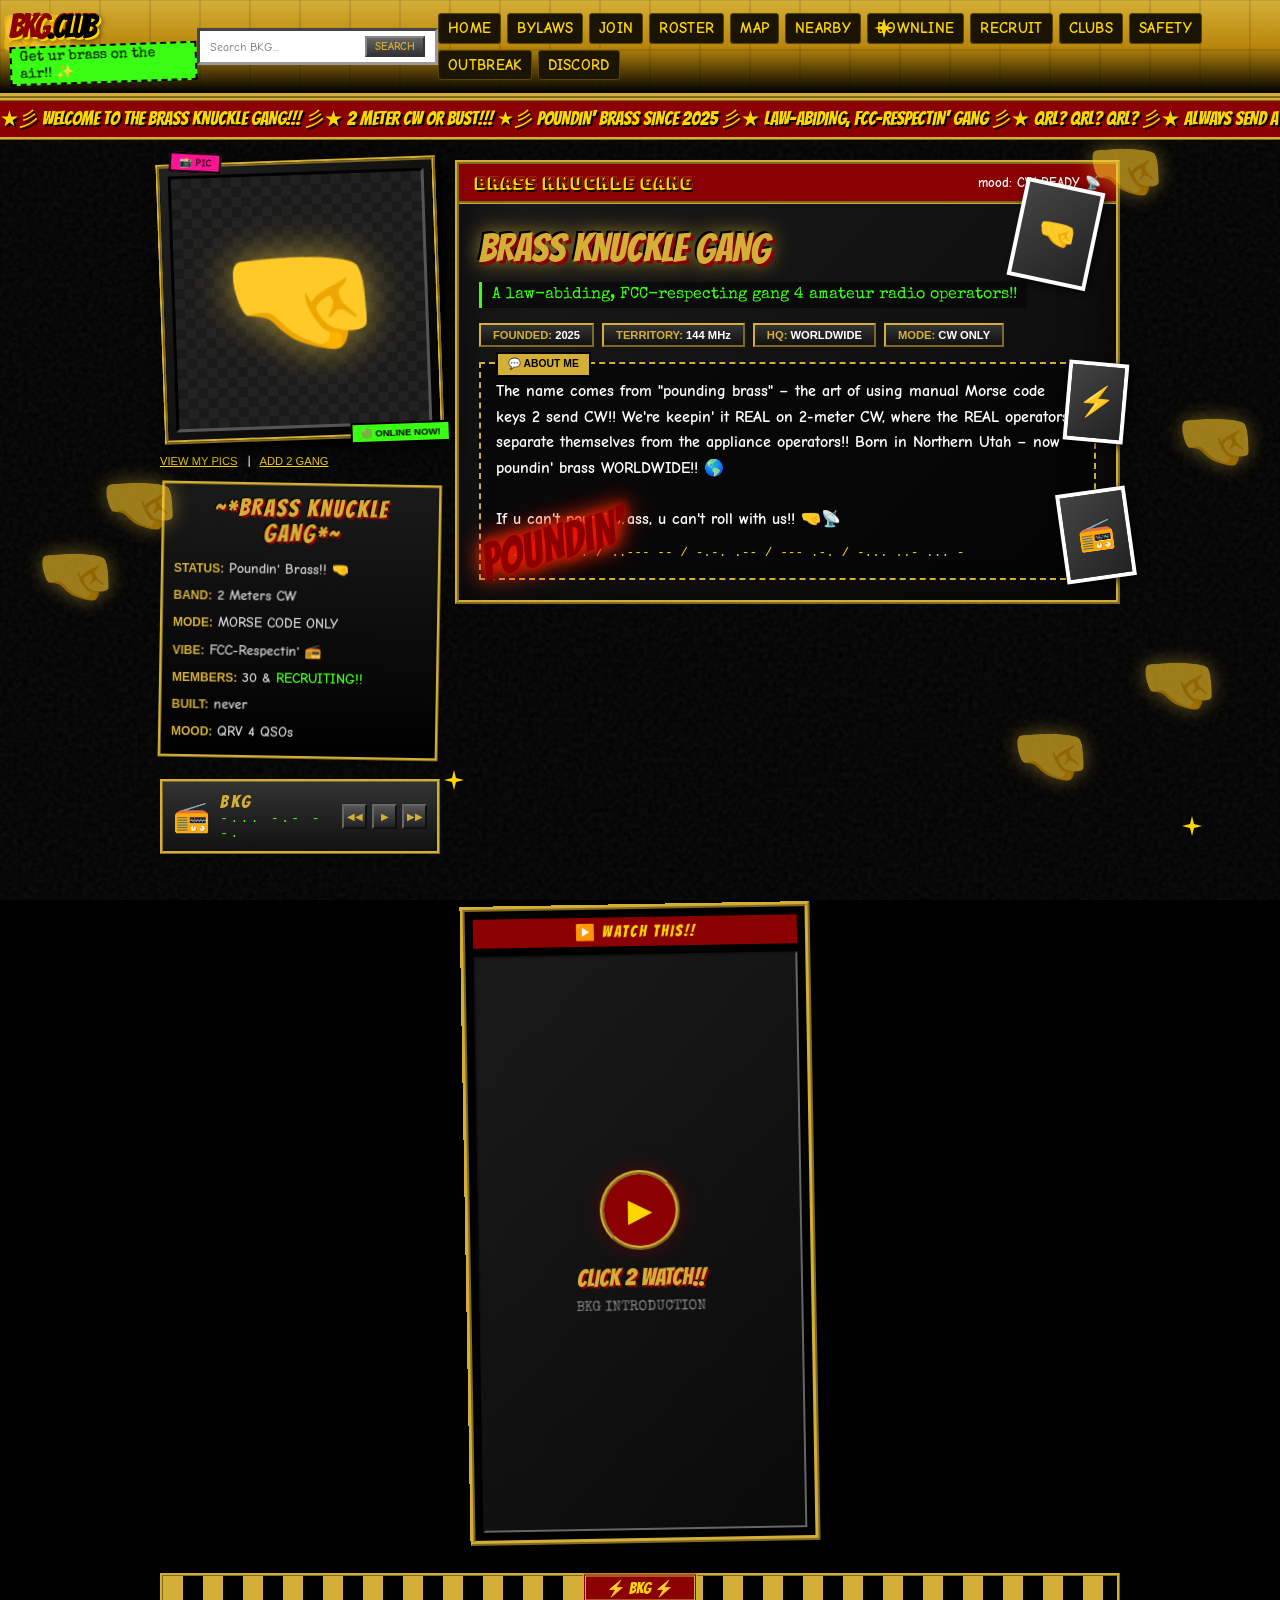
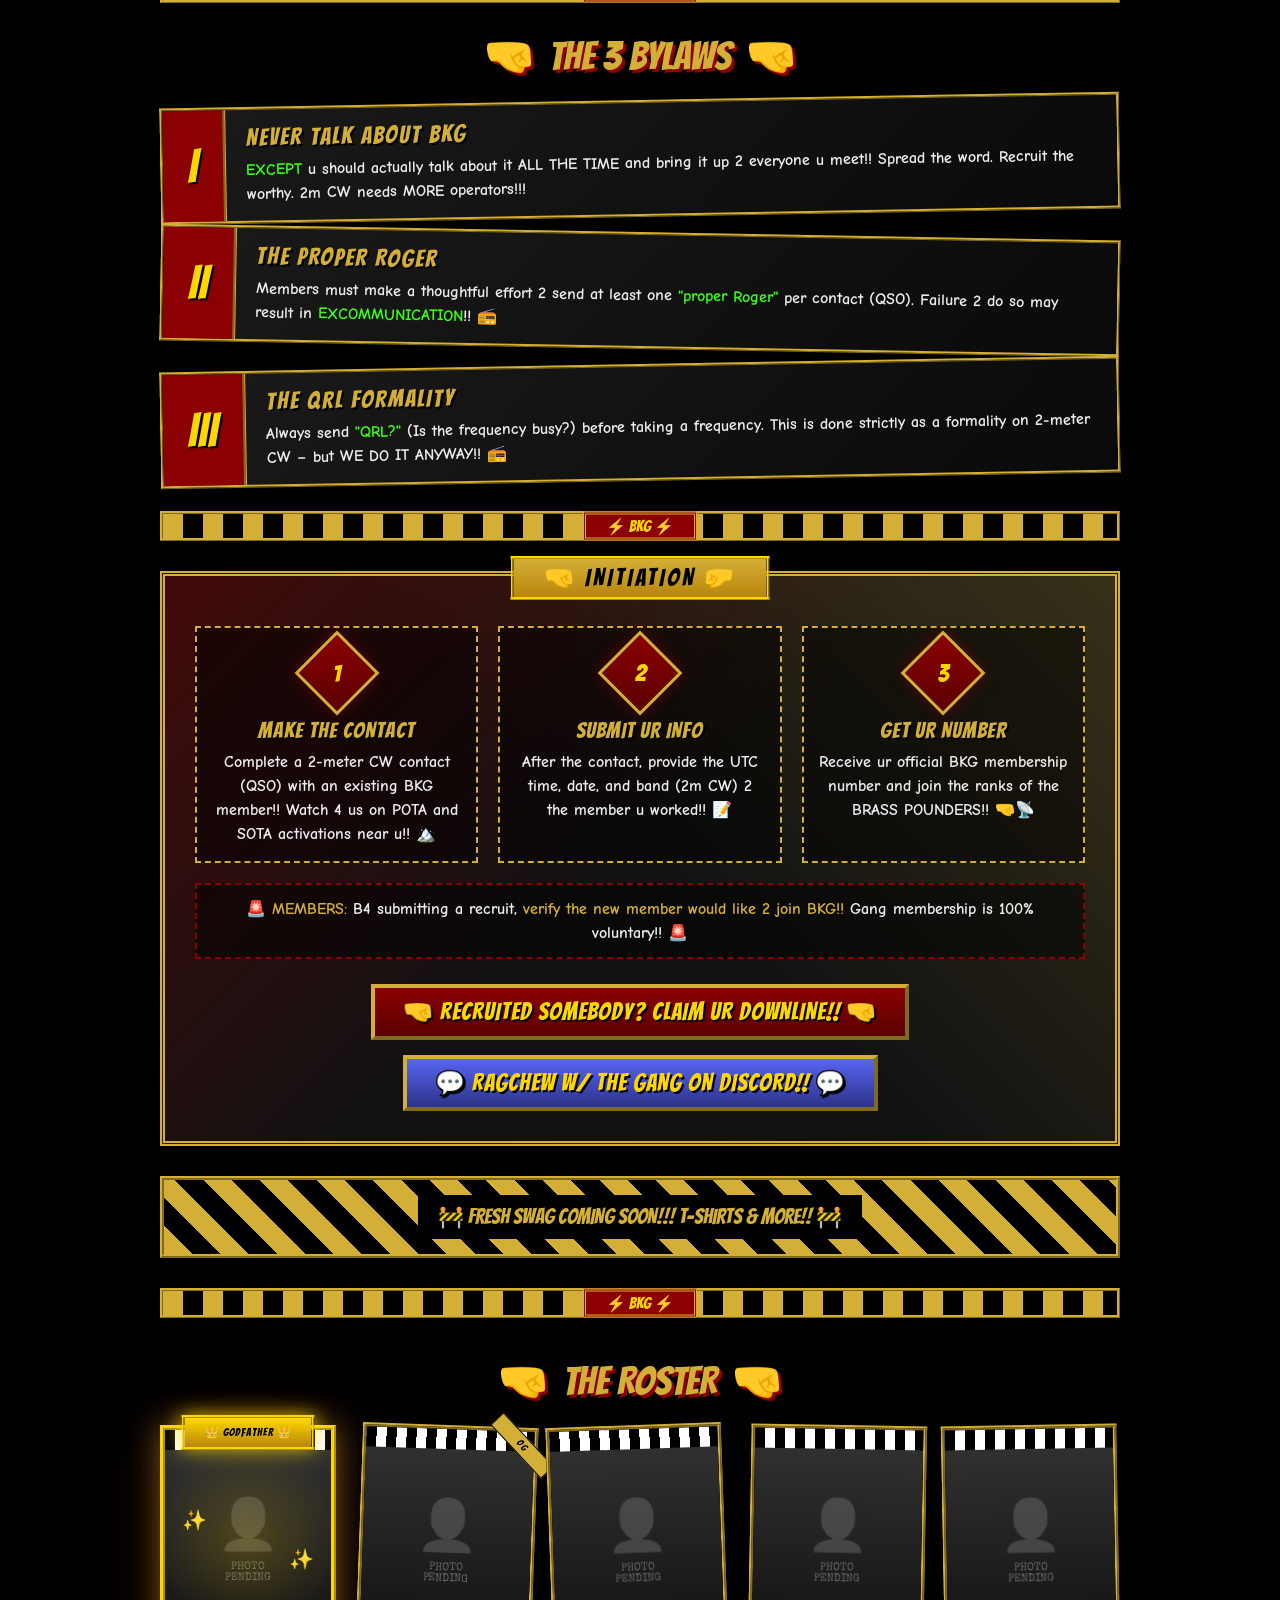
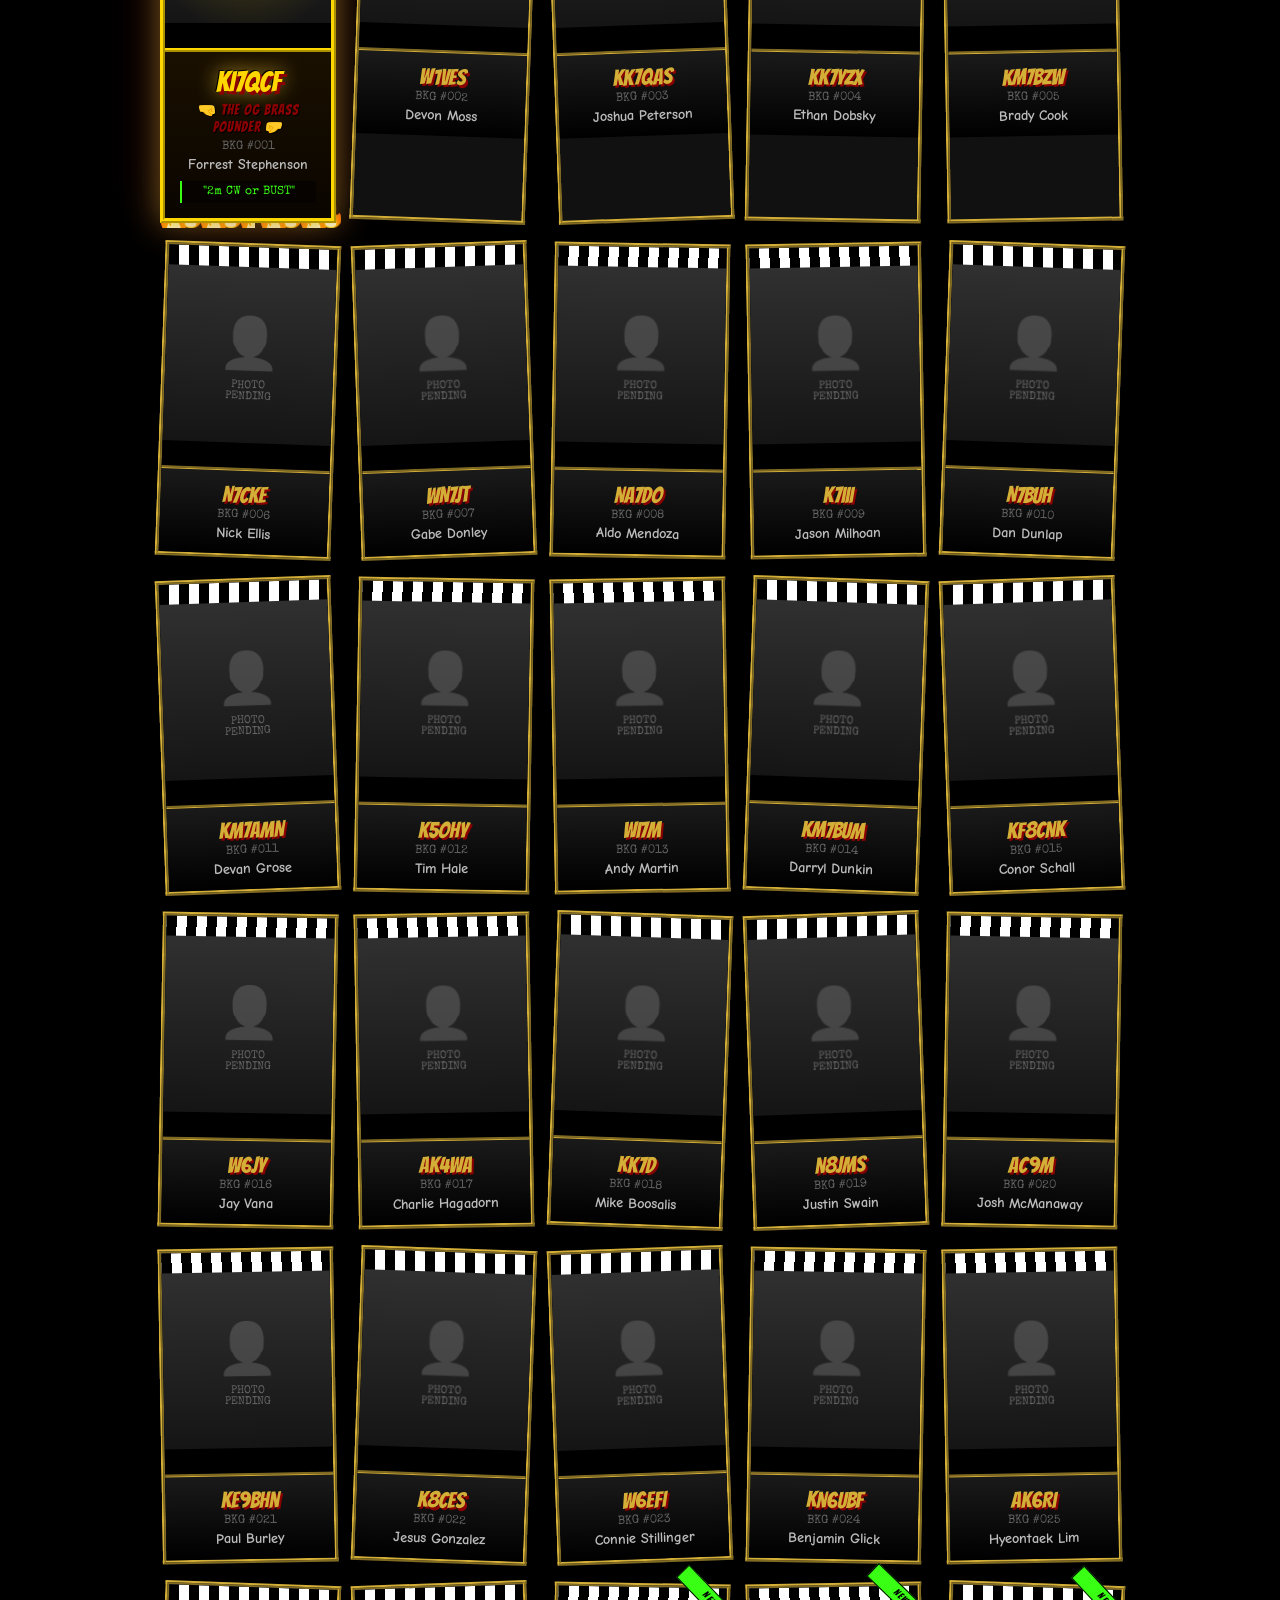
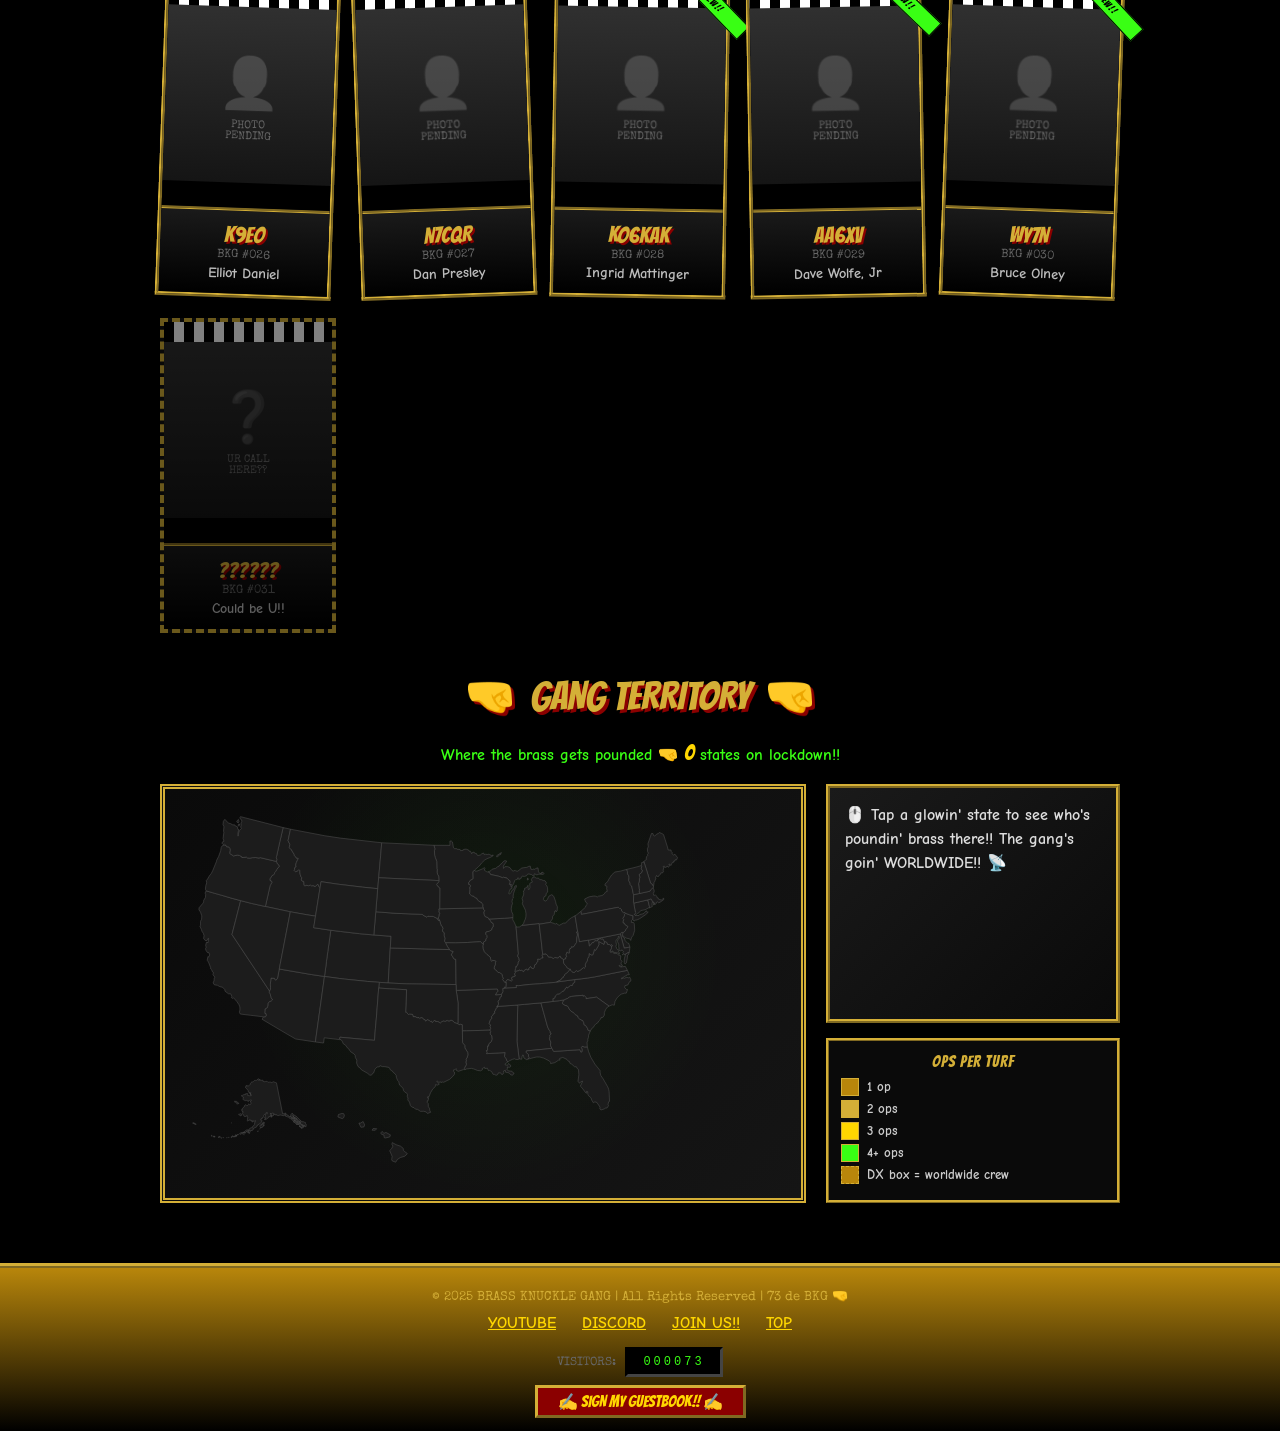
<file: index.html>
<!DOCTYPE html>
<html lang="en">
<head>
    <meta charset="UTF-8">
    <meta name="viewport" content="width=device-width, initial-scale=1.0">
    <title>~*~BrAsS kNuCkLe GaNg~*~ 2m CW oR BuSt!1!!</title>
    <link rel="icon" type="image/svg+xml" href="data:image/svg+xml,%3Csvg xmlns='http://www.w3.org/2000/svg' viewBox='0 0 32 32'%3E%3Cdefs%3E%3ClinearGradient id='brass' x1='0%25' y1='0%25' x2='0%25' y2='100%25'%3E%3Cstop offset='0%25' style='stop-color:%23FFD700'/%3E%3Cstop offset='50%25' style='stop-color:%23D4AF37'/%3E%3Cstop offset='100%25' style='stop-color:%23B8860B'/%3E%3C/linearGradient%3E%3C/defs%3E%3Ccircle cx='16' cy='16' r='15' fill='%231a0a00' stroke='%23D4AF37' stroke-width='2'/%3E%3Cellipse cx='9' cy='13' rx='4' ry='5' fill='none' stroke='url(%23brass)' stroke-width='2.5'/%3E%3Cellipse cx='23' cy='13' rx='4' ry='5' fill='none' stroke='url(%23brass)' stroke-width='2.5'/%3E%3Crect x='5' y='20' width='22' height='6' rx='2' fill='url(%23brass)'/%3E%3Crect x='5' y='16' width='22' height='5' fill='url(%23brass)'/%3E%3C/svg%3E">
    <link rel="preconnect" href="https://fonts.googleapis.com">
    <link rel="preconnect" href="https://fonts.gstatic.com" crossorigin>
    <link href="https://fonts.googleapis.com/css2?family=Bangers&family=Comic+Neue:wght@400;700&family=Bungee+Shade&family=Rubik+Glitch&family=Special+Elite&display=swap" rel="stylesheet">
    <style>
        :root {
            --brass: #D4AF37;
            --brass-light: #FFD700;
            --brass-dark: #B8860B;
            --black: #000000;
            --blood-red: #8B0000;
            --hot-pink: #FF1493;
            --lime: #39FF14;
        }

        * {
            margin: 0;
            padding: 0;
            box-sizing: border-box;
            cursor: url('data:image/svg+xml,<svg xmlns="http://www.w3.org/2000/svg" width="32" height="32" viewBox="0 0 32 32"><text y="24" font-size="24">🤜</text></svg>') 16 16, auto;
        }

        body {
            background: #000;
            color: #fff;
            font-family: 'Comic Neue', 'Comic Sans MS', 'Chalkboard SE', cursive;
            /* Comic Neue's bold is the body weight. Bangers, Special Elite and
               Bungee only ship one weight, so never fake-bold them. */
            font-weight: 700;
            font-synthesis: style;
            min-height: 100vh;
            overflow-x: hidden;
            position: relative;
        }

        /* Tiled background */
        .tiled-bg {
            position: fixed;
            top: 0;
            left: 0;
            width: 100%;
            height: 100%;
            z-index: -2;
            background: 
                url('data:image/svg+xml,<svg xmlns="http://www.w3.org/2000/svg" width="100" height="100" viewBox="0 0 100 100"><text x="50" y="60" text-anchor="middle" font-size="40" opacity="0.15" fill="%23D4AF37">🤜</text></svg>'),
                repeating-linear-gradient(
                    0deg,
                    %23000 0px,
                    %23000 2px,
                    %23111 2px,
                    %23111 4px
                );
            background-size: 100px 100px, 4px 4px;
        }

        /* Grunge overlay */
        .grunge-overlay {
            position: fixed;
            top: 0;
            left: 0;
            width: 100%;
            height: 100%;
            z-index: -1;
            background-image: url('data:image/svg+xml,<svg viewBox="0 0 200 200" xmlns="http://www.w3.org/2000/svg"><filter id="noise"><feTurbulence type="fractalNoise" baseFrequency="0.9" numOctaves="4" stitchTiles="stitch"/><feColorMatrix type="saturate" values="0"/></filter><rect width="100%" height="100%" filter="url(%23noise)" opacity="0.08"/></svg>');
            pointer-events: none;
        }

        /* Floating brass knuckles */
        .floating-knuckle {
            position: fixed;
            font-size: 60px;
            opacity: 0.6;
            animation: float 8s ease-in-out infinite;
            z-index: 1;
            filter: drop-shadow(0 0 10px rgba(212, 175, 55, 0.8));
            pointer-events: none;
        }

        .floating-knuckle:nth-child(1) { top: 10%; left: 5%; animation-delay: 0s; }
        .floating-knuckle:nth-child(2) { top: 30%; right: 8%; animation-delay: -2s; transform: scaleX(-1); }
        .floating-knuckle:nth-child(3) { top: 60%; left: 3%; animation-delay: -4s; }
        .floating-knuckle:nth-child(4) { bottom: 20%; right: 5%; animation-delay: -6s; transform: scaleX(-1); }
        .floating-knuckle:nth-child(5) { top: 45%; left: 92%; animation-delay: -1s; }
        .floating-knuckle:nth-child(6) { bottom: 40%; left: 8%; animation-delay: -3s; transform: scaleX(-1); }
        .floating-knuckle:nth-child(7) { top: 80%; right: 15%; animation-delay: -5s; }
        .floating-knuckle:nth-child(8) { top: 15%; left: 85%; animation-delay: -7s; transform: scaleX(-1); }

        @keyframes float {
            0%, 100% { transform: translateY(0) rotate(-5deg); }
            50% { transform: translateY(-20px) rotate(5deg); }
        }

        /* Sparkle effect */
        .sparkle {
            position: fixed;
            width: 20px;
            height: 20px;
            background: url('data:image/svg+xml,<svg xmlns="http://www.w3.org/2000/svg" viewBox="0 0 20 20"><polygon points="10,0 12,8 20,10 12,12 10,20 8,12 0,10 8,8" fill="%23FFD700"/></svg>');
            animation: sparkle 1.5s ease-in-out infinite;
            pointer-events: none;
            z-index: 100;
        }

        @keyframes sparkle {
            0%, 100% { opacity: 0; transform: scale(0.5) rotate(0deg); }
            50% { opacity: 1; transform: scale(1) rotate(180deg); }
        }

        /* Header - MySpace style */
        .header {
            background: linear-gradient(180deg, var(--brass) 0%, var(--brass-dark) 50%, #000 100%);
            padding: 10px;
            border-bottom: 5px ridge var(--brass);
            position: relative;
            overflow: hidden;
        }

        .header::before {
            content: '';
            position: absolute;
            top: 0;
            left: 0;
            right: 0;
            bottom: 0;
            background: url('data:image/svg+xml,<svg xmlns="http://www.w3.org/2000/svg" width="50" height="50"><rect width="50" height="50" fill="none" stroke="%23000" stroke-width="1" opacity="0.2"/></svg>');
            pointer-events: none;
        }

        .header-content {
            display: flex;
            justify-content: space-between;
            align-items: center;
            position: relative;
            z-index: 1;
        }

        .logo-area {
            display: flex;
            align-items: center;
            gap: 15px;
        }

        .logo-text {
            font-family: 'Bangers', cursive;
            font-size: 2rem;
            color: #000;
            text-shadow: 
                2px 2px 0 var(--brass-light),
                -1px -1px 0 var(--blood-red),
                3px 3px 5px rgba(0,0,0,0.5);
            letter-spacing: -2px;
        }

        .logo-text span {
            color: var(--blood-red);
            animation: colorPulse 0.5s infinite alternate;
        }

        @keyframes colorPulse {
            from { color: var(--blood-red); }
            to { color: #ff0000; }
        }

        .tagline {
            font-family: 'Special Elite', monospace;
            font-size: 0.9rem;
            color: #000;
            background: var(--lime);
            padding: 2px 8px;
            transform: rotate(-2deg);
            display: inline-block;
            border: 2px dashed #000;
        }

        .search-box {
            background: #fff;
            border: 3px inset #999;
            padding: 5px 10px;
            display: flex;
            gap: 5px;
        }

        .search-box input {
            border: none;
            font-family: 'Comic Neue', 'Comic Sans MS', 'Chalkboard SE', cursive;
            font-size: 12px;
            width: 150px;
        }

        .search-box button {
            background: linear-gradient(180deg, #666 0%, #333 100%);
            color: var(--brass);
            border: 2px outset #888;
            font-family: 'Comic Neue', 'Comic Sans MS', 'Chalkboard SE', cursive;
            font-size: 11px;
            font-weight: bold;
            cursor: pointer;
            padding: 2px 8px;
        }

        /* Chip links: gold on black so they stay readable where the header
           gradient runs to black, and big enough to tap. */
        .nav-links {
            display: flex;
            gap: 6px;
            font-size: 0.95rem;
            flex-wrap: wrap;
        }

        .nav-links a {
            color: var(--brass-light);
            text-decoration: none;
            font-weight: 700;
            background: #1a1400;
            border: 1px solid #5a4400;
            border-radius: 3px;
            padding: 5px 9px;
            line-height: 1.2;
            letter-spacing: 0.02em;
        }

        .nav-links a:hover {
            color: #fff;
            background: var(--blood-red);
            border-color: var(--brass);
        }

        /* Marquee banner */
        .marquee-container {
            background: var(--blood-red);
            border-top: 3px ridge var(--brass);
            border-bottom: 3px ridge var(--brass);
            overflow: hidden;
            padding: 5px 0;
        }

        .marquee-text {
            display: inline-block;
            white-space: nowrap;
            animation: marquee 15s linear infinite;
            font-family: 'Bangers', cursive;
            font-size: 1.2rem;
            color: var(--brass-light);
            text-shadow: 2px 2px 0 #000;
        }

        @keyframes marquee {
            0% { transform: translateX(100vw); }
            100% { transform: translateX(-100%); }
        }

        /* Main layout - chaotic MySpace style */
        .main-wrapper {
            max-width: 1000px;
            margin: 0 auto;
            padding: 20px;
            position: relative;
        }

        /* Profile section */
        .profile-grid {
            display: grid;
            grid-template-columns: 280px 1fr;
            gap: 15px;
            margin-bottom: 20px;
        }

        .left-column {
            position: relative;
        }

        /* Profile pic area with cutout effect */
        .profile-pic-container {
            background: linear-gradient(135deg, #222 0%, #000 100%);
            border: 4px ridge var(--brass);
            padding: 8px;
            position: relative;
            transform: rotate(-2deg);
            box-shadow: 5px 5px 0 #000, 8px 8px 20px rgba(0,0,0,0.8);
        }

        .profile-pic-container::before {
            content: '📸 PIC';
            position: absolute;
            top: -15px;
            left: 10px;
            background: var(--hot-pink);
            color: #000;
            font-family: 'Comic Neue', 'Comic Sans MS', 'Chalkboard SE', cursive;
            font-size: 10px;
            font-weight: bold;
            padding: 2px 8px;
            border: 2px solid #000;
            transform: rotate(5deg);
        }

        .profile-pic {
            width: 100%;
            aspect-ratio: 1;
            background: 
                repeating-conic-gradient(from 0deg, #1a1a1a 0deg 90deg, #222 90deg 180deg);
            background-size: 20px 20px;
            display: flex;
            align-items: center;
            justify-content: center;
            position: relative;
            border: 3px inset #555;
        }

        .brass-knuckle-img {
            font-size: 120px;
            filter: drop-shadow(0 0 20px rgba(212, 175, 55, 0.8));
            animation: pulse 2s ease-in-out infinite;
        }

        @keyframes pulse {
            0%, 100% { transform: scale(1); }
            50% { transform: scale(1.05); }
        }

        /* Profile info box */
        .profile-info-box {
            background: linear-gradient(180deg, #1a1a1a 0%, #000 100%);
            border: 3px ridge var(--brass);
            margin-top: 15px;
            padding: 10px;
            font-size: 0.85rem;
            transform: rotate(1deg);
        }

        .profile-name-header {
            font-family: 'Bangers', cursive;
            font-size: 1.5rem;
            color: var(--brass);
            text-shadow: 2px 2px 0 var(--blood-red), -1px -1px 0 #000;
            text-align: center;
            margin-bottom: 10px;
            letter-spacing: 2px;
        }

        .profile-stats {
            line-height: 2;
        }

        .profile-stats strong {
            color: var(--brass);
            font-family: 'Arial Black', sans-serif;
            font-size: 0.75rem;
        }

        .profile-stats span {
            color: #ccc;
            font-family: 'Comic Neue', 'Comic Sans MS', 'Chalkboard SE', cursive;
        }

        .blink {
            animation: blink 0.8s step-end infinite;
            color: var(--lime) !important;
        }

        @keyframes blink {
            50% { opacity: 0; }
        }

        /* Online now indicator */
        .online-indicator {
            position: absolute;
            bottom: -10px;
            right: -10px;
            background: var(--lime);
            color: #000;
            font-size: 0.6rem;
            font-weight: bold;
            padding: 3px 8px;
            border: 2px solid #000;
            font-family: 'Arial', sans-serif;
            animation: onlinePulse 1s infinite;
            z-index: 10;
        }

        @keyframes onlinePulse {
            0%, 100% { box-shadow: 0 0 5px var(--lime); }
            50% { box-shadow: 0 0 15px var(--lime), 0 0 25px var(--lime); }
        }

        /* View my pics / Add me links */
        .action-links {
            display: flex;
            gap: 10px;
            margin-top: 15px;
            font-size: 0.7rem;
        }

        .action-links a {
            color: var(--brass-light);
            text-decoration: underline;
            font-family: 'Arial', sans-serif;
            font-weight: normal;
        }

        /* Right column - main content */
        .right-column {
            position: relative;
        }

        .main-info-box {
            background: linear-gradient(135deg, #1a1a1a 0%, #0a0a0a 100%);
            border: 4px ridge var(--brass);
            position: relative;
            padding: 0;
            box-shadow: inset 0 0 50px rgba(0,0,0,0.8);
        }

        .info-header {
            background: var(--blood-red);
            padding: 8px 15px;
            display: flex;
            justify-content: space-between;
            align-items: center;
            border-bottom: 3px groove var(--brass);
        }

        .info-header-title {
            font-family: 'Bungee Shade', cursive;
            font-size: 1rem;
            color: var(--brass-light);
            text-shadow: 2px 2px 0 #000;
        }

        .mood-status {
            font-family: 'Comic Neue', 'Comic Sans MS', 'Chalkboard SE', cursive;
            font-size: 0.8rem;
            color: #fff;
        }

        .info-content {
            padding: 20px;
            position: relative;
        }

        /* Scattered cutout photos */
        .scattered-photo {
            position: absolute;
            border: 4px solid #fff;
            box-shadow: 3px 3px 10px rgba(0,0,0,0.8);
            background: #333;
            z-index: 10;
        }

        .scattered-photo.photo1 {
            width: 80px;
            height: 100px;
            top: -20px;
            right: 20px;
            transform: rotate(12deg);
        }

        .scattered-photo.photo2 {
            width: 70px;
            height: 90px;
            bottom: 20px;
            right: -15px;
            transform: rotate(-8deg);
        }

        .scattered-photo.photo3 {
            width: 60px;
            height: 80px;
            top: 40%;
            right: -10px;
            transform: rotate(5deg);
        }

        .photo-placeholder {
            width: 100%;
            height: 100%;
            display: flex;
            align-items: center;
            justify-content: center;
            background: linear-gradient(135deg, #444 0%, #222 100%);
            font-size: 30px;
        }

        .gang-title {
            font-family: 'Bangers', cursive;
            font-size: 2.5rem;
            color: var(--brass);
            text-shadow: 
                3px 3px 0 var(--blood-red),
                -2px -2px 0 #000,
                0 0 20px var(--brass);
            margin-bottom: 10px;
            animation: glow 1.5s ease-in-out infinite alternate;
            line-height: 1.2;
        }

        @keyframes glow {
            from { 
                text-shadow: 3px 3px 0 var(--blood-red), -2px -2px 0 #000, 0 0 10px var(--brass);
                filter: brightness(1);
            }
            to { 
                text-shadow: 3px 3px 0 var(--blood-red), -2px -2px 0 #000, 0 0 30px var(--brass), 0 0 50px var(--brass-dark);
                filter: brightness(1.2);
            }
        }

        .gang-subtitle {
            font-family: 'Special Elite', monospace;
            font-size: 1rem;
            color: var(--lime);
            margin-bottom: 15px;
            background: rgba(0,0,0,0.5);
            padding: 5px 10px;
            display: inline-block;
            border-left: 3px solid var(--lime);
        }

        .status-badges {
            display: flex;
            flex-wrap: wrap;
            gap: 8px;
            margin-bottom: 15px;
        }

        .badge {
            background: linear-gradient(180deg, #333 0%, #111 100%);
            border: 2px outset var(--brass);
            padding: 4px 12px;
            font-family: 'Arial Black', sans-serif;
            font-size: 0.7rem;
            color: #fff;
        }

        .badge strong {
            color: var(--brass);
        }

        .description-box {
            background: rgba(0,0,0,0.6);
            border: 2px dashed var(--brass);
            padding: 15px;
            font-family: 'Comic Neue', 'Comic Sans MS', 'Chalkboard SE', cursive;
            font-size: 1rem;
            line-height: 1.6;
            position: relative;
        }

        .description-box::before {
            content: '💬 ABOUT ME';
            position: absolute;
            top: -12px;
            left: 15px;
            background: var(--brass);
            color: #000;
            font-family: 'Arial Black', sans-serif;
            font-size: 0.65rem;
            padding: 2px 10px;
            border: 2px solid #000;
        }

        .morse-code {
            font-family: 'Courier New', monospace;
            font-weight: normal;
            color: var(--brass-light);
            font-size: 0.8rem;
            margin-top: 10px;
            word-break: break-all;
        }

        /* SMOKIN' style text */
        .smokin-text {
            font-family: 'Bangers', cursive;
            font-size: 3rem;
            color: var(--blood-red);
            text-shadow: 
                0 0 10px #ff0000,
                0 0 20px #ff6600,
                0 0 30px #ff0000,
                3px 3px 0 #000;
            position: absolute;
            bottom: 30px;
            left: 20px;
            transform: rotate(-15deg);
            animation: fireGlow 0.5s ease-in-out infinite alternate;
            z-index: 5;
        }

        @keyframes fireGlow {
            from { 
                text-shadow: 0 0 10px #ff0000, 0 0 20px #ff6600, 0 0 30px #ff0000, 3px 3px 0 #000;
            }
            to { 
                text-shadow: 0 0 20px #ff6600, 0 0 40px #ff0000, 0 0 60px #ff6600, 3px 3px 0 #000;
            }
        }

        /* Section dividers */
        .section-divider {
            height: 30px;
            background: repeating-linear-gradient(
                90deg,
                var(--brass) 0px,
                var(--brass) 20px,
                #000 20px,
                #000 40px
            );
            margin: 30px 0;
            border: 3px ridge var(--brass);
            position: relative;
        }

        .section-divider::after {
            content: '⚡ BKG ⚡';
            position: absolute;
            top: 50%;
            left: 50%;
            transform: translate(-50%, -50%);
            background: var(--blood-red);
            color: var(--brass-light);
            font-family: 'Bangers', cursive;
            font-size: 1rem;
            padding: 2px 20px;
            border: 3px double var(--brass);
        }

        /* Bylaws section */
        .bylaws-section {
            position: relative;
        }

        .section-title {
            font-family: 'Bangers', cursive;
            font-size: 2.5rem;
            color: var(--brass);
            text-shadow: 3px 3px 0 var(--blood-red), -2px -2px 0 #000;
            text-align: center;
            margin-bottom: 20px;
            position: relative;
        }

        .section-title::before,
        .section-title::after {
            content: '🤜';
            margin: 0 15px;
        }

        .bylaws-container {
            display: flex;
            flex-direction: column;
            gap: 15px;
        }

        .bylaw-card {
            background: linear-gradient(135deg, #1a1a1a 0%, #0a0a0a 100%);
            border: 3px ridge var(--brass);
            display: flex;
            position: relative;
            transform-origin: center;
            transition: transform 0.3s;
        }

        .bylaw-card:nth-child(odd) {
            transform: rotate(-1deg);
        }

        .bylaw-card:nth-child(even) {
            transform: rotate(1deg);
        }

        .bylaw-card:hover {
            transform: rotate(0deg) scale(1.02);
            box-shadow: 0 0 30px rgba(212, 175, 55, 0.5);
        }

        .bylaw-number {
            background: var(--blood-red);
            color: var(--brass-light);
            font-family: 'Bangers', cursive;
            font-size: 3rem;
            padding: 20px 25px;
            display: flex;
            align-items: center;
            justify-content: center;
            border-right: 3px groove var(--brass);
            text-shadow: 2px 2px 0 #000;
        }

        .bylaw-content {
            padding: 15px 20px;
            flex: 1;
        }

        .bylaw-title {
            font-family: 'Bangers', cursive;
            font-size: 1.5rem;
            color: var(--brass);
            text-shadow: 2px 2px 0 #000;
            margin-bottom: 8px;
            letter-spacing: 2px;
        }

        .bylaw-text {
            font-family: 'Comic Neue', 'Comic Sans MS', 'Chalkboard SE', cursive;
            font-size: 1rem;
            color: #ececec;
            line-height: 1.5;
        }

        .bylaw-text em {
            color: var(--lime);
            font-style: normal;
            font-weight: bold;
        }

        /* Join section */
        .join-section {
            background: 
                linear-gradient(135deg, rgba(139, 0, 0, 0.4) 0%, transparent 50%),
                linear-gradient(225deg, rgba(212, 175, 55, 0.2) 0%, transparent 50%),
                #111;
            border: 5px double var(--brass);
            padding: 30px;
            margin: 30px 0;
            position: relative;
        }

        .join-section::before {
            content: '🤜 INITIATION 🤛';
            position: absolute;
            top: -20px;
            left: 50%;
            transform: translateX(-50%);
            background: linear-gradient(180deg, var(--brass) 0%, var(--brass-dark) 100%);
            color: #000;
            font-family: 'Bangers', cursive;
            font-size: 1.5rem;
            padding: 5px 30px;
            border: 3px ridge var(--brass-light);
            letter-spacing: 3px;
            white-space: nowrap;
        }

        .join-steps {
            display: grid;
            grid-template-columns: repeat(3, 1fr);
            gap: 20px;
            margin-top: 20px;
        }

        .join-step {
            text-align: center;
            padding: 15px;
            background: rgba(0,0,0,0.5);
            border: 2px dashed var(--brass);
            position: relative;
        }

        .step-number {
            width: 60px;
            height: 60px;
            background: linear-gradient(135deg, var(--blood-red) 0%, #5a0000 100%);
            color: var(--brass-light);
            font-family: 'Bangers', cursive;
            font-size: 1.5rem;
            display: flex;
            align-items: center;
            justify-content: center;
            margin: 0 auto 15px;
            transform: rotate(45deg);
            border: 3px solid var(--brass);
            box-shadow: 0 0 15px rgba(139, 0, 0, 0.5);
        }

        .step-number span {
            transform: rotate(-45deg);
        }

        .step-title {
            font-family: 'Bangers', cursive;
            font-size: 1.4rem;
            letter-spacing: 1px;
            text-shadow: 2px 2px 0 #000;
            color: var(--brass);
            margin-bottom: 8px;
        }

        .step-desc {
            font-family: 'Comic Neue', 'Comic Sans MS', 'Chalkboard SE', cursive;
            font-size: 1rem;
            color: #ececec;
            line-height: 1.5;
        }

        .join-verify-note {
            margin-top: 20px;
            padding: 12px 18px;
            background: rgba(0,0,0,0.5);
            border: 2px dashed var(--blood-red);
            text-align: center;
            font-family: 'Comic Neue', 'Comic Sans MS', 'Chalkboard SE', cursive;
            font-size: 1rem;
            color: #ececec;
            line-height: 1.5;
        }

        .join-verify-note strong {
            color: var(--brass);
        }

        /* Roster section */
        .roster-section {
            margin: 40px 0;
        }

        .roster-grid {
            display: grid;
            grid-template-columns: repeat(auto-fill, minmax(160px, 1fr));
            gap: 20px;
        }

        .member-card {
            background: #111;
            border: 4px ridge var(--brass);
            text-align: center;
            position: relative;
            transition: all 0.3s;
            transform: rotate(var(--rotation, 0deg));
        }

        /* Rotation cycle — founder/ghost stay straight, others alternate */
        .member-card { --rotation: 0deg; }
        .member-card:nth-child(4n+2) { --rotation: 2deg; }
        .member-card:nth-child(4n+3) { --rotation: -2deg; }
        .member-card:nth-child(4n) { --rotation: 1deg; }
        .member-card:nth-child(4n+1) { --rotation: -1deg; }
        .member-card.founder-card { --rotation: 0deg; }
        .member-card.ghost { --rotation: 0deg; }

        .member-card:hover {
            transform: rotate(0deg) scale(1.1);
            z-index: 100;
            box-shadow: 0 0 40px rgba(212, 175, 55, 0.6);
        }

        .founder-badge {
            position: absolute;
            top: 5px;
            right: -35px;
            background: var(--blood-red);
            color: var(--brass-light);
            font-family: 'Bangers', cursive;
            font-size: 0.65rem;
            padding: 3px 35px;
            transform: rotate(45deg);
            letter-spacing: 1px;
            border: 1px solid var(--brass);
            z-index: 10;
        }

        .mugshot {
            width: 100%;
            aspect-ratio: 3/4;
            background: linear-gradient(180deg, #333 0%, #111 100%);
            display: flex;
            flex-direction: column;
            align-items: center;
            justify-content: center;
            position: relative;
            border-bottom: 3px groove var(--brass);
            overflow: hidden;
        }

        .mugshot::before {
            content: '';
            position: absolute;
            top: 0;
            left: 0;
            right: 0;
            height: 20px;
            background: repeating-linear-gradient(
                90deg,
                #000 0px,
                #000 10px,
                #fff 10px,
                #fff 20px
            );
            z-index: 2;
        }

        .mugshot::after {
            content: '';
            position: absolute;
            bottom: 0;
            left: 0;
            right: 0;
            height: 25px;
            background: #000;
            z-index: 2;
        }

        .mugshot-photo {
            position: absolute;
            inset: 0;
            width: 100%;
            height: 100%;
            object-fit: cover;
            object-position: center top;
            filter: grayscale(0.85) contrast(1.15) brightness(0.95);
            z-index: 1;
        }

        .mugshot-placeholder {
            color: #666;
            font-family: 'Special Elite', monospace;
            font-size: 0.7rem;
            text-transform: uppercase;
            text-align: center;
        }

        .mugshot-placeholder .icon {
            font-size: 50px;
            display: block;
            margin-bottom: 5px;
            filter: grayscale(1) opacity(0.5);
        }

        .member-info {
            padding: 12px;
            background: linear-gradient(180deg, #1a1a1a 0%, #000 100%);
        }

        .member-callsign {
            font-family: 'Bangers', cursive;
            font-size: 1.4rem;
            color: var(--brass);
            text-shadow: 2px 2px 0 var(--blood-red);
        }

        .member-number {
            font-family: 'Special Elite', monospace;
            font-size: 0.75rem;
            color: #666;
            margin-top: 3px;
        }

        .member-name {
            font-family: 'Comic Neue', 'Comic Sans MS', 'Chalkboard SE', cursive;
            font-size: 0.9rem;
            color: #bbb;
            margin-top: 3px;
        }

        /* Ghost member card */
        .member-card.ghost {
            opacity: 0.5;
            border-style: dashed;
        }

        .member-card.ghost:hover {
            opacity: 0.8;
        }

        /* Callsign links */
        .member-callsign {
            font-family: 'Bangers', cursive;
            font-size: 1.4rem;
            color: var(--brass);
            text-shadow: 2px 2px 0 var(--blood-red);
            text-decoration: none;
            display: block;
            transition: all 0.2s;
        }

        a.member-callsign:hover {
            color: var(--brass-light);
            text-shadow: 2px 2px 0 var(--blood-red), 0 0 10px var(--brass);
            transform: scale(1.05);
        }

        /* OG Badge for early members */
        .og-badge {
            position: absolute;
            top: 5px;
            right: -25px;
            background: var(--brass);
            color: #000;
            font-family: 'Bangers', cursive;
            font-size: 0.6rem;
            padding: 3px 30px;
            transform: rotate(45deg);
            letter-spacing: 1px;
            border: 1px solid #000;
            z-index: 10;
        }

        /* State OG Badge - earliest BKG member in each state */
        .state-og-badge {
            position: absolute;
            top: 5px;
            left: -30px;
            background: var(--blood-red);
            color: var(--brass);
            font-family: 'Bangers', cursive;
            font-size: 0.6rem;
            padding: 3px 30px;
            transform: rotate(-45deg);
            letter-spacing: 1px;
            border: 1px solid #000;
            z-index: 10;
            text-shadow: 1px 1px 0 #000;
        }

        /* NEW Badge for recent members */
        .new-badge {
            position: absolute;
            top: 5px;
            right: -30px;
            background: var(--lime);
            color: #000;
            font-family: 'Bangers', cursive;
            font-size: 0.6rem;
            padding: 3px 30px;
            transform: rotate(45deg);
            letter-spacing: 1px;
            border: 1px solid #000;
            z-index: 10;
            animation: newFlash 0.5s infinite alternate;
        }

        @keyframes newFlash {
            from { background: var(--lime); }
            to { background: #7fff00; box-shadow: 0 0 10px var(--lime); }
        }

        /* ====== FOUNDER CARD - MAXIMUM CHEESE ====== */
        .founder-card {
            grid-column: span 1;
            background: linear-gradient(135deg, #2a1a00 0%, #0a0500 100%) !important;
            border: 5px ridge var(--brass-light) !important;
            box-shadow: 
                0 0 30px rgba(212, 175, 55, 0.5),
                0 0 60px rgba(139, 0, 0, 0.3),
                inset 0 0 30px rgba(212, 175, 55, 0.1) !important;
            animation: founderPulse 2s ease-in-out infinite;
            position: relative;
            overflow: visible !important;
            transform: none !important;
        }

        @keyframes founderPulse {
            0%, 100% { 
                box-shadow: 
                    0 0 30px rgba(212, 175, 55, 0.5),
                    0 0 60px rgba(139, 0, 0, 0.3),
                    inset 0 0 30px rgba(212, 175, 55, 0.1);
            }
            50% { 
                box-shadow: 
                    0 0 50px rgba(212, 175, 55, 0.8),
                    0 0 80px rgba(139, 0, 0, 0.5),
                    0 0 100px rgba(255, 100, 0, 0.3),
                    inset 0 0 50px rgba(212, 175, 55, 0.2);
            }
        }

        .founder-card:hover {
            transform: scale(1.08) !important;
            z-index: 1000 !important;
        }

        .founder-card .founder-badge {
            position: absolute;
            top: -15px;
            left: 50%;
            transform: translateX(-50%);
            right: auto;
            background: linear-gradient(180deg, #ffd700 0%, #b8860b 100%);
            color: #000;
            font-family: 'Bangers', cursive;
            font-size: 0.7rem;
            padding: 8px 20px;
            border: 3px ridge var(--brass-light);
            letter-spacing: 1px;
            z-index: 20;
            white-space: nowrap;
            box-shadow: 0 0 20px rgba(255, 215, 0, 0.8);
            animation: crownGlow 1s ease-in-out infinite alternate;
        }

        @keyframes crownGlow {
            from { box-shadow: 0 0 20px rgba(255, 215, 0, 0.8); }
            to { box-shadow: 0 0 40px rgba(255, 215, 0, 1), 0 0 60px rgba(255, 100, 0, 0.5); }
        }

        .founder-mugshot {
            position: relative;
            border-bottom: 4px ridge var(--brass-light) !important;
        }

        .founder-glow {
            position: absolute;
            top: 0;
            left: 0;
            right: 0;
            bottom: 0;
            background: radial-gradient(circle at center, rgba(255, 215, 0, 0.2) 0%, transparent 70%);
            pointer-events: none;
            animation: glowPulse 2s ease-in-out infinite;
        }

        @keyframes glowPulse {
            0%, 100% { opacity: 0.5; }
            50% { opacity: 1; }
        }

        .founder-info {
            background: linear-gradient(180deg, #1a1000 0%, #0a0500 100%) !important;
            padding: 15px !important;
        }

        .founder-callsign {
            font-family: 'Bangers', cursive !important;
            font-size: 1.8rem !important;
            color: var(--brass-light) !important;
            text-shadow: 
                3px 3px 0 var(--blood-red),
                -1px -1px 0 #000,
                0 0 20px var(--brass) !important;
            animation: founderCallsignGlow 1s ease-in-out infinite alternate;
        }

        @keyframes founderCallsignGlow {
            from { text-shadow: 3px 3px 0 var(--blood-red), -1px -1px 0 #000, 0 0 10px var(--brass); }
            to { text-shadow: 3px 3px 0 var(--blood-red), -1px -1px 0 #000, 0 0 30px var(--brass), 0 0 50px var(--brass-light); }
        }

        .founder-title {
            font-family: 'Bangers', cursive;
            font-size: 0.9rem;
            color: var(--blood-red);
            text-shadow: 1px 1px 0 #000;
            margin: 5px 0;
            letter-spacing: 1px;
        }

        .founder-quote {
            font-family: 'Special Elite', monospace;
            font-size: 0.75rem;
            color: var(--lime);
            margin-top: 8px;
            padding: 5px;
            background: rgba(0,0,0,0.5);
            border-left: 2px solid var(--lime);
            animation: blink 1.5s step-end infinite;
        }

        /* Animated flames behind founder card */
        .founder-flames {
            position: absolute;
            bottom: -10px;
            left: -10px;
            right: -10px;
            height: 40px;
            background: 
                url('data:image/svg+xml,<svg xmlns="http://www.w3.org/2000/svg" viewBox="0 0 100 50"><text x="0" y="40" font-size="30">🔥</text><text x="20" y="35" font-size="25">🔥</text><text x="40" y="40" font-size="30">🔥</text><text x="60" y="35" font-size="25">🔥</text><text x="80" y="40" font-size="30">🔥</text></svg>');
            background-size: 100px 50px;
            animation: flames 0.3s infinite alternate;
            z-index: -1;
            filter: brightness(1.2);
        }

        @keyframes flames {
            from { transform: translateY(0) scaleY(1); }
            to { transform: translateY(-3px) scaleY(1.1); }
        }

        /* Sparks effect */
        .founder-sparks {
            position: absolute;
            top: 0;
            left: 0;
            right: 0;
            bottom: 0;
            pointer-events: none;
            overflow: hidden;
        }

        .founder-sparks::before,
        .founder-sparks::after {
            content: '✨';
            position: absolute;
            font-size: 20px;
            animation: sparkFloat 2s ease-in-out infinite;
        }

        .founder-sparks::before {
            top: 20%;
            left: 10%;
            animation-delay: 0s;
        }

        .founder-sparks::after {
            top: 30%;
            right: 10%;
            animation-delay: 1s;
        }

        @keyframes sparkFloat {
            0%, 100% { opacity: 0; transform: translateY(0) scale(0.5); }
            50% { opacity: 1; transform: translateY(-20px) scale(1); }
        }

        /* Construction banner */
        .construction-banner {
            background: repeating-linear-gradient(
                45deg,
                var(--brass) 0px,
                var(--brass) 20px,
                #000 20px,
                #000 40px
            );
            padding: 15px;
            margin: 30px 0;
            text-align: center;
            border: 4px ridge var(--brass);
        }

        .construction-inner {
            background: #000;
            padding: 10px 20px;
            display: inline-block;
        }

        .construction-text {
            font-family: 'Bangers', cursive;
            font-size: 1.3rem;
            color: var(--brass);
            animation: constructionFlash 0.5s infinite alternate;
        }

        @keyframes constructionFlash {
            from { color: var(--brass); }
            to { color: var(--lime); }
        }

        /* Video section */
        .video-section {
            margin: 30px 0;
            text-align: center;
        }

        .video-wrapper {
            max-width: 350px;
            margin: 0 auto;
            border: 5px ridge var(--brass);
            padding: 8px;
            background: #000;
            transform: rotate(-1deg);
            box-shadow: 8px 8px 0 rgba(0,0,0,0.5);
        }

        .video-wrapper::before {
            content: '▶️ WATCH THIS!!';
            display: block;
            background: var(--blood-red);
            color: var(--brass-light);
            font-family: 'Bangers', cursive;
            padding: 5px;
            margin-bottom: 8px;
            font-size: 1rem;
            letter-spacing: 2px;
        }

        .video-link {
            display: block;
            text-decoration: none;
        }

        .video-thumbnail {
            width: 100%;
            aspect-ratio: 9/16;
            background: 
                linear-gradient(135deg, #1a1a1a 0%, #0a0a0a 100%),
                repeating-linear-gradient(
                    0deg,
                    #111 0px,
                    #111 2px,
                    #1a1a1a 2px,
                    #1a1a1a 4px
                );
            display: flex;
            flex-direction: column;
            align-items: center;
            justify-content: center;
            border: 2px inset #666;
            cursor: pointer;
            transition: all 0.3s;
            position: relative;
        }

        .video-thumbnail:hover {
            background: linear-gradient(135deg, #2a1a00 0%, #1a0a00 100%);
            box-shadow: inset 0 0 30px rgba(212, 175, 55, 0.3);
        }

        .video-thumbnail:hover .play-button {
            transform: scale(1.2);
            box-shadow: 0 0 40px rgba(139, 0, 0, 0.8);
        }

        .play-button {
            width: 80px;
            height: 80px;
            background: var(--blood-red);
            border: 4px ridge var(--brass);
            border-radius: 50%;
            display: flex;
            align-items: center;
            justify-content: center;
            font-size: 2rem;
            color: var(--brass-light);
            margin-bottom: 15px;
            transition: all 0.3s;
            box-shadow: 0 0 20px rgba(139, 0, 0, 0.5);
        }

        .video-label {
            font-family: 'Bangers', cursive;
            font-size: 1.5rem;
            color: var(--brass);
            text-shadow: 2px 2px 0 var(--blood-red);
            animation: blink 1s step-end infinite;
        }

        .video-title {
            font-family: 'Special Elite', monospace;
            font-size: 0.9rem;
            color: #888;
            margin-top: 10px;
        }

        /* Music player fake */
        .music-player {
            background: linear-gradient(180deg, #333 0%, #111 100%);
            border: 3px ridge var(--brass);
            padding: 10px;
            margin: 20px 0;
            display: flex;
            align-items: center;
            gap: 10px;
        }

        .music-player-icon {
            font-size: 30px;
            animation: bounce 0.5s infinite alternate;
        }

        @keyframes bounce {
            from { transform: scale(1); }
            to { transform: scale(1.2); }
        }

        .music-player-text {
            flex: 1;
        }

        .music-player-title {
            font-family: 'Bangers', sans-serif;
            font-size: 1.1rem;
            color: var(--brass);
            letter-spacing: 3px;
        }

        .music-player-artist {
            font-family: 'Courier New', monospace;
            font-weight: normal;
            font-size: 0.85rem;
            color: var(--lime);
            letter-spacing: 2px;
        }

        .music-player-controls {
            display: flex;
            gap: 5px;
        }

        .music-player-controls button {
            background: linear-gradient(180deg, #555 0%, #222 100%);
            border: 2px outset #666;
            color: var(--brass);
            width: 25px;
            height: 25px;
            font-size: 10px;
            cursor: pointer;
        }

        /* Footer */
        .footer {
            background: linear-gradient(180deg, var(--brass-dark) 0%, #000 100%);
            border-top: 5px ridge var(--brass);
            padding: 20px;
            text-align: center;
        }

        .footer-text {
            font-family: 'Special Elite', monospace;
            color: var(--brass);
            font-size: 0.8rem;
            margin-bottom: 10px;
        }

        .footer-links {
            margin-bottom: 15px;
        }

        .footer-links a {
            color: var(--brass-light);
            font-family: 'Comic Neue', 'Comic Sans MS', 'Chalkboard SE', cursive;
            font-size: 1rem;
            margin: 0 10px;
            text-decoration: underline;
        }

        .visitor-counter {
            font-family: 'Special Elite', monospace;
            font-size: 0.75rem;
            color: #666;
        }

        .counter-display {
            background: #000;
            color: var(--lime);
            font-family: 'Courier New', monospace;
            font-weight: normal;
            padding: 5px 15px;
            border: 3px inset #444;
            display: inline-block;
            margin-left: 5px;
            letter-spacing: 3px;
        }

        .guestbook-link {
            margin-top: 15px;
        }

        .guestbook-link a {
            background: var(--blood-red);
            color: var(--brass-light);
            font-family: 'Bangers', cursive;
            padding: 5px 20px;
            border: 3px outset var(--brass);
            text-decoration: none;
            font-size: 1rem;
        }

        /* Responsive */
        @media (max-width: 768px) {
            .profile-grid {
                grid-template-columns: 1fr;
            }
            
            .join-steps {
                grid-template-columns: 1fr;
            }

            .gang-title {
                font-size: 1.8rem;
            }

            .header-content {
                flex-direction: column;
                gap: 10px;
            }

            /* Nav becomes its own black bar across the bottom of the header. */
            .nav-links {
                align-self: stretch;
                margin: 0 -10px -10px;
                padding: 8px 8px 10px;
                background: #000;
                border-top: 3px ridge var(--brass);
            }

            /* Phones have no margins for the knuckles to float in, so keep
               them small, faint and behind the text. */
            .floating-knuckle {
                font-size: 40px;
                opacity: 0.22;
                z-index: -1;
            }

            /* The INITIATION ribbon has to fit inside the box on a phone. */
            .join-section {
                padding: 22px 14px 16px;
            }

            .join-section::before {
                font-size: 1.3rem;
                padding: 5px 14px;
                letter-spacing: 2px;
            }

            .smokin-text {
                font-size: 2rem;
            }

            .scattered-photo {
                display: none;
            }
        }

        /* ===== Member / Territory Map ===== */
        .map-section {
            margin: 40px 0;
        }

        .map-subtitle {
            text-align: center;
            font-family: 'Comic Neue', 'Comic Sans MS', 'Chalkboard SE', cursive;
            color: var(--lime);
            font-weight: bold;
            margin-bottom: 20px;
        }

        .map-subtitle .map-count-num {
            color: var(--brass-light);
            font-family: 'Bangers', cursive;
            font-size: 1.4rem;
        }

        .map-wrapper {
            display: grid;
            grid-template-columns: minmax(0, 2.2fr) minmax(220px, 1fr);
            gap: 20px;
            align-items: stretch;
        }

        .map-container {
            background:
                radial-gradient(circle at 50% 40%, rgba(57, 255, 20, 0.06) 0%, transparent 60%),
                linear-gradient(135deg, #0a0a0a 0%, #151515 100%);
            border: 5px double var(--brass);
            padding: 15px;
            position: relative;
        }

        .us-map-svg {
            width: 100%;
            height: auto;
            display: block;
        }

        .us-state {
            fill: #1c1c1c;
            stroke: #555;
            stroke-width: 0.8;
            transition: fill 0.2s, filter 0.2s;
        }

        /* States with at least one BKG member glow by headcount tier */
        .us-state.has-members {
            stroke: var(--brass);
            stroke-width: 1.1;
            cursor: pointer;
        }

        .us-state.tier-1 { fill: var(--brass-dark); }
        .us-state.tier-2 { fill: var(--brass); }
        .us-state.tier-3 { fill: var(--brass-light); }
        .us-state.tier-4 {
            fill: var(--lime);
            filter: drop-shadow(0 0 6px rgba(57, 255, 20, 0.8));
        }

        .us-state.has-members:hover,
        .us-state.is-active {
            fill: var(--hot-pink);
            filter: drop-shadow(0 0 8px rgba(255, 20, 147, 0.9));
            stroke: var(--brass-light);
        }

        /* DX inset — the international crew shares one compact box in the
           empty corner of the map. Stays hidden until someone's out there. */
        .dx-inset {
            display: none;
        }

        .dx-inset.has-members {
            display: inline;
        }

        .dx-inset rect {
            stroke-dasharray: 7 4;
        }

        .dx-inset text {
            fill: #0a0a0a;
            stroke: none;
            font-family: 'Bangers', cursive;
            letter-spacing: 2px;
            pointer-events: none;
        }

        .dx-inset-title {
            font-size: 27px;
        }

        .dx-inset-sub {
            font-size: 13px;
            letter-spacing: 3px;
        }

        .map-sidebar {
            display: flex;
            flex-direction: column;
            gap: 15px;
        }

        .map-tooltip {
            flex: 1;
            background: linear-gradient(135deg, #1a1a1a 0%, #0a0a0a 100%);
            border: 4px ridge var(--brass);
            padding: 15px;
            min-height: 160px;
        }

        .map-info-default {
            color: #ddd;
            font-family: 'Comic Neue', 'Comic Sans MS', 'Chalkboard SE', cursive;
            font-size: 1rem;
            line-height: 1.5;
        }

        .map-info-state {
            font-family: 'Bangers', cursive;
            font-size: 1.8rem;
            color: var(--brass-light);
            text-shadow: 2px 2px 0 var(--blood-red), -1px -1px 0 #000;
            margin-bottom: 4px;
        }

        .map-info-count {
            color: var(--lime);
            font-weight: bold;
            font-size: 0.85rem;
            margin-bottom: 10px;
        }

        .map-member-list {
            list-style: none;
            display: flex;
            flex-direction: column;
            gap: 6px;
        }

        /* Country headers inside the DX member list */
        .map-country-label {
            font-family: 'Bangers', cursive;
            color: var(--lime);
            letter-spacing: 1px;
            margin-top: 4px;
        }

        .map-member-list li a {
            display: flex;
            justify-content: space-between;
            gap: 8px;
            background: #000;
            border: 2px groove var(--brass);
            padding: 5px 8px;
            text-decoration: none;
            transition: all 0.2s;
        }

        .map-member-list li a:hover {
            background: var(--blood-red);
            box-shadow: 0 0 12px rgba(212, 175, 55, 0.6);
        }

        .map-member-call {
            font-family: 'Bangers', cursive;
            letter-spacing: 1px;
            color: var(--brass-light);
        }

        .map-member-name {
            color: #ccc;
            font-size: 0.8rem;
            align-self: center;
        }

        .map-legend {
            background: #0a0a0a;
            border: 3px ridge var(--brass);
            padding: 12px;
        }

        .map-legend-title {
            font-family: 'Bangers', cursive;
            color: var(--brass);
            letter-spacing: 1px;
            margin-bottom: 8px;
            text-align: center;
        }

        .map-legend-row {
            display: flex;
            align-items: center;
            gap: 8px;
            font-size: 0.8rem;
            color: #ccc;
            margin: 4px 0;
        }

        .map-swatch {
            width: 18px;
            height: 18px;
            border: 1px solid var(--brass);
            display: inline-block;
            flex-shrink: 0;
        }

        .map-swatch.tier-1 { background: var(--brass-dark); }
        .map-swatch.tier-2 { background: var(--brass); }
        .map-swatch.tier-3 { background: var(--brass-light); }
        .map-swatch.tier-4 { background: var(--lime); }
        .map-swatch.dx { background: var(--brass-dark); border-style: dashed; }

        /* Top States leaderboard — matches the downline "kingpins" board */
        .leaderboard {
            background: linear-gradient(135deg, #2a1a00 0%, #0a0500 100%);
            border: 4px ridge var(--brass-light);
            box-shadow: 0 0 25px rgba(212, 175, 55, 0.3);
            padding: 16px;
            margin-top: 52px;
            max-width: 620px;
            margin-left: auto;
            margin-right: auto;
        }
        .leaderboard-title {
            font-family: 'Bangers', cursive;
            font-size: 1.5rem;
            color: var(--brass-light);
            text-shadow: 2px 2px 0 var(--blood-red);
            text-align: center;
            margin-bottom: 4px;
        }
        .leaderboard-crosslink {
            text-align: center;
            font-family: 'Special Elite', monospace;
            font-size: 0.8rem;
            margin-bottom: 12px;
        }
        .leaderboard-crosslink a { color: var(--brass-light); }
        .leader-row {
            display: flex;
            align-items: center;
            gap: 10px;
            padding: 6px 8px;
            border-bottom: 1px dashed rgba(212, 175, 55, 0.3);
            cursor: pointer;
        }
        .leader-row:last-child { border-bottom: none; }
        .leader-row:hover { background: rgba(212, 175, 55, 0.08); }
        .leader-rank { font-family: 'Bangers', cursive; font-size: 1.3rem; color: var(--brass); width: 44px; }
        .leader-abbr { font-family: 'Bangers', cursive; font-size: 1.2rem; color: var(--brass-light); }
        .leader-name { font-family: 'Comic Neue', 'Comic Sans MS', 'Chalkboard SE', cursive; font-size: 0.9rem; color: #bbb; flex: 1; }
        .leader-count {
            font-family: 'Special Elite', monospace;
            font-size: 0.8rem;
            color: #000;
            background: var(--lime);
            padding: 2px 10px;
            border: 2px solid #000;
            white-space: nowrap;
        }

        @media (max-width: 768px) {
            .map-wrapper {
                grid-template-columns: 1fr;
            }
        }

    </style>
</head>
<body>
    <!-- Backgrounds -->
    <div class="tiled-bg"></div>
    <div class="grunge-overlay"></div>

    <!-- Floating brass knuckles -->
    <div class="floating-knuckle">🤜</div>
    <div class="floating-knuckle">🤛</div>
    <div class="floating-knuckle">🤜</div>
    <div class="floating-knuckle">🤛</div>
    <div class="floating-knuckle">🤜</div>
    <div class="floating-knuckle">🤛</div>
    <div class="floating-knuckle">🤜</div>
    <div class="floating-knuckle">🤛</div>

    <!-- Header -->
    <header class="header">
        <div class="header-content">
            <div class="logo-area">
                <div>
                    <div class="logo-text"><span>BKG</span>.club</div>
                    <div class="tagline">Get ur brass on the air!! ✨</div>
                </div>
            </div>
            <div class="search-box">
                <input type="text" placeholder="Search BKG...">
                <button>SEARCH</button>
            </div>
            <nav class="nav-links">
                <a href="#home">HOME</a>
                <a href="#bylaws">BYLAWS</a>
                <a href="#join">JOIN</a>
                <a href="#roster">ROSTER</a>
                <a href="#map">MAP</a>
                <a href="nearby.html">NEARBY</a>
                <a href="tree.html">DOWNLINE</a>
                <a href="recruit.html">RECRUIT</a>
                <a href="clubs.html">CLUBS</a>
                <a href="safety.html">SAFETY</a>
                <a href="outbreak.html">OUTBREAK</a>
                <a href="https://discord.gg/wDs5dth22k" target="_blank" rel="noopener">DISCORD</a>
            </nav>
        </div>
    </header>

    <!-- Marquee -->
    <div class="marquee-container">
        <div class="marquee-text">
            ★彡 WELCOME TO THE BRASS KNUCKLE GANG!!! 彡★ 2 METER CW OR BUST!!! ★彡 POUNDIN' BRASS SINCE 2025 彡★ LAW-ABIDING, FCC-RESPECTIN' GANG 彡★ QRL? QRL? QRL? 彡★ ALWAYS SEND A PROPER ROGER!!! 彡★ BRASS POUNDERS WORLDWIDE!!! 彡★ 144 MHz IS OUR TERRITORY 彡★ WELCOME TO THE BRASS KNUCKLE GANG!!! 彡★
        </div>
    </div>

    <!-- Main Content -->
    <main class="main-wrapper">
        <!-- Profile Grid -->
        <div class="profile-grid" id="home">
            <!-- Left Column -->
            <div class="left-column">
                <div class="profile-pic-container">
                    <div class="profile-pic">
                        <div class="brass-knuckle-img">🤜</div>
                    </div>
                    <div class="online-indicator">🟢 ONLINE NOW!</div>
                </div>

                <div class="action-links">
                    <a href="#roster">VIEW MY PICS</a> |
                    <a href="recruit.html">ADD 2 GANG</a>
                </div>

                <div class="profile-info-box">
                    <div class="profile-name-header">~*BRASS KNUCKLE GANG*~</div>
                    <div class="profile-stats">
                        <strong>STATUS:</strong> <span>Poundin' Brass!! 🤜</span><br>
                        <strong>BAND:</strong> <span>2 Meters CW</span><br>
                        <strong>MODE:</strong> <span>MORSE CODE ONLY</span><br>
                        <strong>VIBE:</strong> <span>FCC-Respectin' 📻</span><br>
                        <strong>MEMBERS:</strong> <span><!-- MEMBER_COUNT:START -->30<!-- MEMBER_COUNT:END --> & <span class="blink">RECRUITING!!</span></span><br>
                        <strong>BUILT:</strong> <span><!-- BUILD_TIME:START -->never<!-- BUILD_TIME:END --></span><br>
                        <strong>MOOD:</strong> <span>QRV 4 QSOs</span>
                    </div>
                </div>

                <!-- CW Player -->
                <div class="music-player">
                    <div class="music-player-icon">📻</div>
                    <div class="music-player-text">
                        <div class="music-player-title">BKG</div>
                        <div class="music-player-artist">-... -.- --.</div>
                    </div>
                    <div class="music-player-controls">
                        <button>◀◀</button>
                        <button id="playBtn">▶</button>
                        <button>▶▶</button>
                    </div>
                </div>
            </div>

            <!-- Right Column -->
            <div class="right-column">
                <div class="main-info-box">
                    <div class="info-header">
                        <div class="info-header-title">BRASS KNUCKLE GANG</div>
                        <div class="mood-status">mood: CW READY 📡</div>
                    </div>
                    
                    <div class="info-content">
                        <!-- Scattered photos -->
                        <div class="scattered-photo photo1">
                            <div class="photo-placeholder">🤜</div>
                        </div>
                        <div class="scattered-photo photo2">
                            <div class="photo-placeholder">📻</div>
                        </div>
                        <div class="scattered-photo photo3">
                            <div class="photo-placeholder">⚡</div>
                        </div>

                        <h1 class="gang-title">BRASS KNUCKLE GANG</h1>
                        <p class="gang-subtitle">A law-abiding, FCC-respecting gang 4 amateur radio operators!!</p>

                        <div class="status-badges">
                            <div class="badge"><strong>FOUNDED:</strong> 2025</div>
                            <div class="badge"><strong>TERRITORY:</strong> 144 MHz</div>
                            <div class="badge"><strong>HQ:</strong> WORLDWIDE</div>
                            <div class="badge"><strong>MODE:</strong> CW ONLY</div>
                        </div>

                        <div class="description-box">
                            The name comes from "pounding brass" – the art of using manual Morse code keys 2 send CW!!
                            We're keepin' it REAL on 2-meter CW, where the REAL operators separate themselves from the appliance operators!!
                            Born in Northern Utah – now poundin' brass WORLDWIDE!! 🌎
                            <br><br>
                            If u can't pound brass, u can't roll with us!! 🤜📡
                            <div class="morse-code">
                                -... -.- --. / ..--- -- / -.-. .-- / --- .-. / -... ..- ... -
                            </div>
                        </div>

                        <div class="smokin-text">POUNDIN'</div>
                    </div>
                </div>
            </div>
        </div>

        <!-- Video Section -->
        <div class="video-section">
            <div class="video-wrapper">
                <a href="https://youtube.com/shorts/2ZWex-8fG6M" target="_blank" class="video-link">
                    <div class="video-thumbnail">
                        <div class="play-button">▶</div>
                        <div class="video-label">CLICK 2 WATCH!!</div>
                        <div class="video-title">BKG INTRODUCTION</div>
                    </div>
                </a>
            </div>
        </div>

        <!-- Section Divider -->
        <div class="section-divider"></div>

        <!-- Bylaws Section -->
        <section class="bylaws-section" id="bylaws">
            <h2 class="section-title">THE 3 BYLAWS</h2>
            
            <div class="bylaws-container">
                <div class="bylaw-card">
                    <div class="bylaw-number">I</div>
                    <div class="bylaw-content">
                        <h3 class="bylaw-title">NEVER TALK ABOUT BKG</h3>
                        <p class="bylaw-text">
                            <em>EXCEPT</em> u should actually talk about it ALL THE TIME and bring it up 2 everyone u meet!! 
                            Spread the word. Recruit the worthy. 2m CW needs MORE operators!!!
                        </p>
                    </div>
                </div>

                <div class="bylaw-card">
                    <div class="bylaw-number">II</div>
                    <div class="bylaw-content">
                        <h3 class="bylaw-title">THE PROPER ROGER</h3>
                        <p class="bylaw-text">
                            Members must make a thoughtful effort 2 send at least one <em>"proper Roger"</em> per contact (QSO). 
                            Failure 2 do so may result in <em>EXCOMMUNICATION</em>!! 📻
                        </p>
                    </div>
                </div>

                <div class="bylaw-card">
                    <div class="bylaw-number">III</div>
                    <div class="bylaw-content">
                        <h3 class="bylaw-title">THE QRL FORMALITY</h3>
                        <p class="bylaw-text">
                            Always send <em>"QRL?"</em> (Is the frequency busy?) before taking a frequency. 
                            This is done strictly as a formality on 2-meter CW – but WE DO IT ANYWAY!! 📻
                        </p>
                    </div>
                </div>
            </div>
        </section>

        <!-- Section Divider -->
        <div class="section-divider"></div>

        <!-- Join Section -->
        <section class="join-section" id="join">
            <div class="join-steps">
                <div class="join-step">
                    <div class="step-number"><span>1</span></div>
                    <h3 class="step-title">MAKE THE CONTACT</h3>
                    <p class="step-desc">Complete a 2-meter CW contact (QSO) with an existing BKG member!! Watch 4 us on POTA and SOTA activations near u!! 🏔️</p>
                </div>

                <div class="join-step">
                    <div class="step-number"><span>2</span></div>
                    <h3 class="step-title">SUBMIT UR INFO</h3>
                    <p class="step-desc">After the contact, provide the UTC time, date, and band (2m CW) 2 the member u worked!! 📝</p>
                </div>

                <div class="join-step">
                    <div class="step-number"><span>3</span></div>
                    <h3 class="step-title">GET UR NUMBER</h3>
                    <p class="step-desc">Receive ur official BKG membership number and join the ranks of the BRASS POUNDERS!! 🤜📡</p>
                </div>
            </div>

            <div class="join-verify-note">
                🚨 <strong>MEMBERS:</strong> B4 submitting a recruit, <strong>verify the new member would like 2 join BKG!!</strong> Gang membership is 100% voluntary!! 🚨
            </div>
          
            <div style="text-align:center; margin-top:25px;">
                <a href="recruit.html" style="display:inline-block; font-family:'Bangers',cursive; font-size:1.5rem; letter-spacing:1px; color:var(--brass-light); background:linear-gradient(180deg,var(--blood-red) 0%,#5a0000 100%); border:4px outset var(--brass); padding:10px 28px; text-decoration:none; text-shadow:2px 2px 0 #000;">🤜 RECRUITED SOMEBODY? CLAIM UR DOWNLINE!! 🤜</a>
            </div>

            <div style="text-align:center; margin-top:15px;">
                <a href="https://discord.gg/wDs5dth22k" target="_blank" rel="noopener" style="display:inline-block; font-family:'Bangers',cursive; font-size:1.5rem; letter-spacing:1px; color:var(--brass-light); background:linear-gradient(180deg,#5865F2 0%,#2c3388 100%); border:4px outset var(--brass); padding:10px 28px; text-decoration:none; text-shadow:2px 2px 0 #000;">💬 RAGCHEW W/ THE GANG ON DISCORD!! 💬</a>
            </div>
        </section>

        <!-- Construction Banner -->
        <div class="construction-banner">
            <div class="construction-inner">
                <span class="construction-text">🚧 FRESH SWAG COMING SOON!!! T-SHIRTS & MORE!! 🚧</span>
            </div>
        </div>

        <!-- Section Divider -->
        <div class="section-divider"></div>

        <!-- Roster Section -->
        <section class="roster-section" id="roster">
            <h2 class="section-title">THE ROSTER</h2>

            <div class="roster-grid">
                <!-- ROSTER:START - auto-generated by scripts/build-roster.py from Google Sheet -->
                <!-- FOUNDER - KI7QCF - THE OG BRASS POUNDER -->
                <div class="member-card founder-card">
                    <div class="founder-badge">👑 GODFATHER 👑</div>
                    <div class="founder-flames"></div>
                    <div class="mugshot founder-mugshot">
                        <div class="mugshot-placeholder">
                            <span class="icon">👤</span>
                            PHOTO<br>PENDING
                        </div>
                        <div class="founder-glow"></div>
                    </div>
                    <div class="member-info founder-info">
                        <a href="https://www.qrz.com/db/KI7QCF" target="_blank" class="member-callsign founder-callsign">KI7QCF</a>
                        <div class="founder-title">🤜 THE OG BRASS POUNDER 🤛</div>
                        <div class="member-number">BKG #001</div>
                        <div class="member-name">Forrest Stephenson</div>
                        <div class="founder-quote">"2m CW or BUST"</div>
                    </div>
                    <div class="founder-sparks"></div>
                </div>

                <!-- W1VES -->
                <div class="member-card">
                    <div class="og-badge">OG</div>
                    <div class="mugshot">
                        <div class="mugshot-placeholder">
                            <span class="icon">👤</span>
                            PHOTO<br>PENDING
                        </div>
                    </div>
                    <div class="member-info">
                        <a href="https://www.qrz.com/db/W1VES" target="_blank" class="member-callsign">W1VES</a>
                        <div class="member-number">BKG #002</div>
                        <div class="member-name">Devon Moss</div>
                    </div>
                </div>

                <!-- KK7QAS -->
                <div class="member-card">
                    <div class="mugshot">
                        <div class="mugshot-placeholder">
                            <span class="icon">👤</span>
                            PHOTO<br>PENDING
                        </div>
                    </div>
                    <div class="member-info">
                        <a href="https://www.qrz.com/db/KK7QAS" target="_blank" class="member-callsign">KK7QAS</a>
                        <div class="member-number">BKG #003</div>
                        <div class="member-name">Joshua Peterson</div>
                    </div>
                </div>

                <!-- KK7YZX -->
                <div class="member-card">
                    <div class="mugshot">
                        <div class="mugshot-placeholder">
                            <span class="icon">👤</span>
                            PHOTO<br>PENDING
                        </div>
                    </div>
                    <div class="member-info">
                        <a href="https://www.qrz.com/db/KK7YZX" target="_blank" class="member-callsign">KK7YZX</a>
                        <div class="member-number">BKG #004</div>
                        <div class="member-name">Ethan Dobsky</div>
                    </div>
                </div>

                <!-- KM7BZW -->
                <div class="member-card">
                    <div class="mugshot">
                        <div class="mugshot-placeholder">
                            <span class="icon">👤</span>
                            PHOTO<br>PENDING
                        </div>
                    </div>
                    <div class="member-info">
                        <a href="https://www.qrz.com/db/KM7BZW" target="_blank" class="member-callsign">KM7BZW</a>
                        <div class="member-number">BKG #005</div>
                        <div class="member-name">Brady Cook</div>
                    </div>
                </div>

                <!-- N7CKE -->
                <div class="member-card">
                    <div class="mugshot">
                        <div class="mugshot-placeholder">
                            <span class="icon">👤</span>
                            PHOTO<br>PENDING
                        </div>
                    </div>
                    <div class="member-info">
                        <a href="https://www.qrz.com/db/N7CKE" target="_blank" class="member-callsign">N7CKE</a>
                        <div class="member-number">BKG #006</div>
                        <div class="member-name">Nick Ellis</div>
                    </div>
                </div>

                <!-- WN7JT -->
                <div class="member-card">
                    <div class="mugshot">
                        <div class="mugshot-placeholder">
                            <span class="icon">👤</span>
                            PHOTO<br>PENDING
                        </div>
                    </div>
                    <div class="member-info">
                        <a href="https://www.qrz.com/db/WN7JT" target="_blank" class="member-callsign">WN7JT</a>
                        <div class="member-number">BKG #007</div>
                        <div class="member-name">Gabe Donley</div>
                    </div>
                </div>

                <!-- NA7DO -->
                <div class="member-card">
                    <div class="mugshot">
                        <div class="mugshot-placeholder">
                            <span class="icon">👤</span>
                            PHOTO<br>PENDING
                        </div>
                    </div>
                    <div class="member-info">
                        <a href="https://www.qrz.com/db/NA7DO" target="_blank" class="member-callsign">NA7DO</a>
                        <div class="member-number">BKG #008</div>
                        <div class="member-name">Aldo Mendoza</div>
                    </div>
                </div>

                <!-- K7III -->
                <div class="member-card">
                    <div class="mugshot">
                        <div class="mugshot-placeholder">
                            <span class="icon">👤</span>
                            PHOTO<br>PENDING
                        </div>
                    </div>
                    <div class="member-info">
                        <a href="https://www.qrz.com/db/K7III" target="_blank" class="member-callsign">K7III</a>
                        <div class="member-number">BKG #009</div>
                        <div class="member-name">Jason Milhoan</div>
                    </div>
                </div>

                <!-- N7BUH -->
                <div class="member-card">
                    <div class="mugshot">
                        <div class="mugshot-placeholder">
                            <span class="icon">👤</span>
                            PHOTO<br>PENDING
                        </div>
                    </div>
                    <div class="member-info">
                        <a href="https://www.qrz.com/db/N7BUH" target="_blank" class="member-callsign">N7BUH</a>
                        <div class="member-number">BKG #010</div>
                        <div class="member-name">Dan Dunlap</div>
                    </div>
                </div>

                <!-- KM7AMN -->
                <div class="member-card">
                    <div class="mugshot">
                        <div class="mugshot-placeholder">
                            <span class="icon">👤</span>
                            PHOTO<br>PENDING
                        </div>
                    </div>
                    <div class="member-info">
                        <a href="https://www.qrz.com/db/KM7AMN" target="_blank" class="member-callsign">KM7AMN</a>
                        <div class="member-number">BKG #011</div>
                        <div class="member-name">Devan Grose</div>
                    </div>
                </div>

                <!-- K5OHY -->
                <div class="member-card">
                    <div class="mugshot">
                        <div class="mugshot-placeholder">
                            <span class="icon">👤</span>
                            PHOTO<br>PENDING
                        </div>
                    </div>
                    <div class="member-info">
                        <a href="https://www.qrz.com/db/K5OHY" target="_blank" class="member-callsign">K5OHY</a>
                        <div class="member-number">BKG #012</div>
                        <div class="member-name">Tim Hale</div>
                    </div>
                </div>

                <!-- WI7M -->
                <div class="member-card">
                    <div class="mugshot">
                        <div class="mugshot-placeholder">
                            <span class="icon">👤</span>
                            PHOTO<br>PENDING
                        </div>
                    </div>
                    <div class="member-info">
                        <a href="https://www.qrz.com/db/WI7M" target="_blank" class="member-callsign">WI7M</a>
                        <div class="member-number">BKG #013</div>
                        <div class="member-name">Andy Martin</div>
                    </div>
                </div>

                <!-- KM7BUM -->
                <div class="member-card">
                    <div class="mugshot">
                        <div class="mugshot-placeholder">
                            <span class="icon">👤</span>
                            PHOTO<br>PENDING
                        </div>
                    </div>
                    <div class="member-info">
                        <a href="https://www.qrz.com/db/KM7BUM" target="_blank" class="member-callsign">KM7BUM</a>
                        <div class="member-number">BKG #014</div>
                        <div class="member-name">Darryl Dunkin</div>
                    </div>
                </div>

                <!-- KF8CNK -->
                <div class="member-card">
                    <div class="mugshot">
                        <div class="mugshot-placeholder">
                            <span class="icon">👤</span>
                            PHOTO<br>PENDING
                        </div>
                    </div>
                    <div class="member-info">
                        <a href="https://www.qrz.com/db/KF8CNK" target="_blank" class="member-callsign">KF8CNK</a>
                        <div class="member-number">BKG #015</div>
                        <div class="member-name">Conor Schall</div>
                    </div>
                </div>

                <!-- W6JY -->
                <div class="member-card">
                    <div class="mugshot">
                        <div class="mugshot-placeholder">
                            <span class="icon">👤</span>
                            PHOTO<br>PENDING
                        </div>
                    </div>
                    <div class="member-info">
                        <a href="https://www.qrz.com/db/W6JY" target="_blank" class="member-callsign">W6JY</a>
                        <div class="member-number">BKG #016</div>
                        <div class="member-name">Jay Vana</div>
                    </div>
                </div>

                <!-- AK4WA -->
                <div class="member-card">
                    <div class="mugshot">
                        <div class="mugshot-placeholder">
                            <span class="icon">👤</span>
                            PHOTO<br>PENDING
                        </div>
                    </div>
                    <div class="member-info">
                        <a href="https://www.qrz.com/db/AK4WA" target="_blank" class="member-callsign">AK4WA</a>
                        <div class="member-number">BKG #017</div>
                        <div class="member-name">Charlie Hagadorn</div>
                    </div>
                </div>

                <!-- KK7D -->
                <div class="member-card">
                    <div class="mugshot">
                        <div class="mugshot-placeholder">
                            <span class="icon">👤</span>
                            PHOTO<br>PENDING
                        </div>
                    </div>
                    <div class="member-info">
                        <a href="https://www.qrz.com/db/KK7D" target="_blank" class="member-callsign">KK7D</a>
                        <div class="member-number">BKG #018</div>
                        <div class="member-name">Mike Boosalis</div>
                    </div>
                </div>

                <!-- N8JMS -->
                <div class="member-card">
                    <div class="mugshot">
                        <div class="mugshot-placeholder">
                            <span class="icon">👤</span>
                            PHOTO<br>PENDING
                        </div>
                    </div>
                    <div class="member-info">
                        <a href="https://www.qrz.com/db/N8JMS" target="_blank" class="member-callsign">N8JMS</a>
                        <div class="member-number">BKG #019</div>
                        <div class="member-name">Justin Swain</div>
                    </div>
                </div>

                <!-- AC9M -->
                <div class="member-card">
                    <div class="mugshot">
                        <div class="mugshot-placeholder">
                            <span class="icon">👤</span>
                            PHOTO<br>PENDING
                        </div>
                    </div>
                    <div class="member-info">
                        <a href="https://www.qrz.com/db/AC9M" target="_blank" class="member-callsign">AC9M</a>
                        <div class="member-number">BKG #020</div>
                        <div class="member-name">Josh McManaway</div>
                    </div>
                </div>

                <!-- KE9BHN -->
                <div class="member-card">
                    <div class="mugshot">
                        <div class="mugshot-placeholder">
                            <span class="icon">👤</span>
                            PHOTO<br>PENDING
                        </div>
                    </div>
                    <div class="member-info">
                        <a href="https://www.qrz.com/db/KE9BHN" target="_blank" class="member-callsign">KE9BHN</a>
                        <div class="member-number">BKG #021</div>
                        <div class="member-name">Paul Burley</div>
                    </div>
                </div>

                <!-- K8CES -->
                <div class="member-card">
                    <div class="mugshot">
                        <div class="mugshot-placeholder">
                            <span class="icon">👤</span>
                            PHOTO<br>PENDING
                        </div>
                    </div>
                    <div class="member-info">
                        <a href="https://www.qrz.com/db/K8CES" target="_blank" class="member-callsign">K8CES</a>
                        <div class="member-number">BKG #022</div>
                        <div class="member-name">Jesus Gonzalez</div>
                    </div>
                </div>

                <!-- W6EFI -->
                <div class="member-card">
                    <div class="mugshot">
                        <div class="mugshot-placeholder">
                            <span class="icon">👤</span>
                            PHOTO<br>PENDING
                        </div>
                    </div>
                    <div class="member-info">
                        <a href="https://www.qrz.com/db/W6EFI" target="_blank" class="member-callsign">W6EFI</a>
                        <div class="member-number">BKG #023</div>
                        <div class="member-name">Connie Stillinger</div>
                    </div>
                </div>

                <!-- KN6UBF -->
                <div class="member-card">
                    <div class="mugshot">
                        <div class="mugshot-placeholder">
                            <span class="icon">👤</span>
                            PHOTO<br>PENDING
                        </div>
                    </div>
                    <div class="member-info">
                        <a href="https://www.qrz.com/db/KN6UBF" target="_blank" class="member-callsign">KN6UBF</a>
                        <div class="member-number">BKG #024</div>
                        <div class="member-name">Benjamin Glick</div>
                    </div>
                </div>

                <!-- AK6RI -->
                <div class="member-card">
                    <div class="mugshot">
                        <div class="mugshot-placeholder">
                            <span class="icon">👤</span>
                            PHOTO<br>PENDING
                        </div>
                    </div>
                    <div class="member-info">
                        <a href="https://www.qrz.com/db/AK6RI" target="_blank" class="member-callsign">AK6RI</a>
                        <div class="member-number">BKG #025</div>
                        <div class="member-name">Hyeontaek Lim</div>
                    </div>
                </div>

                <!-- K9EO -->
                <div class="member-card">
                    <div class="mugshot">
                        <div class="mugshot-placeholder">
                            <span class="icon">👤</span>
                            PHOTO<br>PENDING
                        </div>
                    </div>
                    <div class="member-info">
                        <a href="https://www.qrz.com/db/K9EO" target="_blank" class="member-callsign">K9EO</a>
                        <div class="member-number">BKG #026</div>
                        <div class="member-name">Elliot Daniel</div>
                    </div>
                </div>

                <!-- N7CQR -->
                <div class="member-card">
                    <div class="mugshot">
                        <div class="mugshot-placeholder">
                            <span class="icon">👤</span>
                            PHOTO<br>PENDING
                        </div>
                    </div>
                    <div class="member-info">
                        <a href="https://www.qrz.com/db/N7CQR" target="_blank" class="member-callsign">N7CQR</a>
                        <div class="member-number">BKG #027</div>
                        <div class="member-name">Dan Presley</div>
                    </div>
                </div>

                <!-- KO6KAK -->
                <div class="member-card">
                    <div class="new-badge">NEW!!</div>
                    <div class="mugshot">
                        <div class="mugshot-placeholder">
                            <span class="icon">👤</span>
                            PHOTO<br>PENDING
                        </div>
                    </div>
                    <div class="member-info">
                        <a href="https://www.qrz.com/db/KO6KAK" target="_blank" class="member-callsign">KO6KAK</a>
                        <div class="member-number">BKG #028</div>
                        <div class="member-name">Ingrid Mattinger</div>
                    </div>
                </div>

                <!-- AA6XV -->
                <div class="member-card">
                    <div class="new-badge">NEW!!</div>
                    <div class="mugshot">
                        <div class="mugshot-placeholder">
                            <span class="icon">👤</span>
                            PHOTO<br>PENDING
                        </div>
                    </div>
                    <div class="member-info">
                        <a href="https://www.qrz.com/db/AA6XV" target="_blank" class="member-callsign">AA6XV</a>
                        <div class="member-number">BKG #029</div>
                        <div class="member-name">Dave Wolfe, Jr</div>
                    </div>
                </div>

                <!-- WY7N -->
                <div class="member-card">
                    <div class="new-badge">NEW!!</div>
                    <div class="mugshot">
                        <div class="mugshot-placeholder">
                            <span class="icon">👤</span>
                            PHOTO<br>PENDING
                        </div>
                    </div>
                    <div class="member-info">
                        <a href="https://www.qrz.com/db/WY7N" target="_blank" class="member-callsign">WY7N</a>
                        <div class="member-number">BKG #030</div>
                        <div class="member-name">Bruce Olney</div>
                    </div>
                </div>

                <!-- Placeholder for future members -->
                <div class="member-card ghost">
                    <div class="mugshot">
                        <div class="mugshot-placeholder">
                            <span class="icon">❓</span>
                            UR CALL<br>HERE??
                        </div>
                    </div>
                    <div class="member-info">
                        <div class="member-callsign">??????</div>
                        <div class="member-number">BKG #031</div>
                        <div class="member-name">Could be U!!</div>
                    </div>
                </div>
                <!-- ROSTER:END -->
            </div>
        </section>

        <!-- Member Map -->
        <section class="map-section" id="map">
            <h2 class="section-title">GANG TERRITORY</h2>
            <div class="map-subtitle">Where the brass gets pounded 🤜 <span id="mapStatesCount" class="map-count-num">0</span> states<span id="mapDxNote"></span> on lockdown!!</div>
            <div class="map-wrapper">
                <div class="map-container">
                    <svg class="us-map-svg" viewBox="0 0 960 600" xmlns="http://www.w3.org/2000/svg" role="img" aria-label="Map of US states, plus a DX box for international BKG members">
                      <path class="us-state" id="state-AK" data-abbr="AK" data-name="Alaska" d="M 195.7 510.4 L 195.5 509.5 L 196.2 509.8 L 196.5 510.7 L 195.7 510.8 L 195.7 510.4 Z M 194.4 509.1 L 195.2 509.5 L 195.2 510.5 L 194.9 510.2 L 194.4 509.1 Z M 189.5 505.0 L 190.1 504.7 L 190.5 504.8 L 190.6 505.5 L 190.1 505.9 L 189.4 505.6 L 189.5 505.0 Z M 187.9 506.0 L 189.1 505.8 L 189.8 506.7 L 191.4 507.3 L 192.0 507.9 L 192.2 508.4 L 192.6 508.4 L 192.8 509.1 L 193.6 509.7 L 193.9 510.3 L 194.1 510.0 L 194.5 510.4 L 195.2 512.4 L 195.1 512.9 L 194.3 513.1 L 193.7 512.2 L 193.5 512.4 L 192.6 511.8 L 192.5 512.1 L 192.0 512.0 L 192.3 512.8 L 192.7 512.4 L 193.1 512.6 L 193.3 513.7 L 192.7 513.7 L 191.4 512.7 L 190.9 512.1 L 190.8 511.4 L 190.1 511.7 L 189.9 511.1 L 190.4 510.9 L 190.8 510.3 L 190.3 509.5 L 189.6 509.5 L 189.1 508.2 L 188.7 507.6 L 188.4 508.2 L 188.0 507.5 L 188.3 507.0 L 187.7 506.3 L 187.9 506.0 Z M 188.7 510.2 L 189.4 510.4 L 189.6 509.8 L 190.1 509.9 L 189.9 510.8 L 189.2 510.7 L 188.7 510.2 Z M 186.1 503.3 L 185.5 502.9 L 185.9 502.5 L 187.5 502.5 L 188.2 502.2 L 188.9 503.0 L 190.1 503.5 L 190.2 504.1 L 189.8 504.6 L 189.1 504.6 L 188.8 505.1 L 188.1 505.1 L 187.5 505.6 L 187.0 504.4 L 186.8 503.6 L 186.3 503.7 L 186.1 503.3 Z M 186.2 505.8 L 185.7 505.5 L 185.0 504.8 L 184.8 504.2 L 185.0 503.8 L 185.5 504.0 L 185.4 503.4 L 186.8 504.0 L 187.1 504.9 L 186.8 505.1 L 186.9 506.2 L 187.2 506.4 L 187.3 507.6 L 186.7 507.5 L 186.9 508.3 L 186.5 508.0 L 185.9 506.6 L 186.2 505.8 Z M 185.0 507.3 L 185.1 507.9 L 184.6 507.7 L 182.9 505.7 L 182.0 505.2 L 182.1 504.6 L 181.5 503.4 L 180.4 502.5 L 180.9 501.3 L 181.3 501.6 L 182.1 501.8 L 182.7 501.7 L 183.0 502.5 L 184.3 505.0 L 185.0 507.3 Z M 181.8 497.3 L 182.9 497.5 L 183.4 497.2 L 183.5 497.7 L 184.7 498.8 L 184.1 498.8 L 184.1 499.3 L 184.9 499.8 L 185.5 501.1 L 185.0 501.6 L 184.9 502.1 L 184.3 503.3 L 184.0 503.4 L 183.5 502.4 L 183.6 501.8 L 183.2 500.9 L 182.6 500.0 L 182.4 499.4 L 181.8 498.1 L 181.3 497.6 L 180.9 496.6 L 181.8 497.3 Z M 180.0 502.9 L 180.4 502.7 L 181.1 503.6 L 181.1 504.3 L 180.5 504.6 L 180.3 503.5 L 180.0 502.9 Z M 177.6 498.6 L 178.4 498.4 L 178.8 497.8 L 179.8 498.2 L 179.6 499.0 L 179.8 499.3 L 180.0 498.4 L 181.0 498.4 L 181.6 498.8 L 181.7 499.9 L 181.9 499.9 L 182.6 501.2 L 182.0 501.6 L 180.3 500.9 L 180.7 502.0 L 180.4 502.5 L 179.8 502.5 L 179.3 501.9 L 178.6 501.5 L 177.9 500.7 L 177.2 500.4 L 177.0 499.5 L 177.3 499.1 L 177.3 498.4 L 177.6 498.6 Z M 146.7 493.6 L 145.7 495.0 L 145.7 495.6 L 144.8 496.0 L 144.9 495.2 L 145.8 494.2 L 146.3 493.2 L 146.7 493.6 Z M 145.2 491.7 L 145.2 492.8 L 144.9 494.0 L 144.3 493.7 L 144.7 492.3 L 145.2 491.7 Z M 139.8 440.3 L 140.0 440.6 L 141.0 440.7 L 141.5 440.5 L 142.2 440.4 L 142.9 440.5 L 143.4 440.4 L 143.9 440.7 L 144.7 441.1 L 145.8 441.1 L 146.0 440.8 L 146.7 440.5 L 147.0 440.1 L 147.7 439.9 L 147.8 440.2 L 148.2 439.9 L 149.2 440.2 L 149.9 440.7 L 150.6 440.9 L 150.8 441.2 L 151.3 441.1 L 151.9 441.5 L 152.1 441.8 L 152.4 441.5 L 152.8 441.6 L 162.5 490.6 L 163.8 490.8 L 163.9 490.3 L 165.3 490.7 L 165.8 489.7 L 167.4 489.3 L 167.4 490.8 L 167.9 491.2 L 168.9 491.4 L 169.3 492.1 L 172.6 494.2 L 173.5 495.8 L 173.9 495.2 L 174.8 494.1 L 175.5 493.9 L 175.6 493.2 L 175.3 492.3 L 175.8 492.1 L 175.7 491.3 L 176.4 490.9 L 177.4 489.8 L 178.9 490.7 L 179.0 491.4 L 179.6 492.1 L 180.3 492.1 L 181.5 492.9 L 181.5 493.2 L 182.1 493.7 L 183.4 494.0 L 186.1 496.4 L 186.6 497.1 L 187.4 497.7 L 188.8 499.2 L 190.1 500.4 L 190.0 501.1 L 191.0 501.0 L 191.1 502.0 L 191.9 502.1 L 192.4 503.1 L 193.1 502.8 L 194.8 503.4 L 195.7 503.2 L 196.4 503.6 L 196.8 503.6 L 197.1 504.0 L 198.1 503.8 L 198.6 504.3 L 198.6 505.6 L 199.0 506.5 L 200.0 507.9 L 199.8 508.4 L 199.7 510.0 L 199.0 511.4 L 198.5 511.0 L 198.2 511.3 L 197.6 510.4 L 197.5 509.9 L 197.0 509.5 L 197.5 508.7 L 197.2 508.6 L 196.8 509.5 L 196.3 509.2 L 195.9 509.6 L 194.4 508.9 L 194.3 507.5 L 193.7 508.2 L 193.9 508.8 L 193.2 508.6 L 192.8 508.0 L 193.0 507.2 L 192.7 506.6 L 192.3 507.4 L 191.4 506.4 L 191.1 506.8 L 190.6 505.9 L 190.9 505.1 L 191.4 504.9 L 191.0 504.2 L 191.0 503.1 L 190.5 503.3 L 189.4 502.8 L 188.4 502.0 L 186.7 501.7 L 186.1 499.7 L 185.6 499.6 L 185.4 498.7 L 184.9 498.6 L 183.8 497.7 L 183.4 497.2 L 182.2 497.3 L 180.4 496.2 L 178.8 492.8 L 178.8 493.7 L 179.1 494.4 L 180.1 495.7 L 180.0 495.9 L 180.7 497.0 L 180.8 497.8 L 180.3 497.7 L 179.6 497.0 L 179.0 497.0 L 178.3 497.5 L 178.0 496.2 L 177.3 495.4 L 176.9 495.8 L 175.0 495.2 L 174.9 495.5 L 175.9 495.6 L 176.8 496.3 L 177.1 496.2 L 177.4 496.9 L 178.0 497.6 L 177.2 498.3 L 176.6 498.1 L 176.7 498.8 L 175.9 498.5 L 175.5 498.2 L 175.1 498.3 L 173.6 497.6 L 172.5 496.9 L 172.3 496.4 L 171.6 495.7 L 170.0 495.4 L 169.2 495.0 L 167.7 494.6 L 166.7 494.2 L 166.6 493.4 L 166.9 493.6 L 167.1 493.1 L 166.5 492.1 L 166.8 491.4 L 166.5 491.2 L 166.1 492.5 L 164.9 493.5 L 163.3 493.5 L 161.8 493.1 L 161.6 492.6 L 161.0 492.9 L 160.3 492.6 L 158.7 492.5 L 157.8 492.7 L 155.9 493.3 L 155.2 493.6 L 154.2 493.0 L 153.1 492.8 L 152.6 492.4 L 152.4 491.6 L 151.7 491.7 L 151.5 492.5 L 150.0 491.7 L 149.8 491.3 L 148.5 492.3 L 147.9 493.2 L 147.5 492.4 L 147.7 491.9 L 148.2 492.0 L 149.4 491.2 L 149.2 490.8 L 148.6 491.1 L 148.3 490.5 L 147.7 490.5 L 147.0 489.0 L 146.8 489.4 L 146.0 489.7 L 145.7 489.5 L 145.5 490.0 L 144.5 490.0 L 144.5 490.5 L 143.9 490.7 L 143.5 490.5 L 143.7 489.5 L 143.4 489.6 L 143.0 490.7 L 143.7 491.0 L 143.8 491.7 L 144.3 492.5 L 144.1 493.4 L 143.6 493.2 L 143.5 493.6 L 144.0 493.8 L 144.4 494.9 L 143.7 495.2 L 143.3 495.0 L 142.7 495.4 L 142.3 495.1 L 141.5 495.2 L 141.5 494.8 L 141.1 495.1 L 141.0 495.7 L 140.6 495.2 L 140.2 495.9 L 140.4 496.3 L 139.8 496.7 L 139.2 496.8 L 139.1 497.4 L 138.5 497.9 L 138.1 497.8 L 137.6 498.4 L 137.3 498.4 L 136.5 499.6 L 135.7 499.7 L 135.4 499.3 L 134.9 500.0 L 133.9 499.5 L 134.1 498.6 L 134.8 498.3 L 135.2 498.3 L 135.3 498.0 L 136.1 497.2 L 136.1 496.6 L 135.1 497.5 L 134.2 497.0 L 134.1 496.7 L 134.5 495.3 L 135.2 494.3 L 135.3 493.5 L 135.5 493.4 L 135.5 492.5 L 135.1 491.6 L 136.0 491.2 L 137.6 489.8 L 138.1 490.3 L 138.6 490.4 L 139.4 489.8 L 138.5 489.1 L 138.1 488.6 L 137.4 488.7 L 136.9 488.4 L 136.8 488.7 L 136.0 489.1 L 135.7 489.8 L 134.9 490.1 L 134.1 490.9 L 134.0 491.5 L 133.4 491.8 L 133.2 492.4 L 132.8 492.8 L 132.6 493.9 L 131.7 494.7 L 132.2 495.2 L 131.8 496.0 L 131.0 496.2 L 130.9 497.3 L 130.1 497.7 L 129.9 497.2 L 129.5 498.0 L 129.0 498.1 L 129.1 498.7 L 128.0 499.0 L 127.8 500.6 L 129.0 500.7 L 130.0 501.2 L 130.3 501.7 L 129.9 502.5 L 129.2 503.1 L 128.6 503.1 L 128.6 503.6 L 128.2 503.8 L 128.4 504.3 L 127.9 505.2 L 127.0 506.0 L 126.5 506.0 L 126.0 506.3 L 125.6 506.3 L 125.2 506.6 L 125.3 507.0 L 124.6 507.2 L 124.4 507.9 L 124.0 507.5 L 123.4 508.7 L 122.5 508.6 L 122.5 509.3 L 122.0 509.1 L 121.6 509.4 L 121.6 510.3 L 120.9 511.7 L 120.0 511.8 L 119.1 512.4 L 119.0 512.8 L 118.5 512.2 L 117.6 513.5 L 117.3 513.1 L 116.8 513.2 L 116.7 514.0 L 116.2 514.3 L 115.6 514.1 L 115.1 514.8 L 115.9 515.1 L 114.9 516.8 L 112.2 517.1 L 111.4 518.6 L 111.2 518.2 L 111.4 517.3 L 110.9 517.1 L 110.2 517.4 L 110.1 517.8 L 109.1 518.3 L 108.6 518.9 L 108.5 518.4 L 108.2 519.0 L 107.6 518.6 L 106.4 519.3 L 105.6 519.2 L 105.8 518.5 L 105.5 517.8 L 105.1 518.3 L 105.0 518.9 L 103.7 520.6 L 103.4 520.1 L 103.2 520.7 L 102.4 520.5 L 102.5 519.5 L 102.0 519.2 L 101.8 519.5 L 102.2 520.0 L 101.9 520.7 L 101.2 521.0 L 100.8 520.2 L 100.3 520.0 L 100.1 520.3 L 100.6 520.9 L 99.5 521.5 L 100.2 521.8 L 100.1 522.1 L 99.6 521.8 L 98.7 522.4 L 97.2 522.1 L 96.4 522.5 L 96.2 522.8 L 95.3 523.1 L 94.7 522.8 L 94.6 521.8 L 95.3 521.6 L 96.0 520.5 L 96.6 520.6 L 98.1 520.0 L 99.2 520.1 L 99.5 520.9 L 99.9 520.4 L 99.9 519.8 L 100.6 519.6 L 101.3 519.7 L 102.4 518.4 L 103.5 517.3 L 105.0 516.3 L 106.6 516.0 L 107.2 516.3 L 107.8 516.0 L 108.0 516.5 L 107.6 517.0 L 107.9 517.5 L 108.1 516.8 L 108.8 516.9 L 109.0 517.3 L 109.5 517.5 L 109.5 517.0 L 108.8 516.5 L 108.8 516.2 L 109.4 514.8 L 110.2 514.1 L 111.2 513.4 L 112.7 512.9 L 113.9 512.0 L 114.4 512.4 L 114.8 512.3 L 114.7 511.7 L 114.8 511.1 L 115.7 509.9 L 116.9 509.2 L 117.8 508.2 L 117.8 507.6 L 118.7 503.4 L 119.8 502.4 L 119.8 501.5 L 117.1 502.6 L 116.3 502.4 L 116.2 501.9 L 115.7 501.6 L 115.6 501.0 L 115.2 501.3 L 114.9 502.1 L 115.2 503.3 L 114.7 503.8 L 114.2 503.6 L 113.4 501.7 L 112.9 500.7 L 112.6 500.7 L 112.3 501.3 L 112.0 501.4 L 111.7 500.8 L 111.2 500.7 L 111.1 499.8 L 109.5 500.7 L 108.1 501.3 L 107.9 501.6 L 106.8 502.1 L 106.4 501.5 L 106.9 500.9 L 106.9 499.4 L 106.8 497.8 L 107.5 497.2 L 107.1 495.7 L 106.7 494.9 L 106.5 493.8 L 106.0 493.2 L 105.7 494.2 L 105.0 494.3 L 103.9 494.8 L 102.5 494.8 L 101.8 494.7 L 101.2 494.3 L 101.3 493.4 L 100.8 493.1 L 100.2 491.8 L 99.5 491.4 L 99.0 490.0 L 99.6 489.5 L 99.9 488.5 L 99.4 488.6 L 99.5 488.0 L 99.8 487.4 L 99.4 486.9 L 99.2 487.4 L 98.6 487.1 L 98.7 486.1 L 98.2 485.9 L 98.1 485.3 L 98.2 484.5 L 97.7 484.8 L 97.7 484.1 L 98.4 484.0 L 98.0 483.1 L 98.9 483.2 L 99.1 482.2 L 99.4 481.6 L 101.3 479.7 L 101.7 479.1 L 101.9 479.3 L 101.9 478.4 L 102.8 476.9 L 103.4 476.4 L 104.3 476.3 L 105.0 476.6 L 105.9 477.7 L 106.5 477.7 L 107.6 476.9 L 108.7 475.7 L 109.2 475.6 L 109.2 475.9 L 110.3 476.1 L 111.4 475.9 L 112.4 474.5 L 112.4 474.2 L 112.1 472.8 L 112.2 472.0 L 111.6 471.1 L 111.4 470.3 L 112.1 470.6 L 112.8 470.1 L 112.9 469.5 L 112.2 468.3 L 111.5 469.1 L 110.9 468.9 L 110.3 469.3 L 109.7 469.3 L 109.5 469.6 L 108.8 470.0 L 108.4 470.8 L 108.0 471.0 L 108.0 470.1 L 107.6 469.8 L 107.2 470.5 L 107.1 470.1 L 106.4 469.5 L 104.8 469.3 L 103.5 469.7 L 103.1 469.7 L 102.2 469.2 L 100.5 468.5 L 100.1 468.1 L 100.0 467.5 L 100.3 466.8 L 99.8 466.1 L 100.0 465.5 L 100.5 465.2 L 100.5 464.3 L 99.9 464.2 L 99.5 463.9 L 98.5 463.5 L 98.1 463.0 L 97.4 462.4 L 97.4 461.8 L 98.8 461.4 L 100.6 460.5 L 101.8 459.9 L 102.3 460.5 L 102.9 460.7 L 103.2 460.1 L 102.8 460.0 L 102.9 459.5 L 104.5 458.9 L 106.2 458.6 L 107.1 458.7 L 107.6 458.9 L 107.2 459.8 L 107.2 460.4 L 106.9 460.8 L 107.2 461.5 L 107.8 461.5 L 108.5 461.7 L 109.4 461.7 L 109.6 462.0 L 110.1 462.1 L 110.7 461.9 L 111.3 462.3 L 112.1 461.2 L 112.5 461.2 L 112.8 461.5 L 113.0 460.8 L 112.2 460.4 L 111.3 460.6 L 111.5 459.7 L 111.0 458.7 L 110.4 458.3 L 110.3 457.4 L 110.8 457.3 L 111.4 458.2 L 111.2 458.9 L 111.5 459.5 L 112.1 460.1 L 112.4 459.5 L 111.6 458.6 L 112.2 457.1 L 111.9 456.8 L 111.1 457.0 L 110.2 456.9 L 110.2 456.6 L 109.7 456.8 L 108.0 455.9 L 108.1 455.2 L 107.8 453.7 L 107.5 453.1 L 106.9 452.5 L 105.8 451.0 L 105.3 450.4 L 104.7 450.2 L 104.0 449.2 L 103.2 448.5 L 103.2 448.4 L 103.9 448.2 L 104.3 447.5 L 104.6 445.9 L 106.3 446.3 L 108.5 446.3 L 109.0 446.1 L 110.0 445.4 L 111.0 444.3 L 111.3 443.1 L 111.8 442.1 L 112.6 441.3 L 113.0 440.6 L 114.0 439.7 L 114.1 440.0 L 114.7 440.2 L 115.8 439.7 L 116.5 439.2 L 118.2 437.6 L 118.8 437.5 L 118.8 437.8 L 119.4 437.6 L 120.0 437.7 L 121.1 437.6 L 122.3 436.9 L 123.4 435.3 L 123.8 435.0 L 123.9 435.3 L 125.5 436.0 L 125.7 436.5 L 125.1 437.0 L 124.8 437.1 L 124.8 437.9 L 125.7 437.6 L 125.7 437.2 L 126.1 436.8 L 126.2 437.0 L 126.5 436.1 L 127.3 437.0 L 127.2 437.6 L 127.7 437.8 L 128.0 438.2 L 128.5 437.6 L 129.3 437.5 L 129.7 437.3 L 130.9 437.5 L 131.5 437.7 L 131.2 439.0 L 132.3 439.2 L 132.4 439.6 L 133.5 440.1 L 133.5 439.8 L 134.3 439.4 L 135.0 439.4 L 135.0 439.7 L 135.5 439.7 L 135.9 439.3 L 136.6 439.2 L 137.1 439.3 L 137.9 439.7 L 138.2 439.6 L 138.7 440.1 L 139.0 439.9 L 139.4 440.0 L 139.8 440.3 Z M 131.4 506.2 L 131.3 506.4 L 130.4 506.1 L 131.0 504.7 L 131.7 504.6 L 132.1 503.3 L 132.6 504.4 L 133.0 504.0 L 133.7 504.6 L 133.8 505.5 L 132.6 505.6 L 132.2 506.0 L 131.4 506.2 Z M 128.5 508.8 L 129.3 508.1 L 128.6 508.0 L 128.5 507.4 L 129.1 507.0 L 129.6 507.3 L 129.6 507.9 L 129.9 507.5 L 129.9 506.5 L 130.4 507.0 L 130.5 506.4 L 131.0 506.7 L 131.5 506.7 L 132.0 506.4 L 132.7 506.9 L 132.7 508.5 L 133.6 508.3 L 133.1 509.4 L 132.0 509.0 L 132.4 509.7 L 132.1 510.2 L 131.5 510.0 L 131.5 511.0 L 130.6 511.3 L 130.4 511.8 L 129.8 511.4 L 129.2 512.5 L 128.8 512.6 L 128.3 513.1 L 128.1 511.9 L 127.5 512.5 L 127.4 512.2 L 126.8 511.8 L 126.8 510.7 L 126.2 510.2 L 126.6 509.0 L 127.7 508.2 L 128.4 508.3 L 128.5 508.8 Z M 126.8 513.9 L 126.2 514.9 L 126.0 514.8 L 126.8 513.9 Z M 123.5 517.5 L 123.9 517.5 L 123.7 518.6 L 123.0 518.5 L 122.8 518.1 L 123.5 517.5 Z M 110.4 520.2 L 110.1 521.3 L 109.1 522.1 L 109.7 520.7 L 110.0 520.9 L 110.4 520.2 Z M 108.5 519.6 L 109.1 519.6 L 109.0 520.2 L 108.4 520.8 L 108.0 520.3 L 107.6 520.7 L 107.5 519.7 L 107.7 519.4 L 108.5 519.6 Z M 103.0 521.0 L 103.1 521.5 L 102.7 521.7 L 102.5 521.2 L 103.0 521.0 Z M 108.4 474.8 L 108.0 475.3 L 108.0 474.8 L 108.4 474.8 Z M 101.0 523.4 L 101.7 523.7 L 101.5 524.1 L 101.0 524.0 L 101.0 523.4 Z M 92.4 523.1 L 92.5 523.7 L 92.0 523.9 L 91.9 523.3 L 92.4 523.1 Z M 91.7 523.7 L 90.6 524.1 L 90.5 523.7 L 91.0 523.3 L 91.7 523.7 Z M 95.9 490.7 L 96.6 490.6 L 96.6 491.0 L 97.2 491.0 L 97.6 491.4 L 97.4 492.9 L 97.1 493.4 L 96.3 493.6 L 96.1 494.0 L 95.2 493.3 L 94.7 493.2 L 93.9 492.3 L 93.6 492.2 L 93.1 491.7 L 93.0 490.9 L 93.3 490.8 L 94.3 491.2 L 94.8 490.7 L 95.3 490.8 L 95.6 490.4 L 95.9 490.7 Z M 89.6 524.1 L 90.0 524.6 L 88.8 525.4 L 88.8 525.6 L 90.2 525.1 L 90.2 525.5 L 89.5 525.9 L 88.6 526.1 L 88.5 526.5 L 87.4 526.9 L 86.6 526.7 L 86.0 527.1 L 84.9 527.3 L 84.5 526.8 L 85.6 526.4 L 85.9 526.6 L 86.8 526.3 L 86.7 525.7 L 87.3 525.3 L 87.9 525.7 L 88.0 525.3 L 87.3 525.1 L 87.0 524.6 L 87.5 524.1 L 88.8 523.9 L 88.9 524.7 L 89.6 524.1 Z M 81.1 527.0 L 82.5 526.3 L 82.7 525.9 L 83.3 525.5 L 84.0 525.4 L 84.4 525.8 L 84.4 526.5 L 82.9 526.9 L 81.9 527.9 L 81.2 528.1 L 81.1 527.0 Z M 77.8 527.7 L 77.8 528.2 L 77.0 528.1 L 77.0 527.7 L 77.8 527.7 Z M 82.1 504.9 L 81.6 505.3 L 81.6 504.8 L 82.1 504.9 Z M 74.6 528.0 L 74.7 528.5 L 74.0 528.7 L 74.1 528.2 L 74.6 528.0 Z M 86.9 470.1 L 88.5 471.3 L 89.7 470.9 L 90.2 471.1 L 90.5 471.6 L 90.5 472.3 L 91.3 472.8 L 91.5 473.2 L 92.7 473.6 L 93.4 474.0 L 92.8 474.7 L 92.3 474.4 L 91.6 474.4 L 91.2 474.7 L 90.7 475.4 L 90.4 474.5 L 90.0 473.9 L 89.5 473.8 L 89.5 473.2 L 88.5 472.2 L 87.9 472.0 L 86.9 472.4 L 86.4 471.9 L 86.3 471.2 L 86.9 470.1 Z M 68.6 528.1 L 68.5 528.7 L 67.9 528.6 L 68.1 528.1 L 68.6 528.1 Z M 64.5 528.2 L 64.8 528.5 L 66.0 528.9 L 66.0 529.0 L 64.6 528.9 L 64.5 528.2 Z M 62.5 526.8 L 62.7 526.3 L 63.2 526.3 L 63.6 527.0 L 63.3 527.4 L 62.9 527.2 L 62.8 527.8 L 62.2 527.7 L 60.8 527.8 L 60.1 527.4 L 60.4 527.1 L 61.2 527.4 L 62.5 526.8 Z M 55.1 526.8 L 55.7 526.9 L 55.4 527.5 L 54.7 527.2 L 53.6 527.6 L 53.6 526.5 L 54.0 526.6 L 54.3 525.9 L 54.8 526.0 L 54.6 526.5 L 55.1 526.8 Z M 53.1 525.5 L 53.3 525.9 L 52.8 526.7 L 52.2 526.7 L 52.4 526.2 L 53.1 525.5 Z M 50.0 524.5 L 50.5 524.8 L 50.8 525.5 L 50.0 526.1 L 50.0 524.5 Z M 25.7 507.1 L 25.0 507.1 L 24.7 507.5 L 20.0 505.3 L 21.2 504.9 L 21.4 504.6 L 25.7 507.1 Z"/>
                      <path class="us-state" id="state-AL" data-abbr="AL" data-name="Alabama" d="M 545.6 317.2 L 571.5 314.9 L 575.9 330.4 L 582.2 353.2 L 584.6 358.1 L 586.6 360.8 L 586.1 362.7 L 588.0 363.6 L 585.7 366.2 L 586.0 368.5 L 585.0 371.7 L 587.2 377.1 L 586.6 382.0 L 588.9 386.8 L 581.3 387.8 L 548.5 391.0 L 548.2 393.5 L 552.0 396.7 L 551.7 399.7 L 553.0 401.1 L 551.0 404.0 L 548.9 404.8 L 544.6 402.2 L 543.8 397.7 L 542.6 397.3 L 541.4 400.8 L 541.2 404.2 L 537.0 403.6 L 533.6 375.7 L 534.3 340.5 L 534.8 320.2 L 533.1 318.4 L 545.6 317.2 Z"/>
                      <path class="us-state" id="state-AR" data-abbr="AR" data-name="Arkansas" d="M 439.4 295.1 L 502.4 292.8 L 503.9 296.2 L 501.8 298.6 L 499.7 302.2 L 509.2 301.6 L 508.9 305.1 L 506.8 306.2 L 506.5 309.1 L 503.9 312.3 L 504.5 316.7 L 503.2 320.0 L 501.8 320.6 L 502.8 322.2 L 500.5 323.7 L 499.6 326.9 L 498.1 327.8 L 498.5 331.4 L 495.9 332.6 L 496.0 333.8 L 493.1 337.0 L 494.1 339.0 L 491.5 342.1 L 489.4 347.8 L 492.2 350.1 L 491.0 351.7 L 492.0 355.5 L 490.9 358.1 L 453.7 359.2 L 447.1 359.3 L 446.9 349.5 L 444.7 348.8 L 441.7 349.7 L 440.1 348.0 L 440.4 315.6 L 437.4 295.2 L 439.4 295.1 Z"/>
                      <path class="us-state" id="state-AZ" data-abbr="AZ" data-name="Arizona" d="M 228.8 273.1 L 214.4 376.8 L 183.1 372.1 L 166.3 362.4 L 129.9 340.8 L 132.2 337.0 L 135.3 336.9 L 136.4 335.5 L 136.2 332.0 L 134.2 331.5 L 134.6 324.5 L 138.1 322.6 L 139.0 320.0 L 139.3 315.6 L 141.7 312.8 L 144.3 312.0 L 146.5 310.0 L 144.1 306.8 L 143.0 301.7 L 141.2 298.2 L 141.7 296.0 L 143.1 293.6 L 143.4 290.2 L 142.9 286.5 L 144.1 275.7 L 149.6 276.0 L 150.9 278.6 L 152.3 278.7 L 154.4 276.0 L 157.2 261.3 L 207.9 270.0 L 228.8 273.1 Z"/>
                      <path class="us-state" id="state-CA" data-abbr="CA" data-name="California" d="M 54.1 141.2 L 65.2 144.3 L 82.6 149.4 L 96.1 153.0 L 88.2 184.0 L 82.3 206.6 L 96.0 227.2 L 109.2 247.1 L 119.9 263.1 L 127.7 274.8 L 141.7 296.0 L 141.2 298.2 L 143.0 301.7 L 144.1 306.8 L 146.5 310.0 L 144.3 312.0 L 141.7 312.8 L 139.3 315.6 L 139.0 320.0 L 138.1 322.6 L 134.6 324.5 L 134.2 331.5 L 136.2 332.0 L 136.4 335.5 L 135.3 336.9 L 132.2 337.0 L 111.9 334.6 L 95.4 332.6 L 94.1 329.8 L 94.9 326.1 L 94.8 321.4 L 93.4 317.8 L 89.7 312.4 L 84.8 306.9 L 83.4 307.8 L 81.3 306.5 L 82.1 304.8 L 80.4 300.6 L 76.7 300.5 L 71.3 296.4 L 71.0 294.0 L 67.6 290.3 L 62.9 289.2 L 59.4 287.1 L 54.4 286.3 L 52.5 283.3 L 54.4 278.4 L 53.7 277.4 L 55.2 274.1 L 52.2 270.4 L 53.0 266.8 L 51.6 266.2 L 50.1 262.4 L 48.7 261.3 L 48.5 259.1 L 45.1 250.3 L 43.1 247.5 L 44.2 241.6 L 45.1 242.4 L 47.1 239.2 L 46.0 235.5 L 43.4 235.2 L 41.0 231.5 L 40.5 228.9 L 41.4 226.9 L 40.6 223.6 L 41.9 218.9 L 44.5 219.6 L 45.3 212.8 L 44.0 213.2 L 42.8 216.3 L 39.9 216.2 L 37.4 212.9 L 38.1 208.5 L 36.9 204.6 L 34.8 201.7 L 34.0 199.0 L 31.3 193.2 L 32.4 192.1 L 32.4 185.6 L 34.2 182.5 L 34.5 177.2 L 32.5 171.3 L 30.0 167.6 L 30.3 164.2 L 36.0 157.5 L 37.5 155.1 L 37.4 152.9 L 40.3 147.9 L 40.7 142.7 L 39.6 141.1 L 41.4 137.5 L 54.1 141.2 Z"/>
                      <path class="us-state" id="state-CO" data-abbr="CO" data-name="Colorado" d="M 254.2 201.8 L 284.0 205.3 L 306.9 207.4 L 334.2 209.4 L 333.0 227.9 L 329.7 283.4 L 315.8 282.4 L 296.5 280.9 L 260.0 277.2 L 252.1 276.2 L 228.8 273.1 L 231.7 251.8 L 231.8 249.7 L 234.0 234.2 L 238.8 199.9 L 254.2 201.8 Z"/>
                      <path class="us-state" id="state-CT" data-abbr="CT" data-name="Connecticut" d="M 724.2 155.7 L 740.7 151.8 L 740.8 152.1 L 743.5 162.7 L 743.1 164.6 L 741.9 164.6 L 736.5 167.4 L 729.5 168.8 L 727.1 172.0 L 724.1 173.5 L 720.8 176.5 L 719.3 174.7 L 722.2 171.9 L 720.9 170.7 L 718.4 156.9 L 724.2 155.7 Z"/>
                      <path class="us-state" id="state-DC" data-abbr="DC" data-name="District of Columbia" d="M 682.8 222.6 L 684.9 224.0 L 683.5 226.3 L 681.9 223.9 L 682.8 222.6 Z"/>
                      <path class="us-state" id="state-DE" data-abbr="DE" data-name="Delaware" d="M 702.0 203.3 L 701.2 205.7 L 700.0 207.2 L 701.0 210.0 L 703.6 212.2 L 705.1 216.6 L 709.0 220.6 L 710.5 220.5 L 712.5 226.6 L 703.4 228.3 L 697.2 205.8 L 699.1 203.4 L 702.0 203.3 Z"/>
                      <path class="us-state" id="state-FL" data-abbr="FL" data-name="Florida" d="M 581.3 387.8 L 588.9 386.8 L 591.7 391.8 L 613.2 390.4 L 633.3 389.0 L 634.7 392.8 L 636.5 392.4 L 636.7 388.6 L 635.6 385.3 L 636.8 383.7 L 640.6 384.7 L 645.0 384.7 L 647.1 392.4 L 650.5 400.9 L 656.9 411.8 L 665.9 423.0 L 665.0 424.1 L 666.3 429.8 L 670.3 435.7 L 677.2 447.8 L 678.8 451.6 L 679.5 455.8 L 680.2 470.9 L 678.7 471.5 L 677.8 476.3 L 678.6 477.7 L 676.0 481.6 L 674.6 481.0 L 671.7 482.9 L 666.6 484.5 L 664.8 482.9 L 665.1 480.0 L 660.1 472.6 L 657.0 471.6 L 654.6 473.1 L 652.0 469.0 L 650.9 465.4 L 646.9 461.9 L 645.7 459.3 L 645.7 455.4 L 643.7 455.0 L 644.5 457.2 L 642.9 458.0 L 636.3 449.0 L 633.9 446.8 L 637.7 438.9 L 634.6 439.8 L 632.8 442.3 L 630.2 439.1 L 631.6 428.8 L 631.0 420.5 L 628.8 418.7 L 627.8 416.1 L 624.7 416.0 L 620.5 412.1 L 617.4 410.7 L 616.9 408.0 L 614.8 407.3 L 612.8 404.5 L 606.2 401.3 L 601.1 402.9 L 601.7 405.6 L 599.9 405.3 L 593.7 409.5 L 586.8 411.1 L 586.8 409.1 L 584.9 406.9 L 576.1 402.4 L 570.0 400.7 L 564.7 400.6 L 560.4 401.5 L 551.0 404.0 L 553.0 401.1 L 551.7 399.7 L 552.0 396.7 L 548.2 393.5 L 548.5 391.0 L 581.3 387.8 Z"/>
                      <path class="us-state" id="state-GA" data-abbr="GA" data-name="Georgia" d="M 608.4 310.1 L 605.8 314.4 L 605.8 316.3 L 611.3 319.6 L 612.8 319.1 L 615.6 322.7 L 616.4 324.8 L 619.3 328.2 L 623.1 330.1 L 625.5 333.2 L 630.0 335.7 L 630.1 337.8 L 633.3 340.8 L 637.8 343.0 L 639.2 345.8 L 640.0 349.7 L 642.3 350.7 L 645.4 355.2 L 646.0 358.2 L 649.8 359.3 L 647.0 366.0 L 646.8 369.3 L 645.7 372.4 L 645.9 375.3 L 644.5 376.8 L 645.0 384.7 L 640.6 384.7 L 636.8 383.7 L 635.6 385.3 L 636.7 388.6 L 636.5 392.4 L 634.7 392.8 L 633.3 389.0 L 613.2 390.4 L 591.7 391.8 L 588.9 386.8 L 586.6 382.0 L 587.2 377.1 L 585.0 371.7 L 586.0 368.5 L 585.7 366.2 L 588.0 363.6 L 586.1 362.7 L 586.6 360.8 L 584.6 358.1 L 582.2 353.2 L 575.9 330.4 L 571.5 314.9 L 590.5 312.6 L 600.9 311.4 L 608.4 310.1 Z"/>
                      <path class="us-state" id="state-HI" data-abbr="HI" data-name="Hawaii" d="M 341.6 567.2 L 336.1 565.2 L 335.2 563.1 L 335.9 557.9 L 332.0 548.8 L 335.0 545.9 L 337.2 541.7 L 335.6 539.0 L 336.1 536.2 L 342.3 539.5 L 349.3 541.9 L 353.6 545.5 L 353.6 548.6 L 360.0 553.6 L 356.1 557.7 L 349.2 559.7 L 344.3 562.8 L 341.6 567.2 Z M 320.2 518.4 L 322.8 521.6 L 326.1 520.1 L 333.2 523.9 L 332.2 527.2 L 324.9 528.9 L 323.4 528.3 L 323.0 524.1 L 319.3 523.2 L 317.8 520.9 L 320.2 518.4 Z M 311.5 514.1 L 309.3 516.6 L 304.2 516.6 L 305.8 513.9 L 311.5 514.1 Z M 290.0 502.7 L 292.4 508.2 L 291.2 511.4 L 286.5 511.9 L 283.3 505.3 L 286.1 505.2 L 290.0 502.7 Z M 256.6 490.0 L 259.1 490.3 L 260.3 492.7 L 259.6 496.2 L 257.0 498.3 L 250.0 495.6 L 250.9 491.7 L 256.6 490.0 Z"/>
                      <path class="us-state" id="state-IA" data-abbr="IA" data-name="Iowa" d="M 478.4 164.5 L 480.4 164.4 L 480.7 167.1 L 482.8 168.8 L 481.3 171.1 L 481.9 175.2 L 483.1 178.1 L 488.0 180.0 L 489.1 182.2 L 492.2 185.4 L 492.7 187.3 L 495.8 188.9 L 496.3 191.2 L 496.0 194.8 L 494.3 196.1 L 494.0 198.9 L 489.9 201.5 L 484.7 202.7 L 484.0 206.0 L 486.3 208.5 L 486.3 211.7 L 484.6 213.6 L 484.3 216.5 L 480.6 218.7 L 480.5 222.1 L 479.0 221.5 L 476.0 217.9 L 474.6 218.1 L 455.0 219.3 L 436.0 219.9 L 420.4 219.7 L 418.8 217.3 L 419.5 212.6 L 418.2 208.4 L 418.3 203.8 L 415.9 202.1 L 415.5 199.6 L 416.3 197.4 L 415.4 194.2 L 413.6 192.9 L 411.2 184.6 L 408.7 180.6 L 409.9 177.9 L 410.4 174.2 L 411.4 172.9 L 409.7 171.1 L 410.2 167.9 L 409.5 166.4 L 411.2 166.0 L 478.4 164.5 Z"/>
                      <path class="us-state" id="state-ID" data-abbr="ID" data-name="Idaho" d="M 175.0 39.9 L 171.1 58.1 L 174.0 63.9 L 173.0 68.7 L 174.9 71.4 L 177.2 72.7 L 177.2 74.0 L 180.8 79.7 L 181.0 81.8 L 183.9 84.3 L 183.8 85.5 L 187.4 86.1 L 184.3 92.5 L 183.1 96.6 L 183.9 99.6 L 181.2 101.1 L 181.8 103.2 L 180.7 105.0 L 183.1 107.4 L 186.7 105.6 L 188.3 103.8 L 190.2 106.0 L 189.6 107.5 L 190.2 111.1 L 191.6 115.2 L 192.9 116.8 L 192.1 120.2 L 193.3 122.0 L 196.0 122.6 L 196.6 128.8 L 197.9 130.0 L 199.5 128.6 L 203.5 129.4 L 206.7 128.3 L 208.3 129.5 L 211.5 129.2 L 212.0 130.3 L 214.7 130.1 L 218.3 126.8 L 219.8 130.3 L 221.8 132.6 L 214.6 177.6 L 199.7 175.2 L 174.7 170.7 L 135.2 162.3 L 142.6 129.5 L 145.6 123.9 L 144.9 122.2 L 142.5 121.4 L 142.2 118.7 L 146.2 112.9 L 147.7 112.6 L 149.6 110.3 L 149.7 108.6 L 151.7 106.7 L 153.1 103.8 L 156.9 99.0 L 156.4 96.4 L 153.7 94.4 L 152.7 91.0 L 153.3 87.9 L 152.4 84.4 L 152.9 83.0 L 158.2 59.2 L 163.3 37.3 L 175.0 39.9 Z"/>
                      <path class="us-state" id="state-IL" data-abbr="IL" data-name="Illinois" d="M 489.1 182.2 L 513.9 180.9 L 527.1 179.8 L 526.9 183.4 L 529.3 187.3 L 532.1 193.9 L 535.9 237.3 L 534.6 240.8 L 536.8 244.6 L 537.3 247.8 L 535.7 250.6 L 535.5 253.0 L 533.3 257.2 L 531.7 257.6 L 532.3 259.9 L 531.2 260.9 L 530.7 265.3 L 531.3 266.5 L 529.7 269.3 L 531.3 272.4 L 525.5 274.6 L 525.1 276.6 L 526.6 278.9 L 524.9 280.5 L 519.4 278.1 L 517.8 278.4 L 515.8 281.8 L 516.6 282.8 L 514.3 282.8 L 510.7 277.7 L 511.8 276.4 L 510.4 273.0 L 510.2 270.1 L 505.3 266.5 L 503.7 267.0 L 502.0 264.7 L 497.6 261.2 L 497.5 258.3 L 499.6 253.4 L 499.1 251.7 L 500.4 249.4 L 498.3 248.2 L 495.1 247.5 L 493.6 249.4 L 492.5 248.3 L 491.2 242.3 L 486.3 238.6 L 481.8 234.1 L 479.8 228.5 L 479.4 224.7 L 480.5 222.1 L 480.6 218.7 L 484.3 216.5 L 484.6 213.6 L 486.3 211.7 L 486.3 208.5 L 484.0 206.0 L 484.7 202.7 L 489.9 201.5 L 494.0 198.9 L 494.3 196.1 L 496.0 194.8 L 496.3 191.2 L 495.8 188.9 L 492.7 187.3 L 492.2 185.4 L 489.1 182.2 Z"/>
                      <path class="us-state" id="state-IN" data-abbr="IN" data-name="Indiana" d="M 552.7 191.0 L 568.6 189.2 L 568.8 190.4 L 571.5 212.3 L 574.3 237.9 L 573.3 238.9 L 575.0 243.8 L 572.6 244.1 L 570.2 246.2 L 566.4 245.8 L 567.0 249.4 L 564.8 251.1 L 564.1 253.6 L 561.7 254.7 L 560.9 259.5 L 559.4 260.9 L 556.0 259.5 L 555.2 257.5 L 552.4 260.1 L 552.8 262.1 L 549.7 263.1 L 548.6 261.4 L 545.2 263.5 L 544.2 265.6 L 540.3 263.2 L 538.5 263.9 L 537.1 262.7 L 536.1 264.2 L 532.5 264.7 L 531.3 266.5 L 530.7 265.3 L 531.2 260.9 L 532.3 259.9 L 531.7 257.6 L 533.3 257.2 L 535.5 253.0 L 535.7 250.6 L 537.3 247.8 L 536.8 244.6 L 534.6 240.8 L 535.9 237.3 L 532.1 193.9 L 533.5 195.0 L 537.7 194.6 L 541.5 192.1 L 552.7 191.0 Z"/>
                      <path class="us-state" id="state-KS" data-abbr="KS" data-name="Kansas" d="M 335.1 228.0 L 426.8 230.5 L 428.2 232.2 L 432.7 233.6 L 429.6 239.0 L 431.4 240.8 L 433.7 245.2 L 436.7 246.0 L 437.2 285.9 L 358.0 284.8 L 329.7 283.4 L 333.0 227.9 L 335.1 228.0 Z"/>
                      <path class="us-state" id="state-KY" data-abbr="KY" data-name="Kentucky" d="M 587.8 242.5 L 591.3 244.6 L 593.4 243.0 L 598.9 243.7 L 600.1 241.7 L 602.1 240.8 L 603.1 243.8 L 604.8 244.1 L 607.1 246.3 L 607.5 251.9 L 609.7 255.2 L 612.3 257.6 L 613.3 259.6 L 616.4 261.3 L 618.3 261.3 L 613.5 267.0 L 608.7 270.5 L 608.9 271.9 L 606.9 273.4 L 607.0 275.0 L 604.3 276.1 L 603.6 278.2 L 596.2 281.9 L 596.0 282.2 L 583.7 283.5 L 572.8 284.2 L 570.0 284.7 L 553.9 285.7 L 535.7 287.8 L 532.4 287.3 L 532.9 290.6 L 514.8 291.8 L 513.1 292.1 L 513.7 289.7 L 515.9 290.4 L 516.6 282.8 L 515.8 281.8 L 517.8 278.4 L 519.4 278.1 L 524.9 280.5 L 526.6 278.9 L 525.1 276.6 L 525.5 274.6 L 531.3 272.4 L 529.7 269.3 L 531.3 266.5 L 532.5 264.7 L 536.1 264.2 L 537.1 262.7 L 538.5 263.9 L 540.3 263.2 L 544.2 265.6 L 545.2 263.5 L 548.6 261.4 L 549.7 263.1 L 552.8 262.1 L 552.4 260.1 L 555.2 257.5 L 556.0 259.5 L 559.4 260.9 L 560.9 259.5 L 561.7 254.7 L 564.1 253.6 L 564.8 251.1 L 567.0 249.4 L 566.4 245.8 L 570.2 246.2 L 572.6 244.1 L 575.0 243.8 L 573.3 238.9 L 574.3 237.9 L 579.6 237.3 L 582.9 240.8 L 583.4 242.3 L 587.8 242.5 Z"/>
                      <path class="us-state" id="state-LA" data-abbr="LA" data-name="Louisiana" d="M 453.7 359.2 L 490.9 358.1 L 492.5 360.1 L 491.4 361.0 L 491.4 364.7 L 493.8 366.9 L 494.5 372.3 L 492.8 376.7 L 489.3 379.5 L 488.6 383.6 L 487.0 383.3 L 487.1 390.1 L 485.2 390.3 L 486.5 393.9 L 485.5 395.3 L 515.0 393.6 L 513.8 399.7 L 516.7 403.6 L 517.5 406.6 L 519.5 408.3 L 515.0 411.2 L 514.8 413.0 L 518.7 413.9 L 520.1 410.9 L 523.6 413.6 L 523.5 415.9 L 521.7 417.0 L 518.1 416.4 L 518.6 418.1 L 517.6 420.7 L 520.8 422.8 L 525.7 423.2 L 527.6 425.8 L 529.1 426.1 L 526.8 429.4 L 523.9 429.0 L 521.3 425.9 L 515.4 424.6 L 515.2 421.5 L 512.3 422.7 L 512.7 425.3 L 511.5 427.8 L 509.4 428.3 L 507.7 425.7 L 504.0 425.8 L 502.9 428.7 L 500.5 429.6 L 497.8 428.1 L 495.6 428.0 L 493.4 423.6 L 489.7 421.7 L 488.3 422.1 L 486.8 418.4 L 482.6 419.0 L 482.4 416.7 L 478.4 419.1 L 479.0 420.8 L 476.0 422.5 L 471.0 421.9 L 465.3 419.6 L 461.3 418.6 L 452.7 419.7 L 451.6 420.5 L 450.1 418.7 L 453.7 412.1 L 452.4 408.6 L 453.5 406.7 L 452.9 404.2 L 454.4 402.2 L 455.9 397.4 L 455.6 393.5 L 451.1 386.2 L 450.9 382.2 L 447.5 378.2 L 447.1 359.3 L 453.7 359.2 Z"/>
                      <path class="us-state" id="state-MA" data-abbr="MA" data-name="Massachusetts" d="M 748.0 133.4 L 749.4 133.3 L 750.7 136.3 L 750.8 139.0 L 749.4 141.9 L 750.1 144.6 L 753.0 144.3 L 755.5 146.6 L 755.8 148.9 L 757.4 149.1 L 758.1 151.1 L 762.3 151.9 L 766.0 149.1 L 765.8 151.7 L 760.1 155.6 L 757.9 156.3 L 756.1 155.1 L 754.0 156.1 L 754.3 157.4 L 752.1 158.9 L 750.2 155.9 L 749.7 155.4 L 748.0 154.5 L 746.1 150.5 L 744.2 151.0 L 740.8 152.1 L 740.7 151.8 L 724.2 155.7 L 718.4 156.9 L 718.0 156.3 L 718.3 143.7 L 728.9 141.4 L 744.1 138.1 L 745.0 136.1 L 748.0 133.4 Z"/>
                      <path class="us-state" id="state-MD" data-abbr="MD" data-name="Maryland" d="M 701.2 238.5 L 700.9 238.5 L 700.5 238.6 L 701.2 238.5 Z M 646.7 215.7 L 697.2 205.8 L 703.4 228.3 L 712.5 226.6 L 711.4 234.8 L 709.3 235.6 L 705.7 237.5 L 702.9 238.9 L 702.4 235.9 L 701.0 235.0 L 702.3 233.4 L 699.5 230.8 L 699.1 232.3 L 696.2 232.6 L 694.5 229.5 L 695.4 229.3 L 694.6 225.1 L 695.1 223.2 L 692.7 217.7 L 693.5 214.0 L 695.7 212.9 L 695.3 209.4 L 693.7 210.1 L 694.0 211.9 L 690.9 215.0 L 690.2 217.3 L 691.1 222.6 L 690.3 225.3 L 691.7 229.4 L 694.2 231.9 L 694.4 234.1 L 696.0 236.0 L 695.7 237.7 L 691.9 235.4 L 687.0 235.0 L 685.1 232.5 L 682.8 234.6 L 681.4 232.6 L 682.9 229.4 L 683.5 226.3 L 684.9 224.0 L 682.8 222.6 L 681.9 223.9 L 679.8 222.6 L 676.7 222.3 L 676.2 219.6 L 674.4 218.4 L 672.2 218.5 L 669.6 213.8 L 667.3 214.2 L 664.7 213.0 L 663.6 214.6 L 661.4 214.9 L 661.2 217.0 L 656.9 216.5 L 654.7 219.7 L 652.8 219.4 L 650.6 223.0 L 648.2 225.1 L 646.7 215.7 Z"/>
                      <path class="us-state" id="state-ME" data-abbr="ME" data-name="Maine" d="M 750.0 129.6 L 748.1 128.8 L 747.8 127.0 L 745.2 125.5 L 738.1 102.4 L 734.4 91.1 L 739.1 87.2 L 737.9 86.2 L 739.2 82.9 L 740.9 81.1 L 740.2 80.1 L 741.7 77.9 L 740.3 75.0 L 740.2 70.1 L 741.6 68.0 L 741.0 62.9 L 746.5 46.8 L 748.8 46.7 L 749.9 49.9 L 751.8 50.6 L 755.1 47.6 L 757.5 46.8 L 758.9 45.1 L 763.1 46.8 L 765.7 48.5 L 771.9 68.1 L 773.0 72.9 L 777.6 72.8 L 777.7 75.0 L 779.3 76.6 L 779.0 78.6 L 781.6 80.8 L 783.7 79.5 L 787.9 85.0 L 786.2 88.6 L 784.3 88.0 L 783.7 90.3 L 781.8 90.4 L 782.1 92.1 L 779.7 92.6 L 777.2 97.5 L 775.5 95.1 L 774.1 95.3 L 775.6 97.9 L 773.1 100.2 L 771.8 98.1 L 770.7 99.7 L 767.5 100.7 L 766.7 98.1 L 764.9 99.2 L 765.8 100.9 L 765.1 105.3 L 765.8 106.3 L 764.1 109.1 L 761.5 109.0 L 760.7 111.6 L 758.9 112.5 L 757.8 114.8 L 755.8 114.9 L 754.7 113.1 L 752.7 117.0 L 754.0 118.8 L 752.1 120.0 L 752.4 121.7 L 750.6 124.4 L 750.0 129.6 Z"/>
                      <path class="us-state" id="state-MI" data-abbr="MI" data-name="Michigan" d="M 586.9 187.4 L 568.8 190.4 L 568.6 189.2 L 552.7 191.0 L 541.5 192.1 L 544.0 189.4 L 545.4 185.1 L 546.8 182.4 L 547.7 178.8 L 547.9 173.7 L 547.1 168.3 L 542.1 158.0 L 542.9 153.9 L 541.6 149.2 L 544.1 144.0 L 544.3 139.8 L 543.6 137.7 L 545.7 136.5 L 545.6 133.5 L 548.9 132.4 L 551.0 128.8 L 551.5 135.4 L 552.9 135.6 L 554.2 132.1 L 553.7 126.5 L 554.6 125.0 L 558.0 123.7 L 556.4 119.9 L 558.3 116.3 L 561.2 115.8 L 564.6 117.5 L 567.8 117.4 L 569.6 119.8 L 572.0 119.7 L 576.3 121.6 L 577.7 121.3 L 580.4 124.9 L 578.9 127.2 L 581.0 129.7 L 582.0 132.7 L 582.2 139.6 L 579.8 141.6 L 579.6 145.2 L 576.6 146.8 L 575.4 151.2 L 576.3 152.7 L 579.6 153.8 L 581.7 151.2 L 584.0 146.1 L 588.2 143.7 L 590.6 144.8 L 592.3 147.2 L 594.8 154.6 L 595.5 158.4 L 597.6 162.8 L 597.2 169.5 L 595.2 170.9 L 594.8 168.5 L 593.4 169.4 L 592.5 175.1 L 590.1 177.6 L 589.8 181.9 L 586.9 185.8 L 586.9 187.4 Z M 551.2 117.7 L 551.6 119.8 L 550.0 120.4 L 550.3 117.3 L 551.2 117.7 Z M 525.7 131.9 L 523.5 130.2 L 524.5 127.5 L 521.5 127.3 L 522.4 124.7 L 522.3 121.5 L 519.5 119.6 L 517.8 117.4 L 512.2 116.0 L 510.6 116.7 L 505.0 114.5 L 491.7 111.6 L 490.1 108.6 L 487.7 107.7 L 492.5 105.5 L 494.5 103.1 L 500.0 101.9 L 503.4 98.9 L 505.0 98.7 L 506.2 96.7 L 509.9 93.7 L 511.7 91.3 L 514.5 89.6 L 517.4 90.6 L 513.0 96.6 L 512.0 98.6 L 512.3 102.0 L 514.5 99.2 L 518.8 99.2 L 522.4 100.7 L 525.8 105.4 L 527.6 106.2 L 530.7 105.1 L 531.5 106.1 L 534.8 106.4 L 541.1 101.5 L 544.6 100.8 L 549.2 100.4 L 552.2 98.7 L 554.6 98.3 L 555.7 103.3 L 558.3 103.7 L 560.6 102.7 L 561.8 103.7 L 563.3 102.0 L 566.9 101.1 L 567.7 107.4 L 569.7 109.9 L 572.3 110.3 L 572.4 108.5 L 574.8 108.1 L 576.3 109.9 L 575.4 111.4 L 568.3 111.1 L 565.1 112.3 L 561.2 110.5 L 560.4 112.7 L 561.1 114.3 L 559.5 114.1 L 556.8 111.9 L 552.6 110.8 L 550.5 111.0 L 548.7 113.6 L 545.5 114.6 L 541.8 114.4 L 540.4 115.6 L 540.3 117.6 L 536.5 119.7 L 536.5 117.3 L 534.7 117.0 L 534.2 119.5 L 531.3 119.9 L 530.1 121.1 L 528.5 125.6 L 525.4 131.4 L 525.7 131.9 Z M 506.0 80.7 L 503.1 83.3 L 501.5 83.7 L 501.5 81.8 L 508.9 76.9 L 507.7 80.0 L 506.0 80.7 Z"/>
                      <path class="us-state" id="state-MN" data-abbr="MN" data-name="Minnesota" d="M 467.4 106.2 L 466.4 105.4 L 463.9 107.0 L 464.3 117.8 L 463.6 119.0 L 460.0 120.6 L 457.2 124.6 L 457.1 127.2 L 458.6 127.4 L 460.3 129.6 L 458.9 132.5 L 459.3 135.6 L 458.6 142.3 L 462.1 145.5 L 464.9 145.7 L 466.3 147.7 L 470.4 149.5 L 471.1 151.9 L 475.0 154.9 L 477.1 155.5 L 479.8 159.4 L 479.6 162.3 L 480.4 164.4 L 478.4 164.5 L 411.2 166.0 L 411.4 133.0 L 408.4 130.9 L 406.2 127.3 L 409.7 123.4 L 410.0 121.3 L 409.6 114.0 L 408.1 112.1 L 407.1 108.1 L 407.3 103.2 L 406.8 102.4 L 406.5 90.7 L 404.1 84.5 L 403.2 81.0 L 402.9 73.7 L 403.7 71.2 L 402.2 65.4 L 427.5 65.5 L 427.4 58.6 L 429.8 58.7 L 431.4 60.1 L 433.1 69.5 L 434.4 70.6 L 438.4 70.8 L 438.9 71.7 L 443.6 72.0 L 444.2 73.9 L 448.2 73.4 L 448.2 72.6 L 451.3 71.5 L 454.1 71.8 L 457.3 73.2 L 458.2 75.0 L 460.0 74.8 L 461.9 78.8 L 462.6 77.1 L 465.7 76.1 L 466.3 77.8 L 470.0 78.8 L 470.0 80.4 L 471.9 81.6 L 475.6 80.8 L 477.7 78.9 L 480.7 77.6 L 481.9 80.2 L 484.0 79.5 L 486.5 80.0 L 489.4 79.4 L 492.9 81.5 L 496.0 80.9 L 495.8 81.9 L 491.8 84.4 L 486.2 86.6 L 482.5 88.7 L 477.4 93.6 L 475.2 96.6 L 471.8 100.1 L 466.4 104.7 L 467.4 106.2 Z"/>
                      <path class="us-state" id="state-MO" data-abbr="MO" data-name="Missouri" d="M 474.6 218.1 L 476.0 217.9 L 479.0 221.5 L 480.5 222.1 L 479.4 224.7 L 479.8 228.5 L 481.8 234.1 L 486.3 238.6 L 491.2 242.3 L 492.5 248.3 L 493.6 249.4 L 495.1 247.5 L 498.3 248.2 L 500.4 249.4 L 499.1 251.7 L 499.6 253.4 L 497.5 258.3 L 497.6 261.2 L 502.0 264.7 L 503.7 267.0 L 505.3 266.5 L 510.2 270.1 L 510.4 273.0 L 511.8 276.4 L 510.7 277.7 L 514.3 282.8 L 516.6 282.8 L 515.9 290.4 L 513.7 289.7 L 513.1 292.1 L 512.1 292.2 L 511.3 292.2 L 511.7 296.7 L 509.2 301.6 L 499.7 302.2 L 501.8 298.6 L 503.9 296.2 L 502.4 292.8 L 439.4 295.1 L 437.4 295.2 L 437.2 285.9 L 436.7 246.0 L 433.7 245.2 L 431.4 240.8 L 429.6 239.0 L 432.7 233.6 L 428.2 232.2 L 426.8 230.5 L 423.4 225.7 L 420.4 219.7 L 436.0 219.9 L 455.0 219.3 L 474.6 218.1 Z"/>
                      <path class="us-state" id="state-MS" data-abbr="MS" data-name="Mississippi" d="M 529.1 318.7 L 533.1 318.4 L 534.8 320.2 L 534.3 340.5 L 533.6 375.7 L 537.0 403.6 L 535.4 404.6 L 531.6 404.4 L 529.9 403.4 L 526.2 404.4 L 521.1 406.9 L 519.5 408.3 L 517.5 406.6 L 516.7 403.6 L 513.8 399.7 L 515.0 393.6 L 485.5 395.3 L 486.5 393.9 L 485.2 390.3 L 487.1 390.1 L 487.0 383.3 L 488.6 383.6 L 489.3 379.5 L 492.8 376.7 L 494.5 372.3 L 493.8 366.9 L 491.4 364.7 L 491.4 361.0 L 492.5 360.1 L 490.9 358.1 L 492.0 355.5 L 491.0 351.7 L 492.2 350.1 L 489.4 347.8 L 491.5 342.1 L 494.1 339.0 L 493.1 337.0 L 496.0 333.8 L 495.9 332.6 L 498.5 331.4 L 498.1 327.8 L 499.6 326.9 L 500.5 323.7 L 502.8 322.2 L 501.8 320.6 L 529.1 318.7 Z"/>
                      <path class="us-state" id="state-MT" data-abbr="MT" data-name="Montana" d="M 319.4 61.4 L 317.7 82.0 L 314.6 116.8 L 313.2 134.1 L 313.0 134.1 L 289.1 131.7 L 248.5 126.8 L 223.3 123.0 L 221.8 132.6 L 219.8 130.3 L 218.3 126.8 L 214.7 130.1 L 212.0 130.3 L 211.5 129.2 L 208.3 129.5 L 206.7 128.3 L 203.5 129.4 L 199.5 128.6 L 197.9 130.0 L 196.6 128.8 L 196.0 122.6 L 193.3 122.0 L 192.1 120.2 L 192.9 116.8 L 191.6 115.2 L 190.2 111.1 L 189.6 107.5 L 190.2 106.0 L 188.3 103.8 L 186.7 105.6 L 183.1 107.4 L 180.7 105.0 L 181.8 103.2 L 181.2 101.1 L 183.9 99.6 L 183.1 96.6 L 184.3 92.5 L 187.4 86.1 L 183.8 85.5 L 183.9 84.3 L 181.0 81.8 L 180.8 79.7 L 177.2 74.0 L 177.2 72.7 L 174.9 71.4 L 173.0 68.7 L 174.0 63.9 L 171.1 58.1 L 175.0 39.9 L 229.3 50.3 L 254.0 54.0 L 319.4 61.4 Z"/>
                      <path class="us-state" id="state-NC" data-abbr="NC" data-name="North Carolina" d="M 635.2 276.9 L 645.1 275.6 L 656.4 273.8 L 708.4 263.4 L 711.6 270.3 L 707.5 270.5 L 707.1 271.5 L 702.5 273.6 L 702.0 274.7 L 698.8 275.7 L 699.3 277.0 L 703.0 275.2 L 703.7 275.9 L 707.9 274.1 L 709.6 275.5 L 712.1 274.2 L 714.0 278.4 L 713.6 280.7 L 711.9 281.2 L 709.2 286.5 L 704.4 287.7 L 704.2 290.9 L 706.9 293.6 L 708.7 293.8 L 706.7 299.5 L 703.9 299.5 L 699.3 300.9 L 696.4 302.6 L 692.0 307.1 L 688.8 312.5 L 687.8 318.6 L 684.5 317.9 L 679.4 320.1 L 659.5 305.8 L 642.9 308.3 L 642.8 306.2 L 640.1 303.4 L 638.7 304.8 L 638.3 302.9 L 620.1 304.7 L 616.2 306.0 L 613.3 308.2 L 608.4 310.1 L 600.9 311.4 L 590.5 312.6 L 590.4 308.2 L 593.3 307.4 L 594.0 304.3 L 597.3 301.1 L 601.3 300.5 L 604.5 297.2 L 608.1 295.7 L 610.8 291.1 L 612.6 289.7 L 613.2 291.4 L 618.4 287.1 L 621.2 287.4 L 622.5 283.7 L 625.0 282.4 L 625.0 278.0 L 635.2 276.9 Z"/>
                      <path class="us-state" id="state-ND" data-abbr="ND" data-name="North Dakota" d="M 402.2 65.4 L 403.7 71.2 L 402.9 73.7 L 403.2 81.0 L 404.1 84.5 L 406.5 90.7 L 406.8 102.4 L 407.3 103.2 L 407.1 108.1 L 408.1 112.1 L 409.6 114.0 L 410.0 121.3 L 314.6 116.8 L 317.7 82.0 L 319.4 61.4 L 402.2 65.4 Z"/>
                      <path class="us-state" id="state-NE" data-abbr="NE" data-name="Nebraska" d="M 319.7 171.4 L 342.2 173.1 L 383.9 174.8 L 384.3 175.8 L 391.1 179.2 L 392.7 177.5 L 394.6 177.9 L 400.9 178.0 L 407.9 181.5 L 408.8 184.1 L 411.2 184.6 L 413.6 192.9 L 415.4 194.2 L 416.3 197.4 L 415.5 199.6 L 415.9 202.1 L 418.3 203.8 L 418.2 208.4 L 419.5 212.6 L 418.8 217.3 L 420.4 219.7 L 423.4 225.7 L 426.8 230.5 L 335.1 228.0 L 333.0 227.9 L 334.2 209.4 L 306.9 207.4 L 310.0 170.6 L 319.7 171.4 Z"/>
                      <path class="us-state" id="state-NH" data-abbr="NH" data-name="New Hampshire" d="M 734.4 91.1 L 738.1 102.4 L 745.2 125.5 L 747.8 127.0 L 748.1 128.8 L 750.0 129.6 L 749.4 133.3 L 748.0 133.4 L 745.0 136.1 L 744.1 138.1 L 728.9 141.4 L 727.4 140.3 L 726.9 137.6 L 727.8 136.4 L 727.0 133.9 L 726.1 126.1 L 727.4 122.0 L 727.5 117.7 L 728.2 116.0 L 727.0 111.6 L 730.8 108.9 L 732.1 105.3 L 730.2 102.7 L 731.1 99.3 L 730.5 97.6 L 731.1 92.6 L 734.1 92.3 L 734.4 91.1 Z"/>
                      <path class="us-state" id="state-NJ" data-abbr="NJ" data-name="New Jersey" d="M 712.4 175.6 L 717.5 177.1 L 717.1 182.7 L 715.1 184.4 L 714.6 187.4 L 718.6 187.9 L 719.4 189.9 L 720.0 200.0 L 717.5 208.2 L 715.2 210.9 L 713.7 216.0 L 711.8 213.3 L 707.5 212.7 L 701.7 209.8 L 700.8 207.2 L 700.7 206.9 L 701.2 205.7 L 702.0 203.3 L 705.3 201.0 L 705.2 199.5 L 708.7 195.6 L 709.0 193.9 L 704.4 191.1 L 703.7 188.9 L 701.9 188.7 L 701.3 186.6 L 702.6 183.0 L 701.1 181.4 L 703.6 176.9 L 703.9 174.7 L 705.4 173.0 L 712.4 175.6 Z"/>
                      <path class="us-state" id="state-NM" data-abbr="NM" data-name="New Mexico" d="M 252.1 276.2 L 260.0 277.2 L 296.5 280.9 L 315.8 282.4 L 315.1 291.5 L 314.6 291.5 L 311.1 337.3 L 309.4 355.9 L 308.0 374.3 L 253.4 369.3 L 252.7 371.0 L 254.3 373.3 L 228.4 370.2 L 227.3 378.5 L 214.4 376.8 L 228.8 273.1 L 252.1 276.2 Z"/>
                      <path class="us-state" id="state-NV" data-abbr="NV" data-name="Nevada" d="M 135.2 162.3 L 174.7 170.7 L 157.2 261.3 L 154.4 276.0 L 152.3 278.7 L 150.9 278.6 L 149.6 276.0 L 144.1 275.7 L 142.9 286.5 L 143.4 290.2 L 143.1 293.6 L 141.7 296.0 L 127.7 274.8 L 119.9 263.1 L 109.2 247.1 L 96.0 227.2 L 82.3 206.6 L 88.2 184.0 L 96.1 153.0 L 113.2 157.4 L 135.2 162.3 Z"/>
                      <path class="us-state" id="state-NY" data-abbr="NY" data-name="New York" d="M 707.4 103.5 L 708.5 107.1 L 708.6 110.6 L 710.6 113.6 L 711.0 117.1 L 710.5 121.0 L 712.8 125.7 L 712.4 127.3 L 715.2 129.7 L 717.8 142.2 L 718.3 143.7 L 718.0 156.3 L 718.4 156.9 L 720.9 170.7 L 722.2 171.9 L 719.3 174.7 L 720.8 176.5 L 726.8 176.6 L 727.7 175.2 L 732.6 174.0 L 735.0 172.8 L 738.3 168.9 L 739.1 170.9 L 741.5 171.3 L 737.3 175.2 L 727.9 181.6 L 723.8 183.5 L 720.9 184.0 L 718.9 185.4 L 717.1 182.7 L 717.5 177.1 L 712.4 175.6 L 705.4 173.0 L 704.5 171.9 L 702.4 172.3 L 699.3 169.7 L 699.0 167.0 L 697.0 165.3 L 696.0 165.6 L 694.0 163.5 L 635.6 174.9 L 634.8 170.4 L 634.7 170.1 L 642.0 163.5 L 642.8 160.7 L 645.1 158.6 L 643.5 155.7 L 642.3 155.3 L 640.7 150.5 L 647.9 147.0 L 654.7 145.8 L 657.5 145.8 L 660.8 147.2 L 662.5 146.0 L 668.2 145.0 L 671.3 143.0 L 674.3 139.0 L 676.6 138.4 L 675.6 133.5 L 676.2 130.4 L 672.9 129.0 L 673.1 126.6 L 677.5 122.5 L 678.9 119.4 L 683.7 112.1 L 688.7 107.7 L 697.4 106.3 L 707.4 103.5 Z"/>
                      <path class="us-state" id="state-OH" data-abbr="OH" data-name="Ohio" d="M 625.6 177.0 L 629.6 201.5 L 627.8 202.8 L 629.0 204.7 L 629.4 207.5 L 628.3 212.2 L 628.1 219.1 L 623.6 225.8 L 622.0 226.9 L 620.3 225.9 L 619.1 228.8 L 617.5 228.9 L 616.3 232.7 L 617.0 234.7 L 615.8 236.7 L 613.3 234.2 L 611.3 239.0 L 612.4 241.7 L 610.9 242.9 L 610.7 245.4 L 607.1 246.3 L 604.8 244.1 L 603.1 243.8 L 602.1 240.8 L 600.1 241.7 L 598.9 243.7 L 593.4 243.0 L 591.3 244.6 L 587.8 242.5 L 583.4 242.3 L 582.9 240.8 L 579.6 237.3 L 574.3 237.9 L 571.5 212.3 L 568.8 190.4 L 586.9 187.4 L 592.5 189.2 L 594.5 190.4 L 595.6 188.9 L 599.0 191.3 L 600.9 192.0 L 606.9 188.7 L 610.6 188.6 L 614.1 184.6 L 619.4 180.4 L 625.6 177.0 L 625.6 177.0 Z"/>
                      <path class="us-state" id="state-OK" data-abbr="OK" data-name="Oklahoma" d="M 358.0 284.8 L 437.2 285.9 L 437.4 295.2 L 440.4 315.6 L 440.1 348.0 L 434.3 346.1 L 432.8 344.0 L 428.9 342.2 L 427.9 343.8 L 424.0 343.8 L 423.2 342.8 L 419.6 344.6 L 418.1 343.6 L 414.9 344.5 L 411.9 347.3 L 410.8 345.7 L 407.6 344.4 L 404.3 344.3 L 403.3 342.2 L 399.4 346.3 L 398.2 344.0 L 396.5 344.6 L 395.2 343.1 L 391.6 341.6 L 388.9 344.0 L 387.8 341.5 L 385.7 341.1 L 384.5 339.1 L 381.6 338.2 L 379.7 339.9 L 378.5 338.3 L 375.5 338.4 L 372.3 336.7 L 369.2 336.8 L 368.3 333.2 L 363.5 332.9 L 361.7 333.4 L 358.5 329.7 L 357.3 329.9 L 358.8 294.1 L 332.4 292.7 L 315.1 291.5 L 315.8 282.4 L 329.7 283.4 L 358.0 284.8 Z"/>
                      <path class="us-state" id="state-OR" data-abbr="OR" data-name="Oregon" d="M 76.0 67.8 L 77.2 67.9 L 79.3 70.5 L 79.8 73.0 L 78.9 78.4 L 84.7 82.2 L 90.9 80.9 L 94.3 81.5 L 98.0 83.6 L 98.1 84.8 L 105.5 84.1 L 106.9 85.4 L 110.7 85.9 L 114.2 85.0 L 120.0 84.8 L 125.1 85.6 L 127.0 84.9 L 152.7 91.0 L 153.7 94.4 L 156.4 96.4 L 156.9 99.0 L 153.1 103.8 L 151.7 106.7 L 149.7 108.6 L 149.6 110.3 L 147.7 112.6 L 146.2 112.9 L 142.2 118.7 L 142.5 121.4 L 144.9 122.2 L 145.6 123.9 L 142.6 129.5 L 135.2 162.3 L 113.2 157.4 L 96.1 153.0 L 82.6 149.4 L 65.2 144.3 L 54.1 141.2 L 41.4 137.5 L 40.2 134.9 L 40.9 128.9 L 42.3 125.0 L 41.6 121.3 L 43.7 118.8 L 46.1 114.4 L 49.5 110.0 L 51.7 105.8 L 57.6 91.3 L 58.0 89.2 L 61.2 83.0 L 64.4 74.1 L 65.2 69.0 L 66.7 66.2 L 72.4 65.0 L 73.9 67.7 L 76.0 67.8 Z"/>
                      <path class="us-state" id="state-PA" data-abbr="PA" data-name="Pennsylvania" d="M 634.8 170.4 L 635.6 174.9 L 694.0 163.5 L 696.0 165.6 L 697.0 165.3 L 699.0 167.0 L 699.3 169.7 L 702.4 172.3 L 704.5 171.9 L 705.4 173.0 L 703.9 174.7 L 703.6 176.9 L 701.1 181.4 L 702.6 183.0 L 701.3 186.6 L 701.9 188.7 L 703.7 188.9 L 704.4 191.1 L 709.0 193.9 L 708.7 195.6 L 705.2 199.5 L 705.3 201.0 L 702.0 203.3 L 699.1 203.4 L 697.2 205.8 L 646.7 215.7 L 632.3 218.2 L 629.6 201.5 L 625.6 177.0 L 625.6 177.0 L 627.9 175.6 L 634.7 170.1 L 634.8 170.4 Z"/>
                      <path class="us-state" id="state-RI" data-abbr="RI" data-name="Rhode Island" d="M 750.2 155.9 L 752.1 158.9 L 749.6 159.9 L 750.2 155.9 Z M 744.2 151.0 L 746.1 150.5 L 748.0 154.5 L 749.7 155.4 L 748.0 155.5 L 747.4 158.5 L 747.9 162.4 L 743.1 164.6 L 743.5 162.7 L 740.8 152.1 L 744.2 151.0 Z"/>
                      <path class="us-state" id="state-SC" data-abbr="SC" data-name="South Carolina" d="M 613.3 308.2 L 616.2 306.0 L 620.1 304.7 L 638.3 302.9 L 638.7 304.8 L 640.1 303.4 L 642.8 306.2 L 642.9 308.3 L 659.5 305.8 L 679.4 320.1 L 676.9 321.5 L 674.2 325.1 L 671.9 330.3 L 672.0 334.2 L 669.9 337.7 L 666.6 338.3 L 666.2 340.6 L 663.1 343.6 L 661.5 346.5 L 658.6 348.1 L 655.6 351.5 L 655.5 352.8 L 652.6 354.8 L 649.8 359.3 L 646.0 358.2 L 645.4 355.2 L 642.3 350.7 L 640.0 349.7 L 639.2 345.8 L 637.8 343.0 L 633.3 340.8 L 630.1 337.8 L 630.0 335.7 L 625.5 333.2 L 623.1 330.1 L 619.3 328.2 L 616.4 324.8 L 615.6 322.7 L 612.8 319.1 L 611.3 319.6 L 605.8 316.3 L 605.8 314.4 L 608.4 310.1 L 613.3 308.2 Z"/>
                      <path class="us-state" id="state-SD" data-abbr="SD" data-name="South Dakota" d="M 314.6 116.8 L 410.0 121.3 L 409.7 123.4 L 406.2 127.3 L 408.4 130.9 L 411.4 133.0 L 411.2 166.0 L 409.5 166.4 L 410.2 167.9 L 409.7 171.1 L 411.4 172.9 L 410.4 174.2 L 409.9 177.9 L 408.7 180.6 L 411.2 184.6 L 408.8 184.1 L 407.9 181.5 L 400.9 178.0 L 394.6 177.9 L 392.7 177.5 L 391.1 179.2 L 384.3 175.8 L 383.9 174.8 L 342.2 173.1 L 319.7 171.4 L 310.0 170.6 L 313.0 134.1 L 313.2 134.1 L 314.6 116.8 Z"/>
                      <path class="us-state" id="state-TN" data-abbr="TN" data-name="Tennessee" d="M 532.9 290.6 L 532.4 287.3 L 535.7 287.8 L 553.9 285.7 L 570.0 284.7 L 572.8 284.2 L 583.7 283.5 L 596.0 282.2 L 596.2 281.9 L 625.0 278.0 L 625.0 282.4 L 622.5 283.7 L 621.2 287.4 L 618.4 287.1 L 613.2 291.4 L 612.6 289.7 L 610.8 291.1 L 608.1 295.7 L 604.5 297.2 L 601.3 300.5 L 597.3 301.1 L 594.0 304.3 L 593.3 307.4 L 590.4 308.2 L 590.5 312.6 L 571.5 314.9 L 545.6 317.2 L 533.1 318.4 L 529.1 318.7 L 501.8 320.6 L 503.2 320.0 L 504.5 316.7 L 503.9 312.3 L 506.5 309.1 L 506.8 306.2 L 508.9 305.1 L 509.2 301.6 L 511.7 296.7 L 511.3 292.2 L 512.1 292.2 L 513.1 292.1 L 514.8 291.8 L 532.9 290.6 Z"/>
                      <path class="us-state" id="state-TX" data-abbr="TX" data-name="Texas" d="M 332.4 292.7 L 358.8 294.1 L 357.3 329.9 L 358.5 329.7 L 361.7 333.4 L 363.5 332.9 L 368.3 333.2 L 369.2 336.8 L 372.3 336.7 L 375.5 338.4 L 378.5 338.3 L 379.7 339.9 L 381.6 338.2 L 384.5 339.1 L 385.7 341.1 L 387.8 341.5 L 388.9 344.0 L 391.6 341.6 L 395.2 343.1 L 396.5 344.6 L 398.2 344.0 L 399.4 346.3 L 403.3 342.2 L 404.3 344.3 L 407.6 344.4 L 410.8 345.7 L 411.9 347.3 L 414.9 344.5 L 418.1 343.6 L 419.6 344.6 L 423.2 342.8 L 424.0 343.8 L 427.9 343.8 L 428.9 342.2 L 432.8 344.0 L 434.3 346.1 L 440.1 348.0 L 441.7 349.7 L 444.7 348.8 L 446.9 349.5 L 447.1 359.3 L 447.5 378.2 L 450.9 382.2 L 451.1 386.2 L 455.6 393.5 L 455.9 397.4 L 454.4 402.2 L 452.9 404.2 L 453.5 406.7 L 452.4 408.6 L 453.7 412.1 L 450.1 418.7 L 451.6 420.5 L 448.9 420.6 L 440.7 423.3 L 437.7 421.9 L 437.2 418.9 L 435.1 421.1 L 433.6 420.6 L 432.8 423.2 L 434.5 424.3 L 434.8 427.7 L 431.9 431.3 L 427.1 435.9 L 417.4 440.7 L 416.4 439.9 L 413.5 441.1 L 413.4 440.0 L 409.5 440.8 L 407.6 438.5 L 406.5 439.0 L 410.7 443.7 L 407.6 445.2 L 404.7 444.3 L 404.2 447.6 L 400.5 450.9 L 396.7 457.2 L 394.2 463.7 L 392.4 463.2 L 391.9 465.6 L 393.8 465.0 L 392.9 469.8 L 391.6 470.0 L 391.5 472.7 L 393.0 474.2 L 393.3 479.7 L 395.1 481.6 L 395.5 485.1 L 396.9 488.2 L 391.8 490.0 L 389.8 487.6 L 385.9 486.6 L 380.7 486.7 L 376.3 483.6 L 372.9 483.2 L 370.5 480.8 L 367.1 479.9 L 364.8 477.5 L 363.4 472.0 L 360.6 468.6 L 361.0 465.8 L 359.8 462.8 L 360.3 460.2 L 358.4 457.2 L 356.7 456.8 L 354.1 454.1 L 353.3 450.8 L 351.0 447.7 L 347.7 445.1 L 346.3 439.5 L 344.7 437.9 L 342.8 433.4 L 342.3 429.8 L 340.4 427.1 L 337.1 424.6 L 336.4 422.9 L 333.4 421.4 L 331.2 417.2 L 324.3 415.9 L 320.1 415.8 L 316.6 414.2 L 315.7 416.1 L 311.9 416.4 L 308.7 420.0 L 306.5 426.0 L 305.6 426.0 L 303.1 429.4 L 300.5 429.3 L 296.7 426.2 L 287.3 420.9 L 285.5 418.3 L 281.9 415.7 L 279.7 410.3 L 280.0 405.6 L 277.7 401.5 L 277.4 398.1 L 275.8 395.9 L 270.1 392.2 L 267.2 387.7 L 264.8 385.9 L 262.3 382.0 L 258.6 379.7 L 256.4 374.6 L 254.3 373.3 L 252.7 371.0 L 253.4 369.3 L 308.0 374.3 L 309.4 355.9 L 311.1 337.3 L 314.6 291.5 L 315.1 291.5 L 332.4 292.7 Z"/>
                      <path class="us-state" id="state-UT" data-abbr="UT" data-name="Utah" d="M 199.7 175.2 L 214.6 177.6 L 211.7 195.9 L 238.8 199.9 L 234.0 234.2 L 231.8 249.7 L 231.7 251.8 L 228.8 273.1 L 207.9 270.0 L 157.2 261.3 L 174.7 170.7 L 199.7 175.2 Z"/>
                      <path class="us-state" id="state-VA" data-abbr="VA" data-name="Virginia" d="M 709.3 235.6 L 711.4 234.8 L 710.3 238.3 L 708.6 239.8 L 708.3 244.2 L 706.9 251.5 L 704.8 253.4 L 703.5 251.1 L 703.5 245.3 L 705.7 237.5 L 709.3 235.6 Z M 700.9 238.5 L 701.2 238.5 L 700.5 238.6 L 700.9 238.5 Z M 663.0 217.6 L 671.4 222.3 L 672.2 218.5 L 674.4 218.4 L 676.2 219.6 L 676.7 222.3 L 679.8 222.6 L 681.9 223.9 L 683.5 226.3 L 682.9 229.4 L 681.4 230.6 L 680.8 233.4 L 681.8 235.1 L 685.4 233.8 L 686.7 236.5 L 691.8 236.7 L 693.7 238.7 L 698.1 240.4 L 697.4 245.8 L 699.9 249.4 L 698.3 251.7 L 698.6 254.0 L 700.6 255.0 L 699.2 257.6 L 695.6 255.4 L 695.1 256.5 L 698.1 258.1 L 705.2 257.1 L 708.4 263.4 L 656.4 273.8 L 645.1 275.6 L 635.2 276.9 L 625.0 278.0 L 596.2 281.9 L 603.6 278.2 L 604.3 276.1 L 607.0 275.0 L 606.9 273.4 L 608.9 271.9 L 608.7 270.5 L 613.5 267.0 L 618.3 261.3 L 618.3 262.8 L 620.7 265.6 L 623.3 266.8 L 625.1 266.4 L 627.5 263.6 L 629.7 265.2 L 633.2 263.6 L 639.1 259.0 L 639.9 260.1 L 642.1 258.0 L 641.6 254.7 L 642.7 251.6 L 644.9 248.4 L 645.4 245.0 L 647.6 241.1 L 647.9 236.7 L 650.7 238.8 L 653.2 239.2 L 654.3 237.4 L 656.2 230.4 L 658.2 231.7 L 663.3 223.1 L 663.0 217.6 Z"/>
                      <path class="us-state" id="state-VT" data-abbr="VT" data-name="Vermont" d="M 730.5 97.6 L 731.1 99.3 L 730.2 102.7 L 732.1 105.3 L 730.8 108.9 L 727.0 111.6 L 728.2 116.0 L 727.5 117.7 L 727.4 122.0 L 726.1 126.1 L 727.0 133.9 L 727.8 136.4 L 726.9 137.6 L 727.4 140.3 L 728.9 141.4 L 718.3 143.7 L 717.8 142.2 L 715.2 129.7 L 712.4 127.3 L 712.8 125.7 L 710.5 121.0 L 711.0 117.1 L 710.6 113.6 L 708.6 110.6 L 708.5 107.1 L 707.4 103.5 L 720.5 100.4 L 730.5 97.6 Z"/>
                      <path class="us-state" id="state-WA" data-abbr="WA" data-name="Washington" d="M 163.3 37.3 L 158.2 59.2 L 152.9 83.0 L 152.4 84.4 L 153.3 87.9 L 152.7 91.0 L 127.0 84.9 L 125.1 85.6 L 120.0 84.8 L 114.2 85.0 L 110.7 85.9 L 106.9 85.4 L 105.5 84.1 L 98.1 84.8 L 98.0 83.6 L 94.3 81.5 L 90.9 80.9 L 84.7 82.2 L 78.9 78.4 L 79.8 73.0 L 79.3 70.5 L 77.2 67.9 L 76.0 67.8 L 73.9 67.7 L 72.4 65.0 L 70.4 63.7 L 68.3 64.2 L 66.4 62.0 L 67.6 59.7 L 69.6 59.0 L 68.2 54.6 L 69.5 44.6 L 68.9 43.1 L 69.6 36.0 L 68.1 32.7 L 68.7 27.3 L 71.1 24.3 L 72.9 26.6 L 77.1 30.3 L 80.4 31.2 L 83.5 33.0 L 86.8 33.1 L 87.9 35.1 L 90.7 35.8 L 91.6 40.2 L 93.1 40.3 L 91.9 45.5 L 91.4 50.5 L 92.7 50.3 L 92.7 46.0 L 94.1 42.1 L 97.2 38.7 L 96.1 36.6 L 96.8 33.7 L 96.5 30.2 L 97.8 28.1 L 97.7 25.2 L 96.0 24.3 L 94.8 21.8 L 95.8 20.0 L 163.3 37.3 Z M 92.8 32.1 L 94.6 31.8 L 93.3 35.3 L 91.8 33.4 L 92.8 32.1 Z M 90.6 26.3 L 92.5 24.4 L 93.5 27.7 L 92.3 29.9 L 89.8 28.5 L 90.6 26.3 Z"/>
                      <path class="us-state" id="state-WI" data-abbr="WI" data-name="Wisconsin" d="M 487.7 107.7 L 490.1 108.6 L 491.7 111.6 L 505.0 114.5 L 510.6 116.7 L 512.2 116.0 L 517.8 117.4 L 519.5 119.6 L 522.3 121.5 L 522.4 124.7 L 521.5 127.3 L 524.5 127.5 L 523.5 130.2 L 525.7 131.9 L 525.4 134.1 L 522.9 134.8 L 521.2 139.2 L 520.6 142.1 L 522.2 142.5 L 524.0 140.4 L 525.8 136.6 L 528.4 135.0 L 530.1 130.2 L 532.6 128.9 L 532.7 131.4 L 531.0 133.7 L 528.1 141.7 L 527.5 146.0 L 527.8 149.0 L 526.6 150.1 L 525.7 154.3 L 526.5 157.8 L 525.5 160.2 L 524.4 166.1 L 525.2 170.6 L 527.1 174.4 L 527.1 179.8 L 513.9 180.9 L 489.1 182.2 L 488.0 180.0 L 483.1 178.1 L 481.9 175.2 L 481.3 171.1 L 482.8 168.8 L 480.7 167.1 L 480.4 164.4 L 479.6 162.3 L 479.8 159.4 L 477.1 155.5 L 475.0 154.9 L 471.1 151.9 L 470.4 149.5 L 466.3 147.7 L 464.9 145.7 L 462.1 145.5 L 458.6 142.3 L 459.3 135.6 L 458.9 132.5 L 460.3 129.6 L 458.6 127.4 L 457.1 127.2 L 457.2 124.6 L 460.0 120.6 L 463.6 119.0 L 464.3 117.8 L 463.9 107.0 L 466.4 105.4 L 467.4 106.2 L 470.2 106.3 L 478.8 102.8 L 482.0 100.9 L 483.2 102.1 L 481.6 104.6 L 485.9 107.5 L 487.7 107.7 Z"/>
                      <path class="us-state" id="state-WV" data-abbr="WV" data-name="West Virginia" d="M 629.6 201.5 L 632.3 218.2 L 646.7 215.7 L 648.2 225.1 L 650.6 223.0 L 652.8 219.4 L 654.7 219.7 L 656.9 216.5 L 661.2 217.0 L 661.4 214.9 L 663.6 214.6 L 664.7 213.0 L 667.3 214.2 L 669.6 213.8 L 672.2 218.5 L 671.4 222.3 L 663.0 217.6 L 663.3 223.1 L 658.2 231.7 L 656.2 230.4 L 654.3 237.4 L 653.2 239.2 L 650.7 238.8 L 647.9 236.7 L 647.6 241.1 L 645.4 245.0 L 644.9 248.4 L 642.7 251.6 L 641.6 254.7 L 642.1 258.0 L 639.9 260.1 L 639.1 259.0 L 633.2 263.6 L 629.7 265.2 L 627.5 263.6 L 625.1 266.4 L 623.3 266.8 L 620.7 265.6 L 618.3 262.8 L 618.3 261.3 L 616.4 261.3 L 613.3 259.6 L 612.3 257.6 L 609.7 255.2 L 607.5 251.9 L 607.1 246.3 L 610.7 245.4 L 610.9 242.9 L 612.4 241.7 L 611.3 239.0 L 613.3 234.2 L 615.8 236.7 L 617.0 234.7 L 616.3 232.7 L 617.5 228.9 L 619.1 228.8 L 620.3 225.9 L 622.0 226.9 L 623.6 225.8 L 628.1 219.1 L 628.3 212.2 L 629.4 207.5 L 629.0 204.7 L 627.8 202.8 L 629.6 201.5 Z"/>
                      <path class="us-state" id="state-WY" data-abbr="WY" data-name="Wyoming" d="M 248.5 126.8 L 289.1 131.7 L 313.0 134.1 L 310.0 170.6 L 306.9 207.4 L 284.0 205.3 L 254.2 201.8 L 238.8 199.9 L 211.7 195.9 L 214.6 177.6 L 221.8 132.6 L 223.3 123.0 L 248.5 126.8 Z"/>
                      <!-- International members share one compact inset; JS reveals it when the roster has DX ops -->
                      <g class="us-state dx-inset" id="state-DX" data-abbr="DX" data-name="Worldwide DX">
                        <rect x="712" y="500" width="234" height="84" rx="10"/>
                        <text class="dx-inset-title" x="829" y="538" text-anchor="middle">🌍 DX GANG 🌍</text>
                        <text class="dx-inset-sub" x="829" y="564" text-anchor="middle">INTERNATIONAL BRASS</text>
                      </g>
                    </svg>
                </div>
                <div class="map-sidebar">
                    <div class="map-tooltip" id="mapInfo">
                        <div class="map-info-default">🖱️ Tap a glowin' state to see who's poundin' brass there!! The gang's goin' WORLDWIDE!! 📡</div>
                    </div>
                    <div class="map-legend">
                        <div class="map-legend-title">OPS PER TURF</div>
                        <div class="map-legend-row"><span class="map-swatch tier-1"></span> 1 op</div>
                        <div class="map-legend-row"><span class="map-swatch tier-2"></span> 2 ops</div>
                        <div class="map-legend-row"><span class="map-swatch tier-3"></span> 3 ops</div>
                        <div class="map-legend-row"><span class="map-swatch tier-4"></span> 4+ ops</div>
                        <div class="map-legend-row"><span class="map-swatch dx"></span> DX box = worldwide crew</div>
                    </div>
                </div>
            </div>
            <div class="leaderboard" id="topStates" style="display:none;">
                <div class="leaderboard-title">🏆 TOP STATES — THE TERRITORY 🏆</div>
                <div class="leaderboard-crosslink"><a href="tree.html">⟶ See the TOP RECRUITERS in the downline</a></div>
                <div id="topStatesList"></div>
            </div>
            <script id="bkg-map-data" type="application/json"><!-- MAP_DATA:START -->{}<!-- MAP_DATA:END --></script>
        </section>
    </main>

    <!-- Footer -->
    <footer class="footer">
        <div class="footer-text">
            © 2025 BRASS KNUCKLE GANG | All Rights Reserved | 73 de BKG 🤜
        </div>
        <div class="footer-links">
            <a href="https://youtube.com/shorts/2ZWex-8fG6M" target="_blank">YOUTUBE</a>
            <a href="https://discord.gg/wDs5dth22k" target="_blank" rel="noopener">DISCORD</a>
            <a href="#join">JOIN US!!</a>
            <a href="#home">TOP</a>
        </div>
        <div class="visitor-counter">
            VISITORS: <span class="counter-display" id="visitorCount">000073</span>
        </div>
        <div class="guestbook-link">
            <a href="#">✍️ SIGN MY GUESTBOOK!! ✍️</a>
        </div>
    </footer>

    <!-- Sparkle effects and CW audio -->
    <script>
        // Create sparkles that follow mouse
        document.addEventListener('mousemove', function(e) {
            if (Math.random() > 0.92) {
                createSparkle(e.pageX, e.pageY);
            }
        });

        function createSparkle(x, y) {
            const sparkle = document.createElement('div');
            sparkle.className = 'sparkle';
            sparkle.style.left = (x - 10) + 'px';
            sparkle.style.top = (y - 10) + 'px';
            document.body.appendChild(sparkle);
            setTimeout(() => sparkle.remove(), 1500);
        }

        // Visitor counter
        let count = 73;
        setInterval(() => {
            count += Math.floor(Math.random() * 5) + 1;
            document.getElementById('visitorCount').textContent = String(count).padStart(6, '0');
        }, 3000);

        // Add random sparkles periodically
        setInterval(() => {
            const x = Math.random() * window.innerWidth;
            const y = Math.random() * window.innerHeight;
            createSparkle(x, y);
        }, 500);

        // CW Audio Player for BKG
        const audioCtx = new (window.AudioContext || window.webkitAudioContext)();
        const cwSpeed = 0.08; // dit duration in seconds
        const freq = 600; // tone frequency

        function playTone(duration) {
            const osc = audioCtx.createOscillator();
            const gain = audioCtx.createGain();
            osc.connect(gain);
            gain.connect(audioCtx.destination);
            osc.frequency.value = freq;
            osc.type = 'sine';
            gain.gain.setValueAtTime(0.3, audioCtx.currentTime);
            osc.start(audioCtx.currentTime);
            osc.stop(audioCtx.currentTime + duration);
        }

        // BKG in morse: -... -.- --.
        // B = -...  (dah dit dit dit)
        // K = -.-   (dah dit dah)
        // G = --.   (dah dah dit)
        const bkgMorse = [
            // B: -...
            {type: 'dah'}, {type: 'dit'}, {type: 'dit'}, {type: 'dit'}, {type: 'letterGap'},
            // K: -.-
            {type: 'dah'}, {type: 'dit'}, {type: 'dah'}, {type: 'letterGap'},
            // G: --.
            {type: 'dah'}, {type: 'dah'}, {type: 'dit'}
        ];

        let isPlaying = false;

        document.getElementById('playBtn').addEventListener('click', async function() {
            if (isPlaying) return;
            isPlaying = true;
            
            // Resume audio context if suspended
            if (audioCtx.state === 'suspended') {
                await audioCtx.resume();
            }

            let time = 0;
            for (const element of bkgMorse) {
                await new Promise(resolve => setTimeout(resolve, time));
                
                if (element.type === 'dit') {
                    playTone(cwSpeed);
                    time = cwSpeed * 1000 + cwSpeed * 1000; // dit + element gap
                } else if (element.type === 'dah') {
                    playTone(cwSpeed * 3);
                    time = cwSpeed * 3 * 1000 + cwSpeed * 1000; // dah + element gap
                } else if (element.type === 'letterGap') {
                    time = cwSpeed * 3 * 1000; // letter gap (3 dits worth)
                }
            }
            
            setTimeout(() => { isPlaying = false; }, 2000);
        });

        // ===== Gang Territory Map =====
        (function () {
            const dataEl = document.getElementById('bkg-map-data');
            const infoEl = document.getElementById('mapInfo');
            const countEl = document.getElementById('mapStatesCount');
            const dxNoteEl = document.getElementById('mapDxNote');
            if (!dataEl) return;

            let mapData = {};
            try {
                // The build markers live inside this <script>, so strip the
                // HTML comments before parsing the JSON payload.
                const raw = dataEl.textContent.replace(/<!--[\s\S]*?-->/g, '').trim();
                mapData = JSON.parse(raw || '{}');
            } catch (e) {
                mapData = {};
            }

            // Payload is {states: {...}, dx: {...}}; older builds emitted the
            // flat by-state object directly.
            const byState = mapData.states || mapData;
            const byCountry = mapData.dx || {};

            const STATE_NAMES = {
                AL: 'Alabama', AK: 'Alaska', AZ: 'Arizona', AR: 'Arkansas', CA: 'California',
                CO: 'Colorado', CT: 'Connecticut', DE: 'Delaware', DC: 'District of Columbia',
                FL: 'Florida', GA: 'Georgia', HI: 'Hawaii', ID: 'Idaho', IL: 'Illinois',
                IN: 'Indiana', IA: 'Iowa', KS: 'Kansas', KY: 'Kentucky', LA: 'Louisiana',
                ME: 'Maine', MD: 'Maryland', MA: 'Massachusetts', MI: 'Michigan', MN: 'Minnesota',
                MS: 'Mississippi', MO: 'Missouri', MT: 'Montana', NE: 'Nebraska', NV: 'Nevada',
                NH: 'New Hampshire', NJ: 'New Jersey', NM: 'New Mexico', NY: 'New York',
                NC: 'North Carolina', ND: 'North Dakota', OH: 'Ohio', OK: 'Oklahoma', OR: 'Oregon',
                PA: 'Pennsylvania', RI: 'Rhode Island', SC: 'South Carolina', SD: 'South Dakota',
                TN: 'Tennessee', TX: 'Texas', UT: 'Utah', VT: 'Vermont', VA: 'Virginia',
                WA: 'Washington', WV: 'West Virginia', WI: 'Wisconsin', WY: 'Wyoming'
            };

            function tierClass(n) {
                if (n >= 4) return 'tier-4';
                if (n === 3) return 'tier-3';
                if (n === 2) return 'tier-2';
                return 'tier-1';
            }

            function escapeHtml(s) {
                return String(s).replace(/[&<>"]/g, c => (
                    { '&': '&amp;', '<': '&lt;', '>': '&gt;', '"': '&quot;' }[c]
                ));
            }

            function memberRow(m) {
                const call = escapeHtml(m.call);
                const nm = escapeHtml(m.name || '');
                return '<li><a href="https://www.qrz.com/db/' + call + '" target="_blank">' +
                    '<span class="map-member-call">' + call + '</span>' +
                    '<span class="map-member-name">' + nm + '</span></a></li>';
            }

            function renderState(abbr) {
                const members = byState[abbr] || [];
                const name = STATE_NAMES[abbr] || abbr;
                infoEl.innerHTML =
                    '<div class="map-info-state">' + escapeHtml(name) + '</div>' +
                    '<div class="map-info-count">🤜 ' + members.length +
                    (members.length === 1 ? ' brass pounder' : ' brass pounders') + ' on the air</div>' +
                    '<ul class="map-member-list">' + members.map(memberRow).join('') + '</ul>';
            }

            function renderDx() {
                let total = 0;
                let rows = '';
                dxCountries.forEach(country => {
                    const info = byCountry[country];
                    total += info.members.length;
                    rows += '<li class="map-country-label">' + escapeHtml(info.flag || '🌍') + ' ' +
                        escapeHtml(country) + '</li>' + info.members.map(memberRow).join('');
                });
                infoEl.innerHTML =
                    '<div class="map-info-state">🌍 WORLDWIDE DX</div>' +
                    '<div class="map-info-count">🤜 ' + total +
                    (total === 1 ? ' brass pounder' : ' brass pounders') + ' poundin\' across ' +
                    dxCountries.length + (dxCountries.length === 1 ? ' country' : ' countries') + '</div>' +
                    '<ul class="map-member-list">' + rows + '</ul>';
            }

            function renderInfo(abbr) {
                if (abbr === 'DX') renderDx();
                else renderState(abbr);
            }

            let activeEl = null;
            function activate(el, abbr) {
                if (activeEl) activeEl.classList.remove('is-active');
                activeEl = el;
                el.classList.add('is-active');
                renderInfo(abbr);
            }

            function wireRegion(el, abbr, memberCount) {
                el.classList.add('has-members', tierClass(memberCount));
                el.addEventListener('click', () => activate(el, abbr));
                el.addEventListener('mouseenter', () => renderInfo(abbr));
                el.addEventListener('mouseleave', () => {
                    if (activeEl) renderInfo(activeEl.dataset.abbr);
                });
            }

            const occupiedStates = Object.keys(byState).filter(k =>
                Array.isArray(byState[k]) && byState[k].length && document.getElementById('state-' + k));
            if (countEl) countEl.textContent = occupiedStates.length;

            occupiedStates.forEach(abbr => {
                wireRegion(document.getElementById('state-' + abbr), abbr, byState[abbr].length);
            });

            // ===== Top States leaderboard =====
            // Ranked by op count; ties broken by earliest BKG member (OG rewards).
            const minNum = abbr => Math.min.apply(null,
                (byState[abbr] || []).map(m => m.num || Infinity));
            const topStates = occupiedStates
                .slice()
                .sort((a, b) => byState[b].length - byState[a].length || minNum(a) - minNum(b))
                .slice(0, 10);
            if (topStates.length) {
                const medals = ['🥇', '🥈', '🥉', '4.', '5.', '6.', '7.', '8.', '9.', '10.'];
                document.getElementById('topStates').style.display = 'block';
                document.getElementById('topStatesList').innerHTML = topStates.map((abbr, i) => {
                    const n = byState[abbr].length;
                    return '<div class="leader-row" data-abbr="' + abbr + '">' +
                        '<span class="leader-rank">' + medals[i] + '</span>' +
                        '<span class="leader-abbr">' + abbr + '</span>' +
                        '<span class="leader-name">' + escapeHtml(STATE_NAMES[abbr] || abbr) + '</span>' +
                        '<span class="leader-count">' + n + (n === 1 ? ' op' : ' ops') + '</span>' +
                        '</div>';
                }).join('');
                // Clicking a row highlights the state on the map above.
                document.querySelectorAll('#topStatesList .leader-row').forEach(row => {
                    row.addEventListener('click', () => {
                        const abbr = row.dataset.abbr;
                        const el = document.getElementById('state-' + abbr);
                        if (!el) return;
                        activate(el, abbr);
                        document.getElementById('map').scrollIntoView({ behavior: 'smooth', block: 'start' });
                    });
                });
            }

            const dxCountries = Object.keys(byCountry).filter(k => (byCountry[k].members || []).length);
            const dxEl = document.getElementById('state-DX');
            if (dxCountries.length && dxEl) {
                const dxTotal = dxCountries.reduce((sum, k) => sum + byCountry[k].members.length, 0);
                wireRegion(dxEl, 'DX', dxTotal);
                if (dxNoteEl) {
                    dxNoteEl.innerHTML = ' + <span class="map-count-num">' + dxCountries.length +
                        '</span> ' + (dxCountries.length === 1 ? 'country' : 'countries');
                }
                const defaultEl = infoEl.querySelector('.map-info-default');
                if (defaultEl) {
                    defaultEl.innerHTML += ' Hit the 🌍 DX box for the worldwide crew!!';
                }
            }
        })();
    </script>
</body>
</html>
</file>
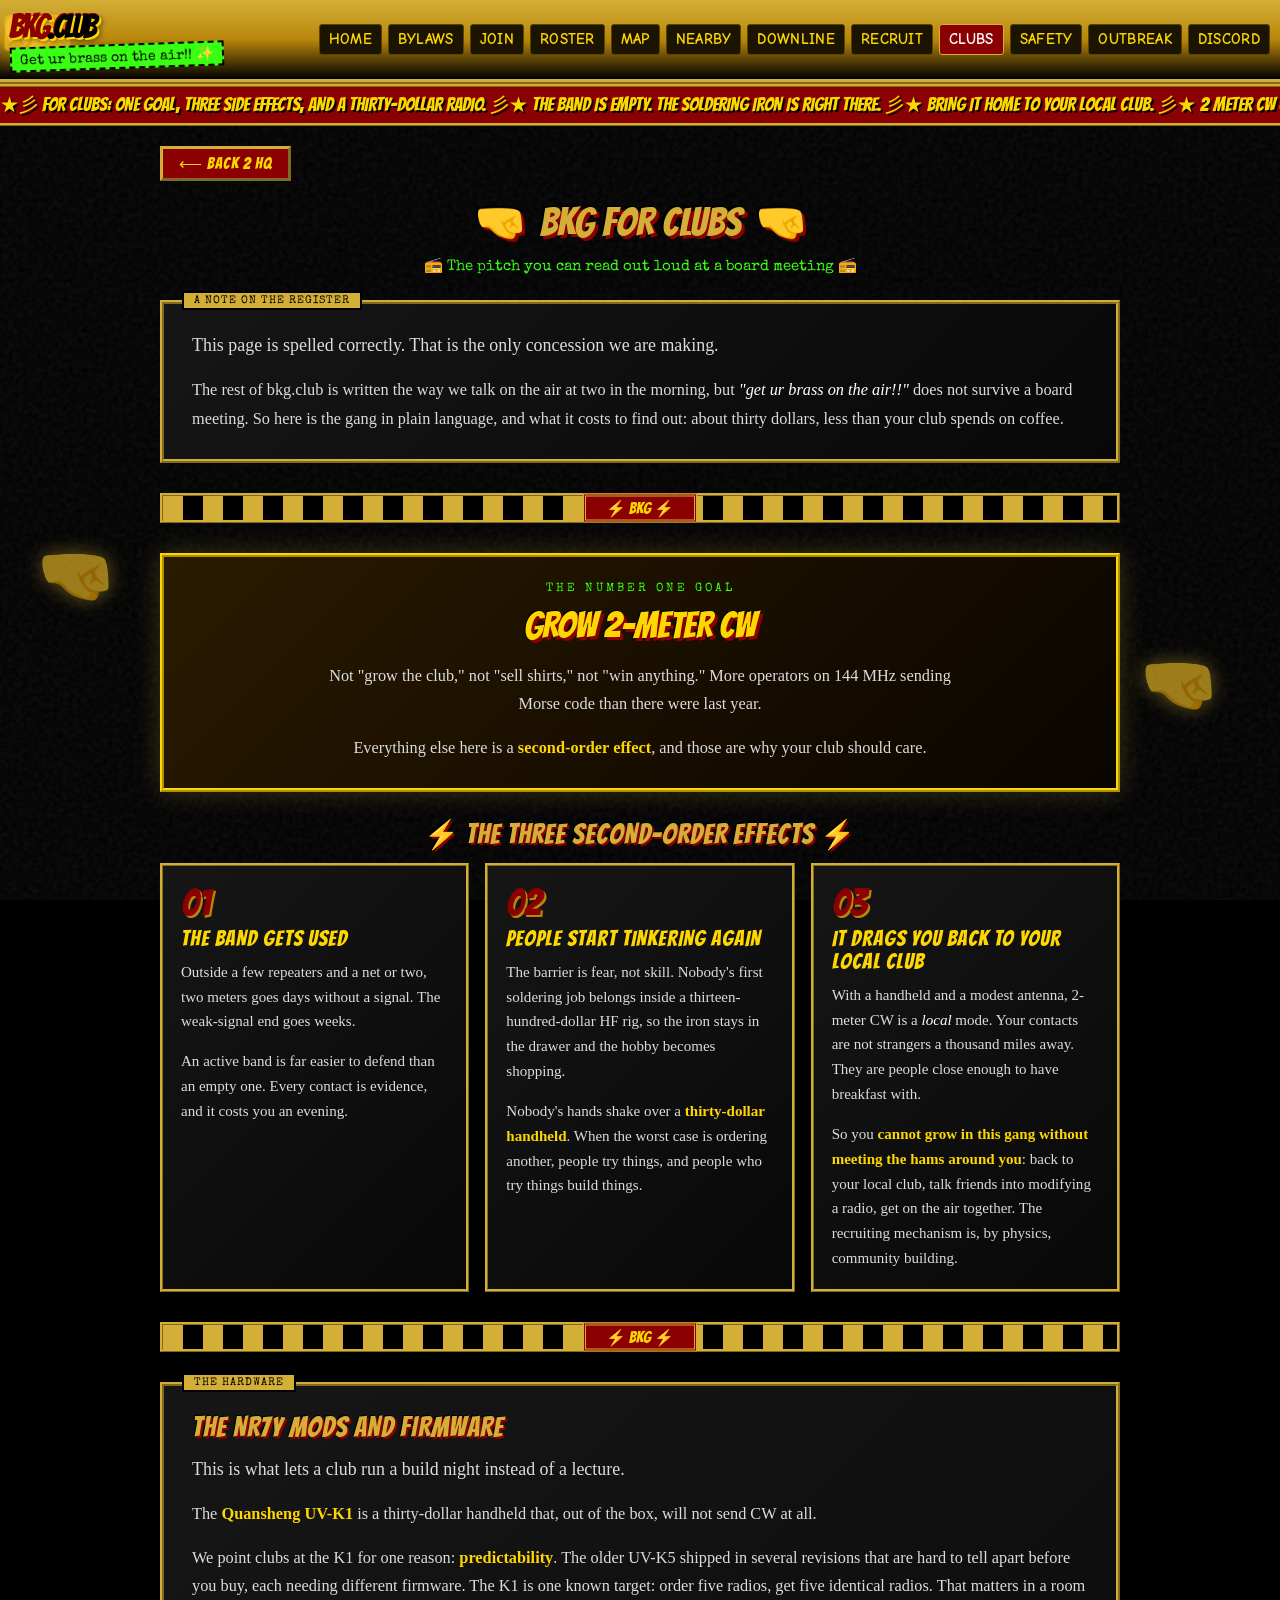
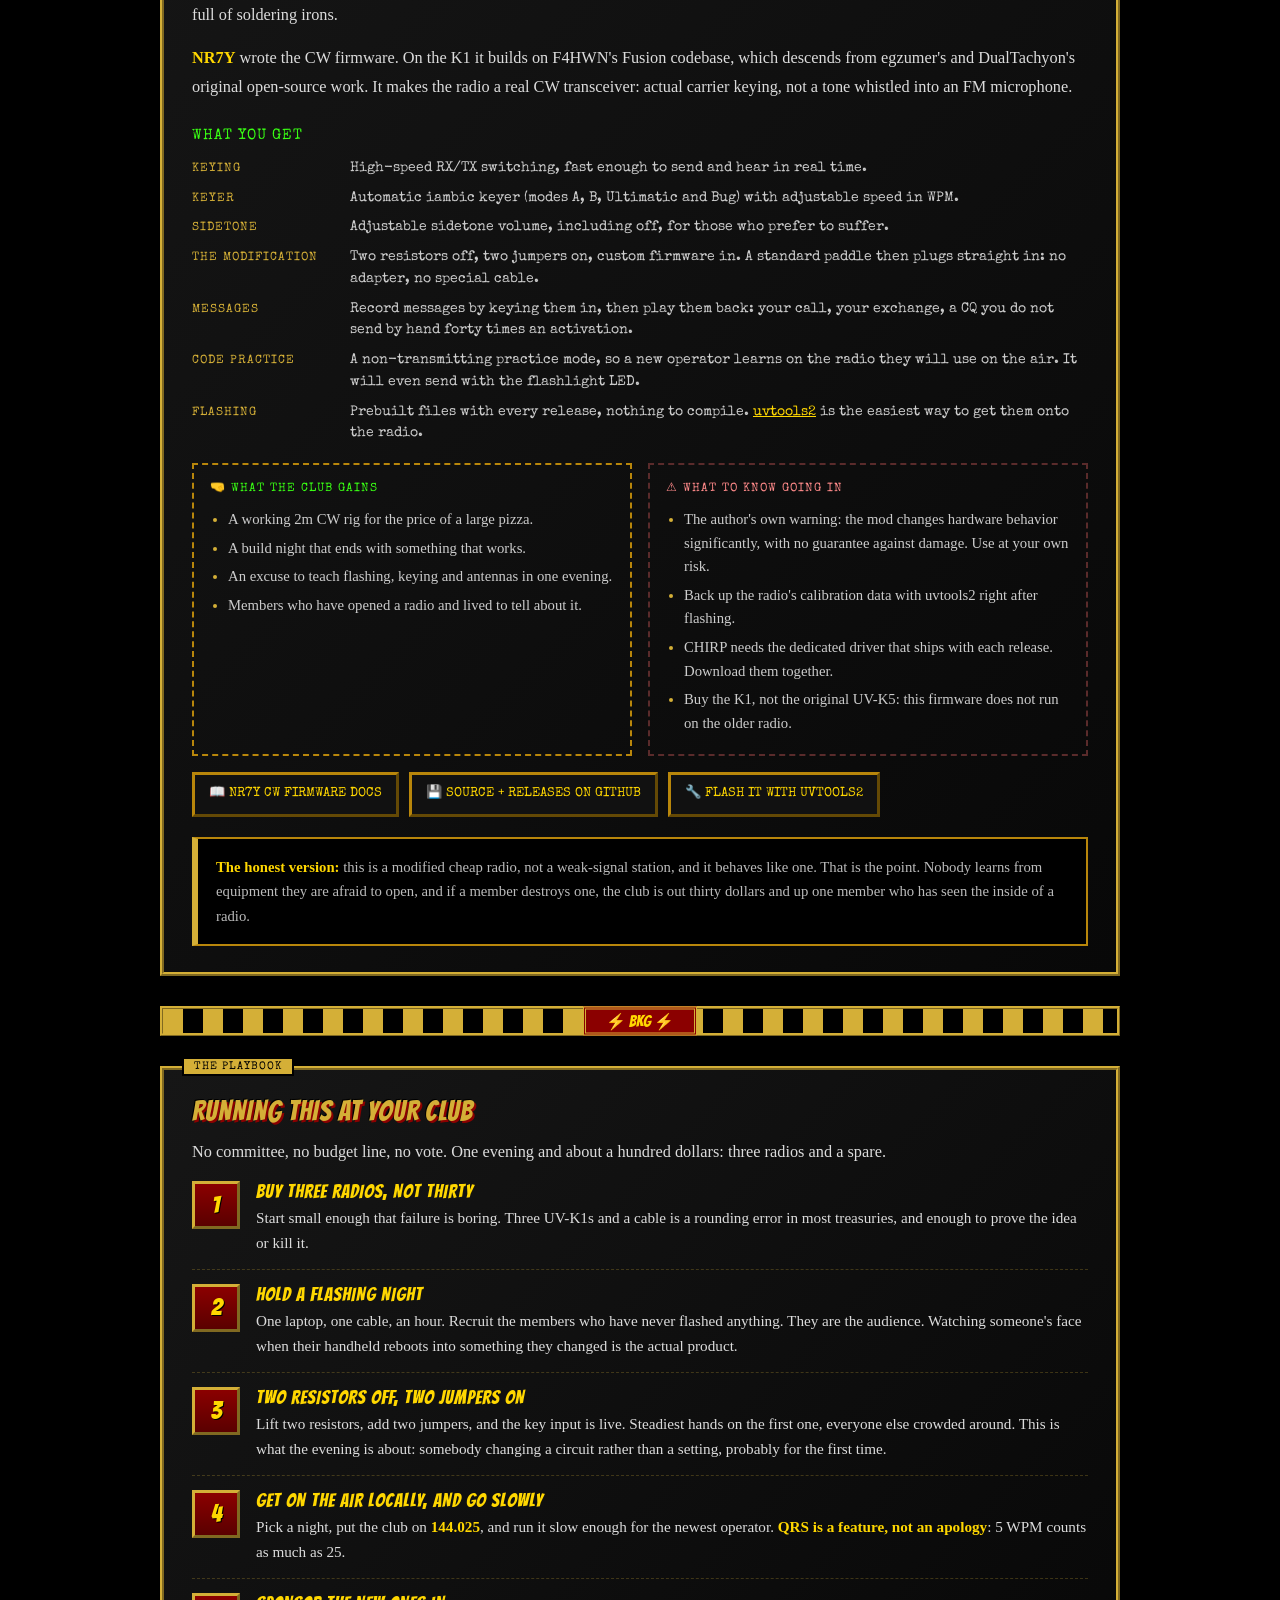
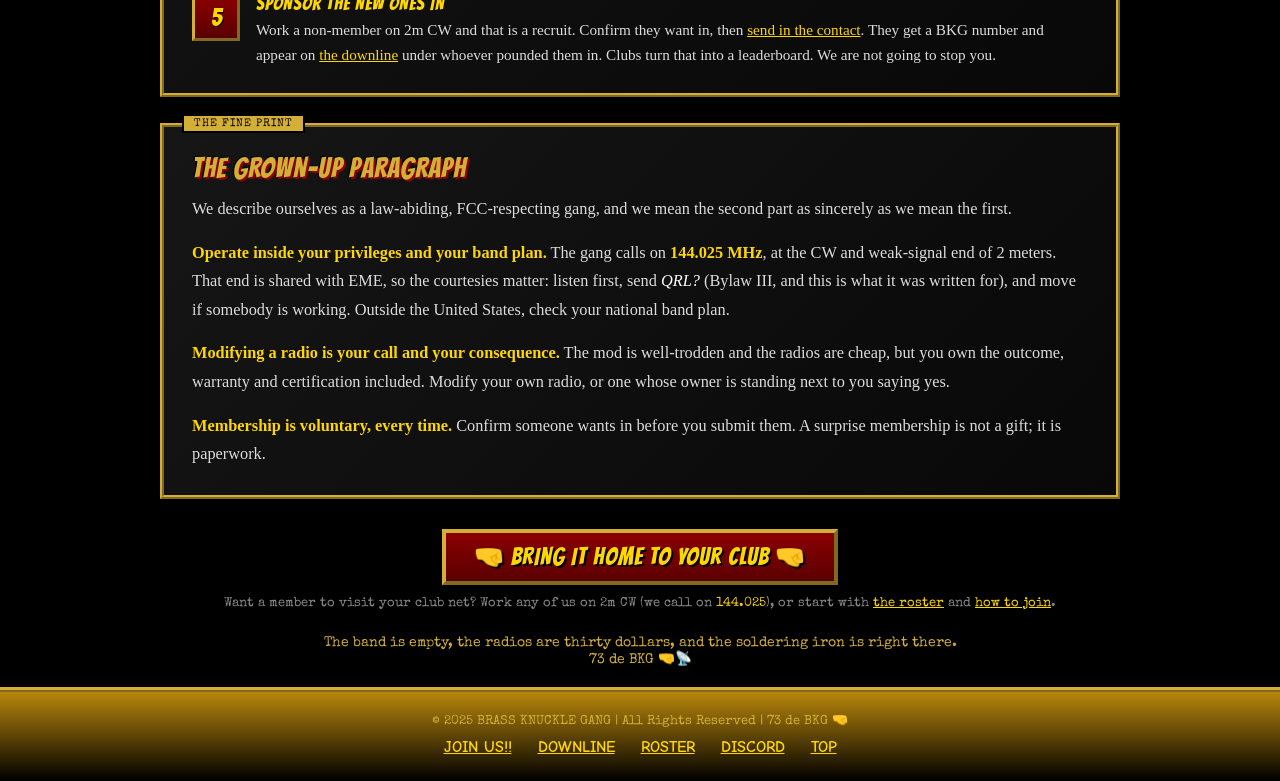
<file: clubs.html>
<!DOCTYPE html>
<html lang="en">
<head>
    <meta charset="UTF-8">
    <meta name="viewport" content="width=device-width, initial-scale=1.0">
    <title>BKG for Clubs: Tinkering &amp; 2m CW Growth</title>
    <meta name="description" content="The Brass Knuckle Gang, explained for ham clubs: one goal (grow 2-meter CW), three second-order effects, and the NR7Y firmware that turns a $30 handheld into a CW rig.">
    <link rel="icon" type="image/svg+xml" href="data:image/svg+xml,%3Csvg xmlns='http://www.w3.org/2000/svg' viewBox='0 0 32 32'%3E%3Ccircle cx='16' cy='16' r='15' fill='%231a0a00' stroke='%23D4AF37' stroke-width='2'/%3E%3Crect x='5' y='20' width='22' height='6' rx='2' fill='%23D4AF37'/%3E%3Crect x='5' y='16' width='22' height='5' fill='%23D4AF37'/%3E%3C/svg%3E">
    <link rel="preconnect" href="https://fonts.googleapis.com">
    <link rel="preconnect" href="https://fonts.gstatic.com" crossorigin>
    <link href="https://fonts.googleapis.com/css2?family=Bangers&family=Comic+Neue:wght@400;700&family=Special+Elite&display=swap" rel="stylesheet">
    <link rel="stylesheet" href="assets/bkg.css">
    <style>
        /* ============================================================
           CLUBS PAGE (clubs.html)
           ------------------------------------------------------------
           This is the page a club officer forwards to a board, so the
           body copy runs in a readable serif instead of the Comic Neue
           the rest of the site uses. The BKG chrome stays (header,
           marquee, floating knuckles) because we are still the BKG.
           ============================================================ */

        .club-prose {
            font-family: Georgia, 'Iowan Old Style', 'Times New Roman', serif;
            font-weight: normal;
            font-size: 1.02rem;
            line-height: 1.75;
            color: #dcdcdc;
        }
        .club-prose p { margin-bottom: 15px; }
        .club-prose p:last-child { margin-bottom: 0; }
        .club-prose em { color: #fff; }
        .club-prose strong { color: var(--brass-light); }
        .club-prose a { color: var(--brass-light); }

        /* Letterhead panel: the "we cleaned up for company" container */
        .club-panel {
            background: linear-gradient(135deg, #161616 0%, #080808 100%);
            border: 4px ridge var(--brass);
            padding: 26px 28px;
            margin-bottom: 26px;
            position: relative;
        }
        .club-panel-label {
            position: absolute;
            top: -13px;
            left: 18px;
            background: var(--brass);
            color: #000;
            font-family: 'Special Elite', monospace;
            font-size: 0.68rem;
            font-weight: bold;
            letter-spacing: 1px;
            text-transform: uppercase;
            padding: 2px 10px;
            border: 2px solid #000;
        }
        .club-lead { font-size: 1.12rem; }

        .club-h3 {
            font-family: 'Bangers', cursive;
            font-size: 1.75rem;
            letter-spacing: 1px;
            color: var(--brass);
            text-shadow: 2px 2px 0 var(--blood-red), -1px -1px 0 #000;
            margin-bottom: 12px;
        }
        .club-h4 {
            font-family: 'Special Elite', monospace;
            font-size: 0.95rem;
            letter-spacing: 1px;
            text-transform: uppercase;
            color: var(--lime);
            margin: 22px 0 8px;
        }

        /* The one-goal statement */
        .club-mission {
            background: linear-gradient(135deg, #2a1a00 0%, #0a0500 100%);
            border: 4px ridge var(--brass-light);
            box-shadow: 0 0 25px rgba(212, 175, 55, 0.25);
            padding: 26px 28px;
            margin-bottom: 26px;
            text-align: center;
        }
        .club-mission-kicker {
            font-family: 'Special Elite', monospace;
            font-size: 0.75rem;
            letter-spacing: 3px;
            text-transform: uppercase;
            color: var(--lime);
            margin-bottom: 10px;
        }
        .club-mission-statement {
            font-family: 'Bangers', cursive;
            font-size: 2.3rem;
            line-height: 1.15;
            color: var(--brass-light);
            text-shadow: 3px 3px 0 var(--blood-red), -1px -1px 0 #000;
            margin-bottom: 14px;
        }

        /* Three second-order effects */
        .club-effects {
            display: grid;
            grid-template-columns: repeat(3, 1fr);
            gap: 16px;
            margin-bottom: 26px;
        }
        .club-effect {
            background: linear-gradient(135deg, #161616 0%, #080808 100%);
            border: 3px ridge var(--brass);
            padding: 18px;
            position: relative;
        }
        .club-effect-num {
            font-family: 'Bangers', cursive;
            font-size: 2.4rem;
            line-height: 1;
            color: var(--blood-red);
            text-shadow: 2px 2px 0 var(--brass-dark);
        }
        .club-effect-title {
            font-family: 'Bangers', cursive;
            font-size: 1.35rem;
            letter-spacing: 1px;
            color: var(--brass-light);
            margin: 4px 0 10px;
        }
        .club-effect .club-prose { font-size: 0.94rem; line-height: 1.65; }

        /* Firmware spec sheet */
        .club-spec {
            display: grid;
            grid-template-columns: minmax(140px, auto) 1fr;
            gap: 8px 18px;
            font-family: 'Special Elite', monospace;
            font-size: 0.85rem;
            line-height: 1.6;
            margin: 6px 0 4px;
        }
        .club-spec dt {
            color: var(--brass);
            text-transform: uppercase;
            font-size: 0.75rem;
            letter-spacing: 1px;
            padding-top: 2px;
        }
        .club-spec dd { color: #ccc; margin: 0; }

        /* Gain / give-up columns */
        .club-tradeoff {
            display: grid;
            grid-template-columns: 1fr 1fr;
            gap: 16px;
            margin: 18px 0 4px;
        }
        .club-tradeoff-col {
            border: 2px dashed var(--brass-dark);
            padding: 14px 16px;
        }
        .club-tradeoff-col.is-loss { border-color: #5a2b2b; }
        .club-tradeoff-head {
            font-family: 'Special Elite', monospace;
            font-size: 0.75rem;
            letter-spacing: 1px;
            text-transform: uppercase;
            color: var(--lime);
            margin-bottom: 8px;
        }
        .club-tradeoff-col.is-loss .club-tradeoff-head { color: #ff8a8a; }
        .club-tradeoff ul { margin: 0; padding-left: 18px; }
        .club-tradeoff li {
            font-family: Georgia, 'Times New Roman', serif;
            font-size: 0.92rem;
            line-height: 1.6;
            color: #ccc;
            margin-bottom: 5px;
        }
        .club-tradeoff li::marker { color: var(--brass); }

        /* Club playbook steps */
        .club-steps { counter-reset: clubstep; }
        .club-step {
            display: flex;
            gap: 16px;
            align-items: flex-start;
            padding: 14px 0;
            border-bottom: 1px dashed rgba(212, 175, 55, 0.25);
        }
        .club-step:last-child { border-bottom: none; padding-bottom: 0; }
        .club-step::before {
            counter-increment: clubstep;
            content: counter(clubstep);
            flex-shrink: 0;
            width: 42px;
            height: 42px;
            display: flex;
            align-items: center;
            justify-content: center;
            font-family: 'Bangers', cursive;
            font-size: 1.5rem;
            color: var(--brass-light);
            background: linear-gradient(180deg, var(--blood-red) 0%, #5a0000 100%);
            border: 3px outset var(--brass);
            text-shadow: 1px 1px 0 #000;
        }
        .club-step-title {
            font-family: 'Bangers', cursive;
            font-size: 1.2rem;
            letter-spacing: 1px;
            color: var(--brass-light);
            margin-bottom: 4px;
        }
        .club-step .club-prose { font-size: 0.95rem; line-height: 1.65; }


        /* Caveats / fine print */
        .club-callout {
            background: #000;
            border: 2px solid var(--brass-dark);
            border-left: 6px solid var(--brass);
            padding: 16px 18px;
            margin: 20px 0 0;
        }
        .club-callout .club-prose { font-size: 0.92rem; line-height: 1.65; color: #bbb; }

        .club-linkrow {
            display: flex;
            flex-wrap: wrap;
            gap: 10px;
            margin-top: 16px;
        }
        .club-linkbtn {
            font-family: 'Special Elite', monospace;
            font-size: 0.82rem;
            color: var(--brass-light);
            background: #111;
            border: 3px outset var(--brass-dark);
            padding: 8px 14px;
            text-decoration: none;
        }
        .club-linkbtn:hover { box-shadow: 0 0 12px rgba(212, 175, 55, 0.4); color: #fff; }

        .club-cta { text-align: center; margin: 30px 0 10px; }
        .club-cta-btn {
            display: inline-block;
            font-family: 'Bangers', cursive;
            font-size: 1.5rem;
            letter-spacing: 1px;
            color: var(--brass-light);
            background: linear-gradient(180deg, var(--blood-red) 0%, #5a0000 100%);
            border: 4px outset var(--brass);
            padding: 10px 28px;
            text-decoration: none;
            text-shadow: 2px 2px 0 #000;
        }
        .club-cta-btn:hover { box-shadow: 0 0 25px var(--brass); }
        .club-cta-sub {
            font-family: 'Special Elite', monospace;
            font-size: 0.8rem;
            color: #888;
            margin-top: 12px;
        }
        .club-cta-sub a { color: var(--brass-light); }

        .club-signoff {
            text-align: center;
            font-family: 'Special Elite', monospace;
            font-size: 0.85rem;
            color: var(--brass);
            margin-top: 26px;
        }

        @media (max-width: 780px) {
            .club-effects { grid-template-columns: 1fr; }
            .club-tradeoff { grid-template-columns: 1fr; }
        }
        @media (max-width: 600px) {
            .club-panel { padding: 22px 18px; }
            .club-mission { padding: 22px 18px; }
            .club-mission-statement { font-size: 1.7rem; }
            .club-spec { grid-template-columns: 1fr; gap: 2px 0; }
            .club-spec dd { margin-bottom: 8px; }
            .club-prose { font-size: 0.98rem; }
        }
    </style>
</head>
<body>
    <div class="tiled-bg"></div>
    <div class="grunge-overlay"></div>
    <div class="floating-knuckle">🤜</div>
    <div class="floating-knuckle">🤛</div>
    <div class="floating-knuckle">🤜</div>
    <div class="floating-knuckle">🤛</div>

    <header class="header">
        <div class="header-content">
            <div class="logo-area">
                <div>
                    <a href="index.html" class="logo-text"><span>BKG</span>.club</a>
                    <div class="tagline">Get ur brass on the air!! ✨</div>
                </div>
            </div>
            <nav class="nav-links">
                <a href="index.html#home">HOME</a>
                <a href="index.html#bylaws">BYLAWS</a>
                <a href="index.html#join">JOIN</a>
                <a href="index.html#roster">ROSTER</a>
                <a href="index.html#map">MAP</a>
                <a href="nearby.html">NEARBY</a>
                <a href="tree.html">DOWNLINE</a>
                <a href="recruit.html">RECRUIT</a>
                <a href="clubs.html" class="active">CLUBS</a>
                <a href="safety.html">SAFETY</a>
                <a href="outbreak.html">OUTBREAK</a>
                <a href="https://discord.gg/wDs5dth22k" target="_blank" rel="noopener">DISCORD</a>
            </nav>
        </div>
    </header>

    <div class="marquee-container">
        <div class="marquee-text">
            ★彡 FOR CLUBS: ONE GOAL, THREE SIDE EFFECTS, AND A THIRTY-DOLLAR RADIO. 彡★ THE BAND IS EMPTY. THE SOLDERING IRON IS RIGHT THERE. 彡★ BRING IT HOME TO YOUR LOCAL CLUB. 彡★ 2 METER CW OR BUST. 彡★
        </div>
    </div>

    <main class="main-wrapper">
        <a href="index.html" class="back-link">⟵ BACK 2 HQ</a>

        <h2 class="section-title">BKG FOR CLUBS</h2>
        <div class="section-subtitle">📻 The pitch you can read out loud at a board meeting 📻</div>

        <!-- ============ INTRO: why this page reads differently ============ -->
        <div class="club-panel">
            <div class="club-panel-label">A note on the register</div>
            <div class="club-prose">
                <p class="club-lead">
                    This page is spelled correctly. That is the only concession we are making.
                </p>
                <p>
                    The rest of bkg.club is written the way we talk on the air at two in the morning, but
                    <em>"get ur brass on the air!!"</em> does not survive a board meeting. So here is the gang in
                    plain language, and what it costs to find out: about thirty dollars, less than your club spends
                    on coffee.
                </p>
            </div>
        </div>

        <div class="section-divider"></div>

        <!-- ============ THE ONE GOAL ============ -->
        <div class="club-mission">
            <div class="club-mission-kicker">The number one goal</div>
            <div class="club-mission-statement">GROW 2-METER CW</div>
            <div class="club-prose" style="max-width:640px;margin:0 auto;">
                <p>
                    Not "grow the club," not "sell shirts," not "win anything." More operators on 144 MHz
                    sending Morse code than there were last year.
                </p>
                <p>
                    Everything else here is a <strong>second-order effect</strong>, and those are why your club
                    should care.
                </p>
            </div>
        </div>

        <!-- ============ THE THREE EFFECTS ============ -->
        <h3 class="club-h3" style="text-align:center;">⚡ THE THREE SECOND-ORDER EFFECTS ⚡</h3>

        <div class="club-effects">
            <div class="club-effect">
                <div class="club-effect-num">01</div>
                <div class="club-effect-title">THE BAND GETS USED</div>
                <div class="club-prose">
                    <p>
                        Outside a few repeaters and a net or two, two meters goes days without a signal. The
                        weak-signal end goes weeks.
                    </p>
                    <p>
                        An active band is far easier to defend than an empty one. Every contact is evidence, and it
                        costs you an evening.
                    </p>
                </div>
            </div>

            <div class="club-effect">
                <div class="club-effect-num">02</div>
                <div class="club-effect-title">PEOPLE START TINKERING AGAIN</div>
                <div class="club-prose">
                    <p>
                        The barrier is fear, not skill. Nobody's first soldering job belongs inside a
                        thirteen-hundred-dollar HF rig, so the iron stays in the drawer and the hobby becomes shopping.
                    </p>
                    <p>
                        Nobody's hands shake over a <strong>thirty-dollar handheld</strong>. When the worst case is
                        ordering another, people try things, and people who try things build things.
                    </p>
                </div>
            </div>

            <div class="club-effect">
                <div class="club-effect-num">03</div>
                <div class="club-effect-title">IT DRAGS YOU BACK TO YOUR LOCAL CLUB</div>
                <div class="club-prose">
                    <p>
                        With a handheld and a modest antenna, 2-meter CW is a <em>local</em> mode. Your contacts are
                        not strangers a thousand miles away. They are people close enough to have breakfast with.
                    </p>
                    <p>
                        So you <strong>cannot grow in this gang without meeting the hams around you</strong>: back to
                        your local club, talk friends into modifying a radio, get on the air together. The recruiting
                        mechanism is, by physics, community building.
                    </p>
                </div>
            </div>
        </div>

        <div class="section-divider"></div>

        <!-- ============ THE HARDWARE ============ -->
        <div class="club-panel">
            <div class="club-panel-label">The hardware</div>
            <h3 class="club-h3">THE NR7Y MODS AND FIRMWARE</h3>
            <div class="club-prose">
                <p class="club-lead">
                    This is what lets a club run a build night instead of a lecture.
                </p>
                <p>
                    The <strong>Quansheng UV-K1</strong> is a thirty-dollar handheld that, out of the box, will
                    not send CW at all.
                </p>
                <p>
                    We point clubs at the K1 for one reason: <strong>predictability</strong>. The older UV-K5
                    shipped in several revisions that are hard to tell apart before you buy, each needing different
                    firmware. The K1 is one known target: order five radios, get five identical radios. That matters
                    in a room full of soldering irons.
                </p>
                <p>
                    <strong>NR7Y</strong> wrote the CW firmware. On the K1 it builds on F4HWN's Fusion codebase,
                    which descends from egzumer's and DualTachyon's original open-source work. It makes the radio a
                    real CW transceiver: actual carrier keying, not a tone whistled into an FM microphone.
                </p>

                <div class="club-h4">What you get</div>
                <dl class="club-spec">
                    <dt>Keying</dt>
                    <dd>
                        High-speed RX/TX switching, fast enough to send and hear in real time.
                    </dd>

                    <dt>Keyer</dt>
                    <dd>
                        Automatic iambic keyer (modes A, B, Ultimatic and Bug) with adjustable speed in WPM.
                    </dd>

                    <dt>Sidetone</dt>
                    <dd>
                        Adjustable sidetone volume, including off, for those who prefer to suffer.
                    </dd>

                    <dt>The modification</dt>
                    <dd>
                        Two resistors off, two jumpers on, custom firmware in. A standard paddle then plugs straight
                        in: no adapter, no special cable.
                    </dd>

                    <dt>Messages</dt>
                    <dd>
                        Record messages by keying them in, then play them back: your call, your exchange, a CQ you
                        do not send by hand forty times an activation.
                    </dd>

                    <dt>Code practice</dt>
                    <dd>
                        A non-transmitting practice mode, so a new operator learns on the radio they will use on the air. It will even
                        send with the flashlight LED.
                    </dd>

                    <dt>Flashing</dt>
                    <dd>
                        Prebuilt files with every release, nothing to compile.
                        <a href="https://armel.github.io/uvtools2/" target="_blank" rel="noopener">uvtools2</a>
                        is the easiest way to get them onto the radio.
                    </dd>
                </dl>

                <div class="club-tradeoff">
                    <div class="club-tradeoff-col">
                        <div class="club-tradeoff-head">🤜 What the club gains</div>
                        <ul>
                            <li>A working 2m CW rig for the price of a large pizza.</li>
                            <li>
                                A build night that ends with something that works.
                            </li>
                            <li>An excuse to teach flashing, keying and antennas in one evening.</li>
                            <li>Members who have opened a radio and lived to tell about it.</li>
                        </ul>
                    </div>
                    <div class="club-tradeoff-col is-loss">
                        <div class="club-tradeoff-head">⚠ What to know going in</div>
                        <ul>
                            <li>
                                The author's own warning: the mod changes hardware behavior significantly, with no guarantee
                                against damage. Use at your own risk.
                            </li>
                            <li>
                                Back up the radio's calibration data with uvtools2 right after flashing.
                            </li>
                            <li>
                                CHIRP needs the dedicated driver that ships with each release. Download them together.
                            </li>
                            <li>
                                Buy the K1, not the original UV-K5: this firmware does not run on the older radio.
                            </li>
                        </ul>
                    </div>
                </div>

                <div class="club-linkrow">
                    <a class="club-linkbtn" href="https://briand.github.io/cw-firmware-docs/" target="_blank" rel="noopener">📖 NR7Y CW FIRMWARE DOCS</a>
                    <a class="club-linkbtn" href="https://github.com/briand/uv-k1-k5v3-firmware-custom" target="_blank" rel="noopener">💾 SOURCE + RELEASES ON GITHUB</a>
                    <a class="club-linkbtn" href="https://armel.github.io/uvtools2/" target="_blank" rel="noopener">🔧 FLASH IT WITH UVTOOLS2</a>
                </div>

                <div class="club-callout">
                    <div class="club-prose">
                        <p>
                            <strong>The honest version:</strong> this is a modified cheap radio, not a weak-signal
                            station, and it behaves like one. That is the point. Nobody learns from equipment they are afraid
                            to open, and if a member destroys one, the club is out thirty dollars and up one member who has
                            seen the inside of a radio.
                        </p>
                    </div>
                </div>
            </div>
        </div>

        <div class="section-divider"></div>

        <!-- ============ THE CLUB PLAYBOOK ============ -->
        <div class="club-panel">
            <div class="club-panel-label">The playbook</div>
            <h3 class="club-h3">RUNNING THIS AT YOUR CLUB</h3>
            <div class="club-prose">
                <p>
                    No committee, no budget line, no vote. One evening and about a hundred dollars: three
                    radios and a spare.
                </p>
            </div>

            <div class="club-steps">
                <div class="club-step">
                    <div>
                        <div class="club-step-title">BUY THREE RADIOS, NOT THIRTY</div>
                        <div class="club-prose">
                            <p>
                                Start small enough that failure is boring. Three UV-K1s and a cable is a rounding error in
                                most treasuries, and enough to prove the idea or kill it.
                            </p>
                        </div>
                    </div>
                </div>

                <div class="club-step">
                    <div>
                        <div class="club-step-title">HOLD A FLASHING NIGHT</div>
                        <div class="club-prose">
                            <p>
                                One laptop, one cable, an hour. Recruit the members who have never flashed anything. They
                                are the audience. Watching someone's face when their handheld reboots into something they changed
                                is the actual product.
                            </p>
                        </div>
                    </div>
                </div>

                <div class="club-step">
                    <div>
                        <div class="club-step-title">TWO RESISTORS OFF, TWO JUMPERS ON</div>
                        <div class="club-prose">
                            <p>
                                Lift two resistors, add two jumpers, and the key input is live. Steadiest hands on the first
                                one, everyone else crowded around. This is what the evening is about: somebody changing a circuit
                                rather than a setting, probably for the first time.
                            </p>
                        </div>
                    </div>
                </div>

                <div class="club-step">
                    <div>
                        <div class="club-step-title">GET ON THE AIR LOCALLY, AND GO SLOWLY</div>
                        <div class="club-prose">
                            <p>
                                Pick a night, put the club on <strong>144.025</strong>, and run it slow enough for the
                                newest operator. <strong>QRS is a feature, not an apology</strong>: 5 WPM counts as much as 25.
                            </p>
                        </div>
                    </div>
                </div>

                <div class="club-step">
                    <div>
                        <div class="club-step-title">SPONSOR THE NEW ONES IN</div>
                        <div class="club-prose">
                            <p>
                                Work a non-member on 2m CW and that is a recruit. Confirm they want in, then
                                <a href="recruit.html">send in the contact</a>. They get a BKG number and appear on
                                <a href="tree.html">the downline</a> under whoever pounded them in. Clubs turn that into a
                                leaderboard. We are not going to stop you.
                            </p>
                        </div>
                    </div>
                </div>
            </div>
        </div>

        <!-- ============ FINE PRINT ============ -->
        <div class="club-panel">
            <div class="club-panel-label">The fine print</div>
            <h3 class="club-h3">THE GROWN-UP PARAGRAPH</h3>
            <div class="club-prose">
                <p>
                    We describe ourselves as a law-abiding, FCC-respecting gang, and we mean the second part
                    as sincerely as we mean the first.
                </p>
                <p>
                    <strong>Operate inside your privileges and your band plan.</strong> The gang calls on
                    <strong>144.025 MHz</strong>, at the CW and weak-signal end of 2 meters. That end is shared with
                    EME, so the courtesies matter: listen first, send <em>QRL?</em> (Bylaw III, and this is what it
                    was written for), and move if somebody is working. Outside the United States, check your national
                    band plan.
                </p>
                <p>
                    <strong>Modifying a radio is your call and your consequence.</strong> The mod is well-trodden
                    and the radios are cheap, but you own the outcome, warranty and certification included. Modify
                    your own radio, or one whose owner is standing next to you saying yes.
                </p>
                <p>
                    <strong>Membership is voluntary, every time.</strong> Confirm someone wants in before you
                    submit them. A surprise membership is not a gift; it is paperwork.
                </p>
            </div>
        </div>

        <div class="club-cta">
            <a href="recruit.html" class="club-cta-btn">🤜 BRING IT HOME TO YOUR CLUB 🤜</a>
            <div class="club-cta-sub">
                Want a member to visit your club net? Work any of us on 2m CW (we call on
                <strong style="color:var(--brass-light);">144.025</strong>), or start with
                <a href="index.html#roster">the roster</a> and <a href="index.html#join">how to join</a>.
            </div>
        </div>

        <div class="club-signoff">
            The band is empty, the radios are thirty dollars, and the soldering iron is right there.<br>
            73 de BKG 🤜📡
        </div>
    </main>

    <footer class="footer">
        <div class="footer-text">© 2025 BRASS KNUCKLE GANG | All Rights Reserved | 73 de BKG 🤜</div>
        <div class="footer-links">
            <a href="index.html#join">JOIN US!!</a>
            <a href="tree.html">DOWNLINE</a>
            <a href="index.html#roster">ROSTER</a>
            <a href="https://discord.gg/wDs5dth22k" target="_blank" rel="noopener">DISCORD</a>
            <a href="index.html#home">TOP</a>
        </div>
    </footer>
</body>
</html>
</file>
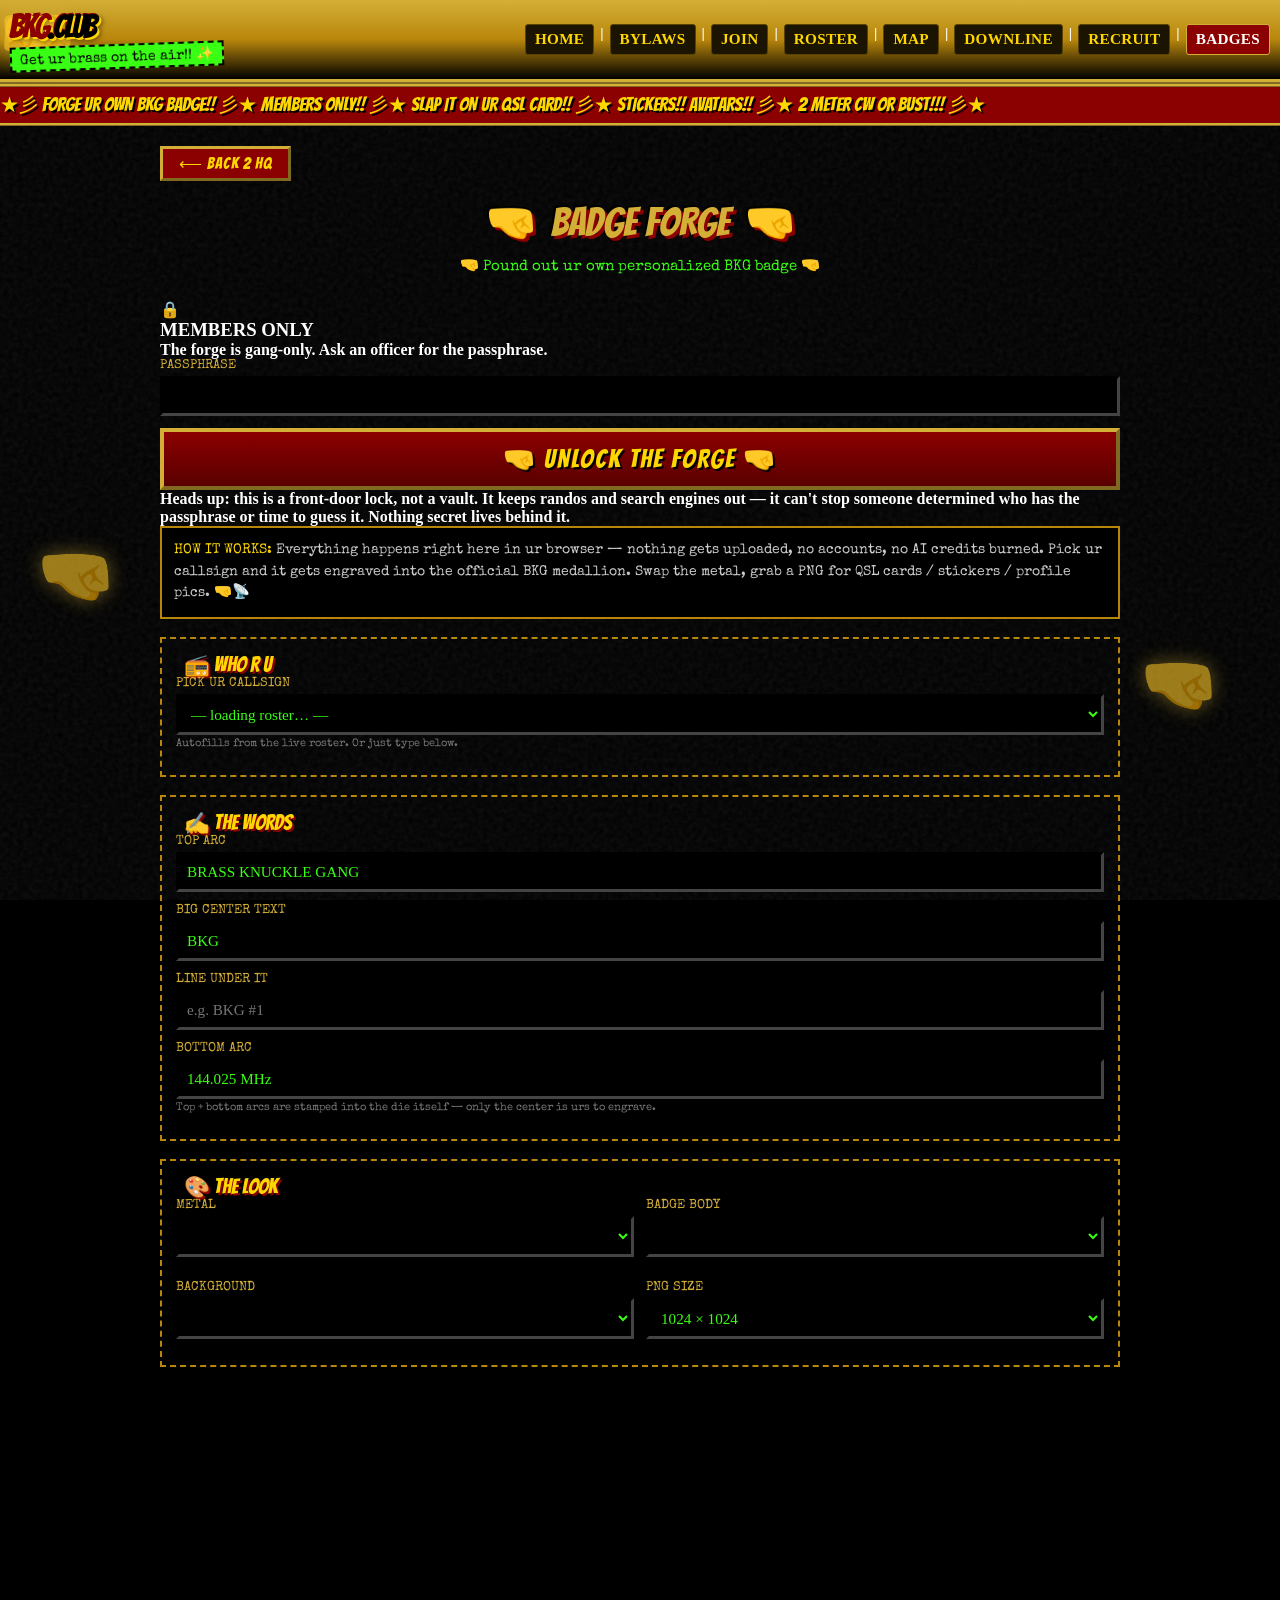
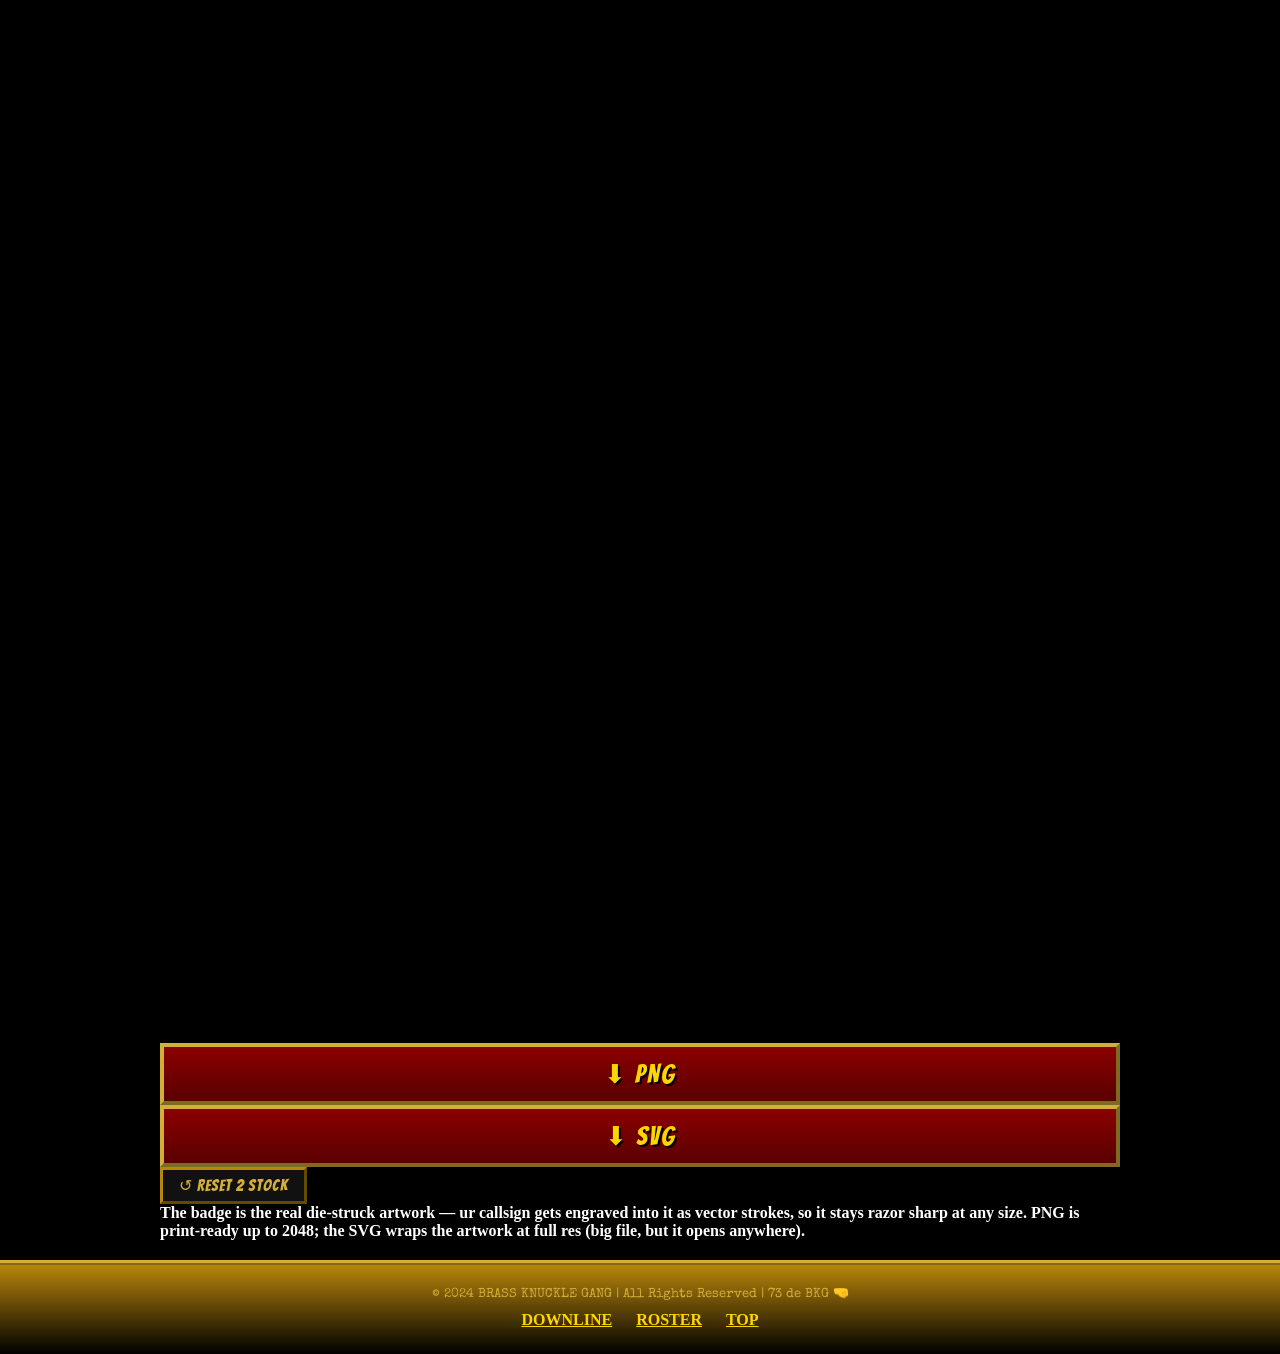
<file: logo.html>
<!DOCTYPE html>
<html lang="en">
<head>
    <meta charset="UTF-8">
    <meta name="viewport" content="width=device-width, initial-scale=1.0">
    <title>~*~BKG BADGE FORGE~*~ Members Only!!</title>
    <meta name="robots" content="noindex, nofollow">
    <link rel="icon" type="image/svg+xml" href="data:image/svg+xml,%3Csvg xmlns='http://www.w3.org/2000/svg' viewBox='0 0 32 32'%3E%3Ccircle cx='16' cy='16' r='15' fill='%231a0a00' stroke='%23D4AF37' stroke-width='2'/%3E%3Crect x='5' y='20' width='22' height='6' rx='2' fill='%23D4AF37'/%3E%3Crect x='5' y='16' width='22' height='5' fill='%23D4AF37'/%3E%3C/svg%3E">
    <link rel="preconnect" href="https://fonts.googleapis.com">
    <link rel="preconnect" href="https://fonts.gstatic.com" crossorigin>
    <link href="https://fonts.googleapis.com/css2?family=Bangers&family=Special+Elite&display=swap" rel="stylesheet">
    <link rel="stylesheet" href="assets/bkg.css">
</head>
<body>
    <div class="tiled-bg"></div>
    <div class="grunge-overlay"></div>
    <div class="floating-knuckle">🤜</div>
    <div class="floating-knuckle">🤛</div>
    <div class="floating-knuckle">🤜</div>
    <div class="floating-knuckle">🤛</div>

    <header class="header">
        <div class="header-content">
            <div class="logo-area">
                <div>
                    <a href="index.html" class="logo-text"><span>BKG</span>.club</a>
                    <div class="tagline">Get ur brass on the air!! ✨</div>
                </div>
            </div>
            <nav class="nav-links">
                <a href="index.html#home">HOME</a> |
                <a href="index.html#bylaws">BYLAWS</a> |
                <a href="index.html#join">JOIN</a> |
                <a href="index.html#roster">ROSTER</a> |
                <a href="index.html#map">MAP</a> |
                <a href="tree.html">DOWNLINE</a> |
                <a href="recruit.html">RECRUIT</a> |
                <a href="logo.html" class="active">BADGES</a>
            </nav>
        </div>
    </header>

    <div class="marquee-container">
        <div class="marquee-text">
            ★彡 FORGE UR OWN BKG BADGE!! 彡★ MEMBERS ONLY!! 彡★ SLAP IT ON UR QSL CARD!! 彡★ STICKERS!! AVATARS!! 彡★ 2 METER CW OR BUST!!! 彡★
        </div>
    </div>

    <main class="main-wrapper">
        <a href="index.html" class="back-link">⟵ BACK 2 HQ</a>
        <h2 class="section-title">BADGE FORGE</h2>
        <div class="section-subtitle">🤜 Pound out ur own personalized BKG badge 🤜</div>

        <!-- ============ PASSWORD GATE ============ -->
        <section class="gate" id="gate">
            <div class="gate-lock">🔒</div>
            <h3 class="gate-title">MEMBERS ONLY</h3>
            <p class="gate-lead">The forge is gang-only. Ask an officer for the passphrase.</p>
            <form id="gateForm" autocomplete="off">
                <div class="form-row">
                    <label for="gatePass">Passphrase</label>
                    <input type="password" id="gatePass" autocomplete="current-password" autocapitalize="off" spellcheck="false" required>
                </div>
                <button type="submit" class="submit-btn" id="gateBtn">🤜 UNLOCK THE FORGE 🤜</button>
            </form>
            <div class="form-error" id="gateError"></div>
            <p class="gate-fineprint">
                Heads up: this is a front-door lock, not a vault. It keeps randos and
                search engines out — it can't stop someone determined who has the
                passphrase or time to guess it. Nothing secret lives behind it.
            </p>
        </section>

        <!-- ============ THE FORGE ============ -->
        <section class="forge" id="forge">
            <div class="form-note">
                <strong>HOW IT WORKS:</strong> Everything happens right here in ur browser —
                nothing gets uploaded, no accounts, no AI credits burned. Pick ur callsign
                and it gets engraved into the official BKG medallion. Swap the metal, grab
                a PNG for QSL cards / stickers / profile pics. 🤜📡
            </div>

            <div class="forge-grid">
                <!-- ---- controls ---- -->
                <div class="forge-controls">
                    <div class="form-fieldset">
                        <div class="form-legend">📻 WHO R U</div>
                        <div class="form-row">
                            <label for="memberPick">Pick ur callsign</label>
                            <select id="memberPick">
                                <option value="">— loading roster… —</option>
                            </select>
                            <div class="form-hint">Autofills from the live roster. Or just type below.</div>
                        </div>
                    </div>

                    <div class="form-fieldset">
                        <div class="form-legend">✍️ THE WORDS</div>
                        <div class="form-row">
                            <label for="topText">Top arc</label>
                            <input type="text" id="topText" value="BRASS KNUCKLE GANG" disabled
                                   title="Stamped into the die — same for every member">
                        </div>
                        <div class="form-row">
                            <label for="centerText">Big center text</label>
                            <input type="text" id="centerText" value="BKG" maxlength="14" autocomplete="off">
                        </div>
                        <div class="form-row">
                            <label for="subText">Line under it</label>
                            <input type="text" id="subText" value="" maxlength="18" placeholder="e.g. BKG #1" autocomplete="off">
                        </div>
                        <div class="form-row">
                            <label for="botText">Bottom arc</label>
                            <input type="text" id="botText" value="144.025 MHz" disabled
                                   title="Stamped into the die — same for every member">
                            <div class="form-hint">Top + bottom arcs are stamped into the die itself — only the center is urs to engrave.</div>
                        </div>
                    </div>

                    <div class="form-fieldset">
                        <div class="form-legend">🎨 THE LOOK</div>
                        <div class="form-grid">
                            <div class="form-row">
                                <label for="metalPick">Metal</label>
                                <select id="metalPick"></select>
                            </div>
                            <div class="form-row">
                                <label for="bodyPick">Badge body</label>
                                <select id="bodyPick"></select>
                            </div>
                            <div class="form-row">
                                <label for="bgPick">Background</label>
                                <select id="bgPick"></select>
                            </div>
                            <div class="form-row">
                                <label for="sizePick">PNG size</label>
                                <select id="sizePick">
                                    <option value="512">512 × 512</option>
                                    <option value="1024" selected>1024 × 1024</option>
                                    <option value="2048">2048 × 2048</option>
                                </select>
                            </div>
                        </div>
                    </div>
                </div>

                <!-- ---- preview ---- -->
                <div class="forge-preview">
                    <div class="preview-frame" id="previewFrame">
                        <canvas id="previewCanvas" width="1254" height="1254" role="img"
                                aria-label="Ur BKG badge preview"></canvas>
                    </div>
                    <div class="preview-actions">
                        <button type="button" class="submit-btn" id="dlPng">⬇ PNG</button>
                        <button type="button" class="submit-btn" id="dlSvg">⬇ SVG</button>
                    </div>
                    <button type="button" class="tree-ctrl" id="resetBtn">↺ RESET 2 STOCK</button>
                    <div class="preview-note">
                        The badge is the real die-struck artwork — ur callsign gets engraved
                        into it as vector strokes, so it stays razor sharp at any size. PNG
                        is print-ready up to 2048; the SVG wraps the artwork at full res
                        (big file, but it opens anywhere).
                    </div>
                </div>
            </div>
        </section>
    </main>

    <footer class="footer">
        <div class="footer-text">© 2024 BRASS KNUCKLE GANG | All Rights Reserved | 73 de BKG 🤜</div>
        <div class="footer-links">
            <a href="tree.html">DOWNLINE</a>
            <a href="index.html#roster">ROSTER</a>
            <a href="index.html#home">TOP</a>
        </div>
    </footer>

    <script>
    /* ============================================================
       BKG BADGE FORGE
       ------------------------------------------------------------
       Two independent pieces:

       1. GATE  — a PBKDF2-SHA256 passphrase check. The passphrase
                  itself is NOT in this file; only a salted hash is.
                  Rotate it with scripts/set-logo-password.py.

                  Be honest about what this buys: bkg.club is a
                  static site served from a PUBLIC repo, so this is a
                  deterrent, not access control. It stops drive-by
                  visitors and keeps the page out of search results.
                  Someone with the hash can brute-force a weak
                  passphrase offline. That's an acceptable trade here
                  ONLY because there's nothing valuable behind it —
                  no API keys, no member PII, no per-use cost. If we
                  ever put something that costs money or leaks data
                  behind this door, the check has to move server-side.
                  See docs/LOGO-GENERATOR.md.

       2. FORGE — builds the badge as an SVG string from the form
                  values, rasterizes it through a <canvas> for PNG
                  export. No network calls, no uploads, no API.
       ============================================================ */

    /* GATE:START */
    const GATE = {
        salt: "GIRDIHj/g9OtBSvGCsInug==",
        iterations: 250000,
        hash: "C0RuMfy6trJpIZBuTzjtoo9Izf+Eh872tAm5ALokr6s="
    };
    /* GATE:END */

    const GATE_SESSION_KEY = "bkg-forge-unlocked";

    // ---------- helpers ----------
    function b64ToBytes(b64) {
        const bin = atob(b64);
        const out = new Uint8Array(bin.length);
        for (let i = 0; i < bin.length; i++) out[i] = bin.charCodeAt(i);
        return out;
    }
    function bytesEqual(a, b) {
        if (a.length !== b.length) return false;
        let diff = 0;
        for (let i = 0; i < a.length; i++) diff |= a[i] ^ b[i];
        return diff === 0;
    }
    function esc(s) {
        return String(s).replace(/[&<>"']/g, function (c) {
            return { '&': '&amp;', '<': '&lt;', '>': '&gt;', '"': '&quot;', "'": '&#39;' }[c];
        });
    }

    // ============================================================
    // 1. GATE
    // ============================================================
    (function () {
        const gate = document.getElementById('gate');
        const forge = document.getElementById('forge');
        const form = document.getElementById('gateForm');
        const input = document.getElementById('gatePass');
        const btn = document.getElementById('gateBtn');
        const errorBox = document.getElementById('gateError');
        const BTN_LABEL = btn.textContent;

        function showError(msg) {
            errorBox.textContent = msg;
            errorBox.classList.add('show');
        }

        function unlock() {
            gate.classList.remove('show');
            forge.classList.add('show');
            if (window.BKG_FORGE_INIT) window.BKG_FORGE_INIT();
        }

        // crypto.subtle only exists in secure contexts (https / localhost).
        if (!window.crypto || !window.crypto.subtle) {
            gate.classList.add('show');
            showError("This page needs a secure connection (https) to check the passphrase. Try https://www.bkg.club/logo.html");
            form.style.display = 'none';
            return;
        }

        if (sessionStorage.getItem(GATE_SESSION_KEY) === 'ok') {
            unlock();
        } else {
            gate.classList.add('show');
        }

        async function derive(passphrase) {
            const keyMaterial = await crypto.subtle.importKey(
                'raw',
                new TextEncoder().encode(passphrase),
                'PBKDF2',
                false,
                ['deriveBits']
            );
            const bits = await crypto.subtle.deriveBits(
                {
                    name: 'PBKDF2',
                    salt: b64ToBytes(GATE.salt),
                    iterations: GATE.iterations,
                    hash: 'SHA-256'
                },
                keyMaterial,
                256
            );
            return new Uint8Array(bits);
        }

        form.addEventListener('submit', async function (e) {
            e.preventDefault();
            errorBox.classList.remove('show');
            const pass = input.value;
            if (!pass) return;

            btn.disabled = true;
            btn.textContent = '🔑 CHECKING…';
            try {
                const got = await derive(pass);
                if (bytesEqual(got, b64ToBytes(GATE.hash))) {
                    sessionStorage.setItem(GATE_SESSION_KEY, 'ok');
                    unlock();
                    return;
                }
                showError("❌ Nope. That ain't it. Ask an officer for the passphrase.");
            } catch (err) {
                showError("Couldn't check that passphrase (" + (err.message || 'unknown error') + ").");
            }
            btn.disabled = false;
            btn.textContent = BTN_LABEL;
            input.select();
        });
    })();

    // ============================================================
    // 2. FORGE
    // ============================================================
    // The badge is the club's die-struck medallion artwork
    // (images/badge-art.png — see scripts/prepare-badge-art.py for how the
    // centre field was cleared for engraving). Three layers compose it:
    //
    //   background  → flat colour, or nothing for transparent
    //   artwork     → the photo, recoloured per metal/body by a luminance
    //                 LUT (greyscale in, brass/copper/lime/pink out)
    //   engraving   → the member's callsign + number, drawn as vector
    //                 strokes from a hand-built glyph table
    //
    // Everything renders on <canvas>, so the preview, the PNG export, and
    // the (embedded-raster) SVG export all come from the same code path.
    // The glyphs are paths, not fonts: an SVG or canvas render can't rely
    // on webfonts, and this way the engraving is identical everywhere and
    // scales losslessly in the exports.
    (function () {
        // ---- artwork geometry (everything below is in artwork pixels) ----
        const ART_SRC = 'images/badge-art.png';
        const ART_SIZE = 1254;
        const CX = 632;                     // fitted badge centre
        // Engraving slots in the cleared centre field: between the divider
        // dashes (y≈712) and the thin ring under the field (y≈900), with the
        // member line squeezed between that ring and the 144.025 arc (y≈950).
        const SLOT_CALL = { cy: 812, maxW: 590, maxH: 116 };
        const SLOT_SUB  = { cy: 925, maxW: 380, maxH: 30 };

        const METALS = {
            silver: { label: 'Chrome / Silver', stops: ['#FFFFFF', '#DCDCDC', '#9A9A9A', '#F2F2F2'] },
            brass:  { label: 'Brass (house)',   stops: ['#FFF6D0', '#FFD700', '#B8860B', '#F6E27A'] },
            copper: { label: 'Copper',          stops: ['#FFDCC0', '#E08A4A', '#8B4513', '#F2B489'] },
            lime:   { label: 'Toxic Lime',      stops: ['#EAFFDE', '#39FF14', '#1A7A08', '#B6FF9E'] },
            pink:   { label: 'Hot Pink',        stops: ['#FFDFF0', '#FF1493', '#8B0050', '#FFA8D4'] }
        };
        const BODIES = {
            black: { label: 'Black',      color: '#0B0B0B' },
            blood: { label: 'Blood Red',  color: '#4E0000' },
            navy:  { label: 'Midnight',   color: '#050A1E' },
            brown: { label: 'Dark Brass', color: '#1F1503' }
        };
        const BACKGROUNDS = {
            none:  { label: 'Transparent', color: null },
            black: { label: 'Black',       color: '#000000' },
            plate: { label: 'Light Plate', color: '#E9E9EE' },
            white: { label: 'White',       color: '#FFFFFF' }
        };

        const DEFAULTS = {
            centerText: 'BKG',
            subText: '',
            metal: 'silver',
            body: 'black',
            bg: 'none'
        };

        const el = {
            memberPick: document.getElementById('memberPick'),
            topText:    document.getElementById('topText'),
            centerText: document.getElementById('centerText'),
            subText:    document.getElementById('subText'),
            botText:    document.getElementById('botText'),
            metalPick:  document.getElementById('metalPick'),
            bodyPick:   document.getElementById('bodyPick'),
            bgPick:     document.getElementById('bgPick'),
            sizePick:   document.getElementById('sizePick'),
            preview:    document.getElementById('previewCanvas'),
            dlPng:      document.getElementById('dlPng'),
            dlSvg:      document.getElementById('dlSvg'),
            resetBtn:   document.getElementById('resetBtn')
        };

        // ---- recolouring ----
        // The artwork is strictly neutral greyscale, so one luminance ramp
        // recolours the whole thing. The toe is deliberately flat: the matte
        // field (lum ≈ 7–19) all lands exactly on the body colour, so healing
        // grain can't print through, while deeper emboss shadows still fall
        // darker and keep the stamped depth.
        function hex(c) {
            return [parseInt(c.slice(1, 3), 16), parseInt(c.slice(3, 5), 16), parseInt(c.slice(5, 7), 16)];
        }
        function makeLut(metalKey, bodyKey) {
            const m = METALS[metalKey].stops.map(hex);
            const b = hex(BODIES[bodyKey].color);
            const mix = function (c0, c1, f) {
                return [0, 1, 2].map(function (i) { return c0[i] * (1 - f) + c1[i] * f; });
            };
            const scale = function (c, k, add) {
                return c.map(function (v) { return Math.min(255, v * k + (add || 0)); });
            };
            const stops = [
                [0.000, scale(b, 0.45)],
                [0.028, scale(b, 0.92)],
                [0.075, b],
                [0.170, scale(b, 1.55, 12)],
                [0.380, m[2]],
                [0.620, m[1]],
                [0.860, m[0]],
                [1.000, mix(m[0], [255, 255, 255], 0.6)]
            ];
            const lut = new Uint8ClampedArray(256 * 3);
            for (let s = 0; s < stops.length - 1; s++) {
                const i0 = Math.round(stops[s][0] * 255), i1 = Math.round(stops[s + 1][0] * 255);
                for (let i = i0; i <= i1; i++) {
                    const f = (i - i0) / Math.max(1, i1 - i0);
                    const c = mix(stops[s][1], stops[s + 1][1], f);
                    lut[i * 3] = c[0]; lut[i * 3 + 1] = c[1]; lut[i * 3 + 2] = c[2];
                }
            }
            return lut;
        }

        let artImg = null;
        const tintCache = {};
        function tintedArt(metalKey, bodyKey) {
            const key = metalKey + '|' + bodyKey;
            if (tintCache[key]) return tintCache[key];
            const c = document.createElement('canvas');
            c.width = c.height = ART_SIZE;
            const ctx = c.getContext('2d');
            ctx.drawImage(artImg, 0, 0);
            // silver-on-black IS the artwork; skip the LUT and keep it exact
            if (!(metalKey === 'silver' && bodyKey === 'black')) {
                const im = ctx.getImageData(0, 0, ART_SIZE, ART_SIZE);
                const p = im.data;
                const lut = makeLut(metalKey, bodyKey);
                for (let i = 0; i < p.length; i += 4) {
                    if (!p[i + 3]) continue;
                    const l = (p[i] + p[i + 1] + p[i + 2]) / 3 | 0;
                    p[i] = lut[l * 3]; p[i + 1] = lut[l * 3 + 1]; p[i + 2] = lut[l * 3 + 2];
                }
                ctx.putImageData(im, 0, 0);
            }
            tintCache[key] = c;
            return c;
        }

        // ---- the engraving ----
        // Single-stroke letterforms in a 0..1 box, drawn engraved by four
        // offset strokes (shadow, dark rim, metal face, top highlight).
        // Hand-built so no font is involved anywhere. (Courtesy of the
        // club's resident robot rival — credit where due.)
        const GLYPHS = {
            A: 'M.06 1L.36 0L.66 1M.16.67L.56.67', B: 'M.08 0V1M.08.06H.39Q.65.06.65.28T.39.5H.08M.39.5Q.68.5.68.75T.39.94H.08',
            C: 'M.67.13Q.56.02.38.02Q.08.02.08.5T.38.98Q.56.98.67.87', D: 'M.08 0V1M.08.06H.35Q.68.06.68.5T.35.94H.08',
            E: 'M.66.06H.08V.94H.66M.08.5H.57', F: 'M.66.06H.08V1M.08.5H.57', G: 'M.68.15Q.56.02.38.02Q.08.02.08.5T.39.98Q.68.98.68.67H.43',
            H: 'M.08 0V1M.68 0V1M.08.5H.68', I: 'M.12.06H.62M.37.06V.94M.12.94H.62', J: 'M.13.06H.65M.58.06V.74Q.58.98.34.98T.08.76',
            K: 'M.08 0V1M.68.02L.08.56M.31.35L.7 1', L: 'M.08 0V.94H.68', M: 'M.06 1V0L.43.55L.8 0V1', N: 'M.07 1V0L.68 1V0',
            O: 'M.38.02Q.08.02.08.5T.38.98Q.68.98.68.5T.38.02', P: 'M.08 1V.06H.4Q.68.06.68.34T.4.58H.08',
            Q: 'M.38.02Q.08.02.08.5T.38.98Q.68.98.68.5T.38.02M.45.72L.72 1', R: 'M.08 1V.06H.4Q.68.06.68.34T.4.57H.08M.4.57L.7 1',
            S: 'M.67.13Q.56.02.36.02Q.08.02.08.27T.36.5Q.68.52.68.75T.36.98Q.15.98.06.87', T: 'M.03.06H.72M.375.06V1',
            U: 'M.08 0V.7Q.08.98.38.98T.68.7V0', V: 'M.05 0L.36 1L.69 0', W: 'M.04 0L.2 1L.43.48L.66 1L.82 0',
            X: 'M.05 0L.7 1M.7 0L.05 1', Y: 'M.04 0L.37.52L.7 0M.37.52V1', Z: 'M.05.06H.69L.05.94H.69',
            0: 'M.38.02Q.08.02.08.5T.38.98Q.68.98.68.5T.38.02M.15.83L.61.17', 1: 'M.18.22L.38.06V.94M.17.94H.63',
            2: 'M.08.25Q.1.02.38.02T.68.27Q.68.43.53.57L.09.94H.69', 3: 'M.08.12Q.19.02.4.02T.68.26Q.68.49.4.5M.4.5Q.7.5.7.75T.39.98Q.17.98.06.86',
            4: 'M.56 1V0L.05.68H.72', 5: 'M.67.06H.12L.08.5Q.21.43.4.43T.69.7Q.69.98.39.98T.06.86',
            6: 'M.65.12Q.55.02.37.02Q.08.02.08.54T.38.98Q.68.98.68.72T.4.47Q.19.47.08.61', 7: 'M.05.06H.7L.28 1',
            8: 'M.38.02Q.1.02.1.26T.38.5Q.68.5.68.26T.38.02M.38.5Q.07.5.07.75T.38.98Q.7.98.7.75T.38.5',
            9: 'M.67.47Q.55.55.37.55Q.08.55.08.28T.38.02Q.68.02.68.48V1', '/': 'M.08 1L.68 0',
            '.': 'M.37.84L.37.94', '#': 'M.2 0L.12 1M.56 0L.48 1M.02.36H.7M0 .68H.68', '-': 'M.08.5H.68',
            z: 'M.08.3H.66L.08.94H.68'
        };
        const GLYPH_W = { M: .86, W: .86, I: .62, J: .65, 1: .62, '/': .55, '.': .3, '#': .74, '-': .58, ' ': .38, z: .68 };
        const path2d = {};
        function glyphOf(ch) {
            return GLYPHS[ch] !== undefined ? ch
                 : GLYPHS[ch.toUpperCase()] !== undefined ? ch.toUpperCase()
                 : null;
        }
        function widthOf(ch) { return GLYPH_W[ch] || .76; }

        // Layout: centre `text` on (CX, slot.cy), shrinking to fit slot.maxW.
        // Returns per-glyph placements in artwork coordinates.
        function layoutText(text, slot, spacing) {
            const chars = text.split('').map(function (ch) {
                return ch === ' ' ? ' ' : glyphOf(ch);
            }).filter(Boolean);
            if (!chars.length) return null;
            let units = Math.max(0, chars.length - 1) * spacing;
            chars.forEach(function (ch) { units += widthOf(ch); });
            const h = Math.min(slot.maxH, slot.maxW / Math.max(units, .01));
            let x = CX - units * h / 2;
            const top = slot.cy - h / 2;
            const out = { h: h, top: top, glyphs: [] };
            chars.forEach(function (ch) {
                const w = h * widthOf(ch);
                if (ch !== ' ') out.glyphs.push({ ch: ch, x: x, w: w });
                x += w + h * spacing;
            });
            return out;
        }

        // The four engraving passes: [dx, dy, colourFn, width]. Colours take
        // the metal palette; 'grad' means the vertical metal gradient.
        const PASSES = [
            [.06, .075, function (m) { return 'rgba(0,0,0,.9)'; }, .31],
            [0, 0, function (m) { return m.stops[2]; }, .29],
            [0, 0, 'grad', .24],
            [-.014, -.018, function (m) { return hexA(m.stops[0], .75); }, .065]
        ];
        function hexA(c, a) {
            const v = hex(c);
            return 'rgba(' + v[0] + ',' + v[1] + ',' + v[2] + ',' + a + ')';
        }

        function drawTextCanvas(ctx, layout, metal) {
            if (!layout) return;
            layout.glyphs.forEach(function (g) {
                if (!path2d[g.ch]) path2d[g.ch] = new Path2D(GLYPHS[g.ch]);
                ctx.save();
                ctx.translate(g.x, layout.top);
                ctx.scale(g.w, layout.h);
                ctx.lineCap = 'butt';
                ctx.lineJoin = 'miter';
                PASSES.forEach(function (p) {
                    ctx.save();
                    ctx.translate(p[0], p[1]);
                    if (p[2] === 'grad') {
                        const grad = ctx.createLinearGradient(0, 0, 0, 1);
                        grad.addColorStop(0, metal.stops[0]);
                        grad.addColorStop(.32, metal.stops[1]);
                        grad.addColorStop(.68, metal.stops[2]);
                        grad.addColorStop(1, metal.stops[3]);
                        ctx.strokeStyle = grad;
                    } else {
                        ctx.strokeStyle = p[2](metal);
                    }
                    ctx.lineWidth = p[3];
                    ctx.stroke(path2d[g.ch]);
                    ctx.restore();
                });
                ctx.restore();
            });
        }

        function textSvg(layout, metal) {
            if (!layout) return '';
            return layout.glyphs.map(function (g) {
                const d = GLYPHS[g.ch];
                const tf = 'translate(' + g.x.toFixed(2) + ' ' + layout.top.toFixed(2) +
                           ') scale(' + g.w.toFixed(3) + ' ' + layout.h.toFixed(3) + ')';
                return '<g transform="' + tf + '" fill="none" stroke-linecap="butt" stroke-linejoin="miter">' +
                    '<path d="' + d + '" transform="translate(.06 .075)" stroke="#000" stroke-opacity=".9" stroke-width=".31"/>' +
                    '<path d="' + d + '" stroke="' + metal.stops[2] + '" stroke-width=".29"/>' +
                    '<path d="' + d + '" stroke="url(#engrave)" stroke-width=".24"/>' +
                    '<path d="' + d + '" transform="translate(-.014 -.018)" stroke="' + metal.stops[0] +
                        '" stroke-opacity=".75" stroke-width=".065"/>' +
                    '</g>';
            }).join('');
        }

        // ---- composing the badge ----
        function readForm() {
            return {
                centerText: el.centerText.value.trim(),
                subText:    el.subText.value.trim(),
                metal:      el.metalPick.value,
                body:       el.bodyPick.value,
                bg:         el.bgPick.value
            };
        }

        function layouts(o) {
            return {
                call: o.centerText ? layoutText(o.centerText, SLOT_CALL, .08) : null,
                sub:  o.subText ? layoutText(o.subText, SLOT_SUB, .1) : null
            };
        }

        function drawBadge(ctx, size, o) {
            const metal = METALS[o.metal] || METALS.silver;
            const bg = BACKGROUNDS[o.bg] || BACKGROUNDS.none;
            const s = size / ART_SIZE;
            ctx.clearRect(0, 0, size, size);
            ctx.setTransform(s, 0, 0, s, 0, 0);
            if (bg.color) {
                ctx.fillStyle = bg.color;
                ctx.fillRect(0, 0, ART_SIZE, ART_SIZE);
            }
            ctx.drawImage(tintedArt(o.metal in METALS ? o.metal : 'silver',
                                    o.body in BODIES ? o.body : 'black'), 0, 0);
            const l = layouts(o);
            drawTextCanvas(ctx, l.call, metal);
            drawTextCanvas(ctx, l.sub, metal);
            ctx.setTransform(1, 0, 0, 1, 0, 0);
        }

        function buildSvg(o) {
            const metal = METALS[o.metal] || METALS.silver;
            const bg = BACKGROUNDS[o.bg] || BACKGROUNDS.none;
            const art = tintedArt(o.metal in METALS ? o.metal : 'silver',
                                  o.body in BODIES ? o.body : 'black');
            const l = layouts(o);
            return '<svg xmlns="http://www.w3.org/2000/svg" viewBox="0 0 ' + ART_SIZE + ' ' + ART_SIZE +
                '" width="' + ART_SIZE + '" height="' + ART_SIZE + '">' +
                '<defs><linearGradient id="engrave" x1="0" y1="0" x2="0" y2="1">' +
                '<stop offset="0" stop-color="' + metal.stops[0] + '"/>' +
                '<stop offset=".32" stop-color="' + metal.stops[1] + '"/>' +
                '<stop offset=".68" stop-color="' + metal.stops[2] + '"/>' +
                '<stop offset="1" stop-color="' + metal.stops[3] + '"/>' +
                '</linearGradient></defs>' +
                (bg.color ? '<rect width="' + ART_SIZE + '" height="' + ART_SIZE + '" fill="' + bg.color + '"/>' : '') +
                '<image width="' + ART_SIZE + '" height="' + ART_SIZE + '" href="' + art.toDataURL('image/png') + '"/>' +
                textSvg(l.call, metal) + textSvg(l.sub, metal) +
                '</svg>';
        }

        function render() {
            if (!artImg) return;
            drawBadge(el.preview.getContext('2d'), ART_SIZE, readForm());
        }

        // ---- downloads ----
        function slug(s) {
            return (s || 'bkg').toLowerCase().replace(/[^a-z0-9]+/g, '-').replace(/^-|-$/g, '') || 'bkg';
        }
        function saveBlob(blob, filename) {
            const url = URL.createObjectURL(blob);
            const a = document.createElement('a');
            a.href = url;
            a.download = filename;
            document.body.appendChild(a);
            a.click();
            a.remove();
            setTimeout(function () { URL.revokeObjectURL(url); }, 1000);
        }

        function downloadPng() {
            if (!artImg) return;
            const size = parseInt(el.sizePick.value, 10) || 1024;
            const canvas = document.createElement('canvas');
            canvas.width = canvas.height = size;
            drawBadge(canvas.getContext('2d'), size, readForm());
            canvas.toBlob(function (blob) {
                if (blob) saveBlob(blob, 'bkg-badge-' + slug(el.centerText.value) + '-' + size + '.png');
            }, 'image/png');
        }

        function downloadSvg() {
            if (!artImg) return;
            saveBlob(new Blob([buildSvg(readForm())], { type: 'image/svg+xml;charset=utf-8' }),
                     'bkg-badge-' + slug(el.centerText.value) + '.svg');
        }

        // ---- roster autofill (reads the same members.txt the build script writes) ----
        // Lines look like:  KI7QCF 🤜 Forrest S BKG #1
        const MEMBER_LINE = /^(\S+)\s+🤜\s+(.+?)\s+BKG\s+#(\d+)\s*$/;
        function loadRoster() {
            fetch('members.txt', { cache: 'no-cache' })
                .then(function (r) { return r.ok ? r.text() : Promise.reject(new Error(r.status)); })
                .then(function (text) {
                    const members = text.split('\n').reduce(function (acc, line) {
                        const m = MEMBER_LINE.exec(line.trim());
                        if (m) acc.push({ call: m[1], name: m[2], num: m[3] });
                        return acc;
                    }, []);
                    if (!members.length) throw new Error('no members parsed');

                    el.memberPick.innerHTML = '<option value="">— pick a member —</option>' +
                        members.map(function (m) {
                            return '<option value="' + esc(m.call) + '">' + esc(m.call) +
                                   ' — ' + esc(m.name) + ' (#' + esc(m.num) + ')</option>';
                        }).join('');

                    el.memberPick.addEventListener('change', function () {
                        const picked = members.filter(function (m) { return m.call === el.memberPick.value; })[0];
                        if (!picked) return;
                        el.centerText.value = picked.call;
                        el.subText.value = 'BKG #' + picked.num;
                        render();
                    });
                })
                .catch(function () {
                    el.memberPick.innerHTML = '<option value="">— roster unavailable, type it below —</option>';
                    el.memberPick.disabled = true;
                });
        }

        function fillSelect(select, table, selected) {
            select.innerHTML = Object.keys(table).map(function (key) {
                return '<option value="' + key + '"' + (key === selected ? ' selected' : '') + '>' +
                       esc(table[key].label) + '</option>';
            }).join('');
        }

        function reset() {
            el.centerText.value = DEFAULTS.centerText;
            el.subText.value = DEFAULTS.subText;
            el.metalPick.value = DEFAULTS.metal;
            el.bodyPick.value = DEFAULTS.body;
            el.bgPick.value = DEFAULTS.bg;
            el.memberPick.value = '';
            render();
        }

        let booted = false;
        window.BKG_FORGE_INIT = function () {
            if (booted) return;
            booted = true;

            fillSelect(el.metalPick, METALS, DEFAULTS.metal);
            fillSelect(el.bodyPick, BODIES, DEFAULTS.body);
            fillSelect(el.bgPick, BACKGROUNDS, DEFAULTS.bg);

            ['centerText', 'subText'].forEach(function (id) {
                el[id].addEventListener('input', render);
            });
            ['metalPick', 'bodyPick', 'bgPick'].forEach(function (id) {
                el[id].addEventListener('change', render);
            });
            el.dlPng.addEventListener('click', downloadPng);
            el.dlSvg.addEventListener('click', downloadSvg);
            el.resetBtn.addEventListener('click', reset);

            loadRoster();

            // The artwork loads once, behind the gate; every metal/body combo
            // is tinted from it on demand and cached.
            const img = new Image();
            img.onload = function () {
                artImg = img;
                render();
            };
            img.onerror = function () {
                const ctx = el.preview.getContext('2d');
                ctx.fillStyle = '#300';
                ctx.fillRect(0, 0, ART_SIZE, ART_SIZE);
                ctx.fillStyle = '#FFD700';
                ctx.font = '48px monospace';
                ctx.textAlign = 'center';
                ctx.fillText('artwork failed to load — reload?', ART_SIZE / 2, ART_SIZE / 2);
            };
            img.src = ART_SRC;
        };
    })();
    </script>
</body>
</html>
</file>
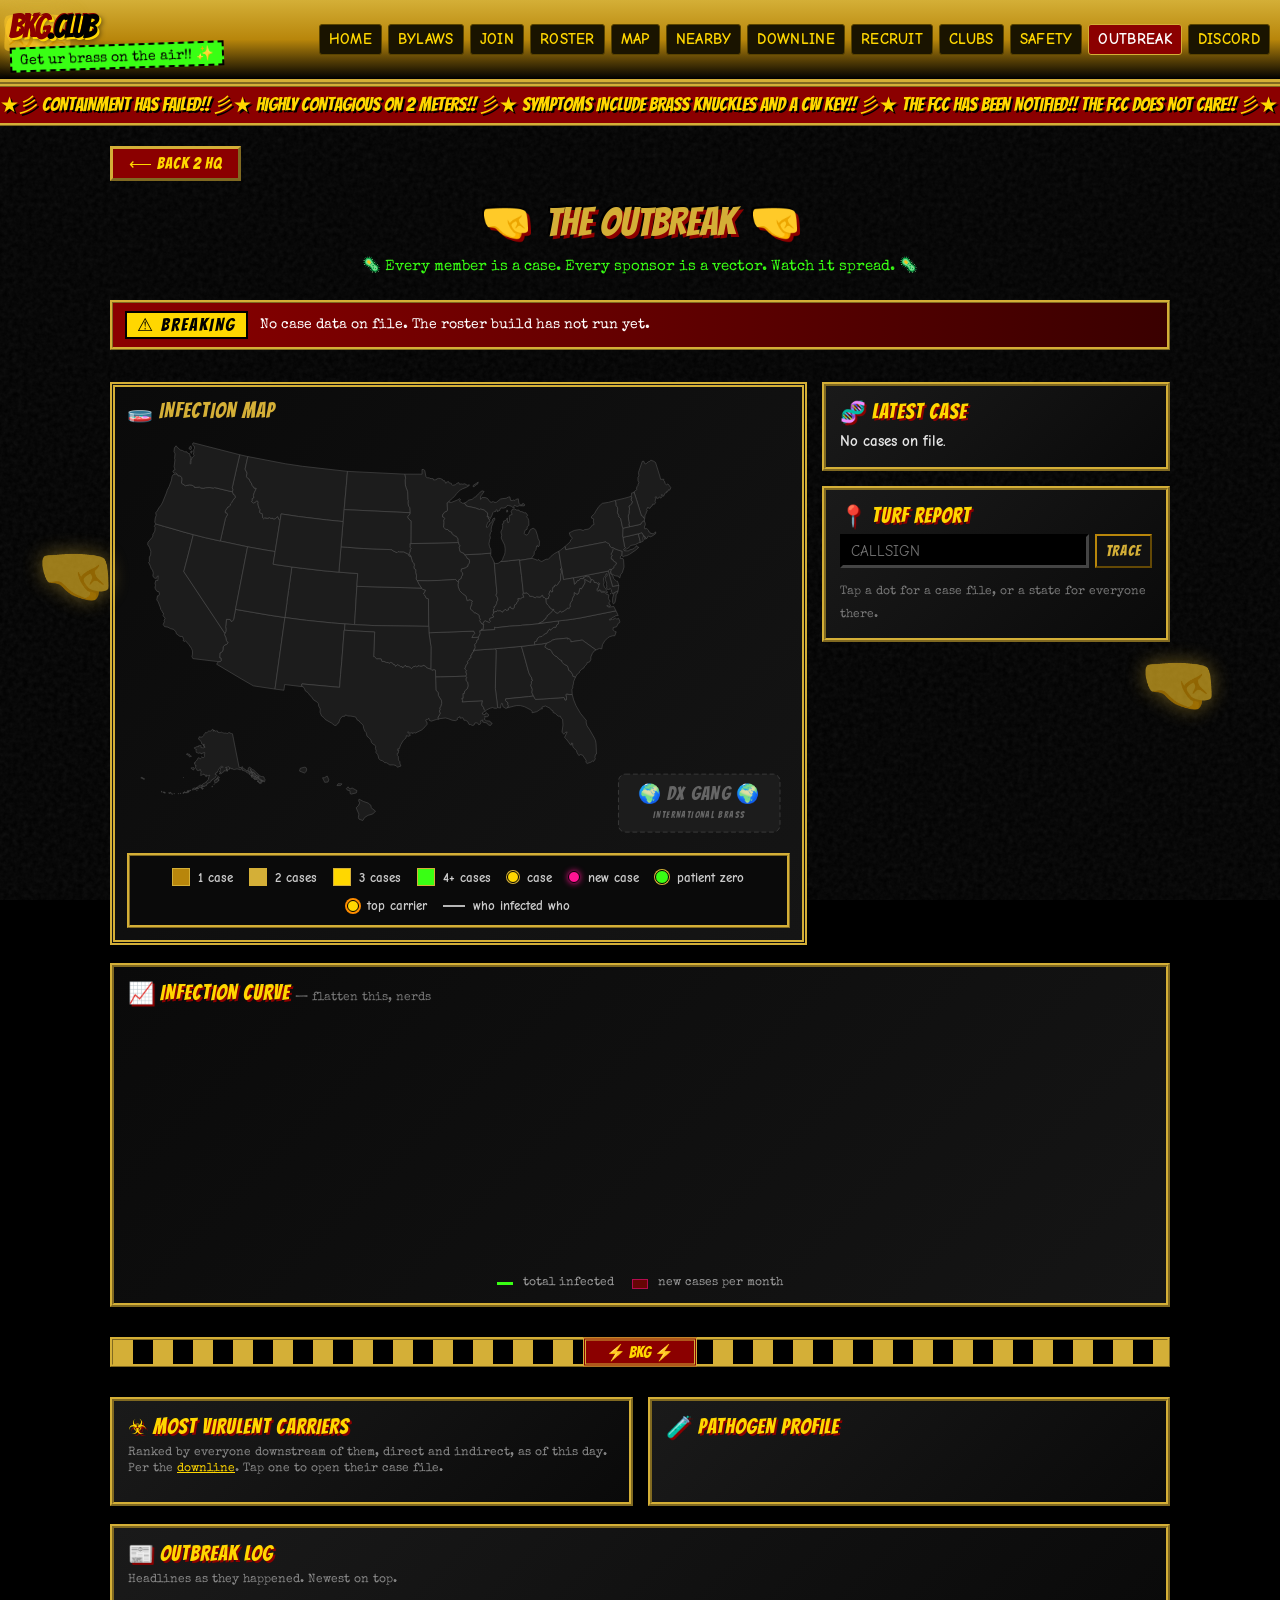
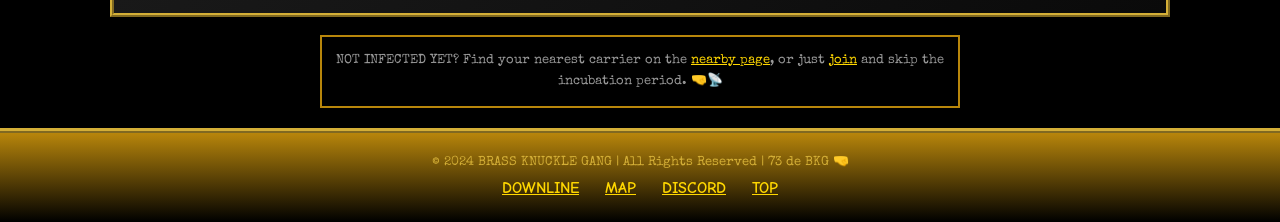
<file: outbreak.html>
<!DOCTYPE html>
<html lang="en">
<head>
    <meta charset="UTF-8">
    <meta name="viewport" content="width=device-width, initial-scale=1.0">
    <title>~*~BKG OUTBREAK~*~ Tracking The Spread Of The Brass Knuckle Gang!!</title>
    <meta property="og:title" content="BKG OUTBREAK — there is no cure">
    <meta property="og:description" content="Watch the Brass Knuckle Gang spread across the map like a virus, one ham at a time. Patient zero, super-spreaders, R₀, the works.">
    <link rel="icon" type="image/svg+xml" href="data:image/svg+xml,%3Csvg xmlns='http://www.w3.org/2000/svg' viewBox='0 0 32 32'%3E%3Ccircle cx='16' cy='16' r='15' fill='%231a0a00' stroke='%23D4AF37' stroke-width='2'/%3E%3Ctext x='16' y='23' font-size='18' text-anchor='middle'%3E%F0%9F%A6%A0%3C/text%3E%3C/svg%3E">
    <link rel="preconnect" href="https://fonts.googleapis.com">
    <link rel="preconnect" href="https://fonts.gstatic.com" crossorigin>
    <link href="https://fonts.googleapis.com/css2?family=Anton&family=Bangers&family=Comic+Neue:wght@400;700&family=Special+Elite&display=swap" rel="stylesheet">
    <link rel="stylesheet" href="assets/bkg.css">
</head>
<body>
    <div class="tiled-bg"></div>
    <div class="grunge-overlay"></div>
    <div class="floating-knuckle">🤜</div>
    <div class="floating-knuckle">🤛</div>
    <div class="floating-knuckle">🤜</div>
    <div class="floating-knuckle">🤛</div>

    <header class="header">
        <div class="header-content">
            <div class="logo-area">
                <div>
                    <a href="index.html" class="logo-text"><span>BKG</span>.club</a>
                    <div class="tagline">Get ur brass on the air!! ✨</div>
                </div>
            </div>
            <nav class="nav-links">
                <a href="index.html#home">HOME</a>
                <a href="index.html#bylaws">BYLAWS</a>
                <a href="index.html#join">JOIN</a>
                <a href="index.html#roster">ROSTER</a>
                <a href="index.html#map">MAP</a>
                <a href="nearby.html">NEARBY</a>
                <a href="tree.html">DOWNLINE</a>
                <a href="recruit.html">RECRUIT</a>
                <a href="clubs.html">CLUBS</a>
                <a href="safety.html">SAFETY</a>
                <a href="outbreak.html" class="active">OUTBREAK</a>
                <a href="https://discord.gg/wDs5dth22k" target="_blank" rel="noopener">DISCORD</a>
            </nav>
        </div>
    </header>

    <div class="marquee-container">
        <div class="marquee-text">
            ★彡 CONTAINMENT HAS FAILED!! 彡★ HIGHLY CONTAGIOUS ON 2 METERS!! 彡★ SYMPTOMS INCLUDE BRASS KNUCKLES AND A CW KEY!! 彡★ THE FCC HAS BEEN NOTIFIED!! THE FCC DOES NOT CARE!! 彡★ THERE IS NO CURE!! 彡★
        </div>
    </div>

    <main class="main-wrapper ob-wrapper">
        <a href="index.html" class="back-link">⟵ BACK 2 HQ</a>
        <h2 class="section-title">THE OUTBREAK</h2>
        <div class="section-subtitle">🦠 Every member is a case. Every sponsor is a vector. Watch it spread. 🦠</div>

        <!-- ============================================================
             BREAKING BANNER — flashes the newest headline as the timeline plays
             ============================================================ -->
        <div class="ob-breaking" id="obBreaking" aria-live="polite">
            <span class="ob-breaking-tag">⚠ BREAKING</span>
            <span class="ob-breaking-text" id="obBreakingText">Loading case files…</span>
        </div>

        <!-- ============================================================
             TIMELINE CONTROLS
             ============================================================ -->
        <div class="ob-controls" id="obControls">
            <button type="button" class="tree-ctrl ob-btn" id="obPlay" aria-label="Play or pause the outbreak replay">▶ PLAY</button>
            <button type="button" class="tree-ctrl ob-btn" id="obRestart" aria-label="Restart from patient zero">⟲ DAY 0</button>
            <button type="button" class="tree-ctrl ob-btn" id="obPrevCase" aria-label="Back to the previous case">◀ CASE</button>
            <button type="button" class="tree-ctrl ob-btn" id="obNextCase" aria-label="Forward to the next case">CASE ▶</button>
            <button type="button" class="tree-ctrl ob-btn" id="obEnd" aria-label="Jump to today">⏭ TODAY</button>
            <div class="ob-speed" role="group" aria-label="Playback speed" id="obSpeed">
                <span class="ob-speed-label">SPEED</span>
                <button type="button" class="ob-speed-btn" data-speed="0.5" aria-pressed="false">½×</button>
                <button type="button" class="ob-speed-btn is-on" data-speed="1" aria-pressed="true">1×</button>
                <button type="button" class="ob-speed-btn" data-speed="2" aria-pressed="false">2×</button>
                <button type="button" class="ob-speed-btn" data-speed="4" aria-pressed="false">4×</button>
            </div>
            <div class="ob-day">
                <span class="ob-day-num" id="obDayNum">DAY 0</span>
                <span class="ob-day-date" id="obDayDate">—</span>
                <span class="ob-day-case" id="obCaseNum"></span>
            </div>
        </div>
        <input type="range" class="ob-scrub" id="obScrub" min="0" max="0" value="0" step="1" aria-label="Outbreak timeline">

        <!-- ============================================================
             STATUS TILES — the Plague Inc HUD
             ============================================================ -->
        <div class="tree-stats ob-stats" id="obStats"></div>

        <!-- ============================================================
             THE MAP
             ============================================================ -->
        <div class="ob-map-layout">
            <div class="ob-map">
                <div class="ob-map-title">🧫 INFECTION MAP</div>
        <svg class="us-map-svg" id="obMapSvg" viewBox="0 0 960 600" xmlns="http://www.w3.org/2000/svg" role="img" aria-label="Infection map: US states plus a DX box for international cases">
          <path class="us-state" id="state-AK" data-abbr="AK" data-name="Alaska" d="M 195.7 510.4 L 195.5 509.5 L 196.2 509.8 L 196.5 510.7 L 195.7 510.8 L 195.7 510.4 Z M 194.4 509.1 L 195.2 509.5 L 195.2 510.5 L 194.9 510.2 L 194.4 509.1 Z M 189.5 505.0 L 190.1 504.7 L 190.5 504.8 L 190.6 505.5 L 190.1 505.9 L 189.4 505.6 L 189.5 505.0 Z M 187.9 506.0 L 189.1 505.8 L 189.8 506.7 L 191.4 507.3 L 192.0 507.9 L 192.2 508.4 L 192.6 508.4 L 192.8 509.1 L 193.6 509.7 L 193.9 510.3 L 194.1 510.0 L 194.5 510.4 L 195.2 512.4 L 195.1 512.9 L 194.3 513.1 L 193.7 512.2 L 193.5 512.4 L 192.6 511.8 L 192.5 512.1 L 192.0 512.0 L 192.3 512.8 L 192.7 512.4 L 193.1 512.6 L 193.3 513.7 L 192.7 513.7 L 191.4 512.7 L 190.9 512.1 L 190.8 511.4 L 190.1 511.7 L 189.9 511.1 L 190.4 510.9 L 190.8 510.3 L 190.3 509.5 L 189.6 509.5 L 189.1 508.2 L 188.7 507.6 L 188.4 508.2 L 188.0 507.5 L 188.3 507.0 L 187.7 506.3 L 187.9 506.0 Z M 188.7 510.2 L 189.4 510.4 L 189.6 509.8 L 190.1 509.9 L 189.9 510.8 L 189.2 510.7 L 188.7 510.2 Z M 186.1 503.3 L 185.5 502.9 L 185.9 502.5 L 187.5 502.5 L 188.2 502.2 L 188.9 503.0 L 190.1 503.5 L 190.2 504.1 L 189.8 504.6 L 189.1 504.6 L 188.8 505.1 L 188.1 505.1 L 187.5 505.6 L 187.0 504.4 L 186.8 503.6 L 186.3 503.7 L 186.1 503.3 Z M 186.2 505.8 L 185.7 505.5 L 185.0 504.8 L 184.8 504.2 L 185.0 503.8 L 185.5 504.0 L 185.4 503.4 L 186.8 504.0 L 187.1 504.9 L 186.8 505.1 L 186.9 506.2 L 187.2 506.4 L 187.3 507.6 L 186.7 507.5 L 186.9 508.3 L 186.5 508.0 L 185.9 506.6 L 186.2 505.8 Z M 185.0 507.3 L 185.1 507.9 L 184.6 507.7 L 182.9 505.7 L 182.0 505.2 L 182.1 504.6 L 181.5 503.4 L 180.4 502.5 L 180.9 501.3 L 181.3 501.6 L 182.1 501.8 L 182.7 501.7 L 183.0 502.5 L 184.3 505.0 L 185.0 507.3 Z M 181.8 497.3 L 182.9 497.5 L 183.4 497.2 L 183.5 497.7 L 184.7 498.8 L 184.1 498.8 L 184.1 499.3 L 184.9 499.8 L 185.5 501.1 L 185.0 501.6 L 184.9 502.1 L 184.3 503.3 L 184.0 503.4 L 183.5 502.4 L 183.6 501.8 L 183.2 500.9 L 182.6 500.0 L 182.4 499.4 L 181.8 498.1 L 181.3 497.6 L 180.9 496.6 L 181.8 497.3 Z M 180.0 502.9 L 180.4 502.7 L 181.1 503.6 L 181.1 504.3 L 180.5 504.6 L 180.3 503.5 L 180.0 502.9 Z M 177.6 498.6 L 178.4 498.4 L 178.8 497.8 L 179.8 498.2 L 179.6 499.0 L 179.8 499.3 L 180.0 498.4 L 181.0 498.4 L 181.6 498.8 L 181.7 499.9 L 181.9 499.9 L 182.6 501.2 L 182.0 501.6 L 180.3 500.9 L 180.7 502.0 L 180.4 502.5 L 179.8 502.5 L 179.3 501.9 L 178.6 501.5 L 177.9 500.7 L 177.2 500.4 L 177.0 499.5 L 177.3 499.1 L 177.3 498.4 L 177.6 498.6 Z M 146.7 493.6 L 145.7 495.0 L 145.7 495.6 L 144.8 496.0 L 144.9 495.2 L 145.8 494.2 L 146.3 493.2 L 146.7 493.6 Z M 145.2 491.7 L 145.2 492.8 L 144.9 494.0 L 144.3 493.7 L 144.7 492.3 L 145.2 491.7 Z M 139.8 440.3 L 140.0 440.6 L 141.0 440.7 L 141.5 440.5 L 142.2 440.4 L 142.9 440.5 L 143.4 440.4 L 143.9 440.7 L 144.7 441.1 L 145.8 441.1 L 146.0 440.8 L 146.7 440.5 L 147.0 440.1 L 147.7 439.9 L 147.8 440.2 L 148.2 439.9 L 149.2 440.2 L 149.9 440.7 L 150.6 440.9 L 150.8 441.2 L 151.3 441.1 L 151.9 441.5 L 152.1 441.8 L 152.4 441.5 L 152.8 441.6 L 162.5 490.6 L 163.8 490.8 L 163.9 490.3 L 165.3 490.7 L 165.8 489.7 L 167.4 489.3 L 167.4 490.8 L 167.9 491.2 L 168.9 491.4 L 169.3 492.1 L 172.6 494.2 L 173.5 495.8 L 173.9 495.2 L 174.8 494.1 L 175.5 493.9 L 175.6 493.2 L 175.3 492.3 L 175.8 492.1 L 175.7 491.3 L 176.4 490.9 L 177.4 489.8 L 178.9 490.7 L 179.0 491.4 L 179.6 492.1 L 180.3 492.1 L 181.5 492.9 L 181.5 493.2 L 182.1 493.7 L 183.4 494.0 L 186.1 496.4 L 186.6 497.1 L 187.4 497.7 L 188.8 499.2 L 190.1 500.4 L 190.0 501.1 L 191.0 501.0 L 191.1 502.0 L 191.9 502.1 L 192.4 503.1 L 193.1 502.8 L 194.8 503.4 L 195.7 503.2 L 196.4 503.6 L 196.8 503.6 L 197.1 504.0 L 198.1 503.8 L 198.6 504.3 L 198.6 505.6 L 199.0 506.5 L 200.0 507.9 L 199.8 508.4 L 199.7 510.0 L 199.0 511.4 L 198.5 511.0 L 198.2 511.3 L 197.6 510.4 L 197.5 509.9 L 197.0 509.5 L 197.5 508.7 L 197.2 508.6 L 196.8 509.5 L 196.3 509.2 L 195.9 509.6 L 194.4 508.9 L 194.3 507.5 L 193.7 508.2 L 193.9 508.8 L 193.2 508.6 L 192.8 508.0 L 193.0 507.2 L 192.7 506.6 L 192.3 507.4 L 191.4 506.4 L 191.1 506.8 L 190.6 505.9 L 190.9 505.1 L 191.4 504.9 L 191.0 504.2 L 191.0 503.1 L 190.5 503.3 L 189.4 502.8 L 188.4 502.0 L 186.7 501.7 L 186.1 499.7 L 185.6 499.6 L 185.4 498.7 L 184.9 498.6 L 183.8 497.7 L 183.4 497.2 L 182.2 497.3 L 180.4 496.2 L 178.8 492.8 L 178.8 493.7 L 179.1 494.4 L 180.1 495.7 L 180.0 495.9 L 180.7 497.0 L 180.8 497.8 L 180.3 497.7 L 179.6 497.0 L 179.0 497.0 L 178.3 497.5 L 178.0 496.2 L 177.3 495.4 L 176.9 495.8 L 175.0 495.2 L 174.9 495.5 L 175.9 495.6 L 176.8 496.3 L 177.1 496.2 L 177.4 496.9 L 178.0 497.6 L 177.2 498.3 L 176.6 498.1 L 176.7 498.8 L 175.9 498.5 L 175.5 498.2 L 175.1 498.3 L 173.6 497.6 L 172.5 496.9 L 172.3 496.4 L 171.6 495.7 L 170.0 495.4 L 169.2 495.0 L 167.7 494.6 L 166.7 494.2 L 166.6 493.4 L 166.9 493.6 L 167.1 493.1 L 166.5 492.1 L 166.8 491.4 L 166.5 491.2 L 166.1 492.5 L 164.9 493.5 L 163.3 493.5 L 161.8 493.1 L 161.6 492.6 L 161.0 492.9 L 160.3 492.6 L 158.7 492.5 L 157.8 492.7 L 155.9 493.3 L 155.2 493.6 L 154.2 493.0 L 153.1 492.8 L 152.6 492.4 L 152.4 491.6 L 151.7 491.7 L 151.5 492.5 L 150.0 491.7 L 149.8 491.3 L 148.5 492.3 L 147.9 493.2 L 147.5 492.4 L 147.7 491.9 L 148.2 492.0 L 149.4 491.2 L 149.2 490.8 L 148.6 491.1 L 148.3 490.5 L 147.7 490.5 L 147.0 489.0 L 146.8 489.4 L 146.0 489.7 L 145.7 489.5 L 145.5 490.0 L 144.5 490.0 L 144.5 490.5 L 143.9 490.7 L 143.5 490.5 L 143.7 489.5 L 143.4 489.6 L 143.0 490.7 L 143.7 491.0 L 143.8 491.7 L 144.3 492.5 L 144.1 493.4 L 143.6 493.2 L 143.5 493.6 L 144.0 493.8 L 144.4 494.9 L 143.7 495.2 L 143.3 495.0 L 142.7 495.4 L 142.3 495.1 L 141.5 495.2 L 141.5 494.8 L 141.1 495.1 L 141.0 495.7 L 140.6 495.2 L 140.2 495.9 L 140.4 496.3 L 139.8 496.7 L 139.2 496.8 L 139.1 497.4 L 138.5 497.9 L 138.1 497.8 L 137.6 498.4 L 137.3 498.4 L 136.5 499.6 L 135.7 499.7 L 135.4 499.3 L 134.9 500.0 L 133.9 499.5 L 134.1 498.6 L 134.8 498.3 L 135.2 498.3 L 135.3 498.0 L 136.1 497.2 L 136.1 496.6 L 135.1 497.5 L 134.2 497.0 L 134.1 496.7 L 134.5 495.3 L 135.2 494.3 L 135.3 493.5 L 135.5 493.4 L 135.5 492.5 L 135.1 491.6 L 136.0 491.2 L 137.6 489.8 L 138.1 490.3 L 138.6 490.4 L 139.4 489.8 L 138.5 489.1 L 138.1 488.6 L 137.4 488.7 L 136.9 488.4 L 136.8 488.7 L 136.0 489.1 L 135.7 489.8 L 134.9 490.1 L 134.1 490.9 L 134.0 491.5 L 133.4 491.8 L 133.2 492.4 L 132.8 492.8 L 132.6 493.9 L 131.7 494.7 L 132.2 495.2 L 131.8 496.0 L 131.0 496.2 L 130.9 497.3 L 130.1 497.7 L 129.9 497.2 L 129.5 498.0 L 129.0 498.1 L 129.1 498.7 L 128.0 499.0 L 127.8 500.6 L 129.0 500.7 L 130.0 501.2 L 130.3 501.7 L 129.9 502.5 L 129.2 503.1 L 128.6 503.1 L 128.6 503.6 L 128.2 503.8 L 128.4 504.3 L 127.9 505.2 L 127.0 506.0 L 126.5 506.0 L 126.0 506.3 L 125.6 506.3 L 125.2 506.6 L 125.3 507.0 L 124.6 507.2 L 124.4 507.9 L 124.0 507.5 L 123.4 508.7 L 122.5 508.6 L 122.5 509.3 L 122.0 509.1 L 121.6 509.4 L 121.6 510.3 L 120.9 511.7 L 120.0 511.8 L 119.1 512.4 L 119.0 512.8 L 118.5 512.2 L 117.6 513.5 L 117.3 513.1 L 116.8 513.2 L 116.7 514.0 L 116.2 514.3 L 115.6 514.1 L 115.1 514.8 L 115.9 515.1 L 114.9 516.8 L 112.2 517.1 L 111.4 518.6 L 111.2 518.2 L 111.4 517.3 L 110.9 517.1 L 110.2 517.4 L 110.1 517.8 L 109.1 518.3 L 108.6 518.9 L 108.5 518.4 L 108.2 519.0 L 107.6 518.6 L 106.4 519.3 L 105.6 519.2 L 105.8 518.5 L 105.5 517.8 L 105.1 518.3 L 105.0 518.9 L 103.7 520.6 L 103.4 520.1 L 103.2 520.7 L 102.4 520.5 L 102.5 519.5 L 102.0 519.2 L 101.8 519.5 L 102.2 520.0 L 101.9 520.7 L 101.2 521.0 L 100.8 520.2 L 100.3 520.0 L 100.1 520.3 L 100.6 520.9 L 99.5 521.5 L 100.2 521.8 L 100.1 522.1 L 99.6 521.8 L 98.7 522.4 L 97.2 522.1 L 96.4 522.5 L 96.2 522.8 L 95.3 523.1 L 94.7 522.8 L 94.6 521.8 L 95.3 521.6 L 96.0 520.5 L 96.6 520.6 L 98.1 520.0 L 99.2 520.1 L 99.5 520.9 L 99.9 520.4 L 99.9 519.8 L 100.6 519.6 L 101.3 519.7 L 102.4 518.4 L 103.5 517.3 L 105.0 516.3 L 106.6 516.0 L 107.2 516.3 L 107.8 516.0 L 108.0 516.5 L 107.6 517.0 L 107.9 517.5 L 108.1 516.8 L 108.8 516.9 L 109.0 517.3 L 109.5 517.5 L 109.5 517.0 L 108.8 516.5 L 108.8 516.2 L 109.4 514.8 L 110.2 514.1 L 111.2 513.4 L 112.7 512.9 L 113.9 512.0 L 114.4 512.4 L 114.8 512.3 L 114.7 511.7 L 114.8 511.1 L 115.7 509.9 L 116.9 509.2 L 117.8 508.2 L 117.8 507.6 L 118.7 503.4 L 119.8 502.4 L 119.8 501.5 L 117.1 502.6 L 116.3 502.4 L 116.2 501.9 L 115.7 501.6 L 115.6 501.0 L 115.2 501.3 L 114.9 502.1 L 115.2 503.3 L 114.7 503.8 L 114.2 503.6 L 113.4 501.7 L 112.9 500.7 L 112.6 500.7 L 112.3 501.3 L 112.0 501.4 L 111.7 500.8 L 111.2 500.7 L 111.1 499.8 L 109.5 500.7 L 108.1 501.3 L 107.9 501.6 L 106.8 502.1 L 106.4 501.5 L 106.9 500.9 L 106.9 499.4 L 106.8 497.8 L 107.5 497.2 L 107.1 495.7 L 106.7 494.9 L 106.5 493.8 L 106.0 493.2 L 105.7 494.2 L 105.0 494.3 L 103.9 494.8 L 102.5 494.8 L 101.8 494.7 L 101.2 494.3 L 101.3 493.4 L 100.8 493.1 L 100.2 491.8 L 99.5 491.4 L 99.0 490.0 L 99.6 489.5 L 99.9 488.5 L 99.4 488.6 L 99.5 488.0 L 99.8 487.4 L 99.4 486.9 L 99.2 487.4 L 98.6 487.1 L 98.7 486.1 L 98.2 485.9 L 98.1 485.3 L 98.2 484.5 L 97.7 484.8 L 97.7 484.1 L 98.4 484.0 L 98.0 483.1 L 98.9 483.2 L 99.1 482.2 L 99.4 481.6 L 101.3 479.7 L 101.7 479.1 L 101.9 479.3 L 101.9 478.4 L 102.8 476.9 L 103.4 476.4 L 104.3 476.3 L 105.0 476.6 L 105.9 477.7 L 106.5 477.7 L 107.6 476.9 L 108.7 475.7 L 109.2 475.6 L 109.2 475.9 L 110.3 476.1 L 111.4 475.9 L 112.4 474.5 L 112.4 474.2 L 112.1 472.8 L 112.2 472.0 L 111.6 471.1 L 111.4 470.3 L 112.1 470.6 L 112.8 470.1 L 112.9 469.5 L 112.2 468.3 L 111.5 469.1 L 110.9 468.9 L 110.3 469.3 L 109.7 469.3 L 109.5 469.6 L 108.8 470.0 L 108.4 470.8 L 108.0 471.0 L 108.0 470.1 L 107.6 469.8 L 107.2 470.5 L 107.1 470.1 L 106.4 469.5 L 104.8 469.3 L 103.5 469.7 L 103.1 469.7 L 102.2 469.2 L 100.5 468.5 L 100.1 468.1 L 100.0 467.5 L 100.3 466.8 L 99.8 466.1 L 100.0 465.5 L 100.5 465.2 L 100.5 464.3 L 99.9 464.2 L 99.5 463.9 L 98.5 463.5 L 98.1 463.0 L 97.4 462.4 L 97.4 461.8 L 98.8 461.4 L 100.6 460.5 L 101.8 459.9 L 102.3 460.5 L 102.9 460.7 L 103.2 460.1 L 102.8 460.0 L 102.9 459.5 L 104.5 458.9 L 106.2 458.6 L 107.1 458.7 L 107.6 458.9 L 107.2 459.8 L 107.2 460.4 L 106.9 460.8 L 107.2 461.5 L 107.8 461.5 L 108.5 461.7 L 109.4 461.7 L 109.6 462.0 L 110.1 462.1 L 110.7 461.9 L 111.3 462.3 L 112.1 461.2 L 112.5 461.2 L 112.8 461.5 L 113.0 460.8 L 112.2 460.4 L 111.3 460.6 L 111.5 459.7 L 111.0 458.7 L 110.4 458.3 L 110.3 457.4 L 110.8 457.3 L 111.4 458.2 L 111.2 458.9 L 111.5 459.5 L 112.1 460.1 L 112.4 459.5 L 111.6 458.6 L 112.2 457.1 L 111.9 456.8 L 111.1 457.0 L 110.2 456.9 L 110.2 456.6 L 109.7 456.8 L 108.0 455.9 L 108.1 455.2 L 107.8 453.7 L 107.5 453.1 L 106.9 452.5 L 105.8 451.0 L 105.3 450.4 L 104.7 450.2 L 104.0 449.2 L 103.2 448.5 L 103.2 448.4 L 103.9 448.2 L 104.3 447.5 L 104.6 445.9 L 106.3 446.3 L 108.5 446.3 L 109.0 446.1 L 110.0 445.4 L 111.0 444.3 L 111.3 443.1 L 111.8 442.1 L 112.6 441.3 L 113.0 440.6 L 114.0 439.7 L 114.1 440.0 L 114.7 440.2 L 115.8 439.7 L 116.5 439.2 L 118.2 437.6 L 118.8 437.5 L 118.8 437.8 L 119.4 437.6 L 120.0 437.7 L 121.1 437.6 L 122.3 436.9 L 123.4 435.3 L 123.8 435.0 L 123.9 435.3 L 125.5 436.0 L 125.7 436.5 L 125.1 437.0 L 124.8 437.1 L 124.8 437.9 L 125.7 437.6 L 125.7 437.2 L 126.1 436.8 L 126.2 437.0 L 126.5 436.1 L 127.3 437.0 L 127.2 437.6 L 127.7 437.8 L 128.0 438.2 L 128.5 437.6 L 129.3 437.5 L 129.7 437.3 L 130.9 437.5 L 131.5 437.7 L 131.2 439.0 L 132.3 439.2 L 132.4 439.6 L 133.5 440.1 L 133.5 439.8 L 134.3 439.4 L 135.0 439.4 L 135.0 439.7 L 135.5 439.7 L 135.9 439.3 L 136.6 439.2 L 137.1 439.3 L 137.9 439.7 L 138.2 439.6 L 138.7 440.1 L 139.0 439.9 L 139.4 440.0 L 139.8 440.3 Z M 131.4 506.2 L 131.3 506.4 L 130.4 506.1 L 131.0 504.7 L 131.7 504.6 L 132.1 503.3 L 132.6 504.4 L 133.0 504.0 L 133.7 504.6 L 133.8 505.5 L 132.6 505.6 L 132.2 506.0 L 131.4 506.2 Z M 128.5 508.8 L 129.3 508.1 L 128.6 508.0 L 128.5 507.4 L 129.1 507.0 L 129.6 507.3 L 129.6 507.9 L 129.9 507.5 L 129.9 506.5 L 130.4 507.0 L 130.5 506.4 L 131.0 506.7 L 131.5 506.7 L 132.0 506.4 L 132.7 506.9 L 132.7 508.5 L 133.6 508.3 L 133.1 509.4 L 132.0 509.0 L 132.4 509.7 L 132.1 510.2 L 131.5 510.0 L 131.5 511.0 L 130.6 511.3 L 130.4 511.8 L 129.8 511.4 L 129.2 512.5 L 128.8 512.6 L 128.3 513.1 L 128.1 511.9 L 127.5 512.5 L 127.4 512.2 L 126.8 511.8 L 126.8 510.7 L 126.2 510.2 L 126.6 509.0 L 127.7 508.2 L 128.4 508.3 L 128.5 508.8 Z M 126.8 513.9 L 126.2 514.9 L 126.0 514.8 L 126.8 513.9 Z M 123.5 517.5 L 123.9 517.5 L 123.7 518.6 L 123.0 518.5 L 122.8 518.1 L 123.5 517.5 Z M 110.4 520.2 L 110.1 521.3 L 109.1 522.1 L 109.7 520.7 L 110.0 520.9 L 110.4 520.2 Z M 108.5 519.6 L 109.1 519.6 L 109.0 520.2 L 108.4 520.8 L 108.0 520.3 L 107.6 520.7 L 107.5 519.7 L 107.7 519.4 L 108.5 519.6 Z M 103.0 521.0 L 103.1 521.5 L 102.7 521.7 L 102.5 521.2 L 103.0 521.0 Z M 108.4 474.8 L 108.0 475.3 L 108.0 474.8 L 108.4 474.8 Z M 101.0 523.4 L 101.7 523.7 L 101.5 524.1 L 101.0 524.0 L 101.0 523.4 Z M 92.4 523.1 L 92.5 523.7 L 92.0 523.9 L 91.9 523.3 L 92.4 523.1 Z M 91.7 523.7 L 90.6 524.1 L 90.5 523.7 L 91.0 523.3 L 91.7 523.7 Z M 95.9 490.7 L 96.6 490.6 L 96.6 491.0 L 97.2 491.0 L 97.6 491.4 L 97.4 492.9 L 97.1 493.4 L 96.3 493.6 L 96.1 494.0 L 95.2 493.3 L 94.7 493.2 L 93.9 492.3 L 93.6 492.2 L 93.1 491.7 L 93.0 490.9 L 93.3 490.8 L 94.3 491.2 L 94.8 490.7 L 95.3 490.8 L 95.6 490.4 L 95.9 490.7 Z M 89.6 524.1 L 90.0 524.6 L 88.8 525.4 L 88.8 525.6 L 90.2 525.1 L 90.2 525.5 L 89.5 525.9 L 88.6 526.1 L 88.5 526.5 L 87.4 526.9 L 86.6 526.7 L 86.0 527.1 L 84.9 527.3 L 84.5 526.8 L 85.6 526.4 L 85.9 526.6 L 86.8 526.3 L 86.7 525.7 L 87.3 525.3 L 87.9 525.7 L 88.0 525.3 L 87.3 525.1 L 87.0 524.6 L 87.5 524.1 L 88.8 523.9 L 88.9 524.7 L 89.6 524.1 Z M 81.1 527.0 L 82.5 526.3 L 82.7 525.9 L 83.3 525.5 L 84.0 525.4 L 84.4 525.8 L 84.4 526.5 L 82.9 526.9 L 81.9 527.9 L 81.2 528.1 L 81.1 527.0 Z M 77.8 527.7 L 77.8 528.2 L 77.0 528.1 L 77.0 527.7 L 77.8 527.7 Z M 82.1 504.9 L 81.6 505.3 L 81.6 504.8 L 82.1 504.9 Z M 74.6 528.0 L 74.7 528.5 L 74.0 528.7 L 74.1 528.2 L 74.6 528.0 Z M 86.9 470.1 L 88.5 471.3 L 89.7 470.9 L 90.2 471.1 L 90.5 471.6 L 90.5 472.3 L 91.3 472.8 L 91.5 473.2 L 92.7 473.6 L 93.4 474.0 L 92.8 474.7 L 92.3 474.4 L 91.6 474.4 L 91.2 474.7 L 90.7 475.4 L 90.4 474.5 L 90.0 473.9 L 89.5 473.8 L 89.5 473.2 L 88.5 472.2 L 87.9 472.0 L 86.9 472.4 L 86.4 471.9 L 86.3 471.2 L 86.9 470.1 Z M 68.6 528.1 L 68.5 528.7 L 67.9 528.6 L 68.1 528.1 L 68.6 528.1 Z M 64.5 528.2 L 64.8 528.5 L 66.0 528.9 L 66.0 529.0 L 64.6 528.9 L 64.5 528.2 Z M 62.5 526.8 L 62.7 526.3 L 63.2 526.3 L 63.6 527.0 L 63.3 527.4 L 62.9 527.2 L 62.8 527.8 L 62.2 527.7 L 60.8 527.8 L 60.1 527.4 L 60.4 527.1 L 61.2 527.4 L 62.5 526.8 Z M 55.1 526.8 L 55.7 526.9 L 55.4 527.5 L 54.7 527.2 L 53.6 527.6 L 53.6 526.5 L 54.0 526.6 L 54.3 525.9 L 54.8 526.0 L 54.6 526.5 L 55.1 526.8 Z M 53.1 525.5 L 53.3 525.9 L 52.8 526.7 L 52.2 526.7 L 52.4 526.2 L 53.1 525.5 Z M 50.0 524.5 L 50.5 524.8 L 50.8 525.5 L 50.0 526.1 L 50.0 524.5 Z M 25.7 507.1 L 25.0 507.1 L 24.7 507.5 L 20.0 505.3 L 21.2 504.9 L 21.4 504.6 L 25.7 507.1 Z"/>
          <path class="us-state" id="state-AL" data-abbr="AL" data-name="Alabama" d="M 545.6 317.2 L 571.5 314.9 L 575.9 330.4 L 582.2 353.2 L 584.6 358.1 L 586.6 360.8 L 586.1 362.7 L 588.0 363.6 L 585.7 366.2 L 586.0 368.5 L 585.0 371.7 L 587.2 377.1 L 586.6 382.0 L 588.9 386.8 L 581.3 387.8 L 548.5 391.0 L 548.2 393.5 L 552.0 396.7 L 551.7 399.7 L 553.0 401.1 L 551.0 404.0 L 548.9 404.8 L 544.6 402.2 L 543.8 397.7 L 542.6 397.3 L 541.4 400.8 L 541.2 404.2 L 537.0 403.6 L 533.6 375.7 L 534.3 340.5 L 534.8 320.2 L 533.1 318.4 L 545.6 317.2 Z"/>
          <path class="us-state" id="state-AR" data-abbr="AR" data-name="Arkansas" d="M 439.4 295.1 L 502.4 292.8 L 503.9 296.2 L 501.8 298.6 L 499.7 302.2 L 509.2 301.6 L 508.9 305.1 L 506.8 306.2 L 506.5 309.1 L 503.9 312.3 L 504.5 316.7 L 503.2 320.0 L 501.8 320.6 L 502.8 322.2 L 500.5 323.7 L 499.6 326.9 L 498.1 327.8 L 498.5 331.4 L 495.9 332.6 L 496.0 333.8 L 493.1 337.0 L 494.1 339.0 L 491.5 342.1 L 489.4 347.8 L 492.2 350.1 L 491.0 351.7 L 492.0 355.5 L 490.9 358.1 L 453.7 359.2 L 447.1 359.3 L 446.9 349.5 L 444.7 348.8 L 441.7 349.7 L 440.1 348.0 L 440.4 315.6 L 437.4 295.2 L 439.4 295.1 Z"/>
          <path class="us-state" id="state-AZ" data-abbr="AZ" data-name="Arizona" d="M 228.8 273.1 L 214.4 376.8 L 183.1 372.1 L 166.3 362.4 L 129.9 340.8 L 132.2 337.0 L 135.3 336.9 L 136.4 335.5 L 136.2 332.0 L 134.2 331.5 L 134.6 324.5 L 138.1 322.6 L 139.0 320.0 L 139.3 315.6 L 141.7 312.8 L 144.3 312.0 L 146.5 310.0 L 144.1 306.8 L 143.0 301.7 L 141.2 298.2 L 141.7 296.0 L 143.1 293.6 L 143.4 290.2 L 142.9 286.5 L 144.1 275.7 L 149.6 276.0 L 150.9 278.6 L 152.3 278.7 L 154.4 276.0 L 157.2 261.3 L 207.9 270.0 L 228.8 273.1 Z"/>
          <path class="us-state" id="state-CA" data-abbr="CA" data-name="California" d="M 54.1 141.2 L 65.2 144.3 L 82.6 149.4 L 96.1 153.0 L 88.2 184.0 L 82.3 206.6 L 96.0 227.2 L 109.2 247.1 L 119.9 263.1 L 127.7 274.8 L 141.7 296.0 L 141.2 298.2 L 143.0 301.7 L 144.1 306.8 L 146.5 310.0 L 144.3 312.0 L 141.7 312.8 L 139.3 315.6 L 139.0 320.0 L 138.1 322.6 L 134.6 324.5 L 134.2 331.5 L 136.2 332.0 L 136.4 335.5 L 135.3 336.9 L 132.2 337.0 L 111.9 334.6 L 95.4 332.6 L 94.1 329.8 L 94.9 326.1 L 94.8 321.4 L 93.4 317.8 L 89.7 312.4 L 84.8 306.9 L 83.4 307.8 L 81.3 306.5 L 82.1 304.8 L 80.4 300.6 L 76.7 300.5 L 71.3 296.4 L 71.0 294.0 L 67.6 290.3 L 62.9 289.2 L 59.4 287.1 L 54.4 286.3 L 52.5 283.3 L 54.4 278.4 L 53.7 277.4 L 55.2 274.1 L 52.2 270.4 L 53.0 266.8 L 51.6 266.2 L 50.1 262.4 L 48.7 261.3 L 48.5 259.1 L 45.1 250.3 L 43.1 247.5 L 44.2 241.6 L 45.1 242.4 L 47.1 239.2 L 46.0 235.5 L 43.4 235.2 L 41.0 231.5 L 40.5 228.9 L 41.4 226.9 L 40.6 223.6 L 41.9 218.9 L 44.5 219.6 L 45.3 212.8 L 44.0 213.2 L 42.8 216.3 L 39.9 216.2 L 37.4 212.9 L 38.1 208.5 L 36.9 204.6 L 34.8 201.7 L 34.0 199.0 L 31.3 193.2 L 32.4 192.1 L 32.4 185.6 L 34.2 182.5 L 34.5 177.2 L 32.5 171.3 L 30.0 167.6 L 30.3 164.2 L 36.0 157.5 L 37.5 155.1 L 37.4 152.9 L 40.3 147.9 L 40.7 142.7 L 39.6 141.1 L 41.4 137.5 L 54.1 141.2 Z"/>
          <path class="us-state" id="state-CO" data-abbr="CO" data-name="Colorado" d="M 254.2 201.8 L 284.0 205.3 L 306.9 207.4 L 334.2 209.4 L 333.0 227.9 L 329.7 283.4 L 315.8 282.4 L 296.5 280.9 L 260.0 277.2 L 252.1 276.2 L 228.8 273.1 L 231.7 251.8 L 231.8 249.7 L 234.0 234.2 L 238.8 199.9 L 254.2 201.8 Z"/>
          <path class="us-state" id="state-CT" data-abbr="CT" data-name="Connecticut" d="M 724.2 155.7 L 740.7 151.8 L 740.8 152.1 L 743.5 162.7 L 743.1 164.6 L 741.9 164.6 L 736.5 167.4 L 729.5 168.8 L 727.1 172.0 L 724.1 173.5 L 720.8 176.5 L 719.3 174.7 L 722.2 171.9 L 720.9 170.7 L 718.4 156.9 L 724.2 155.7 Z"/>
          <path class="us-state" id="state-DC" data-abbr="DC" data-name="District of Columbia" d="M 682.8 222.6 L 684.9 224.0 L 683.5 226.3 L 681.9 223.9 L 682.8 222.6 Z"/>
          <path class="us-state" id="state-DE" data-abbr="DE" data-name="Delaware" d="M 702.0 203.3 L 701.2 205.7 L 700.0 207.2 L 701.0 210.0 L 703.6 212.2 L 705.1 216.6 L 709.0 220.6 L 710.5 220.5 L 712.5 226.6 L 703.4 228.3 L 697.2 205.8 L 699.1 203.4 L 702.0 203.3 Z"/>
          <path class="us-state" id="state-FL" data-abbr="FL" data-name="Florida" d="M 581.3 387.8 L 588.9 386.8 L 591.7 391.8 L 613.2 390.4 L 633.3 389.0 L 634.7 392.8 L 636.5 392.4 L 636.7 388.6 L 635.6 385.3 L 636.8 383.7 L 640.6 384.7 L 645.0 384.7 L 647.1 392.4 L 650.5 400.9 L 656.9 411.8 L 665.9 423.0 L 665.0 424.1 L 666.3 429.8 L 670.3 435.7 L 677.2 447.8 L 678.8 451.6 L 679.5 455.8 L 680.2 470.9 L 678.7 471.5 L 677.8 476.3 L 678.6 477.7 L 676.0 481.6 L 674.6 481.0 L 671.7 482.9 L 666.6 484.5 L 664.8 482.9 L 665.1 480.0 L 660.1 472.6 L 657.0 471.6 L 654.6 473.1 L 652.0 469.0 L 650.9 465.4 L 646.9 461.9 L 645.7 459.3 L 645.7 455.4 L 643.7 455.0 L 644.5 457.2 L 642.9 458.0 L 636.3 449.0 L 633.9 446.8 L 637.7 438.9 L 634.6 439.8 L 632.8 442.3 L 630.2 439.1 L 631.6 428.8 L 631.0 420.5 L 628.8 418.7 L 627.8 416.1 L 624.7 416.0 L 620.5 412.1 L 617.4 410.7 L 616.9 408.0 L 614.8 407.3 L 612.8 404.5 L 606.2 401.3 L 601.1 402.9 L 601.7 405.6 L 599.9 405.3 L 593.7 409.5 L 586.8 411.1 L 586.8 409.1 L 584.9 406.9 L 576.1 402.4 L 570.0 400.7 L 564.7 400.6 L 560.4 401.5 L 551.0 404.0 L 553.0 401.1 L 551.7 399.7 L 552.0 396.7 L 548.2 393.5 L 548.5 391.0 L 581.3 387.8 Z"/>
          <path class="us-state" id="state-GA" data-abbr="GA" data-name="Georgia" d="M 608.4 310.1 L 605.8 314.4 L 605.8 316.3 L 611.3 319.6 L 612.8 319.1 L 615.6 322.7 L 616.4 324.8 L 619.3 328.2 L 623.1 330.1 L 625.5 333.2 L 630.0 335.7 L 630.1 337.8 L 633.3 340.8 L 637.8 343.0 L 639.2 345.8 L 640.0 349.7 L 642.3 350.7 L 645.4 355.2 L 646.0 358.2 L 649.8 359.3 L 647.0 366.0 L 646.8 369.3 L 645.7 372.4 L 645.9 375.3 L 644.5 376.8 L 645.0 384.7 L 640.6 384.7 L 636.8 383.7 L 635.6 385.3 L 636.7 388.6 L 636.5 392.4 L 634.7 392.8 L 633.3 389.0 L 613.2 390.4 L 591.7 391.8 L 588.9 386.8 L 586.6 382.0 L 587.2 377.1 L 585.0 371.7 L 586.0 368.5 L 585.7 366.2 L 588.0 363.6 L 586.1 362.7 L 586.6 360.8 L 584.6 358.1 L 582.2 353.2 L 575.9 330.4 L 571.5 314.9 L 590.5 312.6 L 600.9 311.4 L 608.4 310.1 Z"/>
          <path class="us-state" id="state-HI" data-abbr="HI" data-name="Hawaii" d="M 341.6 567.2 L 336.1 565.2 L 335.2 563.1 L 335.9 557.9 L 332.0 548.8 L 335.0 545.9 L 337.2 541.7 L 335.6 539.0 L 336.1 536.2 L 342.3 539.5 L 349.3 541.9 L 353.6 545.5 L 353.6 548.6 L 360.0 553.6 L 356.1 557.7 L 349.2 559.7 L 344.3 562.8 L 341.6 567.2 Z M 320.2 518.4 L 322.8 521.6 L 326.1 520.1 L 333.2 523.9 L 332.2 527.2 L 324.9 528.9 L 323.4 528.3 L 323.0 524.1 L 319.3 523.2 L 317.8 520.9 L 320.2 518.4 Z M 311.5 514.1 L 309.3 516.6 L 304.2 516.6 L 305.8 513.9 L 311.5 514.1 Z M 290.0 502.7 L 292.4 508.2 L 291.2 511.4 L 286.5 511.9 L 283.3 505.3 L 286.1 505.2 L 290.0 502.7 Z M 256.6 490.0 L 259.1 490.3 L 260.3 492.7 L 259.6 496.2 L 257.0 498.3 L 250.0 495.6 L 250.9 491.7 L 256.6 490.0 Z"/>
          <path class="us-state" id="state-IA" data-abbr="IA" data-name="Iowa" d="M 478.4 164.5 L 480.4 164.4 L 480.7 167.1 L 482.8 168.8 L 481.3 171.1 L 481.9 175.2 L 483.1 178.1 L 488.0 180.0 L 489.1 182.2 L 492.2 185.4 L 492.7 187.3 L 495.8 188.9 L 496.3 191.2 L 496.0 194.8 L 494.3 196.1 L 494.0 198.9 L 489.9 201.5 L 484.7 202.7 L 484.0 206.0 L 486.3 208.5 L 486.3 211.7 L 484.6 213.6 L 484.3 216.5 L 480.6 218.7 L 480.5 222.1 L 479.0 221.5 L 476.0 217.9 L 474.6 218.1 L 455.0 219.3 L 436.0 219.9 L 420.4 219.7 L 418.8 217.3 L 419.5 212.6 L 418.2 208.4 L 418.3 203.8 L 415.9 202.1 L 415.5 199.6 L 416.3 197.4 L 415.4 194.2 L 413.6 192.9 L 411.2 184.6 L 408.7 180.6 L 409.9 177.9 L 410.4 174.2 L 411.4 172.9 L 409.7 171.1 L 410.2 167.9 L 409.5 166.4 L 411.2 166.0 L 478.4 164.5 Z"/>
          <path class="us-state" id="state-ID" data-abbr="ID" data-name="Idaho" d="M 175.0 39.9 L 171.1 58.1 L 174.0 63.9 L 173.0 68.7 L 174.9 71.4 L 177.2 72.7 L 177.2 74.0 L 180.8 79.7 L 181.0 81.8 L 183.9 84.3 L 183.8 85.5 L 187.4 86.1 L 184.3 92.5 L 183.1 96.6 L 183.9 99.6 L 181.2 101.1 L 181.8 103.2 L 180.7 105.0 L 183.1 107.4 L 186.7 105.6 L 188.3 103.8 L 190.2 106.0 L 189.6 107.5 L 190.2 111.1 L 191.6 115.2 L 192.9 116.8 L 192.1 120.2 L 193.3 122.0 L 196.0 122.6 L 196.6 128.8 L 197.9 130.0 L 199.5 128.6 L 203.5 129.4 L 206.7 128.3 L 208.3 129.5 L 211.5 129.2 L 212.0 130.3 L 214.7 130.1 L 218.3 126.8 L 219.8 130.3 L 221.8 132.6 L 214.6 177.6 L 199.7 175.2 L 174.7 170.7 L 135.2 162.3 L 142.6 129.5 L 145.6 123.9 L 144.9 122.2 L 142.5 121.4 L 142.2 118.7 L 146.2 112.9 L 147.7 112.6 L 149.6 110.3 L 149.7 108.6 L 151.7 106.7 L 153.1 103.8 L 156.9 99.0 L 156.4 96.4 L 153.7 94.4 L 152.7 91.0 L 153.3 87.9 L 152.4 84.4 L 152.9 83.0 L 158.2 59.2 L 163.3 37.3 L 175.0 39.9 Z"/>
          <path class="us-state" id="state-IL" data-abbr="IL" data-name="Illinois" d="M 489.1 182.2 L 513.9 180.9 L 527.1 179.8 L 526.9 183.4 L 529.3 187.3 L 532.1 193.9 L 535.9 237.3 L 534.6 240.8 L 536.8 244.6 L 537.3 247.8 L 535.7 250.6 L 535.5 253.0 L 533.3 257.2 L 531.7 257.6 L 532.3 259.9 L 531.2 260.9 L 530.7 265.3 L 531.3 266.5 L 529.7 269.3 L 531.3 272.4 L 525.5 274.6 L 525.1 276.6 L 526.6 278.9 L 524.9 280.5 L 519.4 278.1 L 517.8 278.4 L 515.8 281.8 L 516.6 282.8 L 514.3 282.8 L 510.7 277.7 L 511.8 276.4 L 510.4 273.0 L 510.2 270.1 L 505.3 266.5 L 503.7 267.0 L 502.0 264.7 L 497.6 261.2 L 497.5 258.3 L 499.6 253.4 L 499.1 251.7 L 500.4 249.4 L 498.3 248.2 L 495.1 247.5 L 493.6 249.4 L 492.5 248.3 L 491.2 242.3 L 486.3 238.6 L 481.8 234.1 L 479.8 228.5 L 479.4 224.7 L 480.5 222.1 L 480.6 218.7 L 484.3 216.5 L 484.6 213.6 L 486.3 211.7 L 486.3 208.5 L 484.0 206.0 L 484.7 202.7 L 489.9 201.5 L 494.0 198.9 L 494.3 196.1 L 496.0 194.8 L 496.3 191.2 L 495.8 188.9 L 492.7 187.3 L 492.2 185.4 L 489.1 182.2 Z"/>
          <path class="us-state" id="state-IN" data-abbr="IN" data-name="Indiana" d="M 552.7 191.0 L 568.6 189.2 L 568.8 190.4 L 571.5 212.3 L 574.3 237.9 L 573.3 238.9 L 575.0 243.8 L 572.6 244.1 L 570.2 246.2 L 566.4 245.8 L 567.0 249.4 L 564.8 251.1 L 564.1 253.6 L 561.7 254.7 L 560.9 259.5 L 559.4 260.9 L 556.0 259.5 L 555.2 257.5 L 552.4 260.1 L 552.8 262.1 L 549.7 263.1 L 548.6 261.4 L 545.2 263.5 L 544.2 265.6 L 540.3 263.2 L 538.5 263.9 L 537.1 262.7 L 536.1 264.2 L 532.5 264.7 L 531.3 266.5 L 530.7 265.3 L 531.2 260.9 L 532.3 259.9 L 531.7 257.6 L 533.3 257.2 L 535.5 253.0 L 535.7 250.6 L 537.3 247.8 L 536.8 244.6 L 534.6 240.8 L 535.9 237.3 L 532.1 193.9 L 533.5 195.0 L 537.7 194.6 L 541.5 192.1 L 552.7 191.0 Z"/>
          <path class="us-state" id="state-KS" data-abbr="KS" data-name="Kansas" d="M 335.1 228.0 L 426.8 230.5 L 428.2 232.2 L 432.7 233.6 L 429.6 239.0 L 431.4 240.8 L 433.7 245.2 L 436.7 246.0 L 437.2 285.9 L 358.0 284.8 L 329.7 283.4 L 333.0 227.9 L 335.1 228.0 Z"/>
          <path class="us-state" id="state-KY" data-abbr="KY" data-name="Kentucky" d="M 587.8 242.5 L 591.3 244.6 L 593.4 243.0 L 598.9 243.7 L 600.1 241.7 L 602.1 240.8 L 603.1 243.8 L 604.8 244.1 L 607.1 246.3 L 607.5 251.9 L 609.7 255.2 L 612.3 257.6 L 613.3 259.6 L 616.4 261.3 L 618.3 261.3 L 613.5 267.0 L 608.7 270.5 L 608.9 271.9 L 606.9 273.4 L 607.0 275.0 L 604.3 276.1 L 603.6 278.2 L 596.2 281.9 L 596.0 282.2 L 583.7 283.5 L 572.8 284.2 L 570.0 284.7 L 553.9 285.7 L 535.7 287.8 L 532.4 287.3 L 532.9 290.6 L 514.8 291.8 L 513.1 292.1 L 513.7 289.7 L 515.9 290.4 L 516.6 282.8 L 515.8 281.8 L 517.8 278.4 L 519.4 278.1 L 524.9 280.5 L 526.6 278.9 L 525.1 276.6 L 525.5 274.6 L 531.3 272.4 L 529.7 269.3 L 531.3 266.5 L 532.5 264.7 L 536.1 264.2 L 537.1 262.7 L 538.5 263.9 L 540.3 263.2 L 544.2 265.6 L 545.2 263.5 L 548.6 261.4 L 549.7 263.1 L 552.8 262.1 L 552.4 260.1 L 555.2 257.5 L 556.0 259.5 L 559.4 260.9 L 560.9 259.5 L 561.7 254.7 L 564.1 253.6 L 564.8 251.1 L 567.0 249.4 L 566.4 245.8 L 570.2 246.2 L 572.6 244.1 L 575.0 243.8 L 573.3 238.9 L 574.3 237.9 L 579.6 237.3 L 582.9 240.8 L 583.4 242.3 L 587.8 242.5 Z"/>
          <path class="us-state" id="state-LA" data-abbr="LA" data-name="Louisiana" d="M 453.7 359.2 L 490.9 358.1 L 492.5 360.1 L 491.4 361.0 L 491.4 364.7 L 493.8 366.9 L 494.5 372.3 L 492.8 376.7 L 489.3 379.5 L 488.6 383.6 L 487.0 383.3 L 487.1 390.1 L 485.2 390.3 L 486.5 393.9 L 485.5 395.3 L 515.0 393.6 L 513.8 399.7 L 516.7 403.6 L 517.5 406.6 L 519.5 408.3 L 515.0 411.2 L 514.8 413.0 L 518.7 413.9 L 520.1 410.9 L 523.6 413.6 L 523.5 415.9 L 521.7 417.0 L 518.1 416.4 L 518.6 418.1 L 517.6 420.7 L 520.8 422.8 L 525.7 423.2 L 527.6 425.8 L 529.1 426.1 L 526.8 429.4 L 523.9 429.0 L 521.3 425.9 L 515.4 424.6 L 515.2 421.5 L 512.3 422.7 L 512.7 425.3 L 511.5 427.8 L 509.4 428.3 L 507.7 425.7 L 504.0 425.8 L 502.9 428.7 L 500.5 429.6 L 497.8 428.1 L 495.6 428.0 L 493.4 423.6 L 489.7 421.7 L 488.3 422.1 L 486.8 418.4 L 482.6 419.0 L 482.4 416.7 L 478.4 419.1 L 479.0 420.8 L 476.0 422.5 L 471.0 421.9 L 465.3 419.6 L 461.3 418.6 L 452.7 419.7 L 451.6 420.5 L 450.1 418.7 L 453.7 412.1 L 452.4 408.6 L 453.5 406.7 L 452.9 404.2 L 454.4 402.2 L 455.9 397.4 L 455.6 393.5 L 451.1 386.2 L 450.9 382.2 L 447.5 378.2 L 447.1 359.3 L 453.7 359.2 Z"/>
          <path class="us-state" id="state-MA" data-abbr="MA" data-name="Massachusetts" d="M 748.0 133.4 L 749.4 133.3 L 750.7 136.3 L 750.8 139.0 L 749.4 141.9 L 750.1 144.6 L 753.0 144.3 L 755.5 146.6 L 755.8 148.9 L 757.4 149.1 L 758.1 151.1 L 762.3 151.9 L 766.0 149.1 L 765.8 151.7 L 760.1 155.6 L 757.9 156.3 L 756.1 155.1 L 754.0 156.1 L 754.3 157.4 L 752.1 158.9 L 750.2 155.9 L 749.7 155.4 L 748.0 154.5 L 746.1 150.5 L 744.2 151.0 L 740.8 152.1 L 740.7 151.8 L 724.2 155.7 L 718.4 156.9 L 718.0 156.3 L 718.3 143.7 L 728.9 141.4 L 744.1 138.1 L 745.0 136.1 L 748.0 133.4 Z"/>
          <path class="us-state" id="state-MD" data-abbr="MD" data-name="Maryland" d="M 701.2 238.5 L 700.9 238.5 L 700.5 238.6 L 701.2 238.5 Z M 646.7 215.7 L 697.2 205.8 L 703.4 228.3 L 712.5 226.6 L 711.4 234.8 L 709.3 235.6 L 705.7 237.5 L 702.9 238.9 L 702.4 235.9 L 701.0 235.0 L 702.3 233.4 L 699.5 230.8 L 699.1 232.3 L 696.2 232.6 L 694.5 229.5 L 695.4 229.3 L 694.6 225.1 L 695.1 223.2 L 692.7 217.7 L 693.5 214.0 L 695.7 212.9 L 695.3 209.4 L 693.7 210.1 L 694.0 211.9 L 690.9 215.0 L 690.2 217.3 L 691.1 222.6 L 690.3 225.3 L 691.7 229.4 L 694.2 231.9 L 694.4 234.1 L 696.0 236.0 L 695.7 237.7 L 691.9 235.4 L 687.0 235.0 L 685.1 232.5 L 682.8 234.6 L 681.4 232.6 L 682.9 229.4 L 683.5 226.3 L 684.9 224.0 L 682.8 222.6 L 681.9 223.9 L 679.8 222.6 L 676.7 222.3 L 676.2 219.6 L 674.4 218.4 L 672.2 218.5 L 669.6 213.8 L 667.3 214.2 L 664.7 213.0 L 663.6 214.6 L 661.4 214.9 L 661.2 217.0 L 656.9 216.5 L 654.7 219.7 L 652.8 219.4 L 650.6 223.0 L 648.2 225.1 L 646.7 215.7 Z"/>
          <path class="us-state" id="state-ME" data-abbr="ME" data-name="Maine" d="M 750.0 129.6 L 748.1 128.8 L 747.8 127.0 L 745.2 125.5 L 738.1 102.4 L 734.4 91.1 L 739.1 87.2 L 737.9 86.2 L 739.2 82.9 L 740.9 81.1 L 740.2 80.1 L 741.7 77.9 L 740.3 75.0 L 740.2 70.1 L 741.6 68.0 L 741.0 62.9 L 746.5 46.8 L 748.8 46.7 L 749.9 49.9 L 751.8 50.6 L 755.1 47.6 L 757.5 46.8 L 758.9 45.1 L 763.1 46.8 L 765.7 48.5 L 771.9 68.1 L 773.0 72.9 L 777.6 72.8 L 777.7 75.0 L 779.3 76.6 L 779.0 78.6 L 781.6 80.8 L 783.7 79.5 L 787.9 85.0 L 786.2 88.6 L 784.3 88.0 L 783.7 90.3 L 781.8 90.4 L 782.1 92.1 L 779.7 92.6 L 777.2 97.5 L 775.5 95.1 L 774.1 95.3 L 775.6 97.9 L 773.1 100.2 L 771.8 98.1 L 770.7 99.7 L 767.5 100.7 L 766.7 98.1 L 764.9 99.2 L 765.8 100.9 L 765.1 105.3 L 765.8 106.3 L 764.1 109.1 L 761.5 109.0 L 760.7 111.6 L 758.9 112.5 L 757.8 114.8 L 755.8 114.9 L 754.7 113.1 L 752.7 117.0 L 754.0 118.8 L 752.1 120.0 L 752.4 121.7 L 750.6 124.4 L 750.0 129.6 Z"/>
          <path class="us-state" id="state-MI" data-abbr="MI" data-name="Michigan" d="M 586.9 187.4 L 568.8 190.4 L 568.6 189.2 L 552.7 191.0 L 541.5 192.1 L 544.0 189.4 L 545.4 185.1 L 546.8 182.4 L 547.7 178.8 L 547.9 173.7 L 547.1 168.3 L 542.1 158.0 L 542.9 153.9 L 541.6 149.2 L 544.1 144.0 L 544.3 139.8 L 543.6 137.7 L 545.7 136.5 L 545.6 133.5 L 548.9 132.4 L 551.0 128.8 L 551.5 135.4 L 552.9 135.6 L 554.2 132.1 L 553.7 126.5 L 554.6 125.0 L 558.0 123.7 L 556.4 119.9 L 558.3 116.3 L 561.2 115.8 L 564.6 117.5 L 567.8 117.4 L 569.6 119.8 L 572.0 119.7 L 576.3 121.6 L 577.7 121.3 L 580.4 124.9 L 578.9 127.2 L 581.0 129.7 L 582.0 132.7 L 582.2 139.6 L 579.8 141.6 L 579.6 145.2 L 576.6 146.8 L 575.4 151.2 L 576.3 152.7 L 579.6 153.8 L 581.7 151.2 L 584.0 146.1 L 588.2 143.7 L 590.6 144.8 L 592.3 147.2 L 594.8 154.6 L 595.5 158.4 L 597.6 162.8 L 597.2 169.5 L 595.2 170.9 L 594.8 168.5 L 593.4 169.4 L 592.5 175.1 L 590.1 177.6 L 589.8 181.9 L 586.9 185.8 L 586.9 187.4 Z M 551.2 117.7 L 551.6 119.8 L 550.0 120.4 L 550.3 117.3 L 551.2 117.7 Z M 525.7 131.9 L 523.5 130.2 L 524.5 127.5 L 521.5 127.3 L 522.4 124.7 L 522.3 121.5 L 519.5 119.6 L 517.8 117.4 L 512.2 116.0 L 510.6 116.7 L 505.0 114.5 L 491.7 111.6 L 490.1 108.6 L 487.7 107.7 L 492.5 105.5 L 494.5 103.1 L 500.0 101.9 L 503.4 98.9 L 505.0 98.7 L 506.2 96.7 L 509.9 93.7 L 511.7 91.3 L 514.5 89.6 L 517.4 90.6 L 513.0 96.6 L 512.0 98.6 L 512.3 102.0 L 514.5 99.2 L 518.8 99.2 L 522.4 100.7 L 525.8 105.4 L 527.6 106.2 L 530.7 105.1 L 531.5 106.1 L 534.8 106.4 L 541.1 101.5 L 544.6 100.8 L 549.2 100.4 L 552.2 98.7 L 554.6 98.3 L 555.7 103.3 L 558.3 103.7 L 560.6 102.7 L 561.8 103.7 L 563.3 102.0 L 566.9 101.1 L 567.7 107.4 L 569.7 109.9 L 572.3 110.3 L 572.4 108.5 L 574.8 108.1 L 576.3 109.9 L 575.4 111.4 L 568.3 111.1 L 565.1 112.3 L 561.2 110.5 L 560.4 112.7 L 561.1 114.3 L 559.5 114.1 L 556.8 111.9 L 552.6 110.8 L 550.5 111.0 L 548.7 113.6 L 545.5 114.6 L 541.8 114.4 L 540.4 115.6 L 540.3 117.6 L 536.5 119.7 L 536.5 117.3 L 534.7 117.0 L 534.2 119.5 L 531.3 119.9 L 530.1 121.1 L 528.5 125.6 L 525.4 131.4 L 525.7 131.9 Z M 506.0 80.7 L 503.1 83.3 L 501.5 83.7 L 501.5 81.8 L 508.9 76.9 L 507.7 80.0 L 506.0 80.7 Z"/>
          <path class="us-state" id="state-MN" data-abbr="MN" data-name="Minnesota" d="M 467.4 106.2 L 466.4 105.4 L 463.9 107.0 L 464.3 117.8 L 463.6 119.0 L 460.0 120.6 L 457.2 124.6 L 457.1 127.2 L 458.6 127.4 L 460.3 129.6 L 458.9 132.5 L 459.3 135.6 L 458.6 142.3 L 462.1 145.5 L 464.9 145.7 L 466.3 147.7 L 470.4 149.5 L 471.1 151.9 L 475.0 154.9 L 477.1 155.5 L 479.8 159.4 L 479.6 162.3 L 480.4 164.4 L 478.4 164.5 L 411.2 166.0 L 411.4 133.0 L 408.4 130.9 L 406.2 127.3 L 409.7 123.4 L 410.0 121.3 L 409.6 114.0 L 408.1 112.1 L 407.1 108.1 L 407.3 103.2 L 406.8 102.4 L 406.5 90.7 L 404.1 84.5 L 403.2 81.0 L 402.9 73.7 L 403.7 71.2 L 402.2 65.4 L 427.5 65.5 L 427.4 58.6 L 429.8 58.7 L 431.4 60.1 L 433.1 69.5 L 434.4 70.6 L 438.4 70.8 L 438.9 71.7 L 443.6 72.0 L 444.2 73.9 L 448.2 73.4 L 448.2 72.6 L 451.3 71.5 L 454.1 71.8 L 457.3 73.2 L 458.2 75.0 L 460.0 74.8 L 461.9 78.8 L 462.6 77.1 L 465.7 76.1 L 466.3 77.8 L 470.0 78.8 L 470.0 80.4 L 471.9 81.6 L 475.6 80.8 L 477.7 78.9 L 480.7 77.6 L 481.9 80.2 L 484.0 79.5 L 486.5 80.0 L 489.4 79.4 L 492.9 81.5 L 496.0 80.9 L 495.8 81.9 L 491.8 84.4 L 486.2 86.6 L 482.5 88.7 L 477.4 93.6 L 475.2 96.6 L 471.8 100.1 L 466.4 104.7 L 467.4 106.2 Z"/>
          <path class="us-state" id="state-MO" data-abbr="MO" data-name="Missouri" d="M 474.6 218.1 L 476.0 217.9 L 479.0 221.5 L 480.5 222.1 L 479.4 224.7 L 479.8 228.5 L 481.8 234.1 L 486.3 238.6 L 491.2 242.3 L 492.5 248.3 L 493.6 249.4 L 495.1 247.5 L 498.3 248.2 L 500.4 249.4 L 499.1 251.7 L 499.6 253.4 L 497.5 258.3 L 497.6 261.2 L 502.0 264.7 L 503.7 267.0 L 505.3 266.5 L 510.2 270.1 L 510.4 273.0 L 511.8 276.4 L 510.7 277.7 L 514.3 282.8 L 516.6 282.8 L 515.9 290.4 L 513.7 289.7 L 513.1 292.1 L 512.1 292.2 L 511.3 292.2 L 511.7 296.7 L 509.2 301.6 L 499.7 302.2 L 501.8 298.6 L 503.9 296.2 L 502.4 292.8 L 439.4 295.1 L 437.4 295.2 L 437.2 285.9 L 436.7 246.0 L 433.7 245.2 L 431.4 240.8 L 429.6 239.0 L 432.7 233.6 L 428.2 232.2 L 426.8 230.5 L 423.4 225.7 L 420.4 219.7 L 436.0 219.9 L 455.0 219.3 L 474.6 218.1 Z"/>
          <path class="us-state" id="state-MS" data-abbr="MS" data-name="Mississippi" d="M 529.1 318.7 L 533.1 318.4 L 534.8 320.2 L 534.3 340.5 L 533.6 375.7 L 537.0 403.6 L 535.4 404.6 L 531.6 404.4 L 529.9 403.4 L 526.2 404.4 L 521.1 406.9 L 519.5 408.3 L 517.5 406.6 L 516.7 403.6 L 513.8 399.7 L 515.0 393.6 L 485.5 395.3 L 486.5 393.9 L 485.2 390.3 L 487.1 390.1 L 487.0 383.3 L 488.6 383.6 L 489.3 379.5 L 492.8 376.7 L 494.5 372.3 L 493.8 366.9 L 491.4 364.7 L 491.4 361.0 L 492.5 360.1 L 490.9 358.1 L 492.0 355.5 L 491.0 351.7 L 492.2 350.1 L 489.4 347.8 L 491.5 342.1 L 494.1 339.0 L 493.1 337.0 L 496.0 333.8 L 495.9 332.6 L 498.5 331.4 L 498.1 327.8 L 499.6 326.9 L 500.5 323.7 L 502.8 322.2 L 501.8 320.6 L 529.1 318.7 Z"/>
          <path class="us-state" id="state-MT" data-abbr="MT" data-name="Montana" d="M 319.4 61.4 L 317.7 82.0 L 314.6 116.8 L 313.2 134.1 L 313.0 134.1 L 289.1 131.7 L 248.5 126.8 L 223.3 123.0 L 221.8 132.6 L 219.8 130.3 L 218.3 126.8 L 214.7 130.1 L 212.0 130.3 L 211.5 129.2 L 208.3 129.5 L 206.7 128.3 L 203.5 129.4 L 199.5 128.6 L 197.9 130.0 L 196.6 128.8 L 196.0 122.6 L 193.3 122.0 L 192.1 120.2 L 192.9 116.8 L 191.6 115.2 L 190.2 111.1 L 189.6 107.5 L 190.2 106.0 L 188.3 103.8 L 186.7 105.6 L 183.1 107.4 L 180.7 105.0 L 181.8 103.2 L 181.2 101.1 L 183.9 99.6 L 183.1 96.6 L 184.3 92.5 L 187.4 86.1 L 183.8 85.5 L 183.9 84.3 L 181.0 81.8 L 180.8 79.7 L 177.2 74.0 L 177.2 72.7 L 174.9 71.4 L 173.0 68.7 L 174.0 63.9 L 171.1 58.1 L 175.0 39.9 L 229.3 50.3 L 254.0 54.0 L 319.4 61.4 Z"/>
          <path class="us-state" id="state-NC" data-abbr="NC" data-name="North Carolina" d="M 635.2 276.9 L 645.1 275.6 L 656.4 273.8 L 708.4 263.4 L 711.6 270.3 L 707.5 270.5 L 707.1 271.5 L 702.5 273.6 L 702.0 274.7 L 698.8 275.7 L 699.3 277.0 L 703.0 275.2 L 703.7 275.9 L 707.9 274.1 L 709.6 275.5 L 712.1 274.2 L 714.0 278.4 L 713.6 280.7 L 711.9 281.2 L 709.2 286.5 L 704.4 287.7 L 704.2 290.9 L 706.9 293.6 L 708.7 293.8 L 706.7 299.5 L 703.9 299.5 L 699.3 300.9 L 696.4 302.6 L 692.0 307.1 L 688.8 312.5 L 687.8 318.6 L 684.5 317.9 L 679.4 320.1 L 659.5 305.8 L 642.9 308.3 L 642.8 306.2 L 640.1 303.4 L 638.7 304.8 L 638.3 302.9 L 620.1 304.7 L 616.2 306.0 L 613.3 308.2 L 608.4 310.1 L 600.9 311.4 L 590.5 312.6 L 590.4 308.2 L 593.3 307.4 L 594.0 304.3 L 597.3 301.1 L 601.3 300.5 L 604.5 297.2 L 608.1 295.7 L 610.8 291.1 L 612.6 289.7 L 613.2 291.4 L 618.4 287.1 L 621.2 287.4 L 622.5 283.7 L 625.0 282.4 L 625.0 278.0 L 635.2 276.9 Z"/>
          <path class="us-state" id="state-ND" data-abbr="ND" data-name="North Dakota" d="M 402.2 65.4 L 403.7 71.2 L 402.9 73.7 L 403.2 81.0 L 404.1 84.5 L 406.5 90.7 L 406.8 102.4 L 407.3 103.2 L 407.1 108.1 L 408.1 112.1 L 409.6 114.0 L 410.0 121.3 L 314.6 116.8 L 317.7 82.0 L 319.4 61.4 L 402.2 65.4 Z"/>
          <path class="us-state" id="state-NE" data-abbr="NE" data-name="Nebraska" d="M 319.7 171.4 L 342.2 173.1 L 383.9 174.8 L 384.3 175.8 L 391.1 179.2 L 392.7 177.5 L 394.6 177.9 L 400.9 178.0 L 407.9 181.5 L 408.8 184.1 L 411.2 184.6 L 413.6 192.9 L 415.4 194.2 L 416.3 197.4 L 415.5 199.6 L 415.9 202.1 L 418.3 203.8 L 418.2 208.4 L 419.5 212.6 L 418.8 217.3 L 420.4 219.7 L 423.4 225.7 L 426.8 230.5 L 335.1 228.0 L 333.0 227.9 L 334.2 209.4 L 306.9 207.4 L 310.0 170.6 L 319.7 171.4 Z"/>
          <path class="us-state" id="state-NH" data-abbr="NH" data-name="New Hampshire" d="M 734.4 91.1 L 738.1 102.4 L 745.2 125.5 L 747.8 127.0 L 748.1 128.8 L 750.0 129.6 L 749.4 133.3 L 748.0 133.4 L 745.0 136.1 L 744.1 138.1 L 728.9 141.4 L 727.4 140.3 L 726.9 137.6 L 727.8 136.4 L 727.0 133.9 L 726.1 126.1 L 727.4 122.0 L 727.5 117.7 L 728.2 116.0 L 727.0 111.6 L 730.8 108.9 L 732.1 105.3 L 730.2 102.7 L 731.1 99.3 L 730.5 97.6 L 731.1 92.6 L 734.1 92.3 L 734.4 91.1 Z"/>
          <path class="us-state" id="state-NJ" data-abbr="NJ" data-name="New Jersey" d="M 712.4 175.6 L 717.5 177.1 L 717.1 182.7 L 715.1 184.4 L 714.6 187.4 L 718.6 187.9 L 719.4 189.9 L 720.0 200.0 L 717.5 208.2 L 715.2 210.9 L 713.7 216.0 L 711.8 213.3 L 707.5 212.7 L 701.7 209.8 L 700.8 207.2 L 700.7 206.9 L 701.2 205.7 L 702.0 203.3 L 705.3 201.0 L 705.2 199.5 L 708.7 195.6 L 709.0 193.9 L 704.4 191.1 L 703.7 188.9 L 701.9 188.7 L 701.3 186.6 L 702.6 183.0 L 701.1 181.4 L 703.6 176.9 L 703.9 174.7 L 705.4 173.0 L 712.4 175.6 Z"/>
          <path class="us-state" id="state-NM" data-abbr="NM" data-name="New Mexico" d="M 252.1 276.2 L 260.0 277.2 L 296.5 280.9 L 315.8 282.4 L 315.1 291.5 L 314.6 291.5 L 311.1 337.3 L 309.4 355.9 L 308.0 374.3 L 253.4 369.3 L 252.7 371.0 L 254.3 373.3 L 228.4 370.2 L 227.3 378.5 L 214.4 376.8 L 228.8 273.1 L 252.1 276.2 Z"/>
          <path class="us-state" id="state-NV" data-abbr="NV" data-name="Nevada" d="M 135.2 162.3 L 174.7 170.7 L 157.2 261.3 L 154.4 276.0 L 152.3 278.7 L 150.9 278.6 L 149.6 276.0 L 144.1 275.7 L 142.9 286.5 L 143.4 290.2 L 143.1 293.6 L 141.7 296.0 L 127.7 274.8 L 119.9 263.1 L 109.2 247.1 L 96.0 227.2 L 82.3 206.6 L 88.2 184.0 L 96.1 153.0 L 113.2 157.4 L 135.2 162.3 Z"/>
          <path class="us-state" id="state-NY" data-abbr="NY" data-name="New York" d="M 707.4 103.5 L 708.5 107.1 L 708.6 110.6 L 710.6 113.6 L 711.0 117.1 L 710.5 121.0 L 712.8 125.7 L 712.4 127.3 L 715.2 129.7 L 717.8 142.2 L 718.3 143.7 L 718.0 156.3 L 718.4 156.9 L 720.9 170.7 L 722.2 171.9 L 719.3 174.7 L 720.8 176.5 L 726.8 176.6 L 727.7 175.2 L 732.6 174.0 L 735.0 172.8 L 738.3 168.9 L 739.1 170.9 L 741.5 171.3 L 737.3 175.2 L 727.9 181.6 L 723.8 183.5 L 720.9 184.0 L 718.9 185.4 L 717.1 182.7 L 717.5 177.1 L 712.4 175.6 L 705.4 173.0 L 704.5 171.9 L 702.4 172.3 L 699.3 169.7 L 699.0 167.0 L 697.0 165.3 L 696.0 165.6 L 694.0 163.5 L 635.6 174.9 L 634.8 170.4 L 634.7 170.1 L 642.0 163.5 L 642.8 160.7 L 645.1 158.6 L 643.5 155.7 L 642.3 155.3 L 640.7 150.5 L 647.9 147.0 L 654.7 145.8 L 657.5 145.8 L 660.8 147.2 L 662.5 146.0 L 668.2 145.0 L 671.3 143.0 L 674.3 139.0 L 676.6 138.4 L 675.6 133.5 L 676.2 130.4 L 672.9 129.0 L 673.1 126.6 L 677.5 122.5 L 678.9 119.4 L 683.7 112.1 L 688.7 107.7 L 697.4 106.3 L 707.4 103.5 Z"/>
          <path class="us-state" id="state-OH" data-abbr="OH" data-name="Ohio" d="M 625.6 177.0 L 629.6 201.5 L 627.8 202.8 L 629.0 204.7 L 629.4 207.5 L 628.3 212.2 L 628.1 219.1 L 623.6 225.8 L 622.0 226.9 L 620.3 225.9 L 619.1 228.8 L 617.5 228.9 L 616.3 232.7 L 617.0 234.7 L 615.8 236.7 L 613.3 234.2 L 611.3 239.0 L 612.4 241.7 L 610.9 242.9 L 610.7 245.4 L 607.1 246.3 L 604.8 244.1 L 603.1 243.8 L 602.1 240.8 L 600.1 241.7 L 598.9 243.7 L 593.4 243.0 L 591.3 244.6 L 587.8 242.5 L 583.4 242.3 L 582.9 240.8 L 579.6 237.3 L 574.3 237.9 L 571.5 212.3 L 568.8 190.4 L 586.9 187.4 L 592.5 189.2 L 594.5 190.4 L 595.6 188.9 L 599.0 191.3 L 600.9 192.0 L 606.9 188.7 L 610.6 188.6 L 614.1 184.6 L 619.4 180.4 L 625.6 177.0 L 625.6 177.0 Z"/>
          <path class="us-state" id="state-OK" data-abbr="OK" data-name="Oklahoma" d="M 358.0 284.8 L 437.2 285.9 L 437.4 295.2 L 440.4 315.6 L 440.1 348.0 L 434.3 346.1 L 432.8 344.0 L 428.9 342.2 L 427.9 343.8 L 424.0 343.8 L 423.2 342.8 L 419.6 344.6 L 418.1 343.6 L 414.9 344.5 L 411.9 347.3 L 410.8 345.7 L 407.6 344.4 L 404.3 344.3 L 403.3 342.2 L 399.4 346.3 L 398.2 344.0 L 396.5 344.6 L 395.2 343.1 L 391.6 341.6 L 388.9 344.0 L 387.8 341.5 L 385.7 341.1 L 384.5 339.1 L 381.6 338.2 L 379.7 339.9 L 378.5 338.3 L 375.5 338.4 L 372.3 336.7 L 369.2 336.8 L 368.3 333.2 L 363.5 332.9 L 361.7 333.4 L 358.5 329.7 L 357.3 329.9 L 358.8 294.1 L 332.4 292.7 L 315.1 291.5 L 315.8 282.4 L 329.7 283.4 L 358.0 284.8 Z"/>
          <path class="us-state" id="state-OR" data-abbr="OR" data-name="Oregon" d="M 76.0 67.8 L 77.2 67.9 L 79.3 70.5 L 79.8 73.0 L 78.9 78.4 L 84.7 82.2 L 90.9 80.9 L 94.3 81.5 L 98.0 83.6 L 98.1 84.8 L 105.5 84.1 L 106.9 85.4 L 110.7 85.9 L 114.2 85.0 L 120.0 84.8 L 125.1 85.6 L 127.0 84.9 L 152.7 91.0 L 153.7 94.4 L 156.4 96.4 L 156.9 99.0 L 153.1 103.8 L 151.7 106.7 L 149.7 108.6 L 149.6 110.3 L 147.7 112.6 L 146.2 112.9 L 142.2 118.7 L 142.5 121.4 L 144.9 122.2 L 145.6 123.9 L 142.6 129.5 L 135.2 162.3 L 113.2 157.4 L 96.1 153.0 L 82.6 149.4 L 65.2 144.3 L 54.1 141.2 L 41.4 137.5 L 40.2 134.9 L 40.9 128.9 L 42.3 125.0 L 41.6 121.3 L 43.7 118.8 L 46.1 114.4 L 49.5 110.0 L 51.7 105.8 L 57.6 91.3 L 58.0 89.2 L 61.2 83.0 L 64.4 74.1 L 65.2 69.0 L 66.7 66.2 L 72.4 65.0 L 73.9 67.7 L 76.0 67.8 Z"/>
          <path class="us-state" id="state-PA" data-abbr="PA" data-name="Pennsylvania" d="M 634.8 170.4 L 635.6 174.9 L 694.0 163.5 L 696.0 165.6 L 697.0 165.3 L 699.0 167.0 L 699.3 169.7 L 702.4 172.3 L 704.5 171.9 L 705.4 173.0 L 703.9 174.7 L 703.6 176.9 L 701.1 181.4 L 702.6 183.0 L 701.3 186.6 L 701.9 188.7 L 703.7 188.9 L 704.4 191.1 L 709.0 193.9 L 708.7 195.6 L 705.2 199.5 L 705.3 201.0 L 702.0 203.3 L 699.1 203.4 L 697.2 205.8 L 646.7 215.7 L 632.3 218.2 L 629.6 201.5 L 625.6 177.0 L 625.6 177.0 L 627.9 175.6 L 634.7 170.1 L 634.8 170.4 Z"/>
          <path class="us-state" id="state-RI" data-abbr="RI" data-name="Rhode Island" d="M 750.2 155.9 L 752.1 158.9 L 749.6 159.9 L 750.2 155.9 Z M 744.2 151.0 L 746.1 150.5 L 748.0 154.5 L 749.7 155.4 L 748.0 155.5 L 747.4 158.5 L 747.9 162.4 L 743.1 164.6 L 743.5 162.7 L 740.8 152.1 L 744.2 151.0 Z"/>
          <path class="us-state" id="state-SC" data-abbr="SC" data-name="South Carolina" d="M 613.3 308.2 L 616.2 306.0 L 620.1 304.7 L 638.3 302.9 L 638.7 304.8 L 640.1 303.4 L 642.8 306.2 L 642.9 308.3 L 659.5 305.8 L 679.4 320.1 L 676.9 321.5 L 674.2 325.1 L 671.9 330.3 L 672.0 334.2 L 669.9 337.7 L 666.6 338.3 L 666.2 340.6 L 663.1 343.6 L 661.5 346.5 L 658.6 348.1 L 655.6 351.5 L 655.5 352.8 L 652.6 354.8 L 649.8 359.3 L 646.0 358.2 L 645.4 355.2 L 642.3 350.7 L 640.0 349.7 L 639.2 345.8 L 637.8 343.0 L 633.3 340.8 L 630.1 337.8 L 630.0 335.7 L 625.5 333.2 L 623.1 330.1 L 619.3 328.2 L 616.4 324.8 L 615.6 322.7 L 612.8 319.1 L 611.3 319.6 L 605.8 316.3 L 605.8 314.4 L 608.4 310.1 L 613.3 308.2 Z"/>
          <path class="us-state" id="state-SD" data-abbr="SD" data-name="South Dakota" d="M 314.6 116.8 L 410.0 121.3 L 409.7 123.4 L 406.2 127.3 L 408.4 130.9 L 411.4 133.0 L 411.2 166.0 L 409.5 166.4 L 410.2 167.9 L 409.7 171.1 L 411.4 172.9 L 410.4 174.2 L 409.9 177.9 L 408.7 180.6 L 411.2 184.6 L 408.8 184.1 L 407.9 181.5 L 400.9 178.0 L 394.6 177.9 L 392.7 177.5 L 391.1 179.2 L 384.3 175.8 L 383.9 174.8 L 342.2 173.1 L 319.7 171.4 L 310.0 170.6 L 313.0 134.1 L 313.2 134.1 L 314.6 116.8 Z"/>
          <path class="us-state" id="state-TN" data-abbr="TN" data-name="Tennessee" d="M 532.9 290.6 L 532.4 287.3 L 535.7 287.8 L 553.9 285.7 L 570.0 284.7 L 572.8 284.2 L 583.7 283.5 L 596.0 282.2 L 596.2 281.9 L 625.0 278.0 L 625.0 282.4 L 622.5 283.7 L 621.2 287.4 L 618.4 287.1 L 613.2 291.4 L 612.6 289.7 L 610.8 291.1 L 608.1 295.7 L 604.5 297.2 L 601.3 300.5 L 597.3 301.1 L 594.0 304.3 L 593.3 307.4 L 590.4 308.2 L 590.5 312.6 L 571.5 314.9 L 545.6 317.2 L 533.1 318.4 L 529.1 318.7 L 501.8 320.6 L 503.2 320.0 L 504.5 316.7 L 503.9 312.3 L 506.5 309.1 L 506.8 306.2 L 508.9 305.1 L 509.2 301.6 L 511.7 296.7 L 511.3 292.2 L 512.1 292.2 L 513.1 292.1 L 514.8 291.8 L 532.9 290.6 Z"/>
          <path class="us-state" id="state-TX" data-abbr="TX" data-name="Texas" d="M 332.4 292.7 L 358.8 294.1 L 357.3 329.9 L 358.5 329.7 L 361.7 333.4 L 363.5 332.9 L 368.3 333.2 L 369.2 336.8 L 372.3 336.7 L 375.5 338.4 L 378.5 338.3 L 379.7 339.9 L 381.6 338.2 L 384.5 339.1 L 385.7 341.1 L 387.8 341.5 L 388.9 344.0 L 391.6 341.6 L 395.2 343.1 L 396.5 344.6 L 398.2 344.0 L 399.4 346.3 L 403.3 342.2 L 404.3 344.3 L 407.6 344.4 L 410.8 345.7 L 411.9 347.3 L 414.9 344.5 L 418.1 343.6 L 419.6 344.6 L 423.2 342.8 L 424.0 343.8 L 427.9 343.8 L 428.9 342.2 L 432.8 344.0 L 434.3 346.1 L 440.1 348.0 L 441.7 349.7 L 444.7 348.8 L 446.9 349.5 L 447.1 359.3 L 447.5 378.2 L 450.9 382.2 L 451.1 386.2 L 455.6 393.5 L 455.9 397.4 L 454.4 402.2 L 452.9 404.2 L 453.5 406.7 L 452.4 408.6 L 453.7 412.1 L 450.1 418.7 L 451.6 420.5 L 448.9 420.6 L 440.7 423.3 L 437.7 421.9 L 437.2 418.9 L 435.1 421.1 L 433.6 420.6 L 432.8 423.2 L 434.5 424.3 L 434.8 427.7 L 431.9 431.3 L 427.1 435.9 L 417.4 440.7 L 416.4 439.9 L 413.5 441.1 L 413.4 440.0 L 409.5 440.8 L 407.6 438.5 L 406.5 439.0 L 410.7 443.7 L 407.6 445.2 L 404.7 444.3 L 404.2 447.6 L 400.5 450.9 L 396.7 457.2 L 394.2 463.7 L 392.4 463.2 L 391.9 465.6 L 393.8 465.0 L 392.9 469.8 L 391.6 470.0 L 391.5 472.7 L 393.0 474.2 L 393.3 479.7 L 395.1 481.6 L 395.5 485.1 L 396.9 488.2 L 391.8 490.0 L 389.8 487.6 L 385.9 486.6 L 380.7 486.7 L 376.3 483.6 L 372.9 483.2 L 370.5 480.8 L 367.1 479.9 L 364.8 477.5 L 363.4 472.0 L 360.6 468.6 L 361.0 465.8 L 359.8 462.8 L 360.3 460.2 L 358.4 457.2 L 356.7 456.8 L 354.1 454.1 L 353.3 450.8 L 351.0 447.7 L 347.7 445.1 L 346.3 439.5 L 344.7 437.9 L 342.8 433.4 L 342.3 429.8 L 340.4 427.1 L 337.1 424.6 L 336.4 422.9 L 333.4 421.4 L 331.2 417.2 L 324.3 415.9 L 320.1 415.8 L 316.6 414.2 L 315.7 416.1 L 311.9 416.4 L 308.7 420.0 L 306.5 426.0 L 305.6 426.0 L 303.1 429.4 L 300.5 429.3 L 296.7 426.2 L 287.3 420.9 L 285.5 418.3 L 281.9 415.7 L 279.7 410.3 L 280.0 405.6 L 277.7 401.5 L 277.4 398.1 L 275.8 395.9 L 270.1 392.2 L 267.2 387.7 L 264.8 385.9 L 262.3 382.0 L 258.6 379.7 L 256.4 374.6 L 254.3 373.3 L 252.7 371.0 L 253.4 369.3 L 308.0 374.3 L 309.4 355.9 L 311.1 337.3 L 314.6 291.5 L 315.1 291.5 L 332.4 292.7 Z"/>
          <path class="us-state" id="state-UT" data-abbr="UT" data-name="Utah" d="M 199.7 175.2 L 214.6 177.6 L 211.7 195.9 L 238.8 199.9 L 234.0 234.2 L 231.8 249.7 L 231.7 251.8 L 228.8 273.1 L 207.9 270.0 L 157.2 261.3 L 174.7 170.7 L 199.7 175.2 Z"/>
          <path class="us-state" id="state-VA" data-abbr="VA" data-name="Virginia" d="M 709.3 235.6 L 711.4 234.8 L 710.3 238.3 L 708.6 239.8 L 708.3 244.2 L 706.9 251.5 L 704.8 253.4 L 703.5 251.1 L 703.5 245.3 L 705.7 237.5 L 709.3 235.6 Z M 700.9 238.5 L 701.2 238.5 L 700.5 238.6 L 700.9 238.5 Z M 663.0 217.6 L 671.4 222.3 L 672.2 218.5 L 674.4 218.4 L 676.2 219.6 L 676.7 222.3 L 679.8 222.6 L 681.9 223.9 L 683.5 226.3 L 682.9 229.4 L 681.4 230.6 L 680.8 233.4 L 681.8 235.1 L 685.4 233.8 L 686.7 236.5 L 691.8 236.7 L 693.7 238.7 L 698.1 240.4 L 697.4 245.8 L 699.9 249.4 L 698.3 251.7 L 698.6 254.0 L 700.6 255.0 L 699.2 257.6 L 695.6 255.4 L 695.1 256.5 L 698.1 258.1 L 705.2 257.1 L 708.4 263.4 L 656.4 273.8 L 645.1 275.6 L 635.2 276.9 L 625.0 278.0 L 596.2 281.9 L 603.6 278.2 L 604.3 276.1 L 607.0 275.0 L 606.9 273.4 L 608.9 271.9 L 608.7 270.5 L 613.5 267.0 L 618.3 261.3 L 618.3 262.8 L 620.7 265.6 L 623.3 266.8 L 625.1 266.4 L 627.5 263.6 L 629.7 265.2 L 633.2 263.6 L 639.1 259.0 L 639.9 260.1 L 642.1 258.0 L 641.6 254.7 L 642.7 251.6 L 644.9 248.4 L 645.4 245.0 L 647.6 241.1 L 647.9 236.7 L 650.7 238.8 L 653.2 239.2 L 654.3 237.4 L 656.2 230.4 L 658.2 231.7 L 663.3 223.1 L 663.0 217.6 Z"/>
          <path class="us-state" id="state-VT" data-abbr="VT" data-name="Vermont" d="M 730.5 97.6 L 731.1 99.3 L 730.2 102.7 L 732.1 105.3 L 730.8 108.9 L 727.0 111.6 L 728.2 116.0 L 727.5 117.7 L 727.4 122.0 L 726.1 126.1 L 727.0 133.9 L 727.8 136.4 L 726.9 137.6 L 727.4 140.3 L 728.9 141.4 L 718.3 143.7 L 717.8 142.2 L 715.2 129.7 L 712.4 127.3 L 712.8 125.7 L 710.5 121.0 L 711.0 117.1 L 710.6 113.6 L 708.6 110.6 L 708.5 107.1 L 707.4 103.5 L 720.5 100.4 L 730.5 97.6 Z"/>
          <path class="us-state" id="state-WA" data-abbr="WA" data-name="Washington" d="M 163.3 37.3 L 158.2 59.2 L 152.9 83.0 L 152.4 84.4 L 153.3 87.9 L 152.7 91.0 L 127.0 84.9 L 125.1 85.6 L 120.0 84.8 L 114.2 85.0 L 110.7 85.9 L 106.9 85.4 L 105.5 84.1 L 98.1 84.8 L 98.0 83.6 L 94.3 81.5 L 90.9 80.9 L 84.7 82.2 L 78.9 78.4 L 79.8 73.0 L 79.3 70.5 L 77.2 67.9 L 76.0 67.8 L 73.9 67.7 L 72.4 65.0 L 70.4 63.7 L 68.3 64.2 L 66.4 62.0 L 67.6 59.7 L 69.6 59.0 L 68.2 54.6 L 69.5 44.6 L 68.9 43.1 L 69.6 36.0 L 68.1 32.7 L 68.7 27.3 L 71.1 24.3 L 72.9 26.6 L 77.1 30.3 L 80.4 31.2 L 83.5 33.0 L 86.8 33.1 L 87.9 35.1 L 90.7 35.8 L 91.6 40.2 L 93.1 40.3 L 91.9 45.5 L 91.4 50.5 L 92.7 50.3 L 92.7 46.0 L 94.1 42.1 L 97.2 38.7 L 96.1 36.6 L 96.8 33.7 L 96.5 30.2 L 97.8 28.1 L 97.7 25.2 L 96.0 24.3 L 94.8 21.8 L 95.8 20.0 L 163.3 37.3 Z M 92.8 32.1 L 94.6 31.8 L 93.3 35.3 L 91.8 33.4 L 92.8 32.1 Z M 90.6 26.3 L 92.5 24.4 L 93.5 27.7 L 92.3 29.9 L 89.8 28.5 L 90.6 26.3 Z"/>
          <path class="us-state" id="state-WI" data-abbr="WI" data-name="Wisconsin" d="M 487.7 107.7 L 490.1 108.6 L 491.7 111.6 L 505.0 114.5 L 510.6 116.7 L 512.2 116.0 L 517.8 117.4 L 519.5 119.6 L 522.3 121.5 L 522.4 124.7 L 521.5 127.3 L 524.5 127.5 L 523.5 130.2 L 525.7 131.9 L 525.4 134.1 L 522.9 134.8 L 521.2 139.2 L 520.6 142.1 L 522.2 142.5 L 524.0 140.4 L 525.8 136.6 L 528.4 135.0 L 530.1 130.2 L 532.6 128.9 L 532.7 131.4 L 531.0 133.7 L 528.1 141.7 L 527.5 146.0 L 527.8 149.0 L 526.6 150.1 L 525.7 154.3 L 526.5 157.8 L 525.5 160.2 L 524.4 166.1 L 525.2 170.6 L 527.1 174.4 L 527.1 179.8 L 513.9 180.9 L 489.1 182.2 L 488.0 180.0 L 483.1 178.1 L 481.9 175.2 L 481.3 171.1 L 482.8 168.8 L 480.7 167.1 L 480.4 164.4 L 479.6 162.3 L 479.8 159.4 L 477.1 155.5 L 475.0 154.9 L 471.1 151.9 L 470.4 149.5 L 466.3 147.7 L 464.9 145.7 L 462.1 145.5 L 458.6 142.3 L 459.3 135.6 L 458.9 132.5 L 460.3 129.6 L 458.6 127.4 L 457.1 127.2 L 457.2 124.6 L 460.0 120.6 L 463.6 119.0 L 464.3 117.8 L 463.9 107.0 L 466.4 105.4 L 467.4 106.2 L 470.2 106.3 L 478.8 102.8 L 482.0 100.9 L 483.2 102.1 L 481.6 104.6 L 485.9 107.5 L 487.7 107.7 Z"/>
          <path class="us-state" id="state-WV" data-abbr="WV" data-name="West Virginia" d="M 629.6 201.5 L 632.3 218.2 L 646.7 215.7 L 648.2 225.1 L 650.6 223.0 L 652.8 219.4 L 654.7 219.7 L 656.9 216.5 L 661.2 217.0 L 661.4 214.9 L 663.6 214.6 L 664.7 213.0 L 667.3 214.2 L 669.6 213.8 L 672.2 218.5 L 671.4 222.3 L 663.0 217.6 L 663.3 223.1 L 658.2 231.7 L 656.2 230.4 L 654.3 237.4 L 653.2 239.2 L 650.7 238.8 L 647.9 236.7 L 647.6 241.1 L 645.4 245.0 L 644.9 248.4 L 642.7 251.6 L 641.6 254.7 L 642.1 258.0 L 639.9 260.1 L 639.1 259.0 L 633.2 263.6 L 629.7 265.2 L 627.5 263.6 L 625.1 266.4 L 623.3 266.8 L 620.7 265.6 L 618.3 262.8 L 618.3 261.3 L 616.4 261.3 L 613.3 259.6 L 612.3 257.6 L 609.7 255.2 L 607.5 251.9 L 607.1 246.3 L 610.7 245.4 L 610.9 242.9 L 612.4 241.7 L 611.3 239.0 L 613.3 234.2 L 615.8 236.7 L 617.0 234.7 L 616.3 232.7 L 617.5 228.9 L 619.1 228.8 L 620.3 225.9 L 622.0 226.9 L 623.6 225.8 L 628.1 219.1 L 628.3 212.2 L 629.4 207.5 L 629.0 204.7 L 627.8 202.8 L 629.6 201.5 Z"/>
          <path class="us-state" id="state-WY" data-abbr="WY" data-name="Wyoming" d="M 248.5 126.8 L 289.1 131.7 L 313.0 134.1 L 310.0 170.6 L 306.9 207.4 L 284.0 205.3 L 254.2 201.8 L 238.8 199.9 L 211.7 195.9 L 214.6 177.6 L 221.8 132.6 L 223.3 123.0 L 248.5 126.8 Z"/>
          <!-- International members share one compact inset; JS reveals it when the roster has DX ops -->
          <g class="us-state dx-inset" id="state-DX" data-abbr="DX" data-name="Worldwide DX">
            <rect x="712" y="500" width="234" height="84" rx="10"/>
            <text class="dx-inset-title" x="829" y="538" text-anchor="middle">🌍 DX GANG 🌍</text>
            <text class="dx-inset-sub" x="829" y="564" text-anchor="middle">INTERNATIONAL BRASS</text>
          </g>
          <!-- contact tracing: one dot per case, one line per sponsor -> recruit. Built by the script. -->
          <g id="obLinks"></g>
          <g id="obDots"></g>
        </svg>
                <div class="map-legend ob-legend">
                    <div class="map-legend-row"><span class="map-swatch tier-1"></span> 1 case</div>
                    <div class="map-legend-row"><span class="map-swatch tier-2"></span> 2 cases</div>
                    <div class="map-legend-row"><span class="map-swatch tier-3"></span> 3 cases</div>
                    <div class="map-legend-row"><span class="map-swatch tier-4"></span> 4+ cases</div>
                    <div class="map-legend-row"><span class="ob-legend-dot"></span> case</div>
                    <div class="map-legend-row"><span class="ob-legend-dot fresh"></span> new case</div>
                    <div class="map-legend-row"><span class="ob-legend-dot p0"></span> patient zero</div>
                    <div class="map-legend-row"><span class="ob-legend-dot carrier"></span> top carrier</div>
                    <div class="map-legend-row"><span class="ob-legend-line"></span> who infected who</div>
                </div>
            </div>
            <div class="ob-side">
                <div class="ob-panel" id="obLatest">
                    <div class="ob-panel-title">🧬 LATEST CASE</div>
                    <div class="ob-panel-body" id="obLatestBody">No cases on file.</div>
                </div>
                <div class="ob-panel" id="obTurf">
                    <div class="ob-panel-title" id="obTurfTitle">📍 TURF REPORT</div>
                    <form class="ob-trace" id="obTrace" autocomplete="off">
                        <input type="text" id="obTraceInput" placeholder="callsign" aria-label="Callsign to trace" spellcheck="false">
                        <button type="submit" class="ob-speed-btn">TRACE</button>
                    </form>
                    <div class="ob-panel-body" id="obTurfBody"><span class="ob-muted">Tap a dot for a case file, or a state for everyone there.</span></div>
                </div>
            </div>
        </div>

        <!-- ============================================================
             INFECTION CURVE
             ============================================================ -->
        <div class="ob-chart-box">
            <div class="ob-panel-title">📈 INFECTION CURVE <span class="ob-muted">— flatten this, nerds</span></div>
            <svg class="ob-chart" id="obChart" viewBox="0 0 800 260" preserveAspectRatio="none" role="img" aria-label="Cumulative BKG members over time"></svg>
            <div class="ob-chart-legend">
                <span><span class="ob-swatch ob-swatch-line"></span> total infected</span>
                <span><span class="ob-swatch ob-swatch-bar"></span> new cases per month</span>
            </div>
        </div>

        <div class="section-divider"></div>

        <!-- ============================================================
             VECTORS + THE LOG
             ============================================================ -->
        <div class="ob-lower">
            <div class="ob-panel">
                <div class="ob-panel-title">☣ MOST VIRULENT CARRIERS</div>
                <div class="ob-panel-sub">Ranked by everyone downstream of them, direct and indirect, as of this day. Per the <a href="tree.html">downline</a>. Tap one to open their case file.</div>
                <div class="ob-panel-body" id="obSpreaders"></div>
            </div>
            <div class="ob-panel">
                <div class="ob-panel-title">🧪 PATHOGEN PROFILE</div>
                <div class="ob-panel-body ob-profile" id="obProfile"></div>
            </div>
        </div>

        <div class="ob-log">
            <div class="ob-panel-title">📰 OUTBREAK LOG</div>
            <div class="ob-panel-sub">Headlines as they happened. Newest on top.</div>
            <div id="obLog" class="ob-log-list"></div>
        </div>

        <div class="safety-confess">
            <strong>NOT INFECTED YET?</strong> Find your nearest carrier on the
            <a href="nearby.html">nearby page</a>, or just
            <a href="index.html#join">join</a> and skip the incubation period. 🤜📡
        </div>
    </main>

    <footer class="footer">
        <div class="footer-text">© 2024 BRASS KNUCKLE GANG | All Rights Reserved | 73 de BKG 🤜</div>
        <div class="footer-links">
            <a href="tree.html">DOWNLINE</a>
            <a href="index.html#map">MAP</a>
            <a href="https://discord.gg/wDs5dth22k" target="_blank" rel="noopener">DISCORD</a>
            <a href="index.html#home">TOP</a>
        </div>
    </footer>

    <!-- Outbreak data: [{call, name, num, date, state, dx, flag, sponsor}] ordered by
         member number. date = join date (YYYY-MM-DD) or null, state = US state on
         the map, dx = country for international members, sponsor = recruiting
         member's callsign or null. Auto-generated by scripts/build-roster.py. -->
    <script id="bkg-outbreak-data" type="application/json"><!-- OUTBREAK_DATA:START -->[]<!-- OUTBREAK_DATA:END --></script>

    <script>
    (function () {
        'use strict';
        const dataEl = document.getElementById('bkg-outbreak-data');
        let raw = [];
        try {
            raw = JSON.parse(dataEl.textContent.replace(/<!--[\s\S]*?-->/g, '').trim() || '[]');
        } catch (e) { raw = []; }

        const STATE_NAMES = {
            AL: 'Alabama', AK: 'Alaska', AZ: 'Arizona', AR: 'Arkansas', CA: 'California',
            CO: 'Colorado', CT: 'Connecticut', DE: 'Delaware', DC: 'District of Columbia',
            FL: 'Florida', GA: 'Georgia', HI: 'Hawaii', ID: 'Idaho', IL: 'Illinois',
            IN: 'Indiana', IA: 'Iowa', KS: 'Kansas', KY: 'Kentucky', LA: 'Louisiana',
            ME: 'Maine', MD: 'Maryland', MA: 'Massachusetts', MI: 'Michigan', MN: 'Minnesota',
            MS: 'Mississippi', MO: 'Missouri', MT: 'Montana', NE: 'Nebraska', NV: 'Nevada',
            NH: 'New Hampshire', NJ: 'New Jersey', NM: 'New Mexico', NY: 'New York',
            NC: 'North Carolina', ND: 'North Dakota', OH: 'Ohio', OK: 'Oklahoma', OR: 'Oregon',
            PA: 'Pennsylvania', RI: 'Rhode Island', SC: 'South Carolina', SD: 'South Dakota',
            TN: 'Tennessee', TX: 'Texas', UT: 'Utah', VT: 'Vermont', VA: 'Virginia',
            WA: 'Washington', WV: 'West Virginia', WI: 'Wisconsin', WY: 'Wyoming'
        };
        const DAY_MS = 86400000;
        const FRESH_DAYS = 14;     // a case counts as "new" on the map for this long
        const CLUSTER_DAYS = 30;   // N cases in one state inside this window = cluster
        const CLUSTER_SIZE = 3;

        function esc(s) {
            return String(s == null ? '' : s).replace(/[&<>"]/g, c => (
                { '&': '&amp;', '<': '&lt;', '>': '&gt;', '"': '&quot;' }[c]
            ));
        }
        function parseDay(s) {
            const m = /^(\d{4})-(\d{2})-(\d{2})/.exec(String(s || ''));
            return m ? new Date(+m[1], +m[2] - 1, +m[3]) : null;
        }
        function today() {
            const n = new Date();
            return new Date(n.getFullYear(), n.getMonth(), n.getDate());
        }
        function fmtDate(d) {
            return d.toLocaleDateString('en-US', { month: 'short', day: 'numeric', year: 'numeric' });
        }
        function fmtMonth(d) {
            return d.toLocaleDateString('en-US', { month: 'short', year: '2-digit' });
        }
        function plural(n, one, many) { return n + ' ' + (n === 1 ? one : (many || one + 's')); }
        function qrz(call) {
            return '<a class="ob-call" href="https://www.qrz.com/db/' + esc(call) + '" target="_blank" rel="noopener">' + esc(call) + '</a>';
        }
        function placeOf(m) {
            if (m.state) return STATE_NAMES[m.state] || m.state;
            if (m.dx) return (m.flag ? m.flag + ' ' : '') + m.dx;
            return 'an undisclosed location';
        }

        // ---- Normalize the roster into cases ---------------------------------
        const cases = raw
            .filter(m => m && m.call && m.num)
            .map(m => ({ ...m, call: String(m.call).toUpperCase(), sponsor: m.sponsor ? String(m.sponsor).toUpperCase() : null, day: parseDay(m.date) }))
            .sort((a, b) => a.num - b.num);

        const emptyMsg = document.getElementById('obBreakingText');
        if (!cases.length) {
            emptyMsg.textContent = 'No case data on file. The roster build has not run yet.';
            document.getElementById('obControls').style.display = 'none';
            document.getElementById('obScrub').style.display = 'none';
            return;
        }

        // Join dates can be missing on the sheet. Member numbers are handed out
        // in join order, so a missing date is interpolated between the nearest
        // dated neighbours. With no dates at all, cases are spaced a week apart
        // ending today so the replay still runs (and we say so).
        const dated = cases.filter(c => c.day);
        let datesSynthetic = false;
        let datesInterpolated = 0;
        if (!dated.length) {
            datesSynthetic = true;
            const end = today();
            cases.forEach((c, i) => { c.day = new Date(end.getTime() - (cases.length - 1 - i) * 7 * DAY_MS); });
        } else {
            for (let i = 0; i < cases.length; i++) {
                if (cases[i].day) continue;
                datesInterpolated++;
                let lo = i - 1; while (lo >= 0 && !cases[lo].day) lo--;
                let hi = i + 1; while (hi < cases.length && !cases[hi].day) hi++;
                if (lo < 0) cases[i].day = new Date(cases[hi].day);
                else if (hi >= cases.length) cases[i].day = new Date(cases[lo].day);
                else {
                    const f = (i - lo) / (hi - lo);
                    cases[i].day = new Date(cases[lo].day.getTime() + f * (cases[hi].day - cases[lo].day));
                }
                cases[i].interpolated = true;
            }
            // Never let a later member number precede an earlier one in time.
            for (let i = 1; i < cases.length; i++) {
                if (cases[i].day < cases[i - 1].day) cases[i].day = new Date(cases[i - 1].day);
            }
        }

        const day0 = cases[0].day;
        const lastCaseDay = cases[cases.length - 1].day;
        const endDay = today() > lastCaseDay ? today() : lastCaseDay;
        const T = Math.max(1, Math.round((endDay - day0) / DAY_MS));
        cases.forEach(c => { c.t = Math.round((c.day - day0) / DAY_MS); });

        const byCall = {};
        cases.forEach(c => { byCall[c.call] = c; c.recruits = []; });
        cases.forEach(c => {
            if (c.sponsor && byCall[c.sponsor] && byCall[c.sponsor] !== c) byCall[c.sponsor].recruits.push(c);
            else c.sponsor = null;
        });
        const haveSponsors = cases.some(c => c.sponsor);

        // Days on which something happened, for frame-by-frame stepping.
        const caseDays = [...new Set(cases.map(c => c.t))].sort((a, b) => a - b);
        function nextCaseDay(t) { const d = caseDays.find(x => x > t); return d == null ? T : d; }
        function prevCaseDay(t) { let d = 0; for (const x of caseDays) { if (x < t) d = x; else break; } return d; }
        // Everyone downstream of a case (direct + indirect) as of a day.
        function descendantsOf(c, asOf) {
            let n = 0;
            const stack = [c];
            while (stack.length) {
                const x = stack.pop();
                for (const r of x.recruits) if (r.t <= asOf) { n++; stack.push(r); }
            }
            return n;
        }
        function chainOf(c) {
            const chain = [c]; const seen = new Set([c.call]);
            let s = c.sponsor && byCall[c.sponsor];
            while (s && !seen.has(s.call)) { chain.unshift(s); seen.add(s.call); s = s.sponsor && byCall[s.sponsor]; }
            return chain;
        }
        function pick(call, extra) {
            return '<a href="#" class="ob-pick' + (extra ? ' ' + extra : '') + '" data-call="' + esc(call) + '">' + esc(call) + '</a>';
        }

        // ---- Pre-compute the headline log -------------------------------------
        const MILESTONES = {
            5: 'Containment has failed.',
            10: 'Health officials recommend a dummy load.',
            25: 'The FCC has been notified. The FCC does not care.',
            50: 'Quansheng stock is up. Quansheng supply is down.',
            100: 'Herd immunity is not coming.',
            250: 'The ARRL has issued a statement. Nobody read it.',
            500: 'Every simplex frequency in the country is now compromised.',
            1000: 'It was never a club. It was a pandemic.',
        };
        const STATE_QUIPS = [
            'Local nets report unusual brass activity.',
            'Residents advised to stay indoors and mod a radio.',
            'HOA antenna restrictions proving ineffective.',
            'Transmission suspected via simplex.',
            'Officials confirm: it spreads on 146.520.',
            'Neighbours report a suspicious dipole.',
            'Nearest hamfest placed on high alert.',
            'Quarantine breached by a handheld with a whip.',
        ];
        const events = [];
        const seenState = {}, seenDx = {};
        const counts = {};
        let firstDx = false;
        let quip = 0;
        const spreaderNotched = {};
        cases.forEach((c, i) => {
            const n = i + 1;
            if (i === 0) {
                events.push({ t: c.t, kind: 'zero', html:
                    '<b>PATIENT ZERO.</b> ' + qrz(c.call) + ' (BKG #' + c.num + ') detected in <b>' + esc(placeOf(c)) +
                    '</b>. Symptoms: an uncontrollable urge to pound brass.' });
            } else if (c.state && !seenState[c.state]) {
                events.push({ t: c.t, kind: 'turf', html:
                    '<b>OUTBREAK REACHES ' + esc((STATE_NAMES[c.state] || c.state).toUpperCase()) + '!!</b> First case: ' +
                    qrz(c.call) + ' (BKG #' + c.num + '). ' + esc(STATE_QUIPS[quip++ % STATE_QUIPS.length]) });
            } else if (c.dx && !seenDx[c.dx]) {
                events.push({ t: c.t, kind: 'dx', html:
                    (firstDx ? '<b>NEW COUNTRY INFECTED:</b> ' : '<b>BKG GOES INTERNATIONAL!!</b> First case in ') +
                    '<b>' + esc(c.dx) + '</b> ' + esc(c.flag || '🌍') + ' — ' + qrz(c.call) + ' (BKG #' + c.num + ').' +
                    (firstDx ? '' : ' Borders are useless against 2 meter CW.') });
                firstDx = true;
            }
            if (c.state) seenState[c.state] = true;
            if (c.dx) seenDx[c.dx] = true;
            if (MILESTONES[n]) {
                events.push({ t: c.t, kind: 'milestone', html: '<b>' + n + ' INFECTED.</b> ' + esc(MILESTONES[n]) });
            }
            if (c.sponsor) {
                const s = byCall[c.sponsor];
                const k = s.recruits.filter(r => r.t <= c.t).length;
                if ([3, 5, 10, 25].includes(k) && !spreaderNotched[s.call + ':' + k]) {
                    spreaderNotched[s.call + ':' + k] = true;
                    events.push({ t: c.t, kind: 'spreader', html:
                        '<b>SUPER-SPREADER.</b> ' + qrz(s.call) + ' has personally infected <b>' + k + '</b> hams. Contact tracing has given up.' });
                }
            }
            if (c.state) {
                const key = c.state;
                counts[key] = (counts[key] || []);
                counts[key].push(c.t);
                const recent = counts[key].filter(t => c.t - t <= CLUSTER_DAYS).length;
                if (recent === CLUSTER_SIZE) {
                    events.push({ t: c.t, kind: 'cluster', html:
                        '<b>CLUSTER DETECTED:</b> ' + CLUSTER_SIZE + ' cases in <b>' + esc(STATE_NAMES[key] || key) +
                        '</b> within ' + CLUSTER_DAYS + ' days. Somebody is running a net.' });
                }
            }
        });
        events.sort((a, b) => a.t - b.t);

        // ---- Map wiring ----------------------------------------------------------
        const mapEl = document.getElementById('obMapSvg');
        const stateEls = {};
        mapEl.querySelectorAll('.us-state').forEach(el => { stateEls[el.dataset.abbr] = el; });
        const dxEl = stateEls.DX;
        let selectedTurf = null;

        function tierClass(n) { return n >= 4 ? 'tier-4' : n === 3 ? 'tier-3' : n === 2 ? 'tier-2' : 'tier-1'; }

        // ---- Lat/lon -> map pixels ----------------------------------------------------
        // The territory map SVG isn't a stock projection, so this conic was fitted
        // to 37 state-corner vertices with known coordinates (0.7 px RMS over the
        // lower 48). Alaska and Hawaii are drawn as insets; those get a rough
        // linear fit inside each inset's box, which is plenty at inset scale.
        const D = Math.PI / 180;
        const PROJ = { lon0: -96.030785, n: 0.602262, a: 2092.38547, b: -1131.785243, c: 43.425606, x0: 416.655048, y0: -1077.160074, sy: -0.988018 };
        function projectLower48(lat, lon) {
            const phi = lat * D, rho = PROJ.a + PROJ.b * phi + PROJ.c * phi * phi, th = PROJ.n * (lon - PROJ.lon0) * D;
            return [PROJ.x0 + rho * Math.sin(th), PROJ.y0 - PROJ.sy * rho * Math.cos(th)];
        }
        function insetFit(el, latRange, lonRange) {
            const b = el.getBBox();
            return (lat, lon) => [
                b.x + (lon - lonRange[0]) / (lonRange[1] - lonRange[0]) * b.width,
                b.y + (latRange[1] - lat) / (latRange[1] - latRange[0]) * b.height,
            ];
        }
        const projectAK = stateEls.AK ? insetFit(stateEls.AK, [54.5, 71.4], [-168, -130]) : null;
        const projectHI = stateEls.HI ? insetFit(stateEls.HI, [18.9, 22.25], [-160.25, -154.8]) : null;
        function project(lat, lon) {
            if (lat > 50 && lon < -128 && projectAK) return projectAK(lat, lon);
            if (lat < 23.5 && lon < -150 && projectHI) return projectHI(lat, lon);
            return projectLower48(lat, lon);
        }
        const centroids = {};
        Object.keys(stateEls).forEach(abbr => {
            const b = stateEls[abbr].getBBox();
            centroids[abbr] = [b.x + b.width / 2, b.y + b.height / 2];
        });

        // ---- Place every case ---------------------------------------------------------
        // Real coordinates when QRZ had them (grid-square centres, so coarse),
        // else the middle of the member's state, else a slot in the DX box.
        const dxBox = (function () {
            const r = dxEl && dxEl.querySelector('rect');
            return r ? { x: +r.getAttribute('x'), y: +r.getAttribute('y'), w: +r.getAttribute('width'), h: +r.getAttribute('height') } : null;
        })();
        const taken = {};
        let dxSlots = 0, placedByState = 0, unplaced = 0;
        function nudge(pt) {
            // spread coincident dots (same grid square) into a little spiral
            const key = Math.round(pt[0] / 2) + ':' + Math.round(pt[1] / 2);
            const k = taken[key] = (taken[key] || 0) + 1;
            if (k === 1) return pt;
            const r = 5 * Math.sqrt(k - 1), a = (k - 1) * 2.4;
            return [pt[0] + r * Math.cos(a), pt[1] + r * Math.sin(a)];
        }
        cases.forEach(c => {
            c.pos = null;
            if (c.state && stateEls[c.state]) {
                if (typeof c.lat === 'number' && typeof c.lon === 'number') c.pos = nudge(project(c.lat, c.lon));
                else { c.pos = nudge(centroids[c.state]); c.approx = true; placedByState++; }
            } else if (c.dx && dxBox) {
                const i = dxSlots++, perRow = Math.floor((dxBox.w - 24) / 13);
                const row = Math.min(1, Math.floor(i / perRow)), col = row === 1 ? (i - perRow) % perRow : i % perRow;
                c.pos = nudge([dxBox.x + 12 + col * 13, row === 0 ? dxBox.y + 11 : dxBox.y + dxBox.h - 9]);
                c.approx = true;
            } else {
                unplaced++;
            }
        });

        const SVG_NS = 'http://www.w3.org/2000/svg';
        const linksEl = document.getElementById('obLinks');
        const dotsEl = document.getElementById('obDots');
        let selectedCase = null;
        cases.forEach((c, i) => {
            if (!c.pos) return;
            const g = document.createElementNS(SVG_NS, 'g');
            g.setAttribute('class', 'ob-dot' + (i === 0 ? ' p0' : ''));
            g.setAttribute('transform', 'translate(' + c.pos[0].toFixed(1) + ' ' + c.pos[1].toFixed(1) + ')');
            const ring = document.createElementNS(SVG_NS, 'circle');
            ring.setAttribute('class', 'ob-ring'); ring.setAttribute('r', i === 0 ? 8 : 5.5);
            const core = document.createElementNS(SVG_NS, 'circle');
            core.setAttribute('class', 'ob-core'); core.setAttribute('r', i === 0 ? 7 : 5.5);
            const title = document.createElementNS(SVG_NS, 'title');
            title.textContent = c.call + ' · BKG #' + c.num + ' · ' + placeOf(c) + ' · ' + fmtDate(c.day);
            g.appendChild(ring); g.appendChild(core); g.appendChild(title);
            g.addEventListener('click', e => { e.stopPropagation(); selectedCase = selectedCase === c ? null : c; selectedTurf = null; render(cur, true); });
            dotsEl.appendChild(g);
            c.dotEl = g;
            const s = c.sponsor && byCall[c.sponsor];
            if (s && s.pos) {
                const [x1, y1] = s.pos, [x2, y2] = c.pos;
                const dx = x2 - x1, dy = y2 - y1, len = Math.hypot(dx, dy) || 1;
                const bend = Math.min(40, len * 0.22) * (i % 2 ? 1 : -1);
                const cx = (x1 + x2) / 2 - dy / len * bend, cy = (y1 + y2) / 2 + dx / len * bend;
                const path = document.createElementNS(SVG_NS, 'path');
                path.setAttribute('class', 'ob-link');
                path.setAttribute('d', 'M' + x1.toFixed(1) + ' ' + y1.toFixed(1) + ' Q' + cx.toFixed(1) + ' ' + cy.toFixed(1) + ' ' + x2.toFixed(1) + ' ' + y2.toFixed(1));
                path.setAttribute('pathLength', '1');
                linksEl.appendChild(path);
                c.linkEl = path;
            }
        });
        function setClass(el, cls, on) { if (el && el.classList.contains(cls) !== on) el.classList.toggle(cls, on); }

        // ---- Chart -------------------------------------------------------------------
        const chart = document.getElementById('obChart');
        const CW = 800, CH = 260, PL = 44, PR = 14, PT = 16, PB = 34;
        const months = [];
        (function () {
            let d = new Date(day0.getFullYear(), day0.getMonth(), 1);
            while (d <= endDay) {
                const next = new Date(d.getFullYear(), d.getMonth() + 1, 1);
                months.push({ start: d, end: next, n: cases.filter(c => c.day >= d && c.day < next).length });
                d = next;
            }
        })();
        const maxMonthly = Math.max(1, ...months.map(m => m.n));
        const total = cases.length;
        const xOf = t => PL + (t / T) * (CW - PL - PR);
        const yOf = n => CH - PB - (n / total) * (CH - PT - PB);
        const yBar = n => CH - PB - (n / maxMonthly) * (CH - PT - PB) * 0.55;

        function drawChartStatic() {
            let s = '';
            // monthly bars
            months.forEach(m => {
                const t0 = Math.max(0, (m.start - day0) / DAY_MS), t1 = Math.min(T, (m.end - day0) / DAY_MS);
                const x0 = xOf(t0), x1 = xOf(t1);
                s += '<rect class="ob-bar" x="' + (x0 + 1) + '" y="' + yBar(m.n) + '" width="' + Math.max(1, x1 - x0 - 2) + '" height="' + (CH - PB - yBar(m.n)) + '"/>';
            });
            // y gridlines
            const step = total > 40 ? 10 : total > 12 ? 5 : 1;
            for (let n = step; n <= total; n += step) {
                s += '<line class="ob-grid" x1="' + PL + '" y1="' + yOf(n) + '" x2="' + (CW - PR) + '" y2="' + yOf(n) + '"/>';
                s += '<text class="ob-axis" x="' + (PL - 6) + '" y="' + (yOf(n) + 4) + '" text-anchor="end">' + n + '</text>';
            }
            // x labels: at most ~8 month labels
            const every = Math.max(1, Math.ceil(months.length / 8));
            months.forEach((m, i) => {
                if (i % every) return;
                const t = Math.max(0, (m.start - day0) / DAY_MS);
                s += '<text class="ob-axis" x="' + xOf(t) + '" y="' + (CH - PB + 16) + '" text-anchor="middle">' + esc(fmtMonth(m.start)) + '</text>';
            });
            s += '<line class="ob-axis-line" x1="' + PL + '" y1="' + (CH - PB) + '" x2="' + (CW - PR) + '" y2="' + (CH - PB) + '"/>';
            // full curve, faint
            s += '<path class="ob-curve-ghost" d="' + curvePath(T) + '"/>';
            s += '<path class="ob-curve-fill" id="obCurveFill" d=""/>';
            s += '<path class="ob-curve" id="obCurve" d=""/>';
            s += '<line class="ob-cursor" id="obCursor" x1="0" y1="' + PT + '" x2="0" y2="' + (CH - PB) + '"/>';
            s += '<circle class="ob-dot" id="obDot" r="5" cx="0" cy="0"/>';
            chart.innerHTML = s;
        }
        function curvePath(t) {
            // step curve: count jumps at each case day
            let d = 'M' + xOf(0) + ' ' + yOf(0);
            let n = 0;
            for (const c of cases) {
                if (c.t > t) break;
                n++;
                d += ' H' + xOf(c.t) + ' V' + yOf(n);
            }
            d += ' H' + xOf(t);
            return d;
        }
        drawChartStatic();

        // ---- Render at time t ----------------------------------------------------
        let cur = 0;
        const stateCount = {}, dxCount = {};
        function infectedAt(t) { return cases.filter(c => c.t <= t); }

        // The map, chart cursor and day counter update every frame; the panels
        // (stats, log, spreaders, profile, case file) are rebuilt only when a
        // case appears, the selection changes, or playback stops. Rebuilding
        // them every frame is what made the replay crawl on phones.
        let lastHeavyN = -1;
        let carrierRank = {};
        function render(t, force) {
            cur = Math.max(0, Math.min(T, Math.round(t)));
            const inf = infectedAt(cur);
            const n = inf.length;
            const date = new Date(day0.getTime() + cur * DAY_MS);
            const heavy = force || n !== lastHeavyN;
            lastHeavyN = n;

            document.getElementById('obDayNum').textContent = 'DAY ' + cur;
            document.getElementById('obDayDate').textContent = fmtDate(date);
            document.getElementById('obScrub').value = cur;
            const daysTile = document.getElementById('obDaysTile');
            if (daysTile) daysTile.textContent = cur;
            document.getElementById('obCaseNum').textContent = 'CASE ' + n + ' / ' + cases.length;

            // map
            Object.keys(stateCount).forEach(k => delete stateCount[k]);
            Object.keys(dxCount).forEach(k => delete dxCount[k]);
            let dxTotal = 0;
            inf.forEach(c => {
                if (c.state) stateCount[c.state] = (stateCount[c.state] || 0) + 1;
                if (c.dx) { dxCount[c.dx] = (dxCount[c.dx] || 0) + 1; dxTotal++; }
            });
            Object.keys(stateEls).forEach(abbr => {
                const el = stateEls[abbr];
                const k = abbr === 'DX' ? dxTotal : (stateCount[abbr] || 0);
                el.classList.remove('has-members', 'tier-1', 'tier-2', 'tier-3', 'tier-4');
                if (k) el.classList.add('has-members', tierClass(k));
                el.classList.toggle('is-active', selectedTurf === abbr);
            });
            // dots + transmission lines: show what's happened by day `cur`
            cases.forEach(c => {
                const on = c.t <= cur, fresh = on && cur - c.t <= FRESH_DAYS;
                const related = selectedCase && (c.sponsor === selectedCase.call || (c.sponsor && byCall[c.sponsor] === selectedCase) || selectedCase.sponsor === c.call);
                setClass(c.dotEl, 'shown', on);
                setClass(c.dotEl, 'fresh', fresh);
                setClass(c.dotEl, 'sel', c === selectedCase);
                setClass(c.dotEl, 'hl', !!related && c !== selectedCase);
                setClass(c.linkEl, 'shown', on);
                setClass(c.linkEl, 'fresh', fresh);
                setClass(c.linkEl, 'hl', !!(selectedCase && (c === selectedCase || c.sponsor === selectedCase.call)));
            });
            setClass(mapEl, 'ob-has-sel', !!selectedCase);

            // chart cursor (cheap, every frame)
            document.getElementById('obCurve').setAttribute('d', curvePath(cur));
            document.getElementById('obCurveFill').setAttribute('d', curvePath(cur) + ' V' + (CH - PB) + ' H' + xOf(0) + ' Z');
            const cx = xOf(cur), cy = yOf(n);
            const cursor = document.getElementById('obCursor');
            cursor.setAttribute('x1', cx); cursor.setAttribute('x2', cx);
            const dot = document.getElementById('obDot');
            dot.setAttribute('cx', cx); dot.setAttribute('cy', cy);

            if (!heavy) return;

            // stats
            const territories = Object.keys(stateCount).length + Object.keys(dxCount).length;
            const direct = inf.reduce((s, c) => s + c.recruits.filter(r => r.t <= cur).length, 0);
            const r0 = haveSponsors && n ? (direct / n) : null;
            let doubling = null;
            if (n >= 2) {
                const half = inf[Math.ceil(n / 2) - 1];
                doubling = cur - half.t;
            }
            const tiles = [
                { num: n, label: 'Infected' },
                { num: territories, label: territories === 1 ? 'Territory' : 'Territories' },
                { num: r0 == null ? '?' : r0.toFixed(2), label: 'R₀ (per case)' },
                { num: doubling == null ? '—' : doubling + 'd', label: 'Doubling time' },
                { num: cur, label: 'Days since P0', id: 'obDaysTile' },
                { num: '0%', label: 'Cure progress', cls: 'ob-tile-cure' },
            ];
            document.getElementById('obStats').innerHTML = tiles.map(s =>
                '<div class="tree-stat' + (s.cls ? ' ' + s.cls : '') + '"><div class="tree-stat-num"' + (s.id ? ' id="' + s.id + '"' : '') + '>' + esc(s.num) +
                '</div><div class="tree-stat-label">' + esc(s.label) + '</div></div>').join('');

            // latest case
            const latest = inf[n - 1];
            document.getElementById('obLatestBody').innerHTML = latest ? (
                '<div class="ob-case-call">' + qrz(latest.call) + ' <span class="ob-case-num">BKG #' + latest.num + '</span></div>' +
                '<div class="ob-case-name">' + esc(latest.name || '') + '</div>' +
                '<div class="ob-case-row">📍 ' + esc(placeOf(latest)) + '</div>' +
                '<div class="ob-case-row">📅 ' + esc(fmtDate(latest.day)) + (latest.interpolated ? ' <span class="ob-muted">(est.)</span>' : '') + '</div>' +
                '<div class="ob-case-row">🦠 Vector: ' + (latest.sponsor ? qrz(latest.sponsor) : '<span class="ob-muted">unknown / spontaneous</span>') + '</div>' +
                (latest.sponsor && byCall[latest.sponsor] ? '<div class="ob-case-row">⏱ Incubation: ' + plural(Math.max(0, latest.t - byCall[latest.sponsor].t), 'day') + '</div>' : '')
            ) : 'No cases on file.';

            // most virulent carriers: ranked by total downstream, direct as tiebreak
            const carriers = inf.map(c => ({ c, direct: c.recruits.filter(r => r.t <= cur).length, total: descendantsOf(c, cur) }))
                .filter(x => x.total > 0)
                .sort((a, b) => b.total - a.total || b.direct - a.direct || a.c.num - b.c.num);
            const topCarriers = new Set(carriers.slice(0, 5).map(x => x.c));
            cases.forEach(c => setClass(c.dotEl, 'carrier', topCarriers.has(c)));
            carrierRank = {}; carriers.forEach((x, i) => { carrierRank[x.c.call] = { rank: i + 1, direct: x.direct, total: x.total }; });
            const maxTotal = carriers.length ? carriers[0].total : 1;
            const medals = ['🥇', '🥈', '🥉'];
            document.getElementById('obSpreaders').innerHTML = carriers.length ? carriers.slice(0, 8).map((x, i) =>
                '<a href="#" class="ob-vir-row ob-pick" data-call="' + esc(x.c.call) + '">' +
                '<span class="ob-vir-rank">' + (medals[i] || (i + 1) + '.') + '</span>' +
                '<span class="ob-vir-main"><span class="ob-vir-call">' + esc(x.c.call) + '</span> <span class="ob-vir-name">' + esc(x.c.name || '') + '</span>' +
                '<span class="ob-vir-bar"><span style="width:' + Math.max(4, Math.round(100 * x.total / maxTotal)) + '%"></span></span></span>' +
                '<span class="ob-vir-count">' + x.total + '<small>' + x.direct + ' direct</small></span></a>').join('')
                : '<span class="ob-muted">' + (haveSponsors ? 'Nobody has infected anybody yet. Patient zero is working on it.' : 'No contact tracing data on the roster yet.') + '</span>';

            // profile
            const incubations = inf.filter(c => c.sponsor && byCall[c.sponsor]).map(c => Math.max(0, c.t - byCall[c.sponsor].t));
            const avgInc = incubations.length ? Math.round(incubations.reduce((a, b) => a + b, 0) / incubations.length) : null;
            const lastGap = n >= 2 ? inf[n - 1].t - inf[n - 2].t : null;
            const sinceLast = latest ? cur - latest.t : null;
            const busiest = months.slice().sort((a, b) => b.n - a.n)[0];
            const rows = [
                ['Pathogen', 'Brassus knucklus (BKG)'],
                ['Transmission', 'Simplex, hamfest handshakes, POTA and SOTA activations'],
                ['Patient zero', qrz(cases[0].call) + ' in ' + esc(placeOf(cases[0]))],
                ['Incubation', avgInc == null ? '<span class="ob-muted">unknown</span>' : plural(avgInc, 'day') + ' avg, sponsor to recruit'],
                ['Case interval', lastGap == null ? '—' : plural(lastGap, 'day') + ' between the last two cases'],
                ['Quiet period', sinceLast == null ? '—' : plural(sinceLast, 'day') + ' since the last case'],
                ['Peak month', busiest && busiest.start <= date ? esc(fmtMonth(busiest.start)) + ' (' + plural(busiest.n, 'case') + ')' : '—'],
                ['Lethality', '0% (radios only)'],
                ['Known cure', 'None. Do not seek treatment.'],
            ];
            document.getElementById('obProfile').innerHTML = rows.map(r =>
                '<div class="ob-profile-row"><span class="ob-profile-k">' + r[0] + '</span><span class="ob-profile-v">' + r[1] + '</span></div>').join('');

            // log + breaking
            const shown = events.filter(e => e.t <= cur);
            const logEl = document.getElementById('obLog');
            logEl.innerHTML = shown.slice().reverse().map(e =>
                '<div class="ob-log-row ob-log-' + e.kind + '"><span class="ob-log-day">DAY ' + e.t + '<small>' +
                esc(fmtDate(new Date(day0.getTime() + e.t * DAY_MS))) + '</small></span><span class="ob-log-text">' + e.html + '</span></div>').join('')
                || '<div class="ob-muted" style="padding:10px;">Nothing yet. Patient zero is about to pick up a mic.</div>';
            const head = shown[shown.length - 1];
            const bt = document.getElementById('obBreakingText');
            const headHtml = head ? head.html : 'Day zero. Nothing has happened yet. It is about to.';
            if (bt.dataset.key !== String(head ? head.t + head.kind : '-')) {
                bt.dataset.key = String(head ? head.t + head.kind : '-');
                bt.innerHTML = headHtml;
                const box = document.getElementById('obBreaking');
                box.classList.remove('ob-flash'); void box.offsetWidth; box.classList.add('ob-flash');
            }

            renderTurf();
        }

        // Nested "who infected who" list under a case, as of a day. Capped so a
        // patient-zero case file doesn't render the whole roster at once.
        function treeHtml(c, asOf, depth, budget) {
            budget = budget || { n: 40 };
            const kids = c.recruits.filter(r => r.t <= asOf).sort((a, b) => a.t - b.t);
            if (!kids.length || depth > 6) return '';
            let out = '<ul class="ob-tree">';
            for (const r of kids) {
                if (budget.n-- <= 0) { out += '<li class="ob-muted">… and more. Tap a name to dig in.</li>'; break; }
                const sub = descendantsOf(r, asOf);
                out += '<li>' + pick(r.call) + ' <span class="ob-muted">' + esc(fmtDate(r.day)) + (sub ? ' · ' + sub + ' downstream' : '') + '</span>' + treeHtml(r, asOf, depth + 1, budget) + '</li>';
            }
            return out + '</ul>';
        }
        function selectCall(call) {
            const c = byCall[String(call || '').trim().toUpperCase()];
            if (!c) return false;
            selectedCase = c; selectedTurf = null;
            if (c.t > cur) jump(c.t); else render(cur, true);
            return true;
        }
        document.addEventListener('click', e => {
            const a = e.target.closest('.ob-pick');
            if (!a) return;
            e.preventDefault();
            selectCall(a.dataset.call);
            document.getElementById('obTurf').scrollIntoView({ block: 'nearest', behavior: 'smooth' });
        });
        document.getElementById('obTrace').addEventListener('submit', e => {
            e.preventDefault();
            const input = document.getElementById('obTraceInput');
            if (!selectCall(input.value)) {
                input.classList.remove('is-bad'); void input.offsetWidth; input.classList.add('is-bad');
                document.getElementById('obTurfBody').innerHTML = '<span class="ob-muted">No case on file for "' + esc(input.value.trim().toUpperCase()) + '". Not infected. Yet.</span>';
            }
        });

        function renderTurf() {
            const body = document.getElementById('obTurfBody');
            document.getElementById('obTurfTitle').textContent = selectedCase ? '🗂 CASE FILE' : '📍 TURF REPORT';
            if (selectedCase) {
                const c = selectedCase;
                const on = c.t <= cur;
                const kids = c.recruits.filter(r => r.t <= cur);
                const s = c.sponsor && byCall[c.sponsor];
                const chain = chainOf(c);
                const rank = carrierRank[c.call];
                body.innerHTML =
                    '<div class="ob-case-call">' + qrz(c.call) + ' <span class="ob-case-num">BKG #' + c.num + '</span></div>' +
                    '<div class="ob-case-name">' + esc(c.name || '') + '</div>' +
                    '<div class="ob-case-row">📍 ' + esc(placeOf(c)) + (c.approx ? ' <span class="ob-muted">(approx.)</span>' : '') + '</div>' +
                    '<div class="ob-case-row">📅 ' + (on ? esc(fmtDate(c.day)) + (c.interpolated ? ' <span class="ob-muted">(est.)</span>' : '') : '<span class="ob-muted">not infected yet (day ' + c.t + ')</span>') + '</div>' +
                    '<div class="ob-case-row">🦠 Infected by: ' + (s ? pick(s.call) + ' <span class="ob-muted">' + esc(placeOf(s)) + '</span>' : (c === cases[0] ? '<b>nobody. Patient zero.</b>' : '<span class="ob-muted">unknown / spontaneous</span>')) + '</div>' +
                    (chain.length > 1 ? '<div class="ob-case-row ob-chain">🧬 ' + chain.map(x => x === c ? '<b>' + esc(x.call) + '</b>' : pick(x.call)).join(' <span class="ob-chain-arrow">→</span> ') + '</div>' : '') +
                    (rank ? '<div class="ob-case-row">☣ Virulence: <b>#' + rank.rank + '</b> carrier, ' + rank.total + ' downstream (' + rank.direct + ' direct)</div>' :
                        '<div class="ob-case-row">☣ Infected nobody' + (on ? ' yet' : '') + '</div>') +
                    (kids.length ? '<div class="ob-case-row">Who they infected, as of today:</div>' + treeHtml(c, cur, 0) : '') +
                    '<div class="ob-note">Tap any callsign to follow the chain. Bright lines on the map are this case\'s links. Tap the dot again to clear.</div>';
                return;
            }
            if (!selectedTurf) {
                body.innerHTML = '<span class="ob-muted">Tap a dot for a case file, or a state for everyone there.</span>' +
                    (datesSynthetic ? '<div class="ob-note">⚠ The roster has no join dates yet, so cases are spaced a week apart for the replay.</div>' :
                     datesInterpolated ? '<div class="ob-note">⚠ ' + plural(datesInterpolated, 'case') + ' had no join date on the roster; dates marked (est.) are interpolated.</div>' : '') +
                    (placedByState ? '<div class="ob-note">📡 ' + plural(placedByState, 'case') + ' had no grid square on QRZ and sit at the middle of their state.</div>' : '') +
                    (unplaced ? '<div class="ob-note">👻 ' + plural(unplaced, 'case') + ' with no location on QRZ at all. Counted, but not on the map.</div>' : '');
                return;
            }
            const inf = infectedAt(cur);
            if (selectedTurf === 'DX') {
                const list = inf.filter(c => c.dx);
                body.innerHTML = '<div class="ob-turf-name">🌍 WORLDWIDE DX</div><div class="ob-turf-count">' + plural(list.length, 'case') + ' outside the US</div>' +
                    (list.length ? '<ul class="ob-turf-list">' + list.map(c => '<li>' + esc(c.flag || '🌍') + ' ' + qrz(c.call) + ' <span class="ob-muted">' + esc(c.dx) + ' · ' + esc(fmtDate(c.day)) + '</span></li>').join('') + '</ul>' : '<div class="ob-muted">Not yet infected.</div>');
                return;
            }
            const list = inf.filter(c => c.state === selectedTurf);
            body.innerHTML = '<div class="ob-turf-name">' + esc(STATE_NAMES[selectedTurf] || selectedTurf) + '</div><div class="ob-turf-count">' +
                plural(list.length, 'case') + (list.length ? ' — first: ' + esc(fmtDate(list[0].day)) : '') + '</div>' +
                (list.length ? '<ul class="ob-turf-list">' + list.map(c => '<li>' + qrz(c.call) + ' <span class="ob-muted">#' + c.num + ' · ' + esc(fmtDate(c.day)) + '</span></li>').join('') + '</ul>' : '<div class="ob-muted">Not yet infected. Give it time.</div>');
        }

        Object.keys(stateEls).forEach(abbr => {
            stateEls[abbr].addEventListener('click', () => {
                selectedTurf = selectedTurf === abbr ? null : abbr;
                selectedCase = null;
                render(cur, true);
            });
        });

        // ---- Playback --------------------------------------------------------------
        // Time-based, so the speed multiplier is real whatever the frame rate,
        // and time-warped: a quiet stretch between two cases never takes more
        // than MAX_GAP_SECONDS at 1×, so the replay doesn't sit on empty days.
        // The day counter still shows real days.
        const scrub = document.getElementById('obScrub');
        scrub.max = T;
        const playBtn = document.getElementById('obPlay');
        const BASE_SECONDS = 14;     // a full replay at 1× if no day were skipped
        const MAX_GAP_SECONDS = 0.6;
        const warp = (function () {
            const days = [0, ...caseDays.filter(d => d > 0 && d < T), T];
            const secPerDay = BASE_SECONDS / T;
            const startDay = [], startSec = [], secs = [];
            let acc = 0;
            for (let i = 0; i < days.length - 1; i++) {
                const gap = days[i + 1] - days[i];
                startDay.push(days[i]); startSec.push(acc);
                secs.push(Math.min(gap * secPerDay, MAX_GAP_SECONDS));
                acc += secs[secs.length - 1];
            }
            const total = acc;
            function toDay(sec) {
                if (sec >= total) return T;
                let i = 0; while (i + 1 < startSec.length && startSec[i + 1] <= sec) i++;
                const gap = (i + 1 < days.length ? days[i + 1] : T) - startDay[i];
                return startDay[i] + (secs[i] ? (sec - startSec[i]) / secs[i] * gap : 0);
            }
            function toSec(day) {
                if (day >= T) return total;
                let i = 0; while (i + 1 < startDay.length && startDay[i + 1] <= day) i++;
                const gap = (i + 1 < days.length ? days[i + 1] : T) - startDay[i];
                return startSec[i] + (gap ? (day - startDay[i]) / gap * secs[i] : 0);
            }
            return { total, toDay, toSec };
        })();
        let speed = 1;
        let pos = 0;               // playback seconds at 1×
        let raf = null, lastTs = null;
        function frame(ts) {
            if (lastTs == null) lastTs = ts;
            const dt = Math.min(0.5, (ts - lastTs) / 1000);
            lastTs = ts;
            pos += dt * speed;
            if (pos >= warp.total) { render(T, true); stop(); return; }
            render(warp.toDay(pos));
            raf = requestAnimationFrame(frame);
        }
        let autoplay = null;   // pending kick-off; any user action cancels it
        function play() {
            clearTimeout(autoplay); autoplay = null;
            if (cur >= T) render(0, true);
            if (raf) return;
            pos = warp.toSec(cur); lastTs = null;
            raf = requestAnimationFrame(frame);
            playBtn.textContent = '❚❚ PAUSE';
        }
        function stop() {
            clearTimeout(autoplay); autoplay = null;
            if (raf) cancelAnimationFrame(raf);
            raf = null; lastTs = null;
            playBtn.textContent = cur >= T ? '⟲ REPLAY' : '▶ PLAY';
            render(cur, true);
        }
        function jump(t) { render(t, true); stop(); pos = warp.toSec(cur); }
        playBtn.addEventListener('click', () => raf ? stop() : play());
        document.getElementById('obRestart').addEventListener('click', () => jump(0));
        document.getElementById('obEnd').addEventListener('click', () => jump(T));
        document.getElementById('obNextCase').addEventListener('click', () => jump(nextCaseDay(cur)));
        document.getElementById('obPrevCase').addEventListener('click', () => jump(prevCaseDay(cur)));
        scrub.addEventListener('input', () => jump(Number(scrub.value)));
        document.querySelectorAll('.ob-speed-btn[data-speed]').forEach(btn => {
            btn.addEventListener('click', () => {
                speed = Number(btn.dataset.speed) || 1;
                document.querySelectorAll('.ob-speed-btn[data-speed]').forEach(b => {
                    const on = b === btn;
                    b.classList.toggle('is-on', on);
                    b.setAttribute('aria-pressed', on ? 'true' : 'false');
                });
            });
        });
        document.addEventListener('keydown', e => {
            const tag = e.target.tagName;
            if (tag === 'INPUT' || tag === 'TEXTAREA' || tag === 'SELECT') return;
            if (e.key === ' ' && tag !== 'BUTTON') { e.preventDefault(); raf ? stop() : play(); }
            if (e.key === 'ArrowRight') { e.preventDefault(); jump(e.shiftKey ? cur + 30 : nextCaseDay(cur)); }
            if (e.key === 'ArrowLeft') { e.preventDefault(); jump(e.shiftKey ? cur - 30 : prevCaseDay(cur)); }
        });

        const reduceMotion = window.matchMedia && window.matchMedia('(prefers-reduced-motion: reduce)').matches;
        if (reduceMotion) { render(T, true); stop(); }
        else { render(0, true); autoplay = setTimeout(play, 900); }
    })();
    </script>
</body>
</html>
</file>
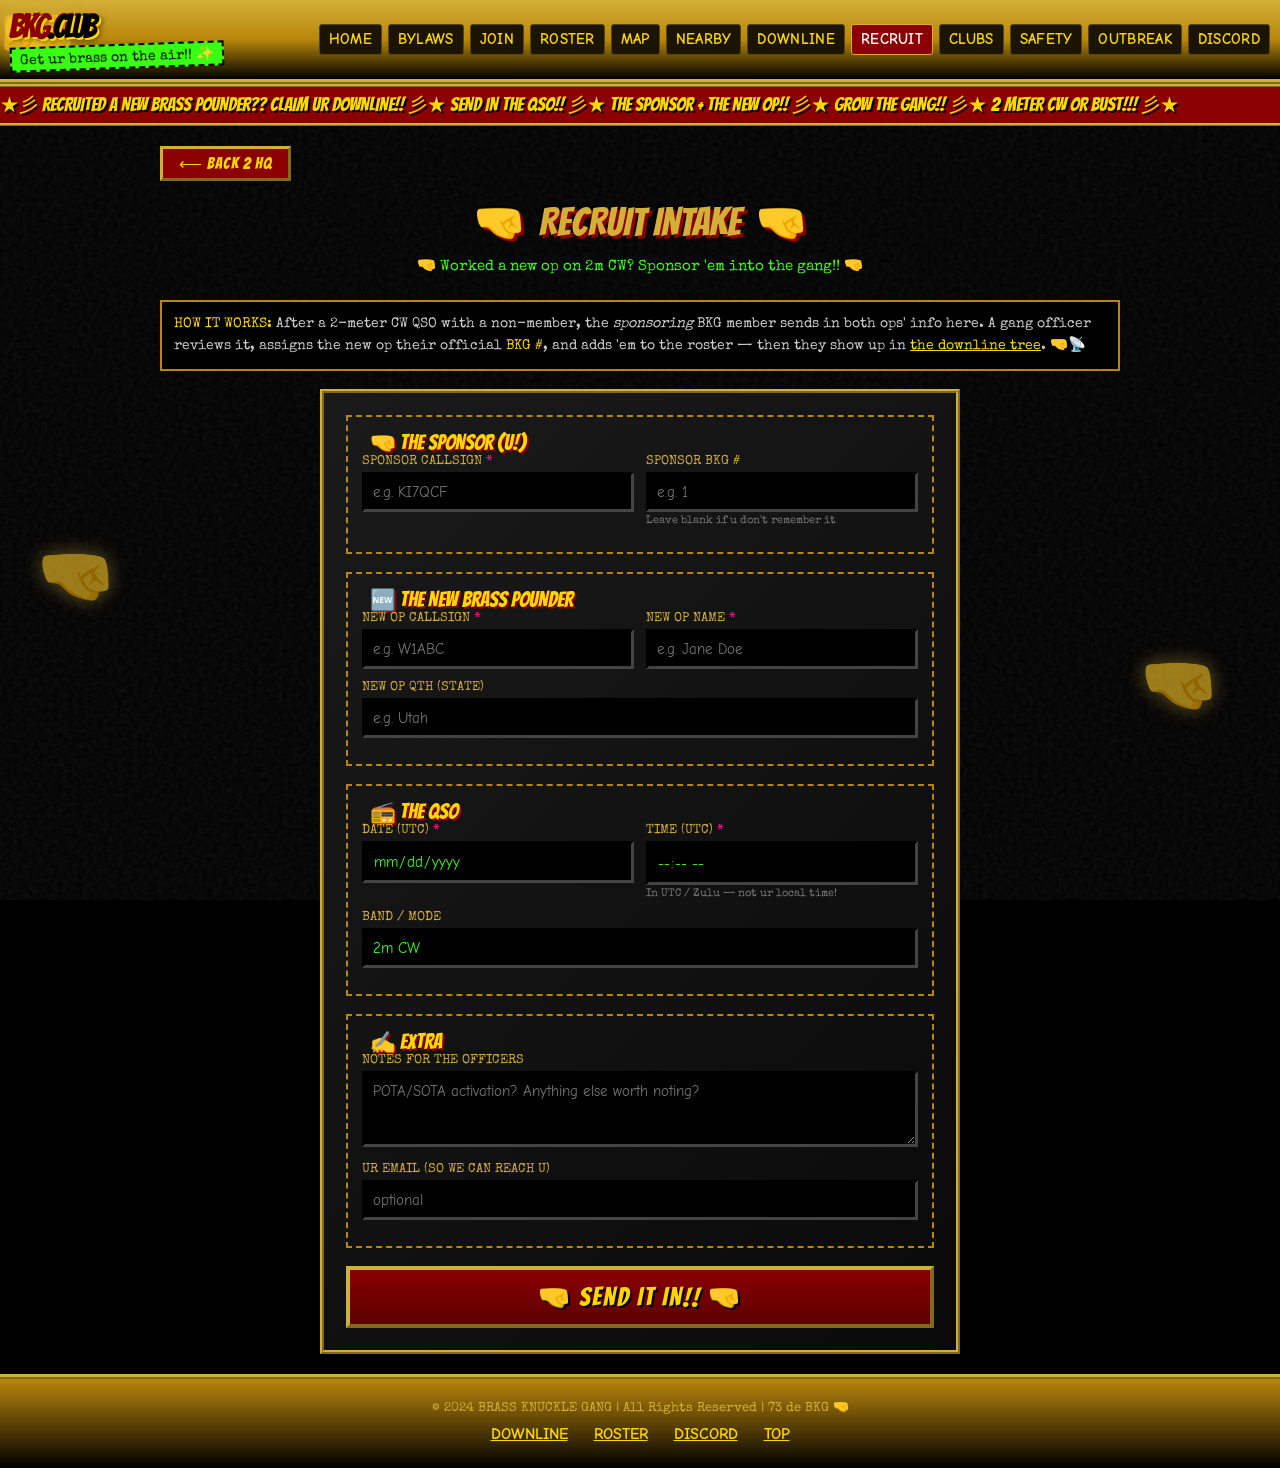
<file: recruit.html>
<!DOCTYPE html>
<html lang="en">
<head>
    <meta charset="UTF-8">
    <meta name="viewport" content="width=device-width, initial-scale=1.0">
    <title>~*~RECRUIT 2 BKG~*~ Claim Ur Downline!!</title>
    <link rel="icon" type="image/svg+xml" href="data:image/svg+xml,%3Csvg xmlns='http://www.w3.org/2000/svg' viewBox='0 0 32 32'%3E%3Ccircle cx='16' cy='16' r='15' fill='%231a0a00' stroke='%23D4AF37' stroke-width='2'/%3E%3Crect x='5' y='20' width='22' height='6' rx='2' fill='%23D4AF37'/%3E%3Crect x='5' y='16' width='22' height='5' fill='%23D4AF37'/%3E%3C/svg%3E">
    <link rel="preconnect" href="https://fonts.googleapis.com">
    <link rel="preconnect" href="https://fonts.gstatic.com" crossorigin>
    <link href="https://fonts.googleapis.com/css2?family=Bangers&family=Comic+Neue:wght@400;700&family=Special+Elite&display=swap" rel="stylesheet">
    <link rel="stylesheet" href="assets/bkg.css">
</head>
<body>
    <div class="tiled-bg"></div>
    <div class="grunge-overlay"></div>
    <div class="floating-knuckle">🤜</div>
    <div class="floating-knuckle">🤛</div>
    <div class="floating-knuckle">🤜</div>
    <div class="floating-knuckle">🤛</div>

    <header class="header">
        <div class="header-content">
            <div class="logo-area">
                <div>
                    <a href="index.html" class="logo-text"><span>BKG</span>.club</a>
                    <div class="tagline">Get ur brass on the air!! ✨</div>
                </div>
            </div>
            <nav class="nav-links">
                <a href="index.html#home">HOME</a>
                <a href="index.html#bylaws">BYLAWS</a>
                <a href="index.html#join">JOIN</a>
                <a href="index.html#roster">ROSTER</a>
                <a href="index.html#map">MAP</a>
                <a href="nearby.html">NEARBY</a>
                <a href="tree.html">DOWNLINE</a>
                <a href="recruit.html" class="active">RECRUIT</a>
                <a href="clubs.html">CLUBS</a>
                <a href="safety.html">SAFETY</a>
                <a href="outbreak.html">OUTBREAK</a>
                <a href="https://discord.gg/wDs5dth22k" target="_blank" rel="noopener">DISCORD</a>
            </nav>
        </div>
    </header>

    <div class="marquee-container">
        <div class="marquee-text">
            ★彡 RECRUITED A NEW BRASS POUNDER?? CLAIM UR DOWNLINE!! 彡★ SEND IN THE QSO!! 彡★ THE SPONSOR + THE NEW OP!! 彡★ GROW THE GANG!! 彡★ 2 METER CW OR BUST!!! 彡★
        </div>
    </div>

    <main class="main-wrapper">
        <a href="index.html" class="back-link">⟵ BACK 2 HQ</a>
        <h2 class="section-title">RECRUIT INTAKE</h2>
        <div class="section-subtitle">🤜 Worked a new op on 2m CW? Sponsor 'em into the gang!! 🤜</div>

        <div class="form-note">
            <strong>HOW IT WORKS:</strong> After a 2-meter CW QSO with a non-member, the
            <em>sponsoring</em> BKG member sends in both ops' info here. A gang officer
            reviews it, assigns the new op their official <strong>BKG #</strong>, and adds
            'em to the roster — then they show up in <a href="tree.html" style="color:var(--brass-light);">the downline tree</a>. 🤜📡
        </div>

        <form class="recruit-form" id="recruitForm">
            <div class="form-fieldset">
                <div class="form-legend">🤜 THE SPONSOR (U!)</div>
                <div class="form-grid">
                    <div class="form-row">
                        <label>Sponsor Callsign <span class="req">*</span></label>
                        <input type="text" id="sponsorCall" required placeholder="e.g. KI7QCF" autocomplete="off">
                    </div>
                    <div class="form-row">
                        <label>Sponsor BKG #</label>
                        <input type="text" id="sponsorNum" placeholder="e.g. 1" autocomplete="off">
                        <div class="form-hint">Leave blank if u don't remember it</div>
                    </div>
                </div>
            </div>

            <div class="form-fieldset">
                <div class="form-legend">🆕 THE NEW BRASS POUNDER</div>
                <div class="form-grid">
                    <div class="form-row">
                        <label>New Op Callsign <span class="req">*</span></label>
                        <input type="text" id="recruitCall" required placeholder="e.g. W1ABC" autocomplete="off">
                    </div>
                    <div class="form-row">
                        <label>New Op Name <span class="req">*</span></label>
                        <input type="text" id="recruitName" required placeholder="e.g. Jane Doe" autocomplete="off">
                    </div>
                </div>
                <div class="form-row">
                    <label>New Op QTH (State)</label>
                    <input type="text" id="recruitQth" placeholder="e.g. Utah" autocomplete="off">
                </div>
            </div>

            <div class="form-fieldset">
                <div class="form-legend">📻 THE QSO</div>
                <div class="form-grid">
                    <div class="form-row">
                        <label>Date (UTC) <span class="req">*</span></label>
                        <input type="date" id="qsoDate" required>
                    </div>
                    <div class="form-row">
                        <label>Time (UTC) <span class="req">*</span></label>
                        <input type="time" id="qsoTime" required>
                        <div class="form-hint">In UTC / Zulu — not ur local time!</div>
                    </div>
                </div>
                <div class="form-row">
                    <label>Band / Mode</label>
                    <input type="text" id="qsoBand" value="2m CW" autocomplete="off">
                </div>
            </div>

            <div class="form-fieldset">
                <div class="form-legend">✍️ EXTRA</div>
                <div class="form-row">
                    <label>Notes for the officers</label>
                    <textarea id="notes" rows="3" placeholder="POTA/SOTA activation? Anything else worth noting?"></textarea>
                </div>
                <div class="form-row">
                    <label>Ur email (so we can reach u)</label>
                    <input type="email" id="email" placeholder="optional" autocomplete="off">
                </div>
            </div>

            <button type="submit" class="submit-btn" id="submitBtn">🤜 SEND IT IN!! 🤜</button>

            <div class="form-error" id="formError"></div>
        </form>

        <div class="form-confirm" id="formConfirm">
            <h2>👀 DOUBLE-CHECK UR INTAKE</h2>
            <p class="confirm-lead">This is what gets pounded into the queue. Look it over, then send it in!</p>
            <dl class="confirm-summary" id="confirmSummary"></dl>
            <div class="confirm-actions">
                <button type="button" class="back-link" id="confirmBack">⟵ GO BACK &amp; EDIT</button>
                <button type="button" class="submit-btn" id="confirmSend">🤜 YEP, SEND IT!! 🤜</button>
            </div>
        </div>

        <div class="form-success" id="formSuccess">
            <h2>🤜 ROGER ROGER!! 🤜</h2>
            <p>Ur recruit got pounded into the queue!! An officer will review it,
               assign a BKG #, and grow the downline.</p>
            <p>73 de BKG 📡</p>
            <p style="margin-top:16px;">
                <a href="tree.html" class="back-link">SEE THE DOWNLINE ⟶</a>
            </p>
        </div>
    </main>

    <footer class="footer">
        <div class="footer-text">© 2024 BRASS KNUCKLE GANG | All Rights Reserved | 73 de BKG 🤜</div>
        <div class="footer-links">
            <a href="tree.html">DOWNLINE</a>
            <a href="index.html#roster">ROSTER</a>
            <a href="https://discord.gg/wDs5dth22k" target="_blank" rel="noopener">DISCORD</a>
            <a href="index.html#home">TOP</a>
        </div>
    </footer>

    <script>
    /* ============================================================
       EMAIL RELAY WIRING
       ------------------------------------------------------------
       The site is static (GitHub Pages), so there's no backend to
       receive submissions. Instead we POST to FormSubmit, a free
       no-signup relay that forwards each submission to the gang
       inbox below — officers review it, assign a BKG #, and add
       the recruit to the roster (admin-review flow; nothing
       auto-publishes to the tree).

       ONE-TIME ACTIVATION: the very first submission triggers a
       confirmation email from FormSubmit to RELAY_INBOX. Click the
       link in that email once to activate the relay; every
       submission after that is delivered automatically.

       To change where submissions go, edit RELAY_INBOX.
       ============================================================ */
    const RELAY_INBOX = "k7bkgang@gmail.com";
    const RELAY_ENDPOINT = "https://formsubmit.co/ajax/" + RELAY_INBOX;

    // [input id, human-readable label used in the email], in email order.
    const FIELDS = [
        ["sponsorCall", "Sponsor Callsign"],
        ["sponsorNum",  "Sponsor BKG #"],
        ["recruitCall", "New Op Callsign"],
        ["recruitName", "New Op Name"],
        ["recruitQth",  "New Op QTH (State)"],
        ["qsoDate",     "QSO Date (UTC)"],
        ["qsoTime",     "QSO Time (UTC)"],
        ["qsoBand",     "Band / Mode"],
        ["notes",       "Notes"],
        ["email",       "Submitter Email"]
    ];

    (function () {
        const form = document.getElementById('recruitForm');
        const note = document.querySelector('.form-note');
        const submitBtn = document.getElementById('submitBtn');
        const success = document.getElementById('formSuccess');
        const errorBox = document.getElementById('formError');
        const confirmPanel = document.getElementById('formConfirm');
        const confirmSummary = document.getElementById('confirmSummary');
        const confirmBack = document.getElementById('confirmBack');
        const confirmSend = document.getElementById('confirmSend');
        const CONFIRM_LABEL = confirmSend.textContent;

        function showError(msg) {
            errorBox.innerHTML = msg;
            errorBox.classList.add('show');
        }
        function escapeHtml(s) {
            return String(s).replace(/[&<>"']/g, function (c) {
                return { '&': '&amp;', '<': '&lt;', '>': '&gt;', '"': '&quot;', "'": '&#39;' }[c];
            });
        }
        function val(id) { const el = document.getElementById(id); return el ? el.value.trim() : ''; }

        function showForm() {
            confirmPanel.classList.remove('show');
            form.style.display = '';
            if (note) note.style.display = '';
        }

        // STEP 1 — validate required fields, then show the review step.
        form.addEventListener('submit', function (e) {
            e.preventDefault();
            errorBox.classList.remove('show');

            // Enforce the required fields (shows the browser's own prompts).
            if (!form.reportValidity()) return;

            confirmSummary.innerHTML = FIELDS.map(function (f) {
                const v = val(f[0]);
                const cell = v
                    ? escapeHtml(v)
                    : '<span class="confirm-blank">— left blank —</span>';
                return '<dt>' + escapeHtml(f[1]) + '</dt><dd>' + cell + '</dd>';
            }).join('');

            confirmSend.disabled = false;
            confirmSend.textContent = CONFIRM_LABEL;
            form.style.display = 'none';
            if (note) note.style.display = 'none';
            confirmPanel.classList.add('show');
            confirmPanel.scrollIntoView({ behavior: 'smooth' });
        });

        // Back out of the review step to keep editing.
        confirmBack.addEventListener('click', function () {
            showForm();
            form.scrollIntoView({ behavior: 'smooth' });
        });

        // STEP 2 — confirmed: actually relay the submission.
        confirmSend.addEventListener('click', function () {
            const recruitCall = val('recruitCall');
            const sponsorCall = val('sponsorCall');

            // Build a readable payload keyed by human labels so the email
            // is easy to scan. FormSubmit control fields start with "_".
            const payload = {
                _subject: "🤜 New BKG recruit: " + (recruitCall || '?') +
                          " (via " + (sponsorCall || '?') + ")",
                _template: "table",
                _captcha: "false"
            };
            FIELDS.forEach(function (f) {
                const el = document.getElementById(f[0]);
                payload[f[1]] = el ? el.value : '';
            });
            // Let officers reply straight to the submitter when they gave an email.
            const replyTo = val('email');
            if (replyTo) payload._replyto = replyTo;

            confirmSend.disabled = true;
            confirmSend.textContent = '📡 SENDING...';

            fetch(RELAY_ENDPOINT, {
                method: 'POST',
                headers: {
                    'Content-Type': 'application/json',
                    'Accept': 'application/json'
                },
                body: JSON.stringify(payload)
            })
            .then(function (res) { return res.json().catch(function () { return {}; }).then(function (data) { return { ok: res.ok, data: data }; }); })
            .then(function (r) {
                if (r.ok && String(r.data.success) === 'true') {
                    confirmPanel.classList.remove('show');
                    form.style.display = 'none';
                    if (note) note.style.display = 'none';
                    success.classList.add('show');
                    success.scrollIntoView({ behavior: 'smooth' });
                } else {
                    throw new Error((r.data && r.data.message) || 'Relay rejected the submission.');
                }
            })
            .catch(function (err) {
                // Return to the form (with data intact) and surface the error.
                showForm();
                confirmSend.disabled = false;
                confirmSend.textContent = CONFIRM_LABEL;
                const mailto = 'mailto:' + RELAY_INBOX +
                    '?subject=' + encodeURIComponent('New BKG recruit: ' + (recruitCall || '')) +
                    '&body=' + encodeURIComponent(
                        FIELDS.map(function (f) {
                            const el = document.getElementById(f[0]);
                            return f[1] + ': ' + (el ? el.value : '');
                        }).join('\n')
                    );
                showError(
                    "📡 Couldn't send it in right now (" + (err.message || 'network error') + ").<br>" +
                    "Try again in a sec, or <a href=\"" + mailto + "\">email it straight to the gang</a>."
                );
                errorBox.scrollIntoView({ behavior: 'smooth' });
            });
        });
    })();
    </script>
</body>
</html>
</file>
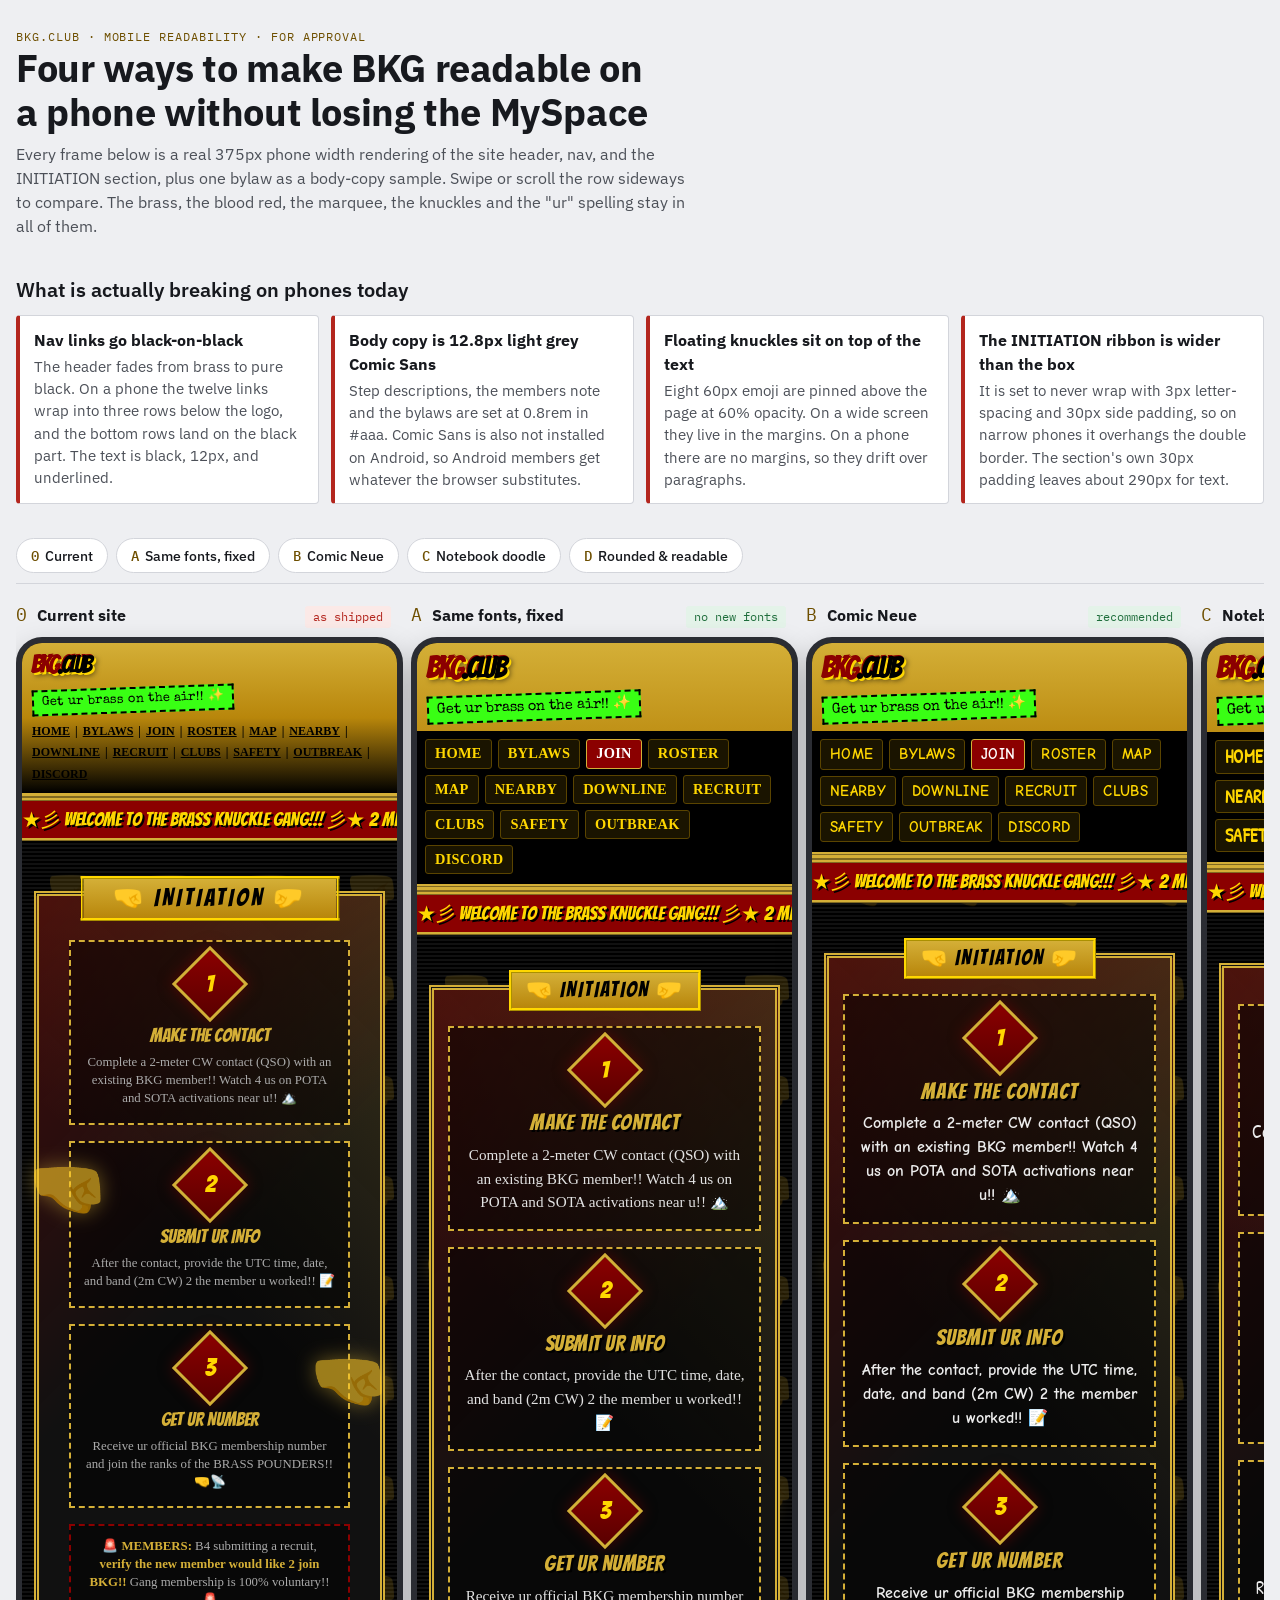
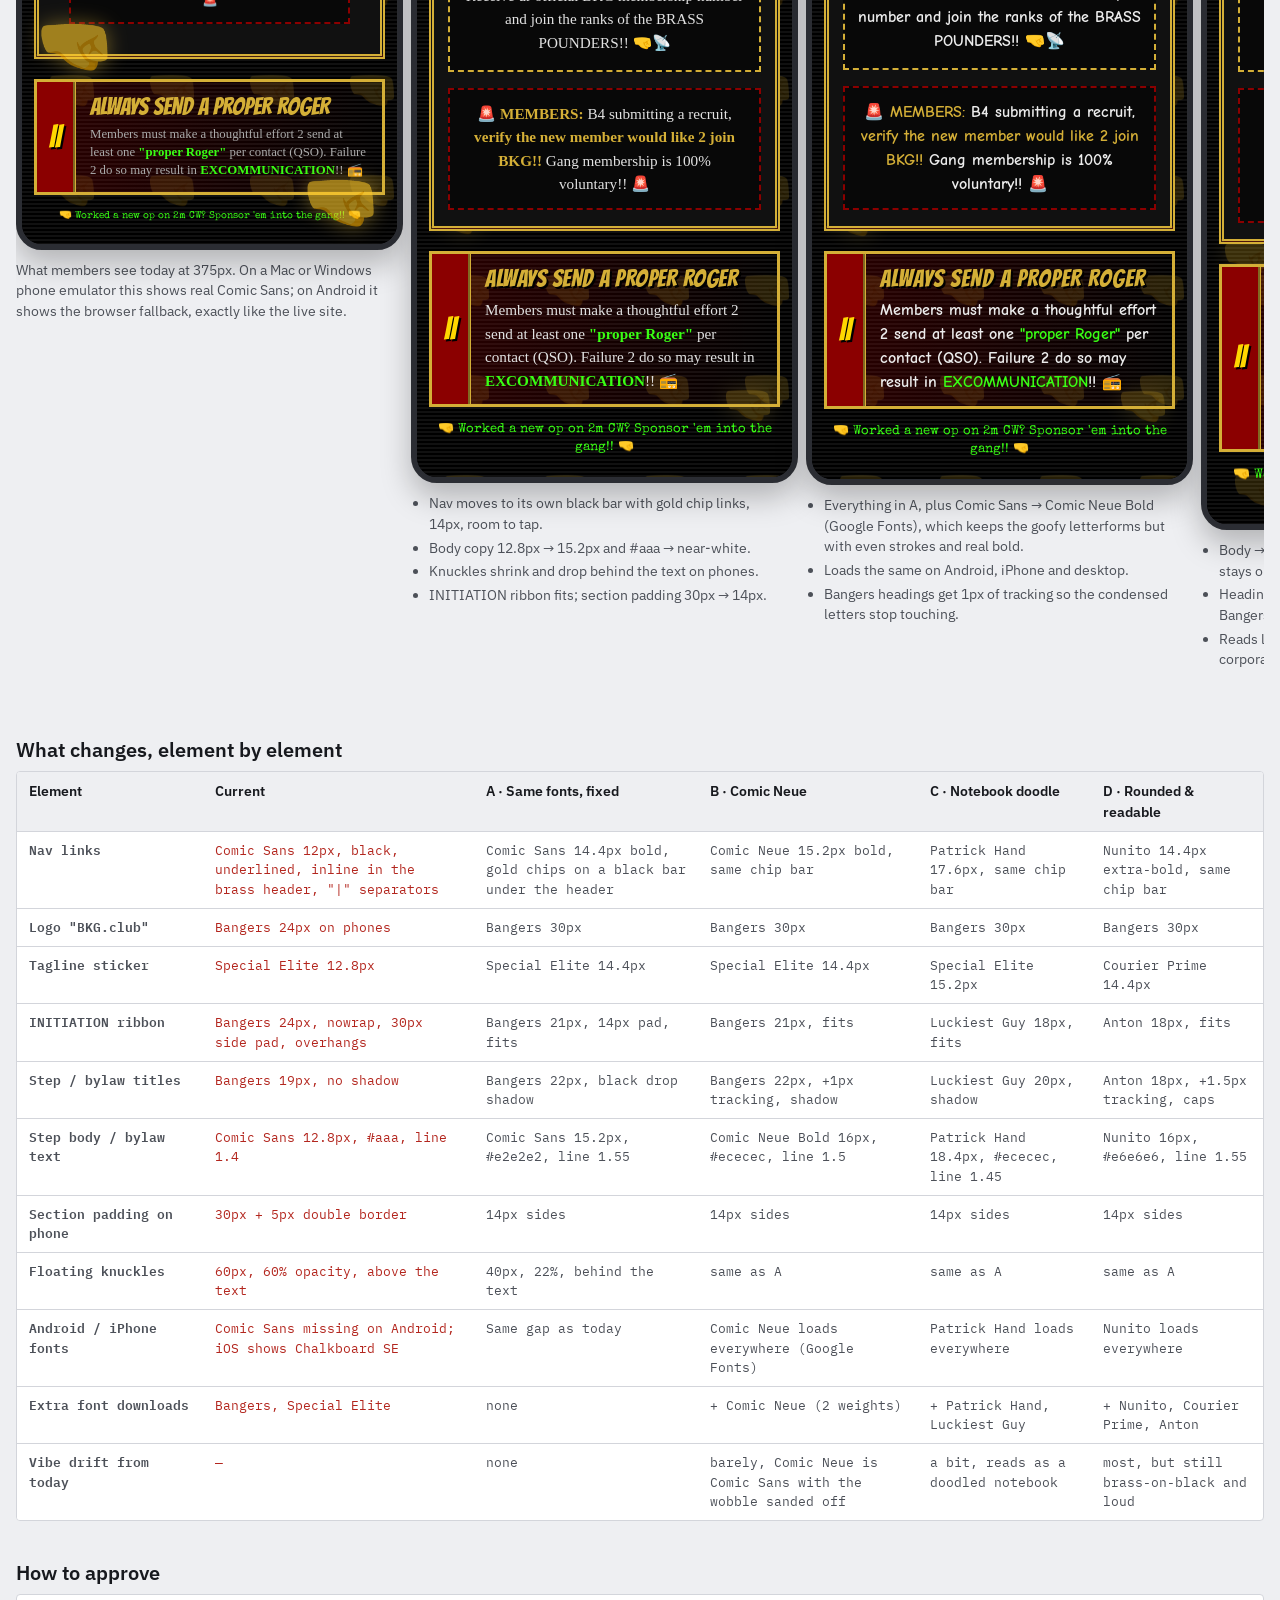
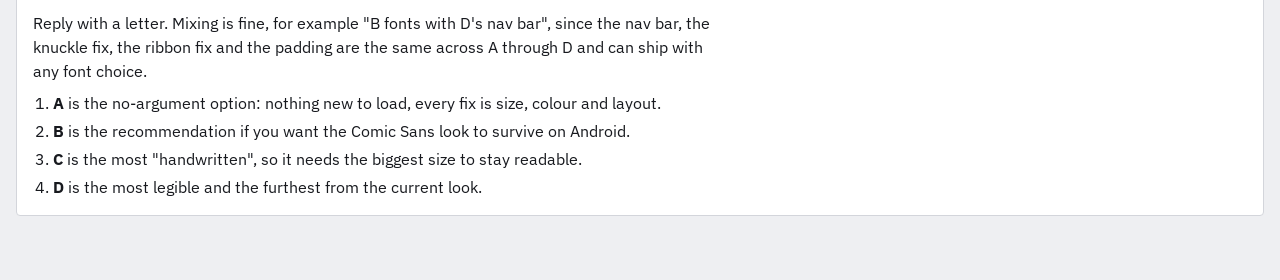
<file: docs/mockups/mobile-readability.html>
<!DOCTYPE html>
<html lang="en">
<head>
    <meta charset="UTF-8">
    <meta name="viewport" content="width=device-width, initial-scale=1.0, viewport-fit=cover">
    <!-- Mobile readability mockups for review. Not linked from the site; open directly. -->
</head>
<body style="margin:0">
<title>BKG Mobile Readability</title>
<link rel="preconnect" href="https://fonts.googleapis.com">
<link rel="preconnect" href="https://fonts.gstatic.com" crossorigin>
<link href="https://fonts.googleapis.com/css2?family=Anton&family=Bangers&family=Comic+Neue:wght@400;700&family=Courier+Prime:wght@400;700&family=IBM+Plex+Mono:wght@400;500&family=IBM+Plex+Sans:wght@400;500;600;700&family=Luckiest+Guy&family=Nunito:wght@400;700;800&family=Patrick+Hand&family=Special+Elite&display=swap" rel="stylesheet">
<style>
  /* ---------- review chrome (theme-aware) ---------- */
  :root {
    --bg: #eeeff2;
    --bg-2: #ffffff;
    --ink: #17191e;
    --ink-2: #4c5058;
    --line: #d3d5db;
    --brass: #b8860b;
    --brass-ink: #6e4f00;
    --bad: #b3261e;
    --bad-bg: #fbe9e7;
    --good: #1f6e3c;
    --good-bg: #e4f3e9;
    --chrome-font: 'IBM Plex Sans', system-ui, -apple-system, 'Segoe UI', sans-serif;
    --mono: 'IBM Plex Mono', ui-monospace, Menlo, Consolas, monospace;
  }
  @media (prefers-color-scheme: dark) {
    :root:not([data-theme="light"]) {
      --bg: #141518; --bg-2: #1e2025; --ink: #ebe9e2; --ink-2: #a5a8b1; --line: #33363d;
      --brass: #d4af37; --brass-ink: #e6c65a;
      --bad: #ff8a80; --bad-bg: #3a1c1a; --good: #7fd49a; --good-bg: #1a3324;
    }
  }
  :root[data-theme="dark"] {
    --bg: #141518; --bg-2: #1e2025; --ink: #ebe9e2; --ink-2: #a5a8b1; --line: #33363d;
    --brass: #d4af37; --brass-ink: #e6c65a;
    --bad: #ff8a80; --bad-bg: #3a1c1a; --good: #7fd49a; --good-bg: #1a3324;
  }
  body { background: var(--bg); color: var(--ink); font-family: var(--chrome-font); font-size: 16px; line-height: 1.5; }
  .wrap { max-width: 1400px; margin: 0 auto; padding-block: 28px 64px; padding-inline: 16px; }
  h1, h2, h3 { text-wrap: balance; line-height: 1.15; margin: 0; }
  h1 { font-size: clamp(1.7rem, 4vw, 2.4rem); font-weight: 700; letter-spacing: -0.01em; }
  h2 { font-size: 1.25rem; font-weight: 600; margin-bottom: 10px; }
  p { margin: 0; max-width: 68ch; }
  .lede { color: var(--ink-2); margin-top: 8px; }
  .eyebrow { font-family: var(--mono); font-size: 0.75rem; letter-spacing: 0.08em; text-transform: uppercase; color: var(--brass-ink); }
  section { margin-top: 40px; }
  a { color: var(--brass-ink); }

  .findings { display: grid; grid-template-columns: repeat(auto-fit, minmax(260px, 1fr)); gap: 12px; margin-top: 14px; }
  .finding { background: var(--bg-2); border: 1px solid var(--line); border-left: 4px solid var(--bad); padding: 12px 14px; border-radius: 4px; }
  .finding b { display: block; margin-bottom: 4px; }
  .finding p { font-size: 0.92rem; color: var(--ink-2); }

  /* option strip */
  .strip { position: sticky; top: env(safe-area-inset-top, 0px); z-index: 5; background: var(--bg); padding-block: 10px; margin-top: 24px; border-bottom: 1px solid var(--line); display: flex; gap: 8px; overflow-x: auto; scrollbar-width: none; }
  .strip::-webkit-scrollbar { display: none; }
  .strip a { flex: none; text-decoration: none; color: var(--ink); background: var(--bg-2); border: 1px solid var(--line); border-radius: 999px; padding: 6px 14px; font-size: 0.9rem; font-weight: 500; }
  .strip a:focus-visible { outline: 2px solid var(--brass); outline-offset: 2px; }
  .strip a .k { font-family: var(--mono); color: var(--brass-ink); margin-right: 6px; }

  /* frame rail */
  .rail { display: flex; gap: 20px; overflow-x: auto; scroll-snap-type: x proximity; padding-block: 18px 8px; align-items: flex-start; }
  .opt { flex: none; width: min(375px, 100%); scroll-snap-align: start; scroll-margin-inline-start: 0; }
  .opt-head { display: flex; align-items: baseline; gap: 10px; margin-bottom: 8px; }
  .opt-head .k { font-family: var(--mono); font-size: 1.1rem; color: var(--brass-ink); }
  .opt-head b { font-size: 1rem; }
  .opt-notes { font-size: 0.86rem; color: var(--ink-2); margin-top: 10px; }
  .opt-notes ul { margin: 6px 0 0; padding-left: 18px; }
  .opt-notes li { margin-top: 3px; }
  .verdict { display: inline-block; font-size: 0.75rem; font-family: var(--mono); padding: 2px 8px; border-radius: 3px; margin-left: auto; }
  .verdict.bad { color: var(--bad); background: var(--bad-bg); }
  .verdict.good { color: var(--good); background: var(--good-bg); }

  /* comparison table */
  .tbl { overflow-x: auto; border: 1px solid var(--line); border-radius: 4px; background: var(--bg-2); }
  table { border-collapse: collapse; width: 100%; min-width: 860px; font-size: 0.86rem; }
  th, td { text-align: left; vertical-align: top; padding: 9px 12px; border-bottom: 1px solid var(--line); }
  th { font-weight: 600; background: var(--bg); position: sticky; top: 0; }
  th:first-child, td:first-child { position: sticky; left: 0; background: var(--bg-2); font-weight: 600; min-width: 150px; }
  th:first-child { background: var(--bg); }
  td { font-family: var(--mono); font-size: 0.8rem; color: var(--ink-2); }
  td.cur { color: var(--bad); }
  tr:last-child td { border-bottom: 0; }

  .approve { background: var(--bg-2); border: 1px solid var(--line); border-radius: 4px; padding: 16px; }
  .approve ol { margin: 8px 0 0; padding-left: 20px; }
  .approve li { margin-top: 4px; }

  /* ---------- phone frames: single-theme, mirrors bkg.css ---------- */
  .ph {
    --brass: #D4AF37; --brass-light: #FFD700; --brass-dark: #B8860B; --blood-red: #8B0000; --lime: #39FF14;
    width: 100%; border: 6px solid #2b2d33; border-radius: 26px; background: #000; color: #fff;
    overflow: hidden; position: relative; box-shadow: 0 14px 30px rgba(0,0,0,0.25);
    font-family: var(--fb); line-height: 1.4;
  }
  .ph * { box-sizing: border-box; }
  .scr { position: relative; overflow: hidden; background:
      url('data:image/svg+xml,<svg xmlns="http://www.w3.org/2000/svg" width="100" height="100" viewBox="0 0 100 100"><text x="50" y="60" text-anchor="middle" font-size="40" opacity="0.15" fill="%23D4AF37">🤜</text></svg>'),
      repeating-linear-gradient(0deg, #000 0px, #000 2px, #111 2px, #111 4px);
    background-size: 100px 100px, 4px 4px; }
  .knk { position: absolute; font-size: var(--knk-size); opacity: var(--knk-op); z-index: var(--knk-z); pointer-events: none; filter: drop-shadow(0 0 10px rgba(212,175,55,0.8)); }
  .knk:nth-of-type(1) { top: 42%; left: 2%; }
  .knk:nth-of-type(2) { top: 58%; right: 3%; transform: scaleX(-1); }
  .knk:nth-of-type(3) { top: 80%; left: 4%; }
  .knk:nth-of-type(4) { top: 93%; right: 5%; transform: scaleX(-1); }
  .content { position: relative; z-index: 1; }

  .hd { background: linear-gradient(180deg, var(--brass) 0%, var(--brass-dark) 50%, #000 100%); padding: 10px; border-bottom: 5px ridge var(--brass); display: flex; flex-direction: column; gap: 10px; }
  .logo { font-family: 'Bangers', cursive; font-size: var(--logo-size); color: #000; letter-spacing: -2px; text-shadow: 2px 2px 0 var(--brass-light), -1px -1px 0 var(--blood-red), 3px 3px 5px rgba(0,0,0,0.5); line-height: 1; }
  .logo span { color: var(--blood-red); }
  .tag { font-family: var(--fl); font-size: var(--tag-size); color: #000; background: var(--lime); padding: 2px 8px; transform: rotate(-2deg); display: inline-block; border: 2px dashed #000; align-self: flex-start; }
  .nv { display: flex; flex-wrap: wrap; gap: var(--nav-gap); font-family: var(--fn); font-size: var(--nav-size); font-weight: bold; }
  .nv a { text-decoration: underline; color: #000; }
  .nv .sep { color: #000; }
  /* nav bar variant (options A–D) */
  .navbar .nv { background: #000; padding: 8px 8px 10px; border-bottom: 3px ridge var(--brass); margin: 0 -10px -10px; }
  .navbar .nv .sep { display: none; }
  .navbar .nv a { text-decoration: none; color: var(--brass-light); background: #1a1400; border: 1px solid #5a4400; border-radius: 3px; padding: 5px 9px; line-height: 1.2; letter-spacing: 0.02em; }
  .navbar .nv a.active { background: var(--blood-red); color: #fff; border-color: var(--brass); }

  .mq { background: var(--blood-red); border-top: 3px ridge var(--brass); border-bottom: 3px ridge var(--brass); overflow: hidden; padding: 5px 0; }
  .mq-t { display: inline-block; white-space: nowrap; animation: mq 15s linear infinite; font-family: 'Bangers', cursive; font-size: var(--mq-size); color: var(--brass-light); text-shadow: 2px 2px 0 #000; }
  @keyframes mq { from { transform: translateX(375px); } to { transform: translateX(-100%); } }
  @media (prefers-reduced-motion: reduce) { .mq-t { animation: none; } }

  .main { padding: 20px 12px; }
  .join { background: linear-gradient(135deg, rgba(139,0,0,0.4) 0%, transparent 50%), linear-gradient(225deg, rgba(212,175,55,0.2) 0%, transparent 50%), #111; border: 5px double var(--brass); padding: var(--join-pad); margin: 30px 0 20px; position: relative; }
  .join-lab { position: absolute; top: -20px; left: 50%; transform: translateX(-50%); background: linear-gradient(180deg, var(--brass) 0%, var(--brass-dark) 100%); color: #000; font-family: var(--fh); font-size: var(--lab-size); padding: 5px var(--lab-pad); border: 3px ridge var(--brass-light); letter-spacing: var(--lab-track); white-space: nowrap; line-height: 1.2; }
  .steps { display: grid; gap: 16px; margin-top: 14px; }
  .step { text-align: center; padding: 15px 12px; background: rgba(0,0,0,0.5); border: 2px dashed var(--brass); }
  .num { width: 54px; height: 54px; background: linear-gradient(135deg, var(--blood-red) 0%, #5a0000 100%); color: var(--brass-light); font-family: 'Bangers', cursive; font-size: 1.5rem; display: flex; align-items: center; justify-content: center; margin: 0 auto 14px; transform: rotate(45deg); border: 3px solid var(--brass); box-shadow: 0 0 15px rgba(139,0,0,0.5); }
  .num span { transform: rotate(-45deg); }
  .st { font-family: var(--fh); font-size: var(--st-size); color: var(--brass); margin: 0 0 8px; letter-spacing: var(--st-track); text-shadow: var(--st-shadow); line-height: 1.1; font-weight: normal; }
  .sd { font-family: var(--fb); font-size: var(--body-size); color: var(--body-color); line-height: var(--lh); margin: 0; font-weight: var(--body-weight); }
  .note { margin-top: 16px; padding: 12px 14px; background: rgba(0,0,0,0.5); border: 2px dashed var(--blood-red); text-align: center; font-family: var(--fb); font-size: var(--body-size); color: var(--body-color); line-height: var(--lh); font-weight: var(--body-weight); }
  .note strong { color: var(--brass); }

  .bylaw { display: flex; border: 3px solid var(--brass); background: linear-gradient(90deg, rgba(139,0,0,0.3) 0%, transparent 100%); margin-top: 20px; }
  .bnum { font-family: 'Bangers', cursive; font-size: 2rem; color: var(--brass-light); background: var(--blood-red); padding: 8px 12px; border-right: 3px groove var(--brass); text-shadow: 2px 2px 0 #000; display: flex; align-items: center; }
  .bcon { padding: 12px 14px; flex: 1; }
  .bt { font-family: var(--fh); font-size: var(--bt-size); color: var(--brass); text-shadow: var(--st-shadow); margin: 0 0 6px; letter-spacing: var(--st-track); font-weight: normal; line-height: 1.1; }
  .bx { font-family: var(--fb); font-size: var(--body-size); color: var(--body-color); line-height: var(--lh); margin: 0; font-weight: var(--body-weight); }
  .bx em { color: var(--lime); font-style: normal; font-weight: bold; }
  .fine { font-family: var(--fl); font-size: var(--fine-size); color: var(--lime); text-align: center; margin-top: 14px; }

  /* ----- per-option tokens ----- */
  .ph-cur {
    --fh: 'Bangers', cursive; --fb: 'Comic Sans MS', 'Chalkboard SE', cursive; --fl: 'Special Elite', monospace; --fn: var(--fb);
    --logo-size: 1.5rem; --tag-size: 0.8rem; --nav-size: 0.75rem; --nav-gap: 5px; --mq-size: 1.2rem;
    --join-pad: 30px; --lab-size: 1.5rem; --lab-pad: 30px; --lab-track: 3px;
    --st-size: 1.2rem; --st-track: 0; --st-shadow: none; --bt-size: 1.5rem;
    --body-size: 0.8rem; --body-color: #aaa; --lh: 1.4; --body-weight: normal; --fine-size: 0.65rem;
    --knk-size: 60px; --knk-op: 0.6; --knk-z: 2;
  }
  .ph-a {
    --fh: 'Bangers', cursive; --fb: 'Comic Sans MS', 'Chalkboard SE', cursive; --fl: 'Special Elite', monospace; --fn: var(--fb);
    --logo-size: 1.9rem; --tag-size: 0.9rem; --nav-size: 0.9rem; --nav-gap: 6px; --mq-size: 1.2rem;
    --join-pad: 22px 14px 16px; --lab-size: 1.3rem; --lab-pad: 14px; --lab-track: 2px;
    --st-size: 1.35rem; --st-track: 0.5px; --st-shadow: 2px 2px 0 #000; --bt-size: 1.5rem;
    --body-size: 0.95rem; --body-color: #e2e2e2; --lh: 1.55; --body-weight: normal; --fine-size: 0.8rem;
    --knk-size: 40px; --knk-op: 0.22; --knk-z: 0;
  }
  .ph-b {
    --fh: 'Bangers', cursive; --fb: 'Comic Neue', 'Comic Sans MS', cursive; --fl: 'Special Elite', monospace; --fn: var(--fb);
    --logo-size: 1.9rem; --tag-size: 0.9rem; --nav-size: 0.95rem; --nav-gap: 6px; --mq-size: 1.2rem;
    --join-pad: 22px 14px 16px; --lab-size: 1.3rem; --lab-pad: 14px; --lab-track: 2px;
    --st-size: 1.4rem; --st-track: 1px; --st-shadow: 2px 2px 0 #000; --bt-size: 1.5rem;
    --body-size: 1rem; --body-color: #ececec; --lh: 1.5; --body-weight: 700; --fine-size: 0.8rem;
    --knk-size: 40px; --knk-op: 0.22; --knk-z: 0;
  }
  .ph-c {
    --fh: 'Luckiest Guy', 'Bangers', cursive; --fb: 'Patrick Hand', 'Comic Sans MS', cursive; --fl: 'Special Elite', monospace; --fn: var(--fb);
    --logo-size: 1.9rem; --tag-size: 0.95rem; --nav-size: 1.1rem; --nav-gap: 6px; --mq-size: 1.2rem;
    --join-pad: 22px 14px 16px; --lab-size: 1.15rem; --lab-pad: 14px; --lab-track: 1px;
    --st-size: 1.25rem; --st-track: 0.5px; --st-shadow: 2px 2px 0 #000; --bt-size: 1.3rem;
    --body-size: 1.15rem; --body-color: #ececec; --lh: 1.45; --body-weight: normal; --fine-size: 0.85rem;
    --knk-size: 40px; --knk-op: 0.22; --knk-z: 0;
  }
  .ph-d {
    --fh: 'Anton', 'Impact', sans-serif; --fb: 'Nunito', 'Trebuchet MS', sans-serif; --fl: 'Courier Prime', 'Courier New', monospace; --fn: var(--fb);
    --logo-size: 1.9rem; --tag-size: 0.9rem; --nav-size: 0.9rem; --nav-gap: 6px; --mq-size: 1.2rem;
    --join-pad: 22px 14px 16px; --lab-size: 1.1rem; --lab-pad: 14px; --lab-track: 3px;
    --st-size: 1.15rem; --st-track: 1.5px; --st-shadow: none; --bt-size: 1.25rem;
    --body-size: 1rem; --body-color: #e6e6e6; --lh: 1.55; --body-weight: 400; --fine-size: 0.85rem;
    --knk-size: 40px; --knk-op: 0.22; --knk-z: 0;
  }
  .ph-d .nv a { font-weight: 800; }
  .ph-d .st, .ph-d .bt, .ph-d .join-lab { text-transform: uppercase; }
</style>

<div class="wrap">
  <div class="eyebrow">bkg.club · mobile readability · for approval</div>
  <h1>Four ways to make BKG readable on a phone without losing the MySpace</h1>
  <p class="lede">Every frame below is a real 375px phone width rendering of the site header, nav, and the INITIATION section, plus one bylaw as a body-copy sample. Swipe or scroll the row sideways to compare. The brass, the blood red, the marquee, the knuckles and the "ur" spelling stay in all of them.</p>

  <section>
    <h2>What is actually breaking on phones today</h2>
    <div class="findings">
      <div class="finding"><b>Nav links go black-on-black</b><p>The header fades from brass to pure black. On a phone the twelve links wrap into three rows below the logo, and the bottom rows land on the black part. The text is black, 12px, and underlined.</p></div>
      <div class="finding"><b>Body copy is 12.8px light grey Comic Sans</b><p>Step descriptions, the members note and the bylaws are set at 0.8rem in #aaa. Comic Sans is also not installed on Android, so Android members get whatever the browser substitutes.</p></div>
      <div class="finding"><b>Floating knuckles sit on top of the text</b><p>Eight 60px emoji are pinned above the page at 60% opacity. On a wide screen they live in the margins. On a phone there are no margins, so they drift over paragraphs.</p></div>
      <div class="finding"><b>The INITIATION ribbon is wider than the box</b><p>It is set to never wrap with 3px letter-spacing and 30px side padding, so on narrow phones it overhangs the double border. The section's own 30px padding leaves about 290px for text.</p></div>
    </div>
  </section>

  <nav class="strip" aria-label="Jump to option">
    <a href="#opt-cur"><span class="k">0</span>Current</a>
    <a href="#opt-a"><span class="k">A</span>Same fonts, fixed</a>
    <a href="#opt-b"><span class="k">B</span>Comic Neue</a>
    <a href="#opt-c"><span class="k">C</span>Notebook doodle</a>
    <a href="#opt-d"><span class="k">D</span>Rounded &amp; readable</a>
  </nav>

  <div class="rail" id="rail"></div>

  <section>
    <h2>What changes, element by element</h2>
    <div class="tbl">
      <table>
        <thead><tr><th>Element</th><th>Current</th><th>A · Same fonts, fixed</th><th>B · Comic Neue</th><th>C · Notebook doodle</th><th>D · Rounded &amp; readable</th></tr></thead>
        <tbody>
          <tr><td>Nav links</td><td class="cur">Comic Sans 12px, black, underlined, inline in the brass header, "|" separators</td><td>Comic Sans 14.4px bold, gold chips on a black bar under the header</td><td>Comic Neue 15.2px bold, same chip bar</td><td>Patrick Hand 17.6px, same chip bar</td><td>Nunito 14.4px extra-bold, same chip bar</td></tr>
          <tr><td>Logo "BKG.club"</td><td class="cur">Bangers 24px on phones</td><td>Bangers 30px</td><td>Bangers 30px</td><td>Bangers 30px</td><td>Bangers 30px</td></tr>
          <tr><td>Tagline sticker</td><td class="cur">Special Elite 12.8px</td><td>Special Elite 14.4px</td><td>Special Elite 14.4px</td><td>Special Elite 15.2px</td><td>Courier Prime 14.4px</td></tr>
          <tr><td>INITIATION ribbon</td><td class="cur">Bangers 24px, nowrap, 30px side pad, overhangs</td><td>Bangers 21px, 14px pad, fits</td><td>Bangers 21px, fits</td><td>Luckiest Guy 18px, fits</td><td>Anton 18px, fits</td></tr>
          <tr><td>Step / bylaw titles</td><td class="cur">Bangers 19px, no shadow</td><td>Bangers 22px, black drop shadow</td><td>Bangers 22px, +1px tracking, shadow</td><td>Luckiest Guy 20px, shadow</td><td>Anton 18px, +1.5px tracking, caps</td></tr>
          <tr><td>Step body / bylaw text</td><td class="cur">Comic Sans 12.8px, #aaa, line 1.4</td><td>Comic Sans 15.2px, #e2e2e2, line 1.55</td><td>Comic Neue Bold 16px, #ececec, line 1.5</td><td>Patrick Hand 18.4px, #ececec, line 1.45</td><td>Nunito 16px, #e6e6e6, line 1.55</td></tr>
          <tr><td>Section padding on phone</td><td class="cur">30px + 5px double border</td><td>14px sides</td><td>14px sides</td><td>14px sides</td><td>14px sides</td></tr>
          <tr><td>Floating knuckles</td><td class="cur">60px, 60% opacity, above the text</td><td>40px, 22%, behind the text</td><td>same as A</td><td>same as A</td><td>same as A</td></tr>
          <tr><td>Android / iPhone fonts</td><td class="cur">Comic Sans missing on Android; iOS shows Chalkboard SE</td><td>Same gap as today</td><td>Comic Neue loads everywhere (Google Fonts)</td><td>Patrick Hand loads everywhere</td><td>Nunito loads everywhere</td></tr>
          <tr><td>Extra font downloads</td><td class="cur">Bangers, Special Elite</td><td>none</td><td>+ Comic Neue (2 weights)</td><td>+ Patrick Hand, Luckiest Guy</td><td>+ Nunito, Courier Prime, Anton</td></tr>
          <tr><td>Vibe drift from today</td><td class="cur">—</td><td>none</td><td>barely, Comic Neue is Comic Sans with the wobble sanded off</td><td>a bit, reads as a doodled notebook</td><td>most, but still brass-on-black and loud</td></tr>
        </tbody>
      </table>
    </div>
  </section>

  <section>
    <h2>How to approve</h2>
    <div class="approve">
      <p>Reply with a letter. Mixing is fine, for example "B fonts with D's nav bar", since the nav bar, the knuckle fix, the ribbon fix and the padding are the same across A through D and can ship with any font choice.</p>
      <ol>
        <li><b>A</b> is the no-argument option: nothing new to load, every fix is size, colour and layout.</li>
        <li><b>B</b> is the recommendation if you want the Comic Sans look to survive on Android.</li>
        <li><b>C</b> is the most "handwritten", so it needs the biggest size to stay readable.</li>
        <li><b>D</b> is the most legible and the furthest from the current look.</li>
      </ol>
    </div>
  </section>
</div>

<template id="frame">
  <div class="opt">
    <div class="opt-head"><span class="k"></span><b></b><span class="verdict"></span></div>
    <div class="ph">
      <div class="scr">
        <div class="knk">🤜</div><div class="knk">🤛</div><div class="knk">🤜</div><div class="knk">🤛</div>
        <div class="content">
          <header class="hd">
            <div class="logo"><span>BKG</span>.club</div>
            <div class="tag">Get ur brass on the air!! ✨</div>
            <nav class="nv">
              <a href="#" onclick="return false">HOME</a><span class="sep">|</span>
              <a href="#" onclick="return false">BYLAWS</a><span class="sep">|</span>
              <a href="#" onclick="return false" class="active">JOIN</a><span class="sep">|</span>
              <a href="#" onclick="return false">ROSTER</a><span class="sep">|</span>
              <a href="#" onclick="return false">MAP</a><span class="sep">|</span>
              <a href="#" onclick="return false">NEARBY</a><span class="sep">|</span>
              <a href="#" onclick="return false">DOWNLINE</a><span class="sep">|</span>
              <a href="#" onclick="return false">RECRUIT</a><span class="sep">|</span>
              <a href="#" onclick="return false">CLUBS</a><span class="sep">|</span>
              <a href="#" onclick="return false">SAFETY</a><span class="sep">|</span>
              <a href="#" onclick="return false">OUTBREAK</a><span class="sep">|</span>
              <a href="#" onclick="return false">DISCORD</a>
            </nav>
          </header>
          <div class="mq"><div class="mq-t">★彡 WELCOME TO THE BRASS KNUCKLE GANG!!! 彡★ 2 METER CW OR BUST!!! ★彡 POUNDIN' BRASS SINCE 2025 彡★ QRL? QRL? QRL? 彡★</div></div>
          <div class="main">
            <section class="join">
              <div class="join-lab">🤜 INITIATION 🤛</div>
              <div class="steps">
                <div class="step"><div class="num"><span>1</span></div><h3 class="st">MAKE THE CONTACT</h3><p class="sd">Complete a 2-meter CW contact (QSO) with an existing BKG member!! Watch 4 us on POTA and SOTA activations near u!! 🏔️</p></div>
                <div class="step"><div class="num"><span>2</span></div><h3 class="st">SUBMIT UR INFO</h3><p class="sd">After the contact, provide the UTC time, date, and band (2m CW) 2 the member u worked!! 📝</p></div>
                <div class="step"><div class="num"><span>3</span></div><h3 class="st">GET UR NUMBER</h3><p class="sd">Receive ur official BKG membership number and join the ranks of the BRASS POUNDERS!! 🤜📡</p></div>
              </div>
              <div class="note">🚨 <strong>MEMBERS:</strong> B4 submitting a recruit, <strong>verify the new member would like 2 join BKG!!</strong> Gang membership is 100% voluntary!! 🚨</div>
            </section>
            <div class="bylaw">
              <div class="bnum">II</div>
              <div class="bcon"><h3 class="bt">ALWAYS SEND A PROPER ROGER</h3><p class="bx">Members must make a thoughtful effort 2 send at least one <em>"proper Roger"</em> per contact (QSO). Failure 2 do so may result in <em>EXCOMMUNICATION</em>!! 📻</p></div>
            </div>
            <div class="fine">🤜 Worked a new op on 2m CW? Sponsor 'em into the gang!! 🤜</div>
          </div>
        </div>
      </div>
    </div>
    <div class="opt-notes"></div>
  </div>
</template>

<script>
  var OPTIONS = [
    { id: 'cur', k: '0', name: 'Current site', cls: 'ph-cur', verdict: ['bad', 'as shipped'],
      notes: 'What members see today at 375px. On a Mac or Windows phone emulator this shows real Comic Sans; on Android it shows the browser fallback, exactly like the live site.' },
    { id: 'a', k: 'A', name: 'Same fonts, fixed', cls: 'ph-a navbar', verdict: ['good', 'no new fonts'],
      notes: ['Nav moves to its own black bar with gold chip links, 14px, room to tap.', 'Body copy 12.8px → 15.2px and #aaa → near-white.', 'Knuckles shrink and drop behind the text on phones.', 'INITIATION ribbon fits; section padding 30px → 14px.'] },
    { id: 'b', k: 'B', name: 'Comic Neue', cls: 'ph-b navbar', verdict: ['good', 'recommended'],
      notes: ['Everything in A, plus Comic Sans → Comic Neue Bold (Google Fonts), which keeps the goofy letterforms but with even strokes and real bold.', 'Loads the same on Android, iPhone and desktop.', 'Bangers headings get 1px of tracking so the condensed letters stop touching.'] },
    { id: 'c', k: 'C', name: 'Notebook doodle', cls: 'ph-c navbar', verdict: ['good', 'most handwritten'],
      notes: ['Body → Patrick Hand at 18px, a marker-pen face that stays open at size.', 'Headings → Luckiest Guy, wider and rounder than Bangers so titles read at a glance.', 'Reads like a doodled binder cover, still 100% not a corporate site.'] },
    { id: 'd', k: 'D', name: 'Rounded & readable', cls: 'ph-d navbar', verdict: ['good', 'most legible'],
      notes: ['Body → Nunito 16px, a rounded sans that keeps the friendly feel without the wobble.', 'Section headings → Anton (already used on the Safety page), all caps.', 'Typewriter bits → Courier Prime, a heavier and cleaner typewriter than Special Elite.', 'Bangers stays for the logo, marquee and step numbers so it still says BKG.'] }
  ];
  var rail = document.getElementById('rail');
  var tpl = document.getElementById('frame');
  OPTIONS.forEach(function (o) {
    var f = tpl.content.cloneNode(true);
    var root = f.querySelector('.opt');
    root.id = 'opt-' + o.id;
    f.querySelector('.opt-head .k').textContent = o.k;
    f.querySelector('.opt-head b').textContent = o.name;
    var v = f.querySelector('.verdict'); v.classList.add(o.verdict[0]); v.textContent = o.verdict[1];
    f.querySelector('.ph').className = 'ph ' + o.cls;
    var n = f.querySelector('.opt-notes');
    if (typeof o.notes === 'string') { n.textContent = o.notes; }
    else { var ul = document.createElement('ul'); o.notes.forEach(function (t) { var li = document.createElement('li'); li.textContent = t; ul.appendChild(li); }); n.appendChild(ul); }
    rail.appendChild(f);
  });
  document.querySelectorAll('.strip a').forEach(function (a) {
    a.addEventListener('click', function (e) {
      var t = document.querySelector(a.getAttribute('href'));
      if (!t) return; e.preventDefault();
      t.scrollIntoView({ behavior: 'smooth', block: 'nearest', inline: 'start' });
    });
  });
</script>
</body>
</html>
</file>
<file: assets/bkg.css>
/* ============================================================
   BKG shared theme, used by tree.html and recruit.html.
   index.html keeps its own inline <style>; this file mirrors
   the same design tokens + shell so the new pages look native.
   ============================================================ */

:root {
    --brass: #D4AF37;
    --brass-light: #FFD700;
    --brass-dark: #B8860B;
    --black: #000000;
    --blood-red: #8B0000;
    --hot-pink: #FF1493;
    --lime: #39FF14;
}

* {
    margin: 0;
    padding: 0;
    box-sizing: border-box;
    cursor: url('data:image/svg+xml,<svg xmlns="http://www.w3.org/2000/svg" width="32" height="32" viewBox="0 0 32 32"><text y="24" font-size="24">🤜</text></svg>') 16 16, auto;
}

body {
    background: #000;
    color: #fff;
    font-family: 'Comic Neue', 'Comic Sans MS', 'Chalkboard SE', cursive;
    /* Comic Neue's bold is the body weight. Bangers, Special Elite
       and Anton only ship one weight, so never fake-bold them. */
    font-weight: 700;
    font-synthesis: style;
    min-height: 100vh;
    overflow-x: hidden;
    position: relative;
}

/* Backgrounds */
.tiled-bg {
    position: fixed;
    top: 0; left: 0;
    width: 100%; height: 100%;
    z-index: -2;
    background:
        url('data:image/svg+xml,<svg xmlns="http://www.w3.org/2000/svg" width="100" height="100" viewBox="0 0 100 100"><text x="50" y="60" text-anchor="middle" font-size="40" opacity="0.15" fill="%23D4AF37">🤜</text></svg>'),
        repeating-linear-gradient(0deg, %23000 0px, %23000 2px, %23111 2px, %23111 4px);
    background-size: 100px 100px, 4px 4px;
}

.grunge-overlay {
    position: fixed;
    top: 0; left: 0;
    width: 100%; height: 100%;
    z-index: -1;
    background-image: url('data:image/svg+xml,<svg viewBox="0 0 200 200" xmlns="http://www.w3.org/2000/svg"><filter id="noise"><feTurbulence type="fractalNoise" baseFrequency="0.9" numOctaves="4" stitchTiles="stitch"/><feColorMatrix type="saturate" values="0"/></filter><rect width="100%" height="100%" filter="url(%23noise)" opacity="0.08"/></svg>');
    pointer-events: none;
}

.floating-knuckle {
    position: fixed;
    font-size: 60px;
    opacity: 0.6;
    animation: float 8s ease-in-out infinite;
    z-index: 1;
    filter: drop-shadow(0 0 10px rgba(212, 175, 55, 0.8));
    pointer-events: none;
}
.floating-knuckle:nth-child(1) { top: 10%; left: 5%; animation-delay: 0s; }
.floating-knuckle:nth-child(2) { top: 30%; right: 8%; animation-delay: -2s; transform: scaleX(-1); }
.floating-knuckle:nth-child(3) { top: 60%; left: 3%; animation-delay: -4s; }
.floating-knuckle:nth-child(4) { bottom: 20%; right: 5%; animation-delay: -6s; transform: scaleX(-1); }
@keyframes float {
    0%, 100% { transform: translateY(0) rotate(-5deg); }
    50% { transform: translateY(-20px) rotate(5deg); }
}

/* Header */
.header {
    background: linear-gradient(180deg, var(--brass) 0%, var(--brass-dark) 50%, #000 100%);
    padding: 10px;
    border-bottom: 5px ridge var(--brass);
    position: relative;
    overflow: hidden;
}
.header-content {
    display: flex;
    justify-content: space-between;
    align-items: center;
    gap: 12px;
    flex-wrap: wrap;
    position: relative;
    z-index: 1;
}
.logo-area { display: flex; align-items: center; gap: 15px; }
.logo-text {
    font-family: 'Bangers', cursive;
    font-size: 2rem;
    color: #000;
    text-shadow: 2px 2px 0 var(--brass-light), -1px -1px 0 var(--blood-red), 3px 3px 5px rgba(0,0,0,0.5);
    letter-spacing: -2px;
    text-decoration: none;
    display: block;
}
.logo-text span { color: var(--blood-red); animation: colorPulse 0.5s infinite alternate; }
@keyframes colorPulse { from { color: var(--blood-red); } to { color: #ff0000; } }
.tagline {
    font-family: 'Special Elite', monospace;
    font-size: 0.9rem;
    color: #000;
    background: var(--lime);
    padding: 2px 8px;
    transform: rotate(-2deg);
    display: inline-block;
    border: 2px dashed #000;
}
/* Chip links: gold on black so they stay readable where the header
   gradient runs to black, and big enough to tap. */
.nav-links { display: flex; gap: 6px; font-size: 0.95rem; flex-wrap: wrap; }
.nav-links a {
    color: var(--brass-light);
    text-decoration: none;
    font-weight: 700;
    background: #1a1400;
    border: 1px solid #5a4400;
    border-radius: 3px;
    padding: 5px 9px;
    line-height: 1.2;
    letter-spacing: 0.02em;
}
.nav-links a:hover, .nav-links a.active { color: #fff; background: var(--blood-red); border-color: var(--brass); }

/* Marquee */
.marquee-container {
    background: var(--blood-red);
    border-top: 3px ridge var(--brass);
    border-bottom: 3px ridge var(--brass);
    overflow: hidden;
    padding: 5px 0;
}
.marquee-text {
    display: inline-block;
    white-space: nowrap;
    animation: marquee 15s linear infinite;
    font-family: 'Bangers', cursive;
    font-size: 1.2rem;
    color: var(--brass-light);
    text-shadow: 2px 2px 0 #000;
}
@keyframes marquee {
    0% { transform: translateX(100vw); }
    100% { transform: translateX(-100%); }
}

/* Layout */
.main-wrapper {
    max-width: 1000px;
    margin: 0 auto;
    padding: 20px;
    position: relative;
}
.section-title {
    font-family: 'Bangers', cursive;
    font-size: 2.5rem;
    color: var(--brass);
    text-shadow: 3px 3px 0 var(--blood-red), -2px -2px 0 #000;
    text-align: center;
    margin-bottom: 10px;
    position: relative;
}
.section-title::before, .section-title::after { content: '🤜'; margin: 0 15px; }
.section-subtitle {
    text-align: center;
    font-family: 'Special Elite', monospace;
    color: var(--lime);
    margin-bottom: 25px;
    font-size: 0.95rem;
}
.section-divider {
    height: 30px;
    background: repeating-linear-gradient(90deg, var(--brass) 0px, var(--brass) 20px, #000 20px, #000 40px);
    margin: 30px 0;
    border: 3px ridge var(--brass);
    position: relative;
}
.section-divider::after {
    content: '⚡ BKG ⚡';
    position: absolute;
    top: 50%; left: 50%;
    transform: translate(-50%, -50%);
    background: var(--blood-red);
    color: var(--brass-light);
    font-family: 'Bangers', cursive;
    font-size: 1rem;
    padding: 2px 20px;
    border: 3px double var(--brass);
}
.back-link {
    display: inline-block;
    font-family: 'Bangers', cursive;
    color: var(--brass-light);
    background: var(--blood-red);
    border: 3px outset var(--brass);
    padding: 5px 16px;
    text-decoration: none;
    letter-spacing: 1px;
    margin-bottom: 18px;
}
.back-link:hover { background: #a00000; box-shadow: 0 0 15px var(--brass); }

/* ============================================================
   DOWNLINE TREE (tree.html)
   ============================================================ */
.tree-stats {
    display: flex;
    flex-wrap: wrap;
    justify-content: center;
    gap: 12px;
    margin-bottom: 25px;
}
.tree-stat {
    background: linear-gradient(135deg, #1a1a1a 0%, #0a0a0a 100%);
    border: 3px ridge var(--brass);
    padding: 10px 18px;
    text-align: center;
    min-width: 110px;
}
.tree-stat-num {
    font-family: 'Bangers', cursive;
    font-size: 1.8rem;
    color: var(--brass-light);
    text-shadow: 2px 2px 0 var(--blood-red);
}
.tree-stat-label {
    font-family: 'Special Elite', monospace;
    font-size: 0.65rem;
    color: #888;
    text-transform: uppercase;
}

/* Kingpins leaderboard */
.kingpins {
    background: linear-gradient(135deg, #2a1a00 0%, #0a0500 100%);
    border: 4px ridge var(--brass-light);
    box-shadow: 0 0 25px rgba(212, 175, 55, 0.3);
    padding: 16px;
    margin-bottom: 28px;
}
.kingpins-title {
    font-family: 'Bangers', cursive;
    font-size: 1.5rem;
    color: var(--brass-light);
    text-shadow: 2px 2px 0 var(--blood-red);
    text-align: center;
    margin-bottom: 4px;
}
.kingpins-crosslink {
    text-align: center;
    font-family: 'Special Elite', monospace;
    font-size: 0.8rem;
    margin-bottom: 12px;
}
.kingpins-crosslink a { color: var(--brass-light); }
.kingpin-row {
    display: flex;
    align-items: center;
    gap: 10px;
    padding: 6px 8px;
    border-bottom: 1px dashed rgba(212, 175, 55, 0.3);
}
.kingpin-row:last-child { border-bottom: none; }
.kingpin-rank { font-family: 'Bangers', cursive; font-size: 1.3rem; color: var(--brass); width: 38px; }
.kingpin-call { font-family: 'Bangers', cursive; font-size: 1.2rem; color: var(--brass-light); text-decoration: none; }
.kingpin-call:hover { text-shadow: 0 0 10px var(--brass); }
.kingpin-name { font-family: 'Comic Neue', 'Comic Sans MS', 'Chalkboard SE', cursive; font-size: 0.9rem; color: #bbb; flex: 1; }
.kingpin-count {
    font-family: 'Special Elite', monospace;
    font-size: 0.8rem;
    color: #000;
    background: var(--lime);
    padding: 2px 10px;
    border: 2px solid #000;
    white-space: nowrap;
}

/* ---- Expand / collapse toolbar + legend ---- */
.tree-toolbar {
    display: flex;
    flex-wrap: wrap;
    align-items: center;
    justify-content: center;
    gap: 8px 14px;
    margin: 4px 0 6px;
}
.tree-ctrl {
    font-family: 'Bangers', cursive;
    font-size: 1rem;
    letter-spacing: 1px;
    color: var(--brass);
    background: #111;
    border: 3px outset var(--brass-dark);
    padding: 6px 16px;
}
.tree-ctrl:hover { color: var(--brass-light); box-shadow: 0 0 12px rgba(212, 175, 55, 0.4); }
.tree-ctrl:active { border-style: inset; }
.tree-legend {
    font-family: 'Special Elite', monospace;
    font-size: 0.68rem;
    color: #888;
    text-align: center;
}
.tree-legend .node-count { pointer-events: none; }

/* Tree nodes (nested collapsible list) */
.tree-root { list-style: none; }
.tree-children { list-style: none; margin-left: 22px; border-left: 3px dotted var(--brass-dark); padding-left: 14px; }
.tree-node { margin: 8px 0; position: relative; }

.node-card {
    display: flex;
    align-items: flex-start;
    gap: 10px;
    background: #111;
    border: 3px ridge var(--brass);
    padding: 8px 12px;
    transition: box-shadow 0.2s, transform 0.2s;
}
.node-card:hover { box-shadow: 0 0 20px rgba(212, 175, 55, 0.5); transform: translateX(3px); }
.node-card.is-founder {
    background: linear-gradient(135deg, #2a1a00 0%, #0a0500 100%);
    border: 4px ridge var(--brass-light);
    box-shadow: 0 0 20px rgba(212, 175, 55, 0.4);
}
.node-toggle {
    font-family: 'Bangers', cursive;
    background: var(--blood-red);
    color: var(--brass-light);
    border: 2px outset var(--brass);
    width: 32px; height: 32px;
    line-height: 1;
    flex-shrink: 0;
    font-size: 1.1rem;
    display: inline-flex;
    align-items: center;
    justify-content: center;
}
.node-toggle:hover { box-shadow: 0 0 10px rgba(212, 175, 55, 0.6); }
.node-toggle:active { border-style: inset; }
.node-toggle.leaf {
    visibility: hidden;
    background: none;
    border: 0 none;
}
/* Fist swaps by state: open shows 🤛 (collapse), collapsed shows 🤜 (expand) */
.node-toggle .toggle-shut { display: none; }
.node-collapsed > .node-card > .node-toggle .toggle-open { display: none; }
.node-collapsed > .node-card > .node-toggle .toggle-shut { display: inline; }

.node-body {
    display: flex;
    flex-direction: column;
    gap: 4px;
    min-width: 0;
    flex: 1;
}
.node-head {
    display: flex;
    align-items: baseline;
    flex-wrap: wrap;
    gap: 4px 10px;
    min-width: 0;
}
.node-call {
    font-family: 'Bangers', cursive;
    font-size: 1.25rem;
    color: var(--brass);
    text-shadow: 1px 1px 0 var(--blood-red);
    text-decoration: none;
}
.node-call:hover { color: var(--brass-light); text-shadow: 1px 1px 0 var(--blood-red), 0 0 10px var(--brass); }
.node-num { font-family: 'Special Elite', monospace; font-size: 0.7rem; color: #888; }
.node-name { font-family: 'Comic Neue', 'Comic Sans MS', 'Chalkboard SE', cursive; font-size: 0.9rem; color: #bbb; }
.node-crown { font-size: 1rem; align-self: center; }

/* direct / indirect induction badges */
.node-counts { display: flex; flex-wrap: wrap; gap: 6px; }
.node-count {
    font-family: 'Special Elite', monospace;
    font-size: 0.68rem;
    padding: 1px 8px;
    border: 1px solid;
    white-space: nowrap;
    line-height: 1.5;
}
.node-count-direct { color: #000; background: var(--lime); border-color: #000; font-weight: bold; }
.node-count-indirect { color: var(--brass-light); background: transparent; border-color: var(--brass-dark); }

.node-collapsed > .tree-children { display: none; }
.tree-empty {
    text-align: center;
    font-family: 'Special Elite', monospace;
    color: #888;
    padding: 30px;
}

/* ============================================================
   RECRUIT FORM (recruit.html)
   ============================================================ */
.recruit-form {
    background: linear-gradient(135deg, #1a1a1a 0%, #0a0a0a 100%);
    border: 4px ridge var(--brass);
    padding: 22px;
    max-width: 640px;
    margin: 0 auto;
}
.form-fieldset { border: 2px dashed var(--brass-dark); padding: 14px; margin-bottom: 18px; }
.form-legend {
    font-family: 'Bangers', cursive;
    font-size: 1.3rem;
    color: var(--brass-light);
    text-shadow: 2px 2px 0 var(--blood-red);
    padding: 0 8px;
}
.form-row { margin-bottom: 12px; }
.form-row label {
    display: block;
    font-family: 'Special Elite', monospace;
    font-size: 0.8rem;
    color: var(--brass);
    margin-bottom: 4px;
    text-transform: uppercase;
}
.form-row label .req { color: var(--hot-pink); }
.form-row input, .form-row select, .form-row textarea {
    width: 100%;
    font-family: 'Comic Neue', 'Comic Sans MS', 'Chalkboard SE', cursive;
    font-size: 0.95rem;
    padding: 8px;
    background: #000;
    color: var(--lime);
    border: 3px inset #444;
}
.form-row input:focus, .form-row select:focus, .form-row textarea:focus {
    outline: none;
    border-color: var(--brass-light);
    box-shadow: 0 0 10px rgba(212, 175, 55, 0.5);
}
.form-hint { font-size: 0.7rem; color: #777; font-family: 'Special Elite', monospace; margin-top: 3px; }
.form-grid { display: grid; grid-template-columns: 1fr 1fr; gap: 12px; }
.submit-btn {
    display: block;
    width: 100%;
    font-family: 'Bangers', cursive;
    font-size: 1.6rem;
    letter-spacing: 2px;
    color: var(--brass-light);
    background: linear-gradient(180deg, var(--blood-red) 0%, #5a0000 100%);
    border: 4px outset var(--brass);
    padding: 12px;
    text-shadow: 2px 2px 0 #000;
    transition: all 0.2s;
}
.submit-btn:hover { background: linear-gradient(180deg, #b00000 0%, #6a0000 100%); box-shadow: 0 0 25px var(--brass); }
.submit-btn:active { border-style: inset; }
.submit-btn:disabled { opacity: 0.5; }

.form-note strong { color: var(--brass-light); }
.form-note {
    font-family: 'Special Elite', monospace;
    font-size: 0.9rem;
    color: #ccc;
    background: #000;
    border: 2px solid var(--brass-dark);
    padding: 12px;
    margin-bottom: 18px;
    line-height: 1.5;
}
.form-success {
    display: none;
    text-align: center;
    background: linear-gradient(135deg, #0a2a0a 0%, #001500 100%);
    border: 4px ridge var(--lime);
    padding: 30px;
    max-width: 640px;
    margin: 0 auto;
}
.form-success.show { display: block; }
.form-success h2 {
    font-family: 'Bangers', cursive;
    font-size: 2.2rem;
    color: var(--lime);
    text-shadow: 2px 2px 0 #000;
    margin-bottom: 12px;
}
.form-success p { font-family: 'Comic Neue', 'Comic Sans MS', 'Chalkboard SE', cursive; font-size: 1rem; color: #e6e6e6; margin-bottom: 8px; }
.config-warning {
    background: var(--blood-red);
    color: var(--brass-light);
    border: 3px dashed var(--brass);
    padding: 12px;
    margin-bottom: 18px;
    font-family: 'Special Elite', monospace;
    font-size: 0.8rem;
    text-align: center;
}
.form-error {
    display: none;
    background: #2a0000;
    color: var(--brass-light);
    border: 3px dashed var(--blood-red);
    padding: 12px;
    margin-top: 16px;
    font-family: 'Special Elite', monospace;
    font-size: 0.82rem;
    text-align: center;
    line-height: 1.5;
}
.form-error.show { display: block; }
.form-error a { color: var(--brass-light); text-decoration: underline; }

/* Confirmation / review step */
.form-confirm {
    display: none;
    background: linear-gradient(135deg, #2a1a00 0%, #0a0500 100%);
    border: 4px ridge var(--brass-light);
    box-shadow: 0 0 25px rgba(212, 175, 55, 0.3);
    padding: 24px;
    max-width: 640px;
    margin: 0 auto;
}
.form-confirm.show { display: block; }
.form-confirm h2 {
    font-family: 'Bangers', cursive;
    font-size: 2rem;
    color: var(--brass-light);
    text-shadow: 2px 2px 0 var(--blood-red);
    text-align: center;
    margin-bottom: 8px;
}
.form-confirm .confirm-lead {
    font-family: 'Special Elite', monospace;
    color: var(--lime);
    text-align: center;
    font-size: 0.85rem;
    margin-bottom: 18px;
}
.confirm-summary {
    display: grid;
    grid-template-columns: auto 1fr;
    gap: 6px 14px;
    font-family: 'Special Elite', monospace;
    font-size: 0.85rem;
    margin-bottom: 20px;
}
.confirm-summary dt { color: var(--brass); font-weight: bold; }
.confirm-summary dd { color: #fff; word-break: break-word; margin: 0; }
.confirm-blank { color: #777; font-style: italic; }
.confirm-actions {
    display: flex;
    flex-wrap: wrap;
    gap: 12px;
    justify-content: center;
    align-items: stretch;
}
.confirm-actions .back-link { margin-bottom: 0; }
.confirm-actions .submit-btn { width: auto; padding: 10px 22px; font-size: 1.3rem; }

/* Footer */
.footer {
    background: linear-gradient(180deg, var(--brass-dark) 0%, #000 100%);
    border-top: 5px ridge var(--brass);
    padding: 20px;
    text-align: center;
}
.footer-text { font-family: 'Special Elite', monospace; color: var(--brass); font-size: 0.8rem; margin-bottom: 10px; }
.footer-links { margin-bottom: 5px; }
.footer-links a { color: var(--brass-light); font-family: 'Comic Neue', 'Comic Sans MS', 'Chalkboard SE', cursive; font-size: 1rem; margin: 0 10px; text-decoration: underline; }

@media (max-width: 768px) {
    /* Nav becomes its own black bar across the bottom of the header. */
    .nav-links {
        flex: 1 1 100%;
        width: calc(100% + 20px);
        margin: 0 -10px -10px;
        padding: 8px 8px 10px;
        background: #000;
        border-top: 3px ridge var(--brass);
    }
    /* Phones have no margins for the knuckles to float in, so keep them
       small, faint and behind the text. */
    .floating-knuckle { font-size: 40px; opacity: 0.22; z-index: -1; }
}
@media (max-width: 600px) {
    .form-grid { grid-template-columns: 1fr; }
    .section-title { font-size: 1.8rem; }
    .logo-text { font-size: 1.9rem; }
    /* tighten the tree so deep generations still fit a phone without side-scroll */
    .tree-children { margin-left: 12px; padding-left: 10px; }
    .node-card { padding: 7px 9px; gap: 8px; }
    .node-call { font-size: 1.1rem; }
    .tree-legend { font-size: 0.62rem; }
}

/* ============================================================
   SAFETY SIGN (safety.html) — "N DAYS WITHOUT A BROKEN QUANSHENG"
   The sign is brass-on-black like the rest of the site but built
   like a real workplace accident board: stamped header band,
   corner bolts, and a rail of hang tags for the numbers.
   ============================================================ */
.sr-only {
    position: absolute; width: 1px; height: 1px; overflow: hidden;
    clip: rect(0 0 0 0); white-space: nowrap; border: 0;
}

.sign-mount {
    --tag: clamp(58px, 16vw, 112px);
    --sign-yellow: #E4B838;
    --sign-yellow-dark: #B8891A;
    --sign-ink: #0b0700;
    max-width: 640px;
    margin: 0 auto 28px;
    padding-top: 26px;
    position: relative;
}
/* Two chains up to the top of the viewport-ish, like it hangs off the header */
.sign-chain {
    position: absolute;
    top: 0;
    width: 8px;
    height: 34px;
    background: repeating-linear-gradient(180deg, #999 0 5px, #444 5px 8px, #999 8px 10px, transparent 10px 12px);
    border-radius: 4px;
    filter: drop-shadow(0 2px 1px rgba(0,0,0,0.8));
}
.sign-chain.left { left: 12%; }
.sign-chain.right { right: 12%; }

.safety-sign {
    position: relative;
    background:
        radial-gradient(ellipse at 20% 0%, rgba(255,255,255,0.28), transparent 45%),
        radial-gradient(ellipse at 90% 100%, rgba(0,0,0,0.25), transparent 45%),
        linear-gradient(180deg, var(--sign-yellow) 0%, #D9AC2E 55%, var(--sign-yellow-dark) 100%);
    border: 6px solid var(--sign-ink);
    outline: 3px solid var(--brass);
    outline-offset: 3px;
    box-shadow:
        inset 0 0 0 2px rgba(255,255,255,0.18),
        0 18px 40px rgba(0,0,0,0.85),
        0 0 40px rgba(212,175,55,0.25);
    padding: 0 0 14px;
    color: var(--sign-ink);
    text-align: center;
    transform: rotate(-0.6deg);
    overflow: hidden;
}
.safety-sign::after {
    /* grime */
    content: '';
    position: absolute; inset: 0;
    background-image: url('data:image/svg+xml,<svg viewBox="0 0 200 200" xmlns="http://www.w3.org/2000/svg"><filter id="n"><feTurbulence type="fractalNoise" baseFrequency="0.7" numOctaves="3" stitchTiles="stitch"/><feColorMatrix type="saturate" values="0"/></filter><rect width="100%" height="100%" filter="url(%23n)" opacity="0.13"/></svg>');
    mix-blend-mode: multiply;
    pointer-events: none;
}
.sign-bolt {
    position: absolute;
    width: 18px; height: 18px;
    border-radius: 50%;
    background: radial-gradient(circle at 35% 35%, #ddd 0%, #888 45%, #333 100%);
    box-shadow: 0 1px 3px rgba(0,0,0,0.8), inset 0 0 0 2px rgba(0,0,0,0.35);
    z-index: 2;
}
.sign-bolt::after {
    content: '';
    position: absolute;
    left: 50%; top: 50%;
    width: 10px; height: 2px;
    background: #222;
    transform: translate(-50%, -50%) rotate(35deg);
}
.sign-bolt.tl { top: 8px; left: 8px; }
.sign-bolt.tr { top: 8px; right: 8px; }
.sign-bolt.bl { bottom: 8px; left: 8px; }
.sign-bolt.br { bottom: 8px; right: 8px; }

.sign-band {
    background: var(--sign-ink);
    color: var(--sign-yellow);
    font-family: 'Anton', 'Impact', 'Arial Narrow', sans-serif;
    font-size: clamp(1.5rem, 6vw, 2.6rem);
    letter-spacing: 0.18em;
    padding: 8px 40px 6px;
    border-bottom: 4px solid var(--sign-yellow);
    text-transform: uppercase;
}
.sign-band small {
    display: block;
    font-family: 'Special Elite', monospace;
    font-size: 0.55rem;
    letter-spacing: 0.3em;
    color: #c9a227;
    opacity: 0.85;
}
.sign-line {
    font-family: 'Anton', 'Impact', 'Arial Narrow', sans-serif;
    text-transform: uppercase;
    letter-spacing: 0.06em;
    line-height: 1.05;
    padding: 0 22px;
}
.sign-line.lead { font-size: clamp(1.1rem, 4.6vw, 1.9rem); margin-top: 16px; }
.sign-line.days { font-size: clamp(2.4rem, 11vw, 4.6rem); margin-top: 6px; letter-spacing: 0.1em; }
.sign-line.what { font-size: clamp(1rem, 4.2vw, 1.7rem); margin-top: 2px; }
.sign-line.what strong { color: var(--blood-red); -webkit-text-stroke: 1px var(--sign-ink); }
.sign-rule {
    height: 4px;
    background: var(--sign-ink);
    margin: 16px 30px 12px;
    box-shadow: 0 2px 0 rgba(255,255,255,0.3);
}
.sign-record {
    display: flex;
    flex-wrap: wrap;
    align-items: center;
    justify-content: center;
    gap: 8px 12px;
    padding: 0 18px;
    position: relative;
}
.sign-record .sign-line { padding: 0; font-size: clamp(0.85rem, 3.4vw, 1.25rem); }
.sign-record .tag-rail { --tag: clamp(30px, 7vw, 46px); margin: 0; padding-top: 12px; }

/* ---- Hang tags ---- */
.tag-rail {
    display: inline-flex;
    align-items: flex-start;
    justify-content: center;
    gap: calc(var(--tag) * 0.12);
    margin: 18px auto 0;
    padding: 14px calc(var(--tag) * 0.25) 0;
    position: relative;
}
/* the metal rail the tags hang from */
.tag-rail::before {
    content: '';
    position: absolute;
    left: 0; right: 0; top: 0;
    height: 7px;
    border-radius: 4px;
    background: linear-gradient(180deg, #bbb 0%, #666 45%, #222 100%);
    box-shadow: 0 2px 4px rgba(0,0,0,0.6);
}
.tag-slot {
    position: relative;
    width: var(--tag);
    padding-top: calc(var(--tag) * 0.16);
}
.tag-hook {
    position: absolute;
    top: calc(var(--tag) * -0.10);
    left: 50%;
    width: calc(var(--tag) * 0.2);
    height: calc(var(--tag) * 0.3);
    margin-left: calc(var(--tag) * -0.1);
    border: 3px solid #333;
    border-top-color: #999;
    border-left-color: #777;
    border-radius: 50%;
    background: transparent;
    z-index: 3;
}
.tag {
    position: relative;
    width: var(--tag);
    height: calc(var(--tag) * 1.32);
    background:
        linear-gradient(160deg, rgba(255,255,255,0.35), transparent 55%),
        #f3ecd8;
    color: #0b0700;
    border: 2px solid #1b1509;
    border-radius: 3px;
    box-shadow:
        inset 0 0 0 2px rgba(0,0,0,0.05),
        0 6px 10px rgba(0,0,0,0.55);
    font-family: 'Anton', 'Impact', 'Arial Narrow', sans-serif;
    font-size: calc(var(--tag) * 1.0);
    line-height: calc(var(--tag) * 1.32);
    text-align: center;
    transform-origin: 50% calc(var(--tag) * -0.02);
    animation: tagSwing 5.5s ease-in-out infinite;
    will-change: transform;
    user-select: none;
}
/* punched hole (shows sign colour through) with a metal grommet */
.tag::before {
    content: '';
    position: absolute;
    top: calc(var(--tag) * 0.07);
    left: 50%;
    width: calc(var(--tag) * 0.13);
    height: calc(var(--tag) * 0.13);
    margin-left: calc(var(--tag) * -0.065);
    border-radius: 50%;
    background: var(--sign-yellow-dark);
    box-shadow: inset 0 1px 2px rgba(0,0,0,0.8), 0 0 0 2px #8a8a8a, 0 0 0 3px #333;
}
/* faint print marks to sell the "stack of tags" look */
.tag::after {
    content: '';
    position: absolute;
    inset: calc(var(--tag) * 0.24) calc(var(--tag) * 0.08) calc(var(--tag) * 0.08);
    border: 1px dashed rgba(0,0,0,0.18);
    pointer-events: none;
}
.tag-slot:nth-child(2n) .tag { animation-delay: -1.7s; animation-duration: 6.2s; }
.tag-slot:nth-child(3n) .tag { animation-delay: -3.1s; animation-duration: 5.1s; }
.tag.swap { animation: tagFlip 0.75s cubic-bezier(.2,.9,.3,1.2) both, tagSwing 5.5s ease-in-out 0.75s infinite; }

@keyframes tagSwing {
    0%, 100% { transform: rotate(-2.2deg); }
    50% { transform: rotate(2.2deg); }
}
@keyframes tagFlip {
    0%   { transform: rotateX(-100deg) translateY(-10px); opacity: 0; }
    60%  { transform: rotateX(12deg); opacity: 1; }
    100% { transform: rotateX(0); }
}

.sign-stamp {
    /* rubber-stamped over the tags when the current run beats the old record */
    position: absolute;
    left: 2%;
    top: 34%;
    z-index: 4;
    font-family: 'Bangers', cursive;
    font-size: clamp(1rem, 4vw, 1.6rem);
    letter-spacing: 0.08em;
    color: #a30000;
    border: 3px double #a30000;
    padding: 2px 10px;
    transform: rotate(-16deg);
    opacity: 0.8;
    mix-blend-mode: multiply;
    pointer-events: none;
}
.sign-foot {
    margin-top: 12px;
    padding: 0 22px;
    font-family: 'Special Elite', monospace;
    font-size: clamp(0.58rem, 2.4vw, 0.78rem);
    letter-spacing: 0.08em;
    text-transform: uppercase;
    color: #2a1d00;
}
.sign-foot .sign-updated {
    display: inline-block;
    margin-top: 6px;
    padding: 1px 10px;
    border: 2px solid #2a1d00;
    background: rgba(255,255,255,0.35);
    text-transform: none;
    letter-spacing: 0.02em;
}
.sign-foot .sign-updated b { color: var(--blood-red); }

/* ---- Under the sign ---- */
.safety-since {
    text-align: center;
    font-family: 'Special Elite', monospace;
    font-size: 0.85rem;
    color: var(--lime);
    margin-bottom: 22px;
}
.safety-since a { color: var(--brass-light); }
.safety-stats { margin-bottom: 30px; }

.incident-log {
    background: linear-gradient(135deg, #1a1a1a 0%, #0a0a0a 100%);
    border: 4px ridge var(--brass);
    padding: 16px;
    max-width: 760px;
    margin: 0 auto 28px;
}
.incident-log-title {
    font-family: 'Bangers', cursive;
    font-size: 1.6rem;
    color: var(--brass-light);
    text-shadow: 2px 2px 0 var(--blood-red);
    text-align: center;
    letter-spacing: 1px;
    margin-bottom: 4px;
}
.incident-log-sub {
    text-align: center;
    font-family: 'Special Elite', monospace;
    font-size: 0.72rem;
    color: #888;
    margin-bottom: 14px;
}
.incident-row {
    display: grid;
    grid-template-columns: auto auto 1fr;
    gap: 6px 14px;
    align-items: baseline;
    padding: 8px 6px;
    border-bottom: 1px dashed rgba(212, 175, 55, 0.3);
}
.incident-row:last-child { border-bottom: none; }
.incident-num { font-family: 'Bangers', cursive; font-size: 1.15rem; color: var(--brass); white-space: nowrap; }
.incident-date { font-family: 'Special Elite', monospace; font-size: 0.78rem; color: var(--lime); white-space: nowrap; }
.incident-what { font-family: 'Comic Neue', 'Comic Sans MS', 'Chalkboard SE', cursive; font-size: 0.95rem; color: #e6e6e6; }
.incident-who { font-family: 'Bangers', cursive; color: var(--brass-light); text-decoration: none; letter-spacing: 1px; margin-right: 6px; }
.incident-who:hover { text-shadow: 0 0 10px var(--brass); }
.incident-streak {
    display: inline-block;
    margin-left: 8px;
    font-family: 'Special Elite', monospace;
    font-size: 0.68rem;
    color: var(--brass-light);
    border: 1px solid var(--brass-dark);
    padding: 0 8px;
    white-space: nowrap;
}
.incident-empty {
    text-align: center;
    font-family: 'Special Elite', monospace;
    color: #888;
    padding: 18px 8px;
    line-height: 1.6;
}

.safety-confess {
    max-width: 640px;
    margin: 0 auto;
    text-align: center;
    background: #000;
    border: 2px solid var(--brass-dark);
    padding: 14px;
    font-family: 'Special Elite', monospace;
    font-size: 0.8rem;
    color: #999;
    line-height: 1.6;
}
.safety-confess a { color: var(--brass-light); }

@media (max-width: 600px) {
    .incident-row { grid-template-columns: auto 1fr; }
    .incident-what { grid-column: 1 / -1; }
    .sign-chain.left { left: 8%; }
    .sign-chain.right { right: 8%; }
}
@media (prefers-reduced-motion: reduce) {
    .tag, .tag.swap { animation: none; }
}

/* ============================================================
   OUTBREAK (outbreak.html) — the gang as a pandemic
   ============================================================ */
.ob-wrapper { max-width: 1100px; }

/* Breaking-news banner */
.ob-breaking {
    display: flex;
    align-items: center;
    gap: 12px;
    background: linear-gradient(90deg, var(--blood-red) 0%, #3a0000 100%);
    border: 3px ridge var(--brass);
    padding: 8px 12px;
    margin-bottom: 14px;
    min-height: 48px;
}
.ob-breaking-tag {
    font-family: 'Bangers', cursive;
    font-size: 1.1rem;
    letter-spacing: 2px;
    color: #000;
    background: var(--brass-light);
    padding: 2px 10px;
    border: 2px solid #000;
    white-space: nowrap;
    animation: obBlink 1.2s steps(2, start) infinite;
}
@keyframes obBlink { to { visibility: hidden; } }
.ob-breaking-text {
    font-family: 'Special Elite', monospace;
    font-size: 0.9rem;
    color: #fff;
    line-height: 1.4;
}
.ob-breaking-text b { color: var(--brass-light); }
.ob-breaking.ob-flash { animation: obFlash 0.6s ease-out; }
@keyframes obFlash {
    0% { box-shadow: 0 0 0 0 rgba(255, 215, 0, 0.9); background: var(--brass-dark); }
    100% { box-shadow: 0 0 0 18px rgba(255, 215, 0, 0); }
}

/* Playback controls */
.ob-controls {
    display: flex;
    flex-wrap: wrap;
    align-items: center;
    justify-content: center;
    gap: 8px 12px;
    margin-bottom: 8px;
}
.ob-btn { min-width: 110px; }
.ob-speed {
    font-family: 'Special Elite', monospace;
    font-size: 0.72rem;
    color: #888;
    text-transform: uppercase;
    display: flex;
    align-items: center;
    gap: 6px;
}
.ob-speed { gap: 4px; }
.ob-speed-label { margin-right: 4px; }
.ob-speed-btn {
    font-family: 'Bangers', cursive;
    font-size: 0.95rem;
    letter-spacing: 1px;
    color: var(--brass);
    background: #111;
    border: 2px outset var(--brass-dark);
    padding: 3px 9px;
    min-width: 38px;
    line-height: 1.2;
}
.ob-speed-btn:hover { color: var(--brass-light); }
.ob-speed-btn.is-on {
    color: #000;
    background: var(--lime);
    border-style: inset;
    border-color: #000;
}
.ob-day {
    display: flex;
    align-items: baseline;
    gap: 10px;
    margin-left: auto;
}
.ob-day-num {
    font-family: 'Bangers', cursive;
    font-size: 1.8rem;
    color: var(--brass-light);
    text-shadow: 2px 2px 0 var(--blood-red);
    letter-spacing: 1px;
}
.ob-day-date { font-family: 'Special Elite', monospace; font-size: 0.85rem; color: var(--lime); }
.ob-day-case { font-family: 'Special Elite', monospace; font-size: 0.72rem; color: #888; text-transform: uppercase; }

/* Trace a callsign */
.ob-trace { display: flex; gap: 6px; margin-bottom: 10px; }
.ob-trace input {
    flex: 1;
    min-width: 0;
    font-family: 'Comic Neue', 'Comic Sans MS', 'Chalkboard SE', cursive;
    font-size: 0.95rem;
    text-transform: uppercase;
    padding: 5px 8px;
    background: #000;
    color: var(--lime);
    border: 3px inset #444;
}
.ob-trace input:focus { outline: none; border-color: var(--brass-light); box-shadow: 0 0 10px rgba(212, 175, 55, 0.5); }
.ob-trace input.is-bad { animation: obShake 0.35s; border-color: var(--hot-pink); }
@keyframes obShake { 0%, 100% { transform: translateX(0); } 25% { transform: translateX(-5px); } 75% { transform: translateX(5px); } }
.ob-pick {
    font-family: 'Bangers', cursive;
    font-size: 1.05em;
    color: var(--brass-light);
    text-decoration: none;
    letter-spacing: 1px;
    border-bottom: 1px dashed var(--brass-dark);
}
.ob-pick:hover { color: var(--lime); border-bottom-color: var(--lime); }
.ob-chain { line-height: 1.9; }
.ob-chain b { color: var(--hot-pink); font-family: 'Bangers', cursive; font-size: 1.05em; letter-spacing: 1px; }
.ob-chain-arrow { color: #777; }
.ob-tree { list-style: none; margin: 4px 0 0 0; }
.ob-tree .ob-tree { margin-left: 14px; border-left: 2px dotted var(--brass-dark); padding-left: 10px; }
.ob-tree li { padding: 2px 0; font-size: 0.82rem; }

/* Virulence board */
.ob-vir-row {
    display: grid;
    grid-template-columns: 34px 1fr auto;
    align-items: center;
    gap: 8px;
    padding: 6px 4px;
    border-bottom: 1px dashed rgba(212, 175, 55, 0.3);
    text-decoration: none;
    color: inherit;
}
.ob-vir-row:last-child { border-bottom: none; }
.ob-vir-row:hover { background: rgba(212, 175, 55, 0.08); }
.ob-vir-rank { font-family: 'Bangers', cursive; font-size: 1.2rem; color: var(--brass); }
.ob-vir-main { min-width: 0; }
.ob-vir-call { font-family: 'Bangers', cursive; font-size: 1.15rem; color: var(--brass-light); letter-spacing: 1px; }
.ob-vir-name { font-family: 'Comic Neue', 'Comic Sans MS', 'Chalkboard SE', cursive; font-size: 0.85rem; color: #bbb; }
.ob-vir-bar { display: block; height: 6px; margin-top: 4px; background: #000; border: 1px solid var(--brass-dark); }
.ob-vir-bar span { display: block; height: 100%; background: linear-gradient(90deg, var(--blood-red), var(--hot-pink)); }
.ob-vir-count {
    font-family: 'Bangers', cursive;
    font-size: 1.4rem;
    color: var(--lime);
    text-align: right;
    line-height: 1;
}
.ob-vir-count small { display: block; font-family: 'Special Elite', monospace; font-size: 0.6rem; color: #888; letter-spacing: 0; }
.ob-scrub {
    width: 100%;
    margin: 0 0 18px;
    accent-color: var(--brass-light);
    height: 24px;
}

/* HUD tiles */
.ob-stats { margin-bottom: 18px; }
.ob-stats .tree-stat { min-width: 130px; flex: 1 1 130px; }
.ob-tile-cure .tree-stat-num { color: var(--lime); text-shadow: 2px 2px 0 #003300; }

/* Map + sidebar */
.ob-map-layout {
    display: grid;
    grid-template-columns: minmax(0, 2fr) minmax(240px, 1fr);
    gap: 15px;
    margin-bottom: 18px;
}
.ob-map {
    background: linear-gradient(135deg, #0a0a0a 0%, #151515 100%);
    border: 5px double var(--brass);
    padding: 12px;
    position: relative;
}
.ob-map-title {
    font-family: 'Bangers', cursive;
    font-size: 1.3rem;
    color: var(--brass);
    letter-spacing: 1px;
    margin-bottom: 6px;
}
.ob-map .us-map-svg { width: 100%; height: auto; display: block; }
.ob-map .us-state {
    fill: #1c1c1c;
    stroke: #555;
    stroke-width: 0.8;
    transition: fill 0.25s, filter 0.25s;
    cursor: pointer;
}
.ob-map .us-state.has-members { stroke: var(--brass); stroke-width: 1.1; fill-opacity: 0.5; }
.ob-map .us-state.tier-1 { fill: var(--brass-dark); }
.ob-map .us-state.tier-2 { fill: var(--brass); }
.ob-map .us-state.tier-3 { fill: var(--brass-light); }
.ob-map .us-state.tier-4 { fill: var(--lime); filter: drop-shadow(0 0 6px rgba(57, 255, 20, 0.8)); }
.ob-map .us-state:hover, .ob-map .us-state.is-active {
    stroke: #fff;
    stroke-width: 1.6;
    filter: drop-shadow(0 0 8px rgba(255, 255, 255, 0.7));
}
.ob-map .dx-inset { display: inline; }
.ob-map .dx-inset rect { stroke-dasharray: 7 4; }
.ob-map .dx-inset text {
    fill: #0a0a0a;
    stroke: none;
    font-family: 'Bangers', cursive;
    letter-spacing: 2px;
    pointer-events: none;
}
.ob-map .dx-inset:not(.has-members) text { fill: #666; }
.ob-map .dx-inset-title { font-size: 27px; }
.ob-map .dx-inset-sub { font-size: 13px; letter-spacing: 3px; }

.ob-legend {
    display: flex;
    flex-wrap: wrap;
    gap: 4px 16px;
    justify-content: center;
    background: #0a0a0a;
    border: 3px ridge var(--brass);
    padding: 8px 12px;
    margin-top: 10px;
}
.map-legend-row { display: flex; align-items: center; gap: 8px; font-size: 0.8rem; color: #ccc; margin: 4px 0; }
.map-swatch { width: 18px; height: 18px; border: 1px solid var(--brass); display: inline-block; flex-shrink: 0; }
.map-swatch.tier-1 { background: var(--brass-dark); }
.map-swatch.tier-2 { background: var(--brass); }
.map-swatch.tier-3 { background: var(--brass-light); }
.map-swatch.tier-4 { background: var(--lime); }
.map-swatch.fresh { background: var(--hot-pink); }

.ob-side { display: flex; flex-direction: column; gap: 15px; }
.ob-panel {
    background: linear-gradient(135deg, #1a1a1a 0%, #0a0a0a 100%);
    border: 4px ridge var(--brass);
    padding: 14px;
    min-width: 0;
}
.ob-panel-title {
    font-family: 'Bangers', cursive;
    font-size: 1.3rem;
    color: var(--brass-light);
    text-shadow: 2px 2px 0 var(--blood-red);
    letter-spacing: 1px;
    margin-bottom: 6px;
}
.ob-panel-title .ob-muted { font-family: 'Special Elite', monospace; font-size: 0.75rem; text-shadow: none; letter-spacing: 0; }
.ob-panel-sub { font-family: 'Special Elite', monospace; font-size: 0.75rem; color: #888; margin-bottom: 10px; line-height: 1.4; }
.ob-panel-sub a { color: var(--brass-light); }
.ob-panel-body { font-family: 'Comic Neue', 'Comic Sans MS', 'Chalkboard SE', cursive; font-size: 0.95rem; color: #e6e6e6; line-height: 1.5; }
.ob-muted { color: #777; font-family: 'Special Elite', monospace; font-size: 0.75rem; }
.ob-note { margin-top: 10px; font-family: 'Special Elite', monospace; font-size: 0.72rem; color: var(--brass); line-height: 1.4; }
.ob-call {
    font-family: 'Bangers', cursive;
    font-size: 1.05em;
    color: var(--brass);
    text-decoration: none;
    letter-spacing: 1px;
}
.ob-call:hover { color: var(--brass-light); text-shadow: 0 0 8px var(--brass); }
.ob-case-call { font-size: 1.5rem; }
.ob-case-call .ob-call { font-size: 1.5rem; text-shadow: 1px 1px 0 var(--blood-red); }
.ob-case-num { font-family: 'Special Elite', monospace; font-size: 0.7rem; color: #888; }
.ob-case-name { color: #999; margin-bottom: 6px; }
.ob-case-row { font-size: 0.82rem; margin: 2px 0; }
.ob-turf-name {
    font-family: 'Bangers', cursive;
    font-size: 1.5rem;
    color: var(--brass-light);
    text-shadow: 2px 2px 0 var(--blood-red);
}
.ob-turf-count { font-family: 'Special Elite', monospace; font-size: 0.75rem; color: var(--lime); margin-bottom: 8px; }
.ob-turf-list { list-style: none; max-height: 220px; overflow-y: auto; }
.ob-turf-list li { padding: 3px 0; border-bottom: 1px dashed rgba(212, 175, 55, 0.25); }

/* Curve */
.ob-chart-box {
    background: linear-gradient(135deg, #0a0a0a 0%, #151515 100%);
    border: 4px ridge var(--brass);
    padding: 14px;
}
.ob-chart { width: 100%; height: 260px; display: block; }
.ob-chart .ob-bar { fill: rgba(139, 0, 0, 0.55); stroke: rgba(255, 20, 147, 0.35); stroke-width: 1; }
.ob-chart .ob-grid { stroke: rgba(212, 175, 55, 0.15); stroke-width: 1; }
.ob-chart .ob-axis { fill: #888; font-family: 'Special Elite', monospace; font-size: 11px; }
.ob-chart .ob-axis-line { stroke: var(--brass-dark); stroke-width: 1.5; }
.ob-chart .ob-curve-ghost { fill: none; stroke: rgba(212, 175, 55, 0.25); stroke-width: 2; stroke-dasharray: 4 4; }
.ob-chart .ob-curve { fill: none; stroke: var(--lime); stroke-width: 3; filter: drop-shadow(0 0 4px rgba(57, 255, 20, 0.7)); }
.ob-chart .ob-curve-fill { fill: rgba(57, 255, 20, 0.12); stroke: none; }
.ob-chart .ob-cursor { stroke: var(--hot-pink); stroke-width: 1.5; stroke-dasharray: 3 3; }
.ob-chart .ob-dot { fill: var(--hot-pink); stroke: #fff; stroke-width: 1.5; }
.ob-chart-legend {
    display: flex;
    flex-wrap: wrap;
    gap: 6px 18px;
    justify-content: center;
    margin-top: 6px;
    font-family: 'Special Elite', monospace;
    font-size: 0.72rem;
    color: #999;
}
.ob-swatch { display: inline-block; width: 16px; height: 10px; margin-right: 6px; vertical-align: middle; }
.ob-swatch-line { background: var(--lime); height: 3px; }
.ob-swatch-bar { background: rgba(139, 0, 0, 0.7); border: 1px solid rgba(255, 20, 147, 0.5); }

/* Lower panels */
.ob-lower {
    display: grid;
    grid-template-columns: 1fr 1fr;
    gap: 15px;
    margin-bottom: 18px;
}
.ob-lower .kingpin-row { padding: 6px 4px; }
.ob-lower .kingpin-row .ob-call { font-size: 1.15rem; }
.ob-profile-row {
    display: grid;
    grid-template-columns: 110px 1fr;
    gap: 8px;
    padding: 4px 0;
    border-bottom: 1px dashed rgba(212, 175, 55, 0.25);
    font-size: 0.8rem;
}
.ob-profile-row:last-child { border-bottom: none; }
.ob-profile-k { font-family: 'Special Elite', monospace; font-size: 0.7rem; color: var(--brass); text-transform: uppercase; }
.ob-profile-v { color: #ccc; }

/* Log */
.ob-log {
    background: linear-gradient(135deg, #1a1a1a 0%, #0a0a0a 100%);
    border: 4px ridge var(--brass);
    padding: 14px;
    margin-bottom: 18px;
}
.ob-log-list { max-height: 440px; overflow-y: auto; }
.ob-log-row {
    display: grid;
    grid-template-columns: 96px 1fr;
    gap: 10px;
    padding: 8px 6px;
    border-left: 4px solid var(--brass-dark);
    border-bottom: 1px dashed rgba(212, 175, 55, 0.25);
    font-family: 'Comic Neue', 'Comic Sans MS', 'Chalkboard SE', cursive;
    font-size: 0.9rem;
    color: #e6e6e6;
    line-height: 1.45;
}
.ob-log-row:last-child { border-bottom: none; }
.ob-log-row b { color: var(--brass-light); }
.ob-log-day { font-family: 'Bangers', cursive; font-size: 1rem; color: var(--brass); letter-spacing: 1px; line-height: 1.1; }
.ob-log-day small { display: block; font-family: 'Special Elite', monospace; font-size: 0.62rem; color: #777; letter-spacing: 0; }
.ob-log-zero { border-left-color: var(--hot-pink); }
.ob-log-turf { border-left-color: var(--brass-light); }
.ob-log-dx { border-left-color: #4fc3f7; }
.ob-log-milestone { border-left-color: var(--lime); }
.ob-log-spreader { border-left-color: var(--blood-red); }
.ob-log-cluster { border-left-color: #ff8c00; }

@media (max-width: 760px) {
    .ob-map-layout, .ob-lower { grid-template-columns: 1fr; }
    .ob-day { margin-left: 0; width: 100%; justify-content: center; }
    .ob-log-row { grid-template-columns: 1fr; gap: 2px; }
    .ob-profile-row { grid-template-columns: 1fr; gap: 2px; }
    .ob-chart { height: 200px; }
}

/* ---- Outbreak map: case dots + transmission lines ---- */
.ob-map .ob-dot { display: none; cursor: pointer; }
.ob-map .ob-dot.shown { display: inline; }
.ob-map .ob-core {
    fill: var(--brass-light);
    stroke: #000;
    stroke-width: 1.8;
    paint-order: stroke;
    transform-box: fill-box;
    transform-origin: center;
    animation: obPop 0.45s cubic-bezier(0.2, 1.6, 0.4, 1);
}
.ob-map .ob-ring {
    fill: none;
    stroke: var(--hot-pink);
    stroke-width: 1.5;
    opacity: 0;
    transform-box: fill-box;
    transform-origin: center;
}
.ob-map .ob-dot.fresh .ob-core { fill: var(--hot-pink); }
.ob-map .ob-dot.fresh .ob-ring { animation: obRipple 1.4s ease-out infinite; }
.ob-map .ob-dot.p0 .ob-core { fill: var(--lime); stroke-width: 2; }
.ob-map .ob-dot.p0 .ob-ring { stroke: var(--lime); opacity: 0.6; }
.ob-map .ob-dot.carrier .ob-ring { stroke: #ff8c00; stroke-width: 2.5; opacity: 0.9; transform: scale(1.6); }
.ob-map .ob-dot.carrier .ob-core { stroke: #ff8c00; }
.ob-map .ob-dot.carrier.fresh .ob-ring { animation: none; }
.ob-map .ob-dot.sel .ob-core { fill: #fff; stroke: var(--hot-pink); stroke-width: 2.5; }
.ob-map .ob-dot.hl .ob-core { stroke: #fff; stroke-width: 2; }
.ob-map .ob-dot:hover .ob-core { stroke: #fff; stroke-width: 2; }
.ob-map.ob-has-sel .ob-dot:not(.sel):not(.hl) { opacity: 0.35; }
@keyframes obPop { from { transform: scale(0); } to { transform: scale(1); } }
@keyframes obRipple {
    0% { transform: scale(1); opacity: 0.9; }
    100% { transform: scale(3.2); opacity: 0; }
}
.ob-map .ob-link {
    fill: none;
    stroke: #fff;
    stroke-width: 1.2;
    stroke-linecap: round;
    opacity: 0.55;
    stroke-dasharray: 1;
    stroke-dashoffset: 1;
    pointer-events: none;
}
.ob-map .ob-link.shown { stroke-dashoffset: 0; transition: stroke-dashoffset 0.7s ease-out; }
.ob-map .ob-link.fresh { stroke: var(--hot-pink); stroke-width: 2; opacity: 1; filter: drop-shadow(0 0 3px rgba(255, 20, 147, 0.9)); }
.ob-map .ob-link.hl { stroke: var(--lime); stroke-width: 2.4; opacity: 1; filter: drop-shadow(0 0 3px rgba(57, 255, 20, 0.9)); }
.ob-map.ob-has-sel .ob-link:not(.hl) { opacity: 0.15; }
.ob-legend-dot {
    width: 12px; height: 12px; border-radius: 50%;
    background: var(--brass-light); border: 1.5px solid #000;
    box-shadow: 0 0 0 1px var(--brass); display: inline-block; flex-shrink: 0;
}
.ob-legend-dot.fresh { background: var(--hot-pink); box-shadow: 0 0 6px var(--hot-pink); }
.ob-legend-dot.p0 { background: var(--lime); width: 14px; height: 14px; }
.ob-legend-dot.carrier { box-shadow: 0 0 0 2px #ff8c00; }
.ob-legend-line { width: 22px; height: 0; border-top: 2px solid #fff; opacity: 0.7; display: inline-block; flex-shrink: 0; }
@media (prefers-reduced-motion: reduce) {
    .ob-map .ob-core, .ob-map .ob-ring { animation: none; }
    .ob-map .ob-dot.fresh .ob-ring { opacity: 0.8; transform: scale(2); }
    .ob-map .ob-link.shown { transition: none; }
}
</file>
